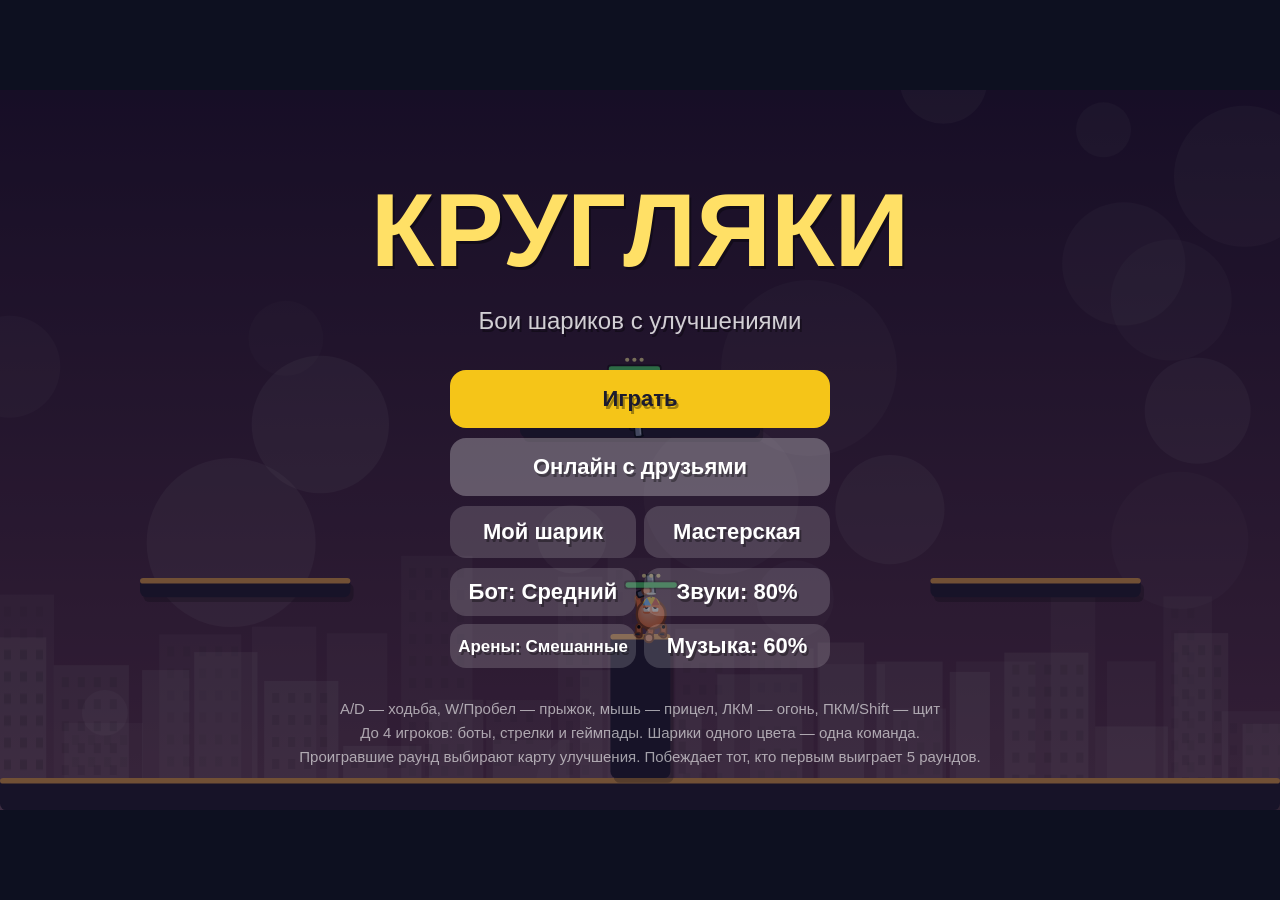
<file: index.html>
<!doctype html>
<html lang="ru">
<head>
<meta charset="utf-8">
<meta name="viewport" content="width=device-width,initial-scale=1,maximum-scale=1,user-scalable=no">
<title>Кругляки</title>
<style>
  html,body{margin:0;height:100%;background:#0d1020;overflow:hidden;touch-action:none;
    user-select:none;-webkit-user-select:none;-webkit-touch-callout:none;-webkit-tap-highlight-color:transparent}
  #code{position:fixed;left:50%;top:50%;transform:translate(-50%,-50%);display:none;font:bold 40px Verdana,sans-serif;text-align:center;
    letter-spacing:8px;text-transform:uppercase;width:260px;padding:10px;border-radius:14px;border:3px solid #f5c518;background:#1b1f3a;color:#fff;outline:none;z-index:2}
  #aname{position:fixed;left:50%;top:8px;transform:translateX(-50%);display:none;font:bold 18px Verdana,sans-serif;text-align:center;
    width:240px;padding:6px 10px;border-radius:10px;border:2px solid #f5c518;background:#1b1f3a;color:#fff;outline:none;z-index:2}
  #ws{position:fixed;left:50%;top:50%;transform:translate(-50%,-50%);display:none;width:min(920px,96vw);max-height:94vh;overflow:auto;box-sizing:border-box;
    padding:18px 22px;background:rgba(16,19,40,.97);border:2px solid rgba(255,255,255,.12);border-radius:18px;color:#fff;font:15px Verdana,sans-serif;z-index:3;user-select:text;-webkit-user-select:text}
  #ws h1{margin:0 0 4px;color:#ffe066;font-size:30px} #ws h2{font-size:19px;margin:18px 0 8px;display:flex;align-items:center;gap:12px}
  #ws .sub{color:rgba(255,255,255,.65);margin:4px 0} #ws .msg{background:rgba(245,197,24,.15);border-radius:10px;padding:8px 12px}
  #ws .empty{color:rgba(255,255,255,.45)} #ws button{font:bold 14px Verdana,sans-serif;padding:8px 12px;border-radius:10px;border:0;background:rgba(255,255,255,.14);color:#fff;cursor:pointer}
  #ws button:hover{background:rgba(255,255,255,.24)} #ws button.acc{background:#f5c518;color:#1b1b2f} #ws button.del{background:rgba(255,90,90,.25)}
  #ws .row{display:flex;align-items:center;gap:8px;padding:8px;border-radius:12px;background:rgba(255,255,255,.05);margin:6px 0;flex-wrap:wrap}
  #ws .dot{width:18px;height:18px;border-radius:50%;flex:none} #ws .info{flex:1;min-width:160px} #ws .info small{display:block;color:rgba(255,255,255,.6)}
  #ws .sw{white-space:nowrap} #ws textarea{width:100%;box-sizing:border-box;min-height:64px;border-radius:10px;background:#0b0d1e;color:#fff;border:1px solid rgba(255,255,255,.2);padding:8px;font:13px monospace}
  #ws .imp{display:flex;gap:8px;align-items:flex-start} #ws .bottom{display:flex;gap:10px;margin-top:18px}
  #ws .cardedit{display:flex;gap:20px;flex-wrap:wrap} #ws .preview{width:220px;height:300px;border-radius:16px;padding:16px;box-sizing:border-box;text-align:center;flex:none}
  #ws .preview .ic{width:80px;height:80px;border-radius:50%;background:rgba(255,255,255,.18);margin:10px auto;font:bold 44px Verdana;line-height:80px}
  #ws .preview b{font-size:20px} #ws .form{flex:1;min-width:260px} #ws .fx{display:flex;align-items:center;gap:10px;margin:6px 0}
  #ws .fx span{width:190px;flex:none} #ws .fx input[type=range]{flex:1} #ws .fx output{width:56px;text-align:right}
  #ws canvas{position:static;transform:none;flex:none} #ws .opts{display:flex;flex-wrap:wrap;gap:8px} #ws .opts button.on{outline:3px solid #f5c518} #ws .swatch{width:38px;height:38px;border-radius:50%;padding:0}
  #ws input[type=text]{flex:1;font:15px Verdana;padding:6px;border-radius:8px;border:1px solid rgba(255,255,255,.3);background:#0b0d1e;color:#fff}
  canvas{position:absolute;left:50%;top:50%;transform:translate(-50%,-50%);display:block;outline:none}
</style>
<!-- Yandex Games SDK: на хостинге Яндекс Игр файл /sdk.js доступен автоматически. Локально он не загрузится, игра работает без него. -->
<script src="vk-bridge.min.js"></script>
<script src="platform-vk.js"></script>
<!-- PeerJS (WebRTC) для онлайна по коду комнаты, лежит рядом в архиве -->
<script src="peerjs.min.js"></script>
<!-- звуки и музыка (эффекты Kenney, CC0; музыка своя) -->
<script src="sounds.js"></script>
</head>
<body>
<canvas id="c" tabindex="0"></canvas>
<div id="ws"></div>
<input id="aname" maxlength="18" placeholder="Название арены">
<input id="code" maxlength="5" autocomplete="off" spellcheck="false" placeholder="КОД">
<script>
(() => {
'use strict';

// ---------- базовое ----------
const W = 1280, H = 720, G = 1700, WIN_ROUNDS = 5, SUDDEN = 35;
// арены крупнее экрана: мир 1600×900, камера показывает его целиком (шарики относительно арены меньше)
const AW = 1600, AH = 900, DY = AH - H, FY = 680 + DY, AK = AW / W;
const cv = document.getElementById('c'), ctx = cv.getContext('2d');
let S = 1, DPR = 1;
function resize() {
  DPR = Math.min(window.devicePixelRatio || 1, 2);
  S = Math.min(innerWidth / W, innerHeight / H);
  cv.style.width = W * S + 'px'; cv.style.height = H * S + 'px';
  cv.width = Math.round(W * S * DPR); cv.height = Math.round(H * S * DPR);
}
addEventListener('resize', resize); resize();

const rnd = (a, b) => a + Math.random() * (b - a);
const clamp = (v, a, b) => v < a ? a : v > b ? b : v;
const wrapA = x => ((x + Math.PI) % (2 * Math.PI) + 2 * Math.PI) % (2 * Math.PI) - Math.PI;
const lerpA = (a, b, t) => a + wrapA(b - a) * t;
const pick = arr => arr[Math.floor(Math.random() * arr.length)];

// ---------- ввод ----------
const keys = new Set(), pressed = new Set();
addEventListener('keydown', e => {
  if (e.target && (e.target.tagName === 'INPUT' || e.target.tagName === 'TEXTAREA')) return;
  if (!keys.has(e.code)) pressed.add(e.code);
  keys.add(e.code);
  if (['Space','ArrowUp','ArrowDown','ArrowLeft','ArrowRight','Tab','Enter'].includes(e.code)) e.preventDefault();
  audio.unlock();
});
addEventListener('keyup', e => keys.delete(e.code));
addEventListener('blur', () => { keys.clear(); mouse.down = false; mouse.right = false; });

const mouse = { x: W / 2, y: H / 2, down: false, right: false, rightPressed: false, clicked: false, used: false };
function toGame(cx, cy) { const r = cv.getBoundingClientRect(); return { x: (cx - r.left) / S, y: (cy - r.top) / S }; }
cv.addEventListener('mousemove', e => { const p = toGame(e.clientX, e.clientY); mouse.x = p.x; mouse.y = p.y; mouse.used = true; });
cv.addEventListener('mousedown', e => {
  audio.unlock(); cv.focus();
  const p = toGame(e.clientX, e.clientY); mouse.x = p.x; mouse.y = p.y; mouse.used = true;
  if (e.button === 0) { mouse.down = true; mouse.clicked = true; }
  if (e.button === 2) { mouse.right = true; mouse.rightPressed = true; }
});
addEventListener('mouseup', e => { if (e.button === 0) mouse.down = false; if (e.button === 2) mouse.right = false; });
cv.addEventListener('contextmenu', e => e.preventDefault());

// сенсорное управление
let isTouch = ('ontouchstart' in window) || navigator.maxTouchPoints > 0;
const TB = {
  left:  { x: 95,   y: 630, r: 58, label: '◀' },
  right: { x: 235,  y: 630, r: 58, label: '▶' },
  jump:  { x: 1185, y: 625, r: 74, label: '▲' },
  block: { x: 1045, y: 668, r: 54, label: '◯' },
  pause: { x: 1236, y: 40,  r: 28, label: 'II' },
};
const touches = new Map(); // id -> {role, x, y}
const touchPressed = new Set();
function touchRole(x, y) {
  for (const k of ['jump','block','pause']) { const b = TB[k]; if (Math.hypot(x - b.x, y - b.y) < b.r + 14) return k; }
  if (x < W * 0.4 && y > H * 0.35) return 'stick';
  return 'aim';
}
function onTouch(e, type) {
  e.preventDefault(); audio.unlock(); isTouch = true;
  for (const t of e.changedTouches) {
    const p = toGame(t.clientX, t.clientY);
    if (game.scene === 'arenaEdit') { mouse.x = p.x; mouse.y = p.y; if (type === 'start') { mouse.down = true; mouse.clicked = true; } else if (type !== 'move') mouse.down = false; continue; }
    if (type === 'start') {
      const role = touchRole(p.x, p.y);
      touches.set(t.identifier, { role, x: p.x, y: p.y, ox: p.x, oy: p.y, jumped: false });
      touchPressed.add(role);
      mouse.x = p.x; mouse.y = p.y; mouse.clicked = true;
    } else if (type === 'move') {
      const o = touches.get(t.identifier); if (!o) continue;
      o.x = p.x; o.y = p.y;
      if (o.role === 'aim') { const dx = p.x - o.ox, dy = p.y - o.oy, d = Math.hypot(dx, dy); if (d > STICK_R) { o.ox = p.x - dx / d * STICK_R; o.oy = p.y - dy / d * STICK_R; } }
      if (o.role === 'stick') { // стик плавающий: основание там, где коснулись, и подтягивается за пальцем
        const dx = p.x - o.ox, dy = p.y - o.oy, d = Math.hypot(dx, dy), R = STICK_R;
        if (d > R) { o.ox = p.x - dx / d * R; o.oy = p.y - dy / d * R; }
        // резкий толчок стика вверх — прыжок (кнопка ▲ тоже работает)
        if (p.y - o.oy < -STICK_R * .7 && !o.jumped) { o.jumped = true; touchPressed.add('jump'); }
        else if (p.y - o.oy > -STICK_R * .35) o.jumped = false;
      }
    } else touches.delete(t.identifier);
  }
}
cv.addEventListener('touchstart', e => onTouch(e, 'start'), { passive: false });
cv.addEventListener('touchmove', e => onTouch(e, 'move'), { passive: false });
cv.addEventListener('touchend', e => onTouch(e, 'end'), { passive: false });
cv.addEventListener('touchcancel', e => onTouch(e, 'end'), { passive: false });
const STICK_R = 60, STICK_HOME = { x: 165, y: 600 };
// правый стик: направление — прицел, удержание — огонь; простое касание без сдвига — автоприцел в ближайшего врага
function touchAim(p, t) { const dx = t.x - t.ox, dy = t.y - t.oy; return Math.hypot(dx, dy) > 14 ? Math.atan2(dy, dx) : autoAim(p, 0); }
function touchState() {
  const s = { left: false, right: false, aim: null };
  for (const t of touches.values()) {
    if (t.role === 'stick') { const dx = t.x - t.ox; if (dx < -STICK_R * .25) s.left = true; if (dx > STICK_R * .25) s.right = true; s.stick = t; s.up = t.y - t.oy < -STICK_R * .35; }
    if (t.role === 'aim') s.aim = t;
  }
  return s;
}

// ---------- звук ----------
const VOLS = [0, .2, .4, .6, .8, 1];
const audio = {
  ctx: null, master: null, sfxBus: null, musBus: null, muted: false, adMute: false, last: {}, buf: {}, music: null,
  vol: (() => { try { const v = JSON.parse(localStorage.getItem('sharoboy_vol') || 'null'); if (v && VOLS.includes(v.s) && VOLS.includes(v.m)) return v; } catch (e) {} return { s: .8, m: .6 }; })(),
  unlock() {
    if (!this.ctx) {
      try {
        this.ctx = new (window.AudioContext || window.webkitAudioContext)();
        this.master = this.ctx.createGain(); this.master.connect(this.ctx.destination);
        this.sfxBus = this.ctx.createGain(); this.sfxBus.connect(this.master);
        this.musBus = this.ctx.createGain(); this.musBus.connect(this.master);
        this.setMute(); this.load();
      } catch (e) { this.ctx = null; }
    }
    if (this.ctx && this.ctx.state === 'suspended' && !document.hidden) this.ctx.resume();
  },
  load() { // звуки лежат в sounds.js (base64 mp3); если файла нет — остаются синтезированные
    const src = window.KR_SND; if (!src) return;
    for (const k of Object.keys(src)) {
      try {
        const bin = atob(src[k]), u8 = new Uint8Array(bin.length); for (let i = 0; i < bin.length; i++) u8[i] = bin.charCodeAt(i);
        const done = b => { this.buf[k] = b; if (k === 'music') this.startMusic(); };
        const pr = this.ctx.decodeAudioData(u8.buffer, done, () => {}); if (pr && pr.catch) pr.catch(() => {});
      } catch (e) {}
    }
  },
  startMusic() {
    if (!this.ctx || this.music || !this.buf.music) return;
    const s = this.ctx.createBufferSource(); s.buffer = this.buf.music; s.loop = true;
    s.connect(this.musBus); s.start(); this.music = s;
  },
  setVol(kind, v) { this.vol[kind] = v; try { localStorage.setItem('sharoboy_vol', JSON.stringify(this.vol)); } catch (e) {} this.setMute(); },
  nextVol(kind) { this.setVol(kind, VOLS[(VOLS.indexOf(this.vol[kind]) + 1) % VOLS.length]); if (kind === 's') sfx.shoot(); },
  setMute() {
    if (!this.master) return;
    this.master.gain.value = (this.muted || this.adMute || document.hidden) ? 0 : 1;
    this.sfxBus.gain.value = this.vol.s * .5; this.musBus.gain.value = this.vol.m * .3;
  },
  play(name, vol = 1, rate = 1) { // сэмпл; false — если его нет (тогда играет синтез)
    const b = this.buf[name]; if (!b) return false;
    if (!this.ctx || this.muted || this.adMute) return true;
    const s = this.ctx.createBufferSource(), g = this.ctx.createGain();
    s.buffer = b; s.playbackRate.value = rate; g.gain.value = vol;
    s.connect(g); g.connect(this.sfxBus); s.start(); return true;
  },
  ok(name, gap) { const t = performance.now(); if (this.last[name] && t - this.last[name] < gap) return false; this.last[name] = t; return true; },
  tone(f, dur, type = 'square', vol = .2, slide = 1) {
    if (!this.ctx || this.muted || this.adMute) return;
    const t = this.ctx.currentTime, o = this.ctx.createOscillator(), g = this.ctx.createGain();
    o.type = type; o.frequency.setValueAtTime(f, t);
    if (slide !== 1) o.frequency.exponentialRampToValueAtTime(Math.max(30, f * slide), t + dur);
    g.gain.setValueAtTime(vol, t); g.gain.exponentialRampToValueAtTime(0.001, t + dur);
    o.connect(g); g.connect(this.sfxBus); o.start(t); o.stop(t + dur + .02);
  },
  noise(dur, vol = .3, freq = 1000) {
    if (!this.ctx || this.muted || this.adMute) return;
    const n = Math.floor(this.ctx.sampleRate * dur), buf = this.ctx.createBuffer(1, n, this.ctx.sampleRate), d = buf.getChannelData(0);
    for (let i = 0; i < n; i++) d[i] = (Math.random() * 2 - 1) * (1 - i / n);
    const src = this.ctx.createBufferSource(), f = this.ctx.createBiquadFilter(), g = this.ctx.createGain();
    src.buffer = buf; f.type = 'bandpass'; f.frequency.value = freq; f.Q.value = .8; g.gain.value = vol;
    src.connect(f); f.connect(g); g.connect(this.sfxBus); src.start();
  },
};
const sfx = {
  shoot() { if (audio.ok('shoot', 40) && !audio.play('shot', .55, rnd(.94, 1.08))) audio.tone(rnd(480, 560), .08, 'square', .09, .45); },
  hit()   { if (!audio.play('hit', .9, rnd(.92, 1.08))) { audio.noise(.12, .35, 900); audio.tone(200, .12, 'sawtooth', .12, .5); } },
  jump()  { if (audio.ok('jump', 60) && !audio.play('jump', .35, rnd(.95, 1.1))) audio.tone(320, .1, 'sine', .14, 1.9); },
  block() { audio.tone(950, .16, 'triangle', .18, .55); },
  bounce(){ if (audio.ok('bnc', 50)) audio.tone(700, .05, 'sine', .08, 1.4); },
  boom()  { if (audio.ok('boom', 50) && !audio.play('boom', 1, rnd(.9, 1.05))) audio.noise(.4, .5, 260); },
  die()   { if (!audio.play('die', .8)) { audio.noise(.5, .45, 500); audio.tone(400, .45, 'sawtooth', .15, .2); } },
  tick()  { audio.tone(660, .09, 'sine', .14); },
  go()    { audio.tone(990, .2, 'square', .12); },
  card()  { audio.tone(520, .08, 'triangle', .15); setTimeout(() => audio.tone(780, .12, 'triangle', .15), 70); },
  win()   { [523, 659, 784, 1046].forEach((f, i) => setTimeout(() => audio.tone(f, .2, 'triangle', .16), i * 110)); },
};
for (const k of Object.keys(sfx)) { const f = sfx[k]; sfx[k] = (...a) => { if (net.role === 'host' && k !== 'tick') net.ev.push(['s', k]); f(...a); }; }
const net = { role: null, peer: null, conn: null, code: '', status: '', ev: [], lastSend: 0, acc: { j: false, b: false }, pickSent: false, lv: -1, guests: [], started: false, me: 0, fillBots: false, notice: null };
document.addEventListener('visibilitychange', () => {
  audio.setMute();
  if (audio.ctx) { document.hidden ? audio.ctx.suspend() : audio.ctx.resume(); }
  if (document.hidden && game.scene === 'game') game.paused = true;
});

// ---------- Yandex Games SDK ----------
const YA = {
  sdk: null, gp: false,
  async init() {
    try {
      if (window.YaGames) {
        this.sdk = await window.YaGames.init();
        this.sdk.on && this.sdk.on('game_api_pause', () => { game.sdkPause = true; audio.adMute = true; audio.setMute(); });
        this.sdk.on && this.sdk.on('game_api_resume', () => { game.sdkPause = false; audio.adMute = false; audio.setMute(); });
      }
    } catch (e) { console.warn('Yandex SDK недоступен', e); }
    try { this.sdk && this.sdk.features.LoadingAPI.ready(); } catch (e) {}
  },
  setGameplay(on) {
    if (on === this.gp) return; this.gp = on;
    try { if (this.sdk) on ? this.sdk.features.GameplayAPI.start() : this.sdk.features.GameplayAPI.stop(); } catch (e) {}
  },
  // реклама не чаще раза в 3 минуты и не раньше чем через 3 минуты после запуска
  adGap: 180000, lastAd: performance.now(),
  showAd(cb) {
    if (!this.sdk || performance.now() - this.lastAd < this.adGap) { cb(); return; }
    this.lastAd = performance.now();
    let done = false;
    const fin = () => { if (done) return; done = true; audio.adMute = false; audio.setMute(); game.sdkPause = false; cb(); };
    try {
      this.sdk.adv.showFullscreenAdv({ callbacks: {
        onOpen: () => { audio.adMute = true; audio.setMute(); game.sdkPause = true; },
        onClose: fin, onError: fin, onOffline: fin,
      } });
    } catch (e) { fin(); }
  },
  // реклама за награду (по желанию игрока): есть только там, где площадка её умеет
  canReward() { return !!(this.sdk && this.sdk.adv && this.sdk.adv.showRewardedVideo); },
  showReward(onReward) {
    if (!this.canReward()) return;
    let done = false, got = false;
    const fin = () => { if (done) return; done = true; audio.adMute = false; audio.setMute(); game.sdkPause = false; if (got) onReward(); };
    try {
      this.sdk.adv.showRewardedVideo({ callbacks: {
        onOpen: () => { audio.adMute = true; audio.setMute(); game.sdkPause = true; },
        onRewarded: () => { got = true; },
        onClose: fin, onError: fin,
      } });
    } catch (e) { fin(); }
  },
};

// ---------- карты улучшений ----------
function baseStats() {
  return { dmg: 22, fireDelay: .32, reload: 1.3, ammo: 3, bSpeed: 950, bR: 4.5, bGrav: 700, bounces: 0, count: 1,
    spread: .14, lifesteal: 0, explode: 0, homing: 0, knock: 1, speed: 380, jump: 640, airJumps: 1,
    blockCd: 3.2, thorns: 0, regen: 0, ghost: false, rocket: 0, size: 1, hpMul: 1,
    slow: 0, poison: 0, pierce: 0, split: 0, blink: 0, reflect: false, last: false, grow: 0, recoil: 0, blockHeal: 0, burst: 0,
    edgeImmune: false, armor: 0, blockDur: .22, wave: false, martyr: false, refund: false, dmgTaken: 1 };
}
const CARDS = [
  { id: 'heavy',  name: 'Тяжёлый калибр', col: '#e0574f', desc: '+70% урона. Пули крупнее и медленнее, перезарядка дольше.', apply: s => { s.dmg *= 1.7; s.bSpeed *= .8; s.reload += .3; s.bR *= 1.25; } },
  { id: 'mg',     name: 'Пулемётчик',     col: '#f0a53a', desc: 'Стреляешь вдвое чаще, +2 патрона, но −35% урона.', apply: s => { s.fireDelay *= .5; s.ammo += 2; s.dmg *= .65; } },
  { id: 'bounce', name: 'Попрыгунчик',    col: '#55c3f0', desc: 'Пули отскакивают от стен ещё 2 раза.', apply: s => { s.bounces += 2; } },
  { id: 'fan',    name: 'Веер',           col: '#f07ab8', desc: '+2 пули за выстрел веером, −40% урона каждой.', apply: s => { s.count += 2; s.dmg *= .6; s.spread += .05; } },
  { id: 'donut',  name: 'Пончик',         col: '#c98a5a', desc: '+60% здоровья, но шарик крупнее и чуть медленнее.', apply: s => { s.hpMul *= 1.6; s.size *= 1.2; s.speed *= .94; } },
  { id: 'leech',  name: 'Кровопийца',     col: '#b63a5a', desc: 'Возвращает тебе 35% нанесённого урона.', apply: s => { s.lifesteal += .35; } },
  { id: 'pop',    name: 'Хлопушка',       col: '#ff7b2e', desc: 'Пули взрываются при попадании (радиус 75).', apply: s => { s.explode += 75; s.dmg *= .85; } },
  { id: 'sniff',  name: 'Нюхач',          col: '#8fd14f', desc: 'Пули сами поворачивают к врагу, которого видят.', apply: s => { s.homing += 1.3; s.bSpeed *= .85; } },
  { id: 'spring', name: 'Пружинка',       col: '#7be0c3', desc: '+1 прыжок в воздухе и прыжки на 15% выше.', apply: s => { s.airJumps += 1; s.jump *= 1.15; } },
  { id: 'mag',    name: 'Запасливый',     col: '#d6c35a', desc: '+3 патрона и перезарядка на 25% быстрее.', apply: s => { s.ammo += 3; s.reload *= .75; } },
  { id: 'sniper', name: 'Снайпер',        col: '#9aa7ff', desc: 'Пули в 1,7 раза быстрее, почти не падают, +25% урона.', apply: s => { s.bSpeed *= 1.7; s.bGrav *= .3; s.dmg *= 1.25; s.fireDelay *= 1.15; } },
  { id: 'hedge',  name: 'Ёжик',           col: '#a0763f', desc: 'Щит выпускает 8 пуль во все стороны. Перезарядка щита +0,8 с.', apply: s => { s.thorns += 8; s.blockCd += .8; } },
  { id: 'jetsh',  name: 'Реактивный щит', col: '#4fd6ff', desc: 'Щит перезаряжается на 30% быстрее, но держится на 25% меньше.', apply: s => { s.blockCd *= .7; s.blockDur *= .75; } },
  { id: 'ram',    name: 'Таран',          col: '#d1d1d1', desc: 'Попадания отбрасывают врага в 2,5 раза сильнее.', apply: s => { s.knock *= 2.5; s.dmg *= 1.1; } },
  { id: 'melon',  name: 'Арбуз',          col: '#4caf50', desc: 'Пули в 2 раза больше и на 20% больнее, но медленнее.', apply: s => { s.bR *= 2; s.dmg *= 1.2; s.bSpeed *= .85; } },
  { id: 'quick',  name: 'Шустрик',        col: '#ffe066', desc: '+30% скорости, шарик меньше, −20% здоровья.', apply: s => { s.speed *= 1.3; s.size *= .8; s.hpMul *= .8; } },
  { id: 'regen',  name: 'Живучесть',      col: '#ff9eb0', desc: 'Восстанавливаешь 5 здоровья в секунду.', apply: s => { s.regen += 5; } },
  { id: 'frost',  name: 'Ледышка',        col: '#9fe3ff', desc: 'Попадание замедляет врага на 40% на 1,5 секунды.', apply: s => { s.slow = Math.min(.7, s.slow + .4); } },
  { id: 'venom',  name: 'Жгучка',         col: '#7ed957', desc: 'Попадание отравляет: 4 урона в секунду 3 секунды.', apply: s => { s.poison += 4; } },
  { id: 'needle', name: 'Игла',           col: '#c7d2fe', desc: 'Пуля пробивает одного врага и летит дальше.', apply: s => { s.pierce += 1; } },
  { id: 'shard',  name: 'Осколки',        col: '#b0bec5', desc: 'Ударившись о стену, пуля разлетается на 3 осколка.', apply: s => { s.split += 3; } },
  { id: 'blink',  name: 'Рывок',          col: '#80deea', desc: 'Щит переносит тебя на 200 вперёд по прицелу. Перезарядка щита +0,6 с.', apply: s => { s.blink += 200; s.blockCd += .6; } },
  { id: 'mirror', name: 'Зеркальце',      col: '#e1f5fe', desc: 'Щит отражает пули обратно в стрелка. Перезарядка щита +1,2 с.', apply: s => { s.reflect = true; s.blockCd += 1.2; }, unique: true },
  { id: 'last',   name: 'Последний шанс', col: '#ff6b6b', desc: 'Когда здоровья меньше 30%: +60% урона и +30% скорости.', apply: s => { s.last = true; }, unique: true },
  { id: 'grow',   name: 'Разгон',         col: '#ffab40', desc: 'Пуля набирает урон в полёте: +100% за каждую секунду.', apply: s => { s.grow += 1; } },
  { id: 'kick',   name: 'Отдача',         col: '#a1887f', desc: 'Выстрел сильно толкает тебя назад. Можно летать!', apply: s => { s.recoil += 420; s.airJumps += 1; } },
  { id: 'patch',  name: 'Пластырь',       col: '#f8bbd0', desc: 'Щит лечит 20 здоровья. Перезарядка щита +1 с.', apply: s => { s.blockHeal += 20; s.blockCd += 1; } },
  { id: 'burst',  name: 'Очередь',        col: '#ffcc80', desc: 'Каждый выстрел — очередь из 3 пуль, урон −40%.', apply: s => { s.burst += 2; s.dmg *= .6; } },
  { id: 'tramp',  name: 'Батут',          col: '#ce93d8', desc: 'Края карты не ранят, а только отбрасывают. +1 прыжок.', apply: s => { s.edgeImmune = true; s.airJumps += 1; } },
  { id: 'armor',  name: 'Панцирь',        col: '#90a4ae', desc: 'Получаешь на 30% меньше урона, но медленнее на 15%.', apply: s => { s.armor = Math.min(.6, s.armor + .3); s.speed *= .85; } },
  { id: 'rage',   name: 'Берсерк',        col: '#ef5350', desc: 'Стреляешь на 40% чаще, но получаешь на 20% больше урона.', apply: s => { s.fireDelay /= 1.4; s.dmgTaken *= 1.2; } },
  { id: 'meteor', name: 'Метеор',         col: '#ff8a65', desc: 'Пули тяжёлые: падают быстрее, но +60% урона и крупнее.', apply: s => { s.bGrav *= 2.5; s.dmg *= 1.6; s.bR *= 1.3; } },
  { id: 'wave',   name: 'Волна',          col: '#4dd0e1', desc: 'Щит отбрасывает всех врагов рядом. Перезарядка щита +0,8 с.', apply: s => { s.wave = true; s.blockCd += .8; }, unique: true },
  { id: 'longsh', name: 'Долгий щит',     col: '#b2ebf2', desc: 'Щит держится на 40% дольше, но перезаряжается на 1,5 с дольше.', apply: s => { s.blockDur *= 1.4; s.blockCd += 1.5; } },
  { id: 'martyr', name: 'Прощальный хлопок', col: '#ff7043', desc: 'Погибая, ты взрываешься (радиус 130).', apply: s => { s.martyr = true; }, unique: true },
  { id: 'refund', name: 'Самозарядка',    col: '#fff59d', desc: 'Каждое попадание возвращает патрон.', apply: s => { s.refund = true; }, unique: true },
  { id: 'giant',  name: 'Великан',        col: '#8d6e63', desc: '+80% здоровья, +20% урона, шарик огромный и медленный.', apply: s => { s.hpMul *= 1.8; s.dmg *= 1.2; s.size *= 1.4; s.speed *= .85; } },
  { id: 'ghost',  name: 'Призрак',        col: '#b9a6ff', desc: 'Пули летят сквозь стены, но каждая стена забирает 40% урона. −25% урона.', apply: s => { s.ghost = true; s.dmg *= .75; }, unique: true },
  { id: 'rocket', name: 'Пуля-ракета',    col: '#ff5a36', desc: 'Пуля застревает во враге на 0,6 с и толкает его. Пули медленнее.', apply: s => { s.rocket = 1; s.bSpeed *= .8; s.bR *= 1.15; s.dmg *= .9; }, unique: true },
];
// выдача карт: недавно показанные этому игроку и уже взятые попадаются реже — больше разнообразия
function offerCards(p) {
  const pool = cardPool().filter(c => !(c.unique && p.cards.includes(c)));
  const recent = p.seenOffers || [];
  const wt = c => (recent[0] && recent[0].includes(c.id) ? .08 : recent[1] && recent[1].includes(c.id) ? .3 : 1) * (p.cards.includes(c) ? .5 : 1);
  const out = [];
  while (out.length < 5 && pool.length) {
    let sum = 0; for (const c of pool) sum += wt(c);
    let x = Math.random() * sum, i = 0;
    for (; i < pool.length - 1; i++) { x -= wt(pool[i]); if (x <= 0) break; }
    out.push(pool.splice(i, 1)[0]);
  }
  p.seenOffers = [out.map(c => c.id)].concat(recent).slice(0, 2);
  return out;
}

// ---------- уровни ----------
const LEVELS = [
  { name: 'Поляна', sky: ['#14213d', '#2f5d7c'], plat: '#23324f', top: '#7fd1a8',
    rects: [[0,680,1280,40],[200,500,250,24],[830,500,250,24],[515,340,250,24]], spawns: [[160,620],[1120,620],[325,440],[955,440]] },
  { name: 'Столб', sky: ['#2a1438', '#6a3a5c'], plat: '#2b1f3d', top: '#f2a65a',
    rects: [[0,680,1280,40],[610,500,60,180],[140,430,210,24],[930,430,210,24],[520,230,240,24]], spawns: [[200,620],[1080,620],[245,370],[1035,370]] },
  { name: 'Лесенка', sky: ['#10302b', '#2e6b5a'], plat: '#173a33', top: '#c6f07a',
    rects: [[0,680,1280,40],[90,560,170,24],[300,450,170,24],[810,450,170,24],[1020,560,170,24],[555,300,170,24]], spawns: [[175,500],[1105,500],[385,390],[895,390]] },
  { name: 'Острова', sky: ['#0e1a3a', '#3b3f8f'], plat: '#262a5a', top: '#9ad7ff',
    rects: [[90,560,390,30],[800,560,390,30],[540,410,200,24],[270,300,150,24],[860,300,150,24]], spawns: [[285,500],[995,500],[345,240],[935,240]] },
  { name: 'Ящики', sky: ['#3a2410', '#8a5a2a'], plat: '#3a2a1a', top: '#ffd27a',
    rects: [[0,680,1280,40],[300,560,90,120],[890,560,90,120],[555,450,170,24],[0,360,190,24],[1090,360,190,24]], spawns: [[150,620],[1130,620],[95,300],[1185,300]] },
  { name: 'Башни', sky: ['#1a1a2e', '#4a4e69'], plat: '#22223b', top: '#ff8fab',
    rects: [[0,680,1280,40],[300,470,40,210],[940,470,40,210],[90,570,150,20],[1040,570,150,20],[540,520,200,24],[540,300,200,24]], spawns: [[160,620],[1120,620],[640,460],[640,240]] },
];
const BORDERS = [[-60,-600,60,AH + 700],[AW,-600,60,AH + 700]];
let level = null, rects = [], decor = [];
// генератор случайных арен: симметричные ярусы, каждый достижим одним прыжком с нижнего
function seededRng(a) { return () => { a |= 0; a = a + 0x6D2B79F5 | 0; let t = Math.imul(a ^ a >>> 15, 1 | a); t = t + Math.imul(t ^ t >>> 7, 61 | t) ^ t; return ((t ^ t >>> 14) >>> 0) / 4294967296; }; }
function genLevel(seed) {
  const R = seededRng(seed), rn = (a, b) => a + R() * (b - a), ri = (a, b) => Math.floor(rn(a, b + 1));
  const t = LEVELS[ri(0, LEVELS.length - 1)];
  const rects = [], mirror = (x, w) => AW - x - w;
  const addPair = (x, y, w, h) => { if (x + w >= AW / 2 - 4) { const cw = Math.max(w, 120); rects.push([AW / 2 - cw / 2, y, cw, h]); return [[AW / 2 - cw / 2, y, cw, h]]; } rects.push([x, y, w, h], [mirror(x, w), y, w, h]); return [[x, y, w, h]]; };
  const ft = R(); let base, baseY;
  if (ft < .3) { rects.push([0, FY, AW, 40]); base = [[0, FY, AW / 2, 40]]; baseY = FY; }
  else if (ft < .48) { const g = ri(150, 260); base = addPair(0, FY, AW / 2 - g / 2, 40); baseY = FY; }
  else if (ft < .65) { const a = ri(220, 380), g = ri(130, 190); base = addPair(0, FY, a, 40).concat(addPair(a + g, FY, AW / 2 - a - g, 40)); baseY = FY; }
  else { baseY = ri(590 + DY, 630 + DY); base = addPair(ri(50, 140), baseY, ri(230, 360), 30); if (R() < .6) rects.push([AW / 2 - 80, baseY - ri(0, 40), 160, 24]); }
  const tiers = [base]; let y = baseY;
  while (true) {
    y -= ri(108, 128); if (y < 175 || (tiers.length >= 3 && R() < .22)) break;
    const below = tiers[tiers.length - 1].concat(rects.filter(r => Math.abs(r[1] - (y + 118)) < 25 && r[0] < AW / 2 + 10 && r[0] + r[2] > AW / 2 - 10)), row = [];
    const n = R() < .45 ? 2 : 1;
    for (let k = 0; k < n * 6 && row.length < n; k++) {
      const b = below[ri(0, below.length - 1)], w = ri(130, 250);
      const x = Math.round(clamp(rn(b[0] - 130, b[0] + b[2] + 130 - w), 30, AW / 2 - 30));
      if (row.some(r => x < r[0] + r[2] + 70 && x + w > r[0] - 70)) continue;
      row.push(...addPair(x, y, w, 24));
    }
    if (!row.length) row.push(...addPair(AW / 2 - 100, y, 200, 24));
    tiers.push(row);
  }
  // столбы-укрытия на полу, только там, где над ними нет платформы
  if (baseY === FY && R() < .45) {
    const pw = ri(40, 70), ph = ri(80, 130), px = ri(320, 500);
    if (!rects.some(r => r[1] < FY && r[1] > FY - ph - 70 && px < r[0] + r[2] + 40 && px + pw > r[0] - 40) && rects.some(r => r[1] === FY && px >= r[0] && px + pw <= r[0] + r[2])) addPair(px, FY - ph, pw, ph);
  }
  const sp = (r, f) => [Math.round(r[0] + r[2] * f), r[1] - 40];
  const b0 = base[0], hi = tiers.length > 2 ? tiers[ri(1, tiers.length - 2)][0] : tiers[tiers.length - 1][0];
  const s1 = baseY === FY && b0[2] > 400 ? [ri(110, 240), 640 + DY] : sp(b0, .4), s2 = sp(hi, .5);
  const spawns = [s1, [AW - s1[0], s1[1]], s2, [AW - s2[0], s2[1]]];
  return { name: 'Случайная арена', sky: t.sky, plat: t.plat, top: t.top, rects: rects.map(r => r.map(Math.round)), spawns, gen: true };
}
const ARENA_MODES = { mix: 'Смешанные', random: 'Случайные', fixed: 'Готовые' };
function bigLevel(L) {
  const fx = x => Math.round(x * AK), fy = y => y + DY;
  return { ...L, rects: L.rects.map(([x, y, w, h]) => [fx(x), fy(y), Math.round(w * AK), h]), spawns: L.spawns.map(([x, y]) => [fx(x), fy(y)]),
    props: L.props ? L.props.map(([t, x, y]) => [t, fx(x), t === 'swing' ? y : fy(y)]) : L.props };
}
// ненавязчивый случайный фон арены: полупрозрачные силуэты (холмы, город, лес, облака, кристаллы, планеты)
let backdrop = null;
function makeBackdrop() {
  const kind = pick(['hills', 'city', 'forest', 'clouds', 'crystals', 'planets']), items = [];
  if (kind === 'hills') for (let l = 0; l < 2; l++) { const pts = []; for (let x = -40; x <= W + 40; x += 40) pts.push([x, H * (.62 + l * .12) - Math.sin(x / rnd(120, 200) + l * 2) * rnd(30, 50) - Math.random() * 18]); items.push({ pts, a: .07 + l * .03 }); }
  if (kind === 'city') for (let l = 0; l < 2; l++) { let x = -20; while (x < W + 20) { const w = rnd(40, 90), h = rnd(80, 260) * (1 - l * .3); items.push({ x, w, h, l, a: .06 + l * .04, win: Math.random() < .6 }); x += w + rnd(4, 18); } }
  if (kind === 'forest') for (let i = 0; i < 26; i++) items.push({ x: rnd(-20, W + 20), h: rnd(90, 230), w: rnd(40, 80), a: rnd(.05, .1) });
  if (kind === 'clouds') for (let i = 0; i < 9; i++) items.push({ x: rnd(0, W), y: rnd(60, H * .6), s: rnd(.6, 1.6), a: rnd(.05, .1), sp: rnd(4, 12) });
  if (kind === 'crystals') for (let i = 0; i < 18; i++) items.push({ x: rnd(0, W), w: rnd(18, 50), h: rnd(60, 220), t: rnd(-.25, .25), a: rnd(.05, .1) });
  if (kind === 'planets') for (let i = 0; i < 3; i++) items.push({ x: rnd(80, W - 80), y: rnd(70, H * .5), r: rnd(30, 110), ring: Math.random() < .5, a: rnd(.06, .11) });
  backdrop = { kind, items };
}
function drawBackdrop() {
  if (!backdrop) return;
  const { kind, items } = backdrop; ctx.save(); ctx.fillStyle = '#fff'; ctx.strokeStyle = '#fff';
  if (kind === 'hills') for (const it of items) { ctx.globalAlpha = it.a; ctx.beginPath(); ctx.moveTo(-40, H); for (const [x, y] of it.pts) ctx.lineTo(x, y); ctx.lineTo(W + 40, H); ctx.fill(); }
  if (kind === 'city') for (const it of items) { ctx.globalAlpha = it.a; ctx.fillRect(it.x, H - it.h, it.w, it.h);
    if (it.win) { ctx.globalAlpha = it.a * .9; ctx.fillStyle = '#000'; for (let y = H - it.h + 12; y < H - 12; y += 22) for (let x = it.x + 8; x < it.x + it.w - 10; x += 16) ctx.fillRect(x, y, 7, 10); ctx.fillStyle = '#fff'; } }
  if (kind === 'forest') for (const it of items) { ctx.globalAlpha = it.a; ctx.beginPath(); ctx.moveTo(it.x - it.w / 2, H); ctx.lineTo(it.x, H - it.h); ctx.lineTo(it.x + it.w / 2, H); ctx.fill(); }
  if (kind === 'clouds') for (const it of items) { it.x += it.sp / 60; if (it.x > W + 150) it.x = -150; ctx.globalAlpha = it.a; for (const [dx, dy, r] of [[0, 0, 34], [32, -12, 28], [62, 2, 30], [30, 10, 30]]) { ctx.beginPath(); ctx.arc(it.x + dx * it.s, it.y + dy * it.s, r * it.s, 0, 7); ctx.fill(); } }
  if (kind === 'crystals') for (const it of items) { ctx.globalAlpha = it.a; ctx.save(); ctx.translate(it.x, H); ctx.rotate(it.t); ctx.beginPath(); ctx.moveTo(-it.w / 2, 0); ctx.lineTo(-it.w / 2, -it.h * .8); ctx.lineTo(0, -it.h); ctx.lineTo(it.w / 2, -it.h * .8); ctx.lineTo(it.w / 2, 0); ctx.fill(); ctx.restore(); }
  if (kind === 'planets') for (const it of items) { ctx.globalAlpha = it.a; ctx.beginPath(); ctx.arc(it.x, it.y, it.r, 0, 7); ctx.fill(); if (it.ring) { ctx.lineWidth = it.r * .12; ctx.beginPath(); ctx.ellipse(it.x, it.y, it.r * 1.6, it.r * .4, -.3, 0, 7); ctx.stroke(); } }
  ctx.restore();
}
function setLevel(idx) {
  level = idx >= 1000 ? genLevel(idx - 1000) : bigLevel((game.levels || LEVELS)[idx] || LEVELS[0]);
  rects = [...level.rects, ...BORDERS].map(([x, y, w, h]) => ({ x, y, w, h }));
  staticRects = rects.slice(); props = []; makeBackdrop();
  decor = [];
  for (let i = 0; i < 18; i++) decor.push({ x: rnd(0, W), y: rnd(0, H), r: rnd(20, 90), a: rnd(.03, .09), sp: rnd(4, 14) });
}
function inRects(x, y) { for (const R of rects) if (x >= R.x && x <= R.x + R.w && y >= R.y && y <= R.y + R.h) return true; return false; }
function lineClear(x1, y1, x2, y2) {
  const d = Math.hypot(x2 - x1, y2 - y1), n = Math.ceil(d / 12);
  for (let i = 1; i < n; i++) if (inRects(x1 + (x2 - x1) * i / n, y1 + (y2 - y1) * i / n)) return false;
  return true;
}
function groundBelow(x, y) {
  for (const R of level.rects.map(([a, b, c, d]) => ({ x: a, y: b, w: c, h: d })))
    if (x >= R.x && x <= R.x + R.w && R.y >= y - 4 && R.y < y + 500) return true;
  return false;
}
function nearestSafeX(p) {
  let best = AW / 2, bd = 1e9;
  for (const [x, y, w] of level.rects) {
    if (y < p.y - 60 || w < 60) continue;
    const tx = clamp(p.x, x + 30, x + w - 30), d = Math.abs(tx - p.x) + (y - p.y) * .3;
    if (d < bd) { bd = d; best = tx; }
  }
  return best;
}
function collideCircleRect(p, R) {
  const cx = clamp(p.x, R.x, R.x + R.w), cy = clamp(p.y, R.y, R.y + R.h);
  const dx = p.x - cx, dy = p.y - cy, d2 = dx * dx + dy * dy;
  if (d2 >= p.r * p.r) return null;
  if (d2 < 1e-6) {
    const l = p.x - R.x, r = R.x + R.w - p.x, t = p.y - R.y, b = R.y + R.h - p.y, m = Math.min(l, r, t, b);
    if (m === t) { p.y = R.y - p.r; return { nx: 0, ny: -1 }; }
    if (m === b) { p.y = R.y + R.h + p.r; return { nx: 0, ny: 1 }; }
    if (m === l) { p.x = R.x - p.r; return { nx: -1, ny: 0 }; }
    p.x = R.x + R.w + p.r; return { nx: 1, ny: 0 };
  }
  const d = Math.sqrt(d2), nx = dx / d, ny = dy / d;
  p.x = cx + nx * p.r; p.y = cy + ny * p.r;
  return { nx, ny };
}

// ---------- эффекты ----------
let parts = [], pops = [], rings = [], shake = 0;
function addRing(o) { if (net.role === 'host') net.ev.push(['r', Math.round(o.x), Math.round(o.y), o.r, o.max, o.life, o.col]); rings.push(o); }
function addPop(o) { if (net.role === 'host') net.ev.push(['p', Math.round(o.x), Math.round(o.y), o.text]); pops.push(o); }
function burst(x, y, col, n, sp = 300, size = 4, grav = 600) {
  if (net.role === 'host') net.ev.push(['b', Math.round(x), Math.round(y), col, n, sp, size, grav]);
  for (let i = 0; i < n; i++) {
    const a = rnd(0, Math.PI * 2), v = rnd(sp * .3, sp);
    parts.push({ x, y, vx: Math.cos(a) * v, vy: Math.sin(a) * v, life: rnd(.3, .8), max: .8, col, size: rnd(size * .5, size), grav });
  }
}

// ---------- опасности и объекты на арене ----------
// barrel — взрывная бочка, crate — ящик (падает), swing — платформа на верёвке, saw — циркулярная пила
let props = [], staticRects = [], hz = { crateT: 0, sawT: 0, crateRain: false, sawRain: false };
function segDist(px, py, x1, y1, x2, y2) {
  const dx = x2 - x1, dy = y2 - y1, l2 = dx * dx + dy * dy || 1;
  const t = clamp(((px - x1) * dx + (py - y1) * dy) / l2, 0, 1);
  return Math.hypot(px - (x1 + dx * t), py - (y1 + dy * t));
}
function mkBox(t, x, y) {
  const w = t === 'barrel' ? 34 : 44, h = t === 'barrel' ? 44 : 44;
  return { t, x: x - w / 2, y: y - h / 2, w, h, vy: 0, hp: t === 'barrel' ? 25 : 45, max: t === 'barrel' ? 25 : 45, cx() { return this.x + this.w / 2; }, cy() { return this.y + this.h / 2; } };
}
function mkSwing(ax, len) {
  return { t: 'swing', ax, len, amp: rnd(.35, .6), ph: rnd(0, 6), om: rnd(.9, 1.3), w: 170, h: 18, x: 0, y: 0, cut: false, vy: 0, hp: 1e9,
    cx() { return this.x + this.w / 2; }, cy() { return this.y + this.h / 2; } };
}
function mkSaw(kind, x, y) {
  return { t: 'saw', kind, x, y, r: 26, vx: kind === 'roll' ? (Math.random() < .5 ? -1 : 1) * 210 : 0, vy: 0, spin: 0, hp: 1e9, ground: false, cx() { return this.x; }, cy() { return this.y; } };
}
function spawnHazards() {
  props = []; hz = { crateT: 3, sawT: 3, crateRain: false, sawRain: false };
  staticRects = rects.slice();
  const L = level;
  const nearSpawn = (x, y) => L.spawns.concat(players.map(p => [p.x, p.y])).some(([sx, sy]) => Math.hypot(sx - x, sy - y) < 130);
  const plats = L.rects.filter(([x, y, w]) => w >= 90 && y > 120);
  const onPlat = () => { for (let k = 0; k < 20; k++) { const [x, y, w] = pick(plats); const px = x + 25 + Math.random() * (w - 50); if (!nearSpawn(px, y - 22)) return [px, y]; } return null; };
  if (L.props && L.props.length) {
    for (const [t, x, y] of L.props) {
      if (t === 'barrel' || t === 'crate') props.push(mkBox(t, x, y));
      else if (t === 'swing') props.push(mkSwing(x, y));
      else if (t === 'saw' || t === 'roll') props.push(mkSaw(t === 'roll' ? 'roll' : 'static', x, y));
    }
  } else if (!plats.length || Math.random() < .5) {
    // примерно половина раундов — чистая арена
  } else {
    const kinds = ['swing', 'barrels', 'crates', 'saws'].sort(() => Math.random() - .5).slice(0, Math.random() < .6 ? 1 : 2);
    for (const k of kinds) {
      if (k === 'barrels') for (let i = 0; i < 2 + (Math.random() < .5 ? 1 : 0); i++) { const q = onPlat(); if (q) props.push(mkBox('barrel', q[0], q[1] - 22)); }
      if (k === 'crates') { for (let i = 0; i < 2; i++) { const q = onPlat(); if (q) props.push(mkBox('crate', q[0], q[1] - 22)); } hz.crateRain = true; }
      if (k === 'swing') for (let i = 0; i < (Math.random() < .5 ? 1 : 2); i++) props.push(mkSwing(rnd(330, 950) * AK, rnd(170, 260) + DY * .5));
      if (k === 'saws') {
        const v = Math.random();
        if (v < .34) { for (let i = 0; i < 2; i++) { const q = onPlat(); if (q) props.push(mkSaw('static', q[0], q[1])); } }
        else if (v < .67) { const q = onPlat(); if (q) props.push(mkSaw('roll', q[0], q[1] - 30)); }
        else hz.sawRain = true;
      }
    }
  }
  updateProps(0);
}
function propRectList() {
  const out = [];
  for (const o of props) if (o.t !== 'saw') out.push({ x: o.x, y: o.y, w: o.w, h: o.h, prop: o });
  return out;
}
function propHit(o, dmg, owner) {
  if (!props.includes(o) || o.t === 'saw' || o.t === 'swing') return;
  o.hp -= dmg; o.flash = .1;
  if (o.hp > 0) return;
  props.splice(props.indexOf(o), 1);
  if (o.t === 'barrel') blast(o.cx(), o.cy(), 115, 45, null, 1.6);
  else { burst(o.cx(), o.cy(), '#a8743c', 26, 300, 6, 900); sfx.bounce(); }
}
function cutRope(o) { o.cut = true; o.vy = 0; sfx.bounce(); burst(o.ax + (o.cx() - o.ax) * .5, o.y * .5, '#d9c9a3', 10, 160, 3, 400); }
function boxFall(o, dt) {
  o.vy = Math.min(o.vy + G * dt, 1400);
  let ny = o.y + o.vy * dt, landed = false;
  if (o.vy >= 0) {
    const solids = staticRects.concat(props.filter(q => q !== o && q.t !== 'saw' && (q.t !== 'swing' || q.cut)));
    for (const R of solids) if (o.x + o.w > R.x + 2 && o.x < R.x + R.w - 2 && o.y + o.h <= R.y + 1 && ny + o.h >= R.y) { ny = R.y - o.h; landed = true; }
  }
  if (o.vy > 380) for (const p of players) {
    if (p.dead || p.blockT > 0) continue;
    const cx = clamp(p.x, o.x, o.x + o.w), cy = clamp(p.y, ny, ny + o.h);
    if (Math.hypot(p.x - cx, p.y - cy) < p.r && p.y > ny + o.h * .4) { damage(p, o.t === 'swing' ? 30 : 25, null, (p.x - o.cx()) * 4, 350, 0); p.y = ny + o.h + p.r; }
  }
  if (landed) { if (o.vy > 500) { burst(o.cx(), ny + o.h, '#ffffff', 6, 120, 3, 0); } o.vy = 0; }
  o.y = ny;
  if (o.y > AH + 120) props.splice(props.indexOf(o), 1);
}
function updateProps(dt) {
  if (!level) return;
  // новые падающие ящики и пилы
  if (dt && game.phase === 'play') {
    if (hz.crateRain && (hz.crateT -= dt) <= 0) { hz.crateT = rnd(4, 7); if (props.filter(o => o.t === 'crate').length < 7) { const c = mkBox('crate', rnd(120, AW - 120), -40); props.push(c); } }
    if (hz.sawRain && (hz.sawT -= dt) <= 0) { hz.sawT = rnd(3.5, 6); if (props.filter(o => o.t === 'saw').length < 3) props.push(mkSaw('fall', rnd(150, AW - 150), -40)); }
  }
  const tt = now;
  for (const o of props.slice()) {
    o.flash = (o.flash || 0) - dt;
    if (o.t === 'swing') {
      if (!o.cut) {
        const a = Math.sin(tt * o.om + o.ph) * o.amp, nx = o.ax + Math.sin(a) * o.len - o.w / 2, ny = Math.cos(a) * o.len;
        const dx = nx - o.x, dy = ny - o.y; o.x = nx; o.y = ny;
        if (dt) for (const p of players) if (!p.dead && p.onGround && p.x > o.x - 4 && p.x < o.x + o.w + 4 && Math.abs(p.y + p.r - (o.y - dy)) < 6) { p.x += dx; p.y += dy; }
      } else if (dt) boxFall(o, dt);
    } else if (o.t === 'barrel' || o.t === 'crate') { if (dt) boxFall(o, dt); }
    else if (o.t === 'saw') {
      o.spin += dt * 14;
      if (!dt) continue;
      if (o.kind !== 'static') {
        o.vy = Math.min(o.vy + G * dt, 1300);
        o.x += o.vx * dt; o.y += o.vy * dt;
        for (const R of staticRects) { const n = collideCircleRect(o, R); if (!n) continue;
          if (n.ny < -.6) { o.vy = 0; if (o.kind === 'fall') { o.kind = 'roll'; o.vx = (Math.random() < .5 ? -1 : 1) * 220; burst(o.x, o.y + o.r, '#ffd27a', 10, 200, 3, 400); } }
          else if (Math.abs(n.nx) > .7) o.vx = -o.vx; }
        if (o.x < o.r) { o.x = o.r; o.vx = Math.abs(o.vx); } if (o.x > AW - o.r) { o.x = AW - o.r; o.vx = -Math.abs(o.vx); }
        if (o.y > AH + 80) { props.splice(props.indexOf(o), 1); continue; }
      }
      for (const p of players) {
        if (p.dead || p.sawCd > 0) continue;
        const d = Math.hypot(p.x - o.x, p.y - o.y);
        if (d > o.r + p.r - 2) continue;
        p.sawCd = .5;
        if (p.blockT > 0) { sfx.block(); p.vx += (p.x - o.x) / (d || 1) * 500; continue; }
        burst(p.x, p.y, '#ffd27a', 14, 300, 3, 400);
        damage(p, 28, null, (p.x - o.x) / (d || 1) * 600, -420, 0);
      }
    }
  }
}
function drawProps() {
  for (const o of props) {
    if (o.t === 'swing') {
      if (!o.cut) { ctx.strokeStyle = '#d9c9a3'; ctx.lineWidth = 3; ctx.beginPath(); ctx.moveTo(o.ax, 0); ctx.lineTo(o.cx(), o.y); ctx.stroke(); ctx.fillStyle = '#6d6d6d'; ctx.beginPath(); ctx.arc(o.ax, 4, 6, 0, 7); ctx.fill(); }
      ctx.fillStyle = '#5d4630'; rr(o.x, o.y, o.w, o.h, 6); ctx.fill();
      ctx.fillStyle = '#c9a26b'; rr(o.x, o.y, o.w, 5, 3); ctx.fill();
      ctx.strokeStyle = 'rgba(0,0,0,.25)'; ctx.lineWidth = 2; for (let k = 1; k < 4; k++) { ctx.beginPath(); ctx.moveTo(o.x + o.w * k / 4, o.y + 4); ctx.lineTo(o.x + o.w * k / 4, o.y + o.h); ctx.stroke(); }
    } else if (o.t === 'barrel') {
      ctx.fillStyle = o.flash > 0 ? '#fff' : '#d84b3c'; rr(o.x, o.y, o.w, o.h, 8); ctx.fill();
      ctx.fillStyle = '#8e2b22'; ctx.fillRect(o.x, o.y + 9, o.w, 4); ctx.fillRect(o.x, o.y + o.h - 13, o.w, 4);
      ctx.fillStyle = '#ffd23f'; ctx.beginPath(); ctx.moveTo(o.cx(), o.cy() - 9); ctx.lineTo(o.cx() + 8, o.cy() + 6); ctx.lineTo(o.cx() - 8, o.cy() + 6); ctx.closePath(); ctx.fill();
      text('!', o.cx(), o.cy() + 1, 12, '#1b1b2f');
    } else if (o.t === 'crate') {
      const k = o.hp / o.max;
      ctx.fillStyle = o.flash > 0 ? '#fff' : (k > .5 ? '#b07a42' : '#8d5f30'); ctx.fillRect(o.x, o.y, o.w, o.h);
      ctx.strokeStyle = '#6b4520'; ctx.lineWidth = 4; ctx.strokeRect(o.x + 2, o.y + 2, o.w - 4, o.h - 4);
      ctx.beginPath(); ctx.moveTo(o.x + 4, o.y + 4); ctx.lineTo(o.x + o.w - 4, o.y + o.h - 4); ctx.moveTo(o.x + o.w - 4, o.y + 4); ctx.lineTo(o.x + 4, o.y + o.h - 4); ctx.stroke();
    } else if (o.t === 'saw') drawSaw(o.x, o.y, o.r, o.spin, o.kind === 'static');
  }
}
function drawSaw(x, y, r, spin, mount) {
  if (mount) { ctx.fillStyle = '#3b3f52'; ctx.fillRect(x - 4, y, 8, r + 4); }
  ctx.save(); ctx.translate(x, y); ctx.rotate(spin);
  ctx.fillStyle = '#c9ced8'; ctx.beginPath();
  for (let k = 0; k < 14; k++) { const a = k / 14 * Math.PI * 2; ctx.lineTo(Math.cos(a) * r, Math.sin(a) * r); ctx.lineTo(Math.cos(a + .22) * r * .78, Math.sin(a + .22) * r * .78); }
  ctx.closePath(); ctx.fill(); ctx.strokeStyle = '#7d8494'; ctx.lineWidth = 2; ctx.stroke();
  ctx.fillStyle = '#4a4f63'; ctx.beginPath(); ctx.arc(0, 0, r * .3, 0, 7); ctx.fill();
  ctx.fillStyle = '#e04b4b'; ctx.beginPath(); ctx.arc(0, 0, r * .12, 0, 7); ctx.fill();
  ctx.restore();
}
function drawEdges() {
  const a = .25 + Math.sin(performance.now() / 300) * .08;
  ctx.fillStyle = `rgba(255,80,80,${a})`;
  ctx.fillRect(0, 0, AW, 4); ctx.fillRect(0, 0, 4, AH); ctx.fillRect(AW - 4, 0, 4, AH);
  const hasFloor = level.rects.some(([x, y, w]) => y >= AH - 60 && w >= AW - 20);
  if (!hasFloor) ctx.fillRect(0, AH - 4, AW, 4);
}
// для гостей онлайна
function packProps() { return props.map(o => o.t === 'saw' ? ['s', Math.round(o.x), Math.round(o.y), o.r, Math.round(o.spin * 10) / 10, o.kind === 'static' ? 1 : 0] : o.t === 'swing' ? ['w', Math.round(o.ax), Math.round(o.x), Math.round(o.y), o.cut ? 1 : 0] : [o.t === 'barrel' ? 'b' : 'c', Math.round(o.x), Math.round(o.y), Math.round(o.hp / o.max * 10) / 10]); }
function unpackProps(list) {
  props = (list || []).slice(0, 40).map(a => {
    if (a[0] === 's') { const o = mkSaw(a[5] ? 'static' : 'roll', a[1], a[2]); o.spin = a[4]; return o; }
    if (a[0] === 'w') { const o = mkSwing(a[1], 200); o.x = a[2]; o.y = a[3]; o.cut = !!a[4]; return o; }
    const o = mkBox(a[0] === 'b' ? 'barrel' : 'crate', 0, 0); o.x = a[1]; o.y = a[2]; o.hp = a[3] * o.max; return o;
  });
}

// ---------- игроки ----------
class Player {
  constructor(idx, look, ctl) {
    this.idx = idx; this.look = look; this.name = look.name; this.color = PALETTE[look.col]; this.team = look.col; this.ctl = ctl; this.ctrl = ctrlFor(ctl);
    this.bot = ctl === 'bot'; this.remote = ctl === 'remote';
    this.cards = []; this.wins = 0; this.ai = { t: 0, pref: 380, jit: 0, jcd: 0, err: 0, seen: 0, judged: new WeakSet() };
    this.recalc();
  }
  recalc() { const s = baseStats(); for (const c of this.cards) c.apply(s);
    // щит держится коротко (не дольше 0,45 с) и не перезаряжается мгновенно: не больше 1/6 времени под защитой
    s.blockDur = Math.min(s.blockDur, .45); s.blockCd = Math.max(s.blockCd, 1.6, s.blockDur * 6);
    this.st = s; this.r = 18 * s.size; this.maxHp = Math.round(100 * s.hpMul); }
  spawn(x, y) {
    Object.assign(this, { x, y, vx: 0, vy: 0, hp: this.maxHp, ammo: this.st.ammo, reloadT: 0, fireT: 0, blockCd: 0, blockT: 0,
      dead: false, air: this.st.airJumps, coyote: 0, onGround: false, wall: 0, lastShot: -9, flash: 0, aim: this.idx === 0 ? 0 : Math.PI, squash: 0,
      slowT: 0, slowAmt: 0, poisonT: 0, poisonDps: 0, poisonFrom: null, poisonAcc: 0, burstQ: 0, burstT: 0, edgeCd: 0, sawCd: 0 });
  }
}
let players = [], bullets = [], now = 0;
const foe = (p, o) => o !== p && !o.dead && o.team !== p.team;
function nearestEnemy(p, x = p.x, y = p.y) {
  let best = null, bd = 1e9;
  for (const o of players) { if (!foe(p, o)) continue; const d = Math.hypot(o.x - x, o.y - y); if (d < bd) { bd = d; best = o; } }
  return best;
}
function ctrlFor(ctl) {
  if (ctl === 'bot') return (p, dt) => botInput(p, dt);
  if (ctl === 'mouse') return p => humanInput(p, 'p1');
  if (ctl === 'arrows') return p => humanInput(p, 'p2');
  if (ctl === 'remote') return p => remoteInput(p);
  if (ctl && ctl.startsWith('pad')) return p => padInput(p, +ctl.slice(3));
  return p => ({ aim: p.aim });
}
// геймпады (для 3-го и 4-го игрока за одним ПК)
const pads = { cur: [], prev: [],
  poll() {
    const list = navigator.getGamepads ? navigator.getGamepads() : [];
    this.prev = this.cur; this.cur = [];
    for (let i = 0; i < 4; i++) {
      const gp = list && list[i];
      if (!gp) { this.cur[i] = null; continue; }
      const bt = k => !!(gp.buttons[k] && (gp.buttons[k].pressed || gp.buttons[k].value > .4)), ax = k => gp.axes[k] || 0;
      this.cur[i] = { l: bt(14) || ax(0) < -.45, r: bt(15) || ax(0) > .45, a: bt(0), b: bt(1) || bt(4) || bt(6), f: bt(7) || bt(5) || bt(2), st: bt(9), rx: ax(2), ry: ax(3) };
    }
  },
  get(i) { return this.cur[i]; },
  edge(i, k) { const c = this.cur[i], p = this.prev[i]; return !!(c && c[k] && !(p && p[k])); },
};
function padInput(p, i) {
  const c = pads.get(i) || {};
  const inp = { left: !!c.l, right: !!c.r, jump: pads.edge(i, 'a'), jumpHeld: !!c.a, fire: !!c.f, block: pads.edge(i, 'b'), aim: p.aim };
  inp.aim = Math.hypot(c.rx || 0, c.ry || 0) > .4 ? Math.atan2(c.ry, c.rx) : lerpA(p.aim, autoAim(p, 0), .35);
  return inp;
}

function humanInput(p, scheme) {
  const inp = { left: false, right: false, jump: false, jumpHeld: false, fire: false, block: false, aim: p.aim };
  if (scheme === 'p1') {
    inp.left = keys.has('KeyA') || (!game.arrowsTaken && keys.has('ArrowLeft'));
    inp.right = keys.has('KeyD') || (!game.arrowsTaken && keys.has('ArrowRight'));
    inp.jump = pressed.has('KeyW') || pressed.has('Space') || (!game.arrowsTaken && pressed.has('ArrowUp'));
    inp.jumpHeld = keys.has('KeyW') || keys.has('Space') || (!game.arrowsTaken && keys.has('ArrowUp'));
    inp.fire = mouse.down || keys.has('KeyF');
    inp.block = mouse.rightPressed || pressed.has('ShiftLeft') || pressed.has('KeyS') || pressed.has('KeyG');
    if (mouse.used) inp.aim = Math.atan2(mouse.y * AK - p.y, mouse.x * AK - p.x);
    else inp.aim = autoAim(p, 0);
    if (isTouch && touches.size + touchPressed.size > 0 || isTouch && !mouse.used) {
      const t = touchState();
      inp.left = inp.left || t.left; inp.right = inp.right || t.right;
      inp.jump = inp.jump || touchPressed.has('jump');
      inp.jumpHeld = inp.jumpHeld || t.up || [...touches.values()].some(o => o.role === 'jump');
      inp.block = inp.block || touchPressed.has('block');
      if (t.aim) { inp.aim = touchAim(p, t.aim); inp.fire = true; }
      else if (!mouse.down) inp.fire = inp.fire && !isTouch;
    }
  } else {
    inp.left = keys.has('ArrowLeft'); inp.right = keys.has('ArrowRight');
    inp.jump = pressed.has('ArrowUp'); inp.jumpHeld = keys.has('ArrowUp');
    inp.fire = keys.has('Enter') || keys.has('NumpadEnter') || keys.has('Numpad0') || keys.has('KeyL');
    inp.block = pressed.has('ShiftRight') || pressed.has('ArrowDown') || pressed.has('KeyK');
    inp.aim = lerpA(p.aim, autoAim(p, 0), .35);
  }
  return inp;
}
function autoAim(p, err) {
  const o = nearestEnemy(p); if (!o) return p.aim;
  const dist = Math.hypot(o.x - p.x, o.y - p.y), t = dist / p.st.bSpeed;
  const tx = o.x + o.vx * t * .6, ty = o.y + o.vy * t * .25 - .5 * p.st.bGrav * t * t;
  return Math.atan2(ty - p.y, tx - p.x) + err;
}
const BOT = {
  easy:   { name: 'Простой',  aimErr: .22, react: .5,  block: .12, jumpy: .3 },
  normal: { name: 'Средний', aimErr: .1,  react: .28, block: .4,  jumpy: .5 },
  hard:   { name: 'Сложный', aimErr: .04, react: .14, block: .75, jumpy: .8 },
};
function botInput(p, dt) {
  const D = BOT[game.demo ? 'normal' : game.diff], ai = p.ai, o = nearestEnemy(p);
  const inp = { left: false, right: false, jump: false, jumpHeld: true, fire: false, block: false, aim: p.aim };
  if (!o || o.dead) return inp;
  ai.t -= dt; ai.jcd -= dt;
  if (ai.t <= 0) { ai.t = rnd(.4, 1.1); ai.pref = rnd(240, 520); ai.jit = rnd(-1, 1); }
  const dx = o.x - p.x, dy = o.y - p.y, dist = Math.hypot(dx, dy);
  // если врага не видно — идём к нему
  const seeNow = p.st.ghost || lineClear(p.x, p.y, o.x, o.y);
  ai.hide = seeNow ? 0 : (ai.hide || 0) + dt;
  if (ai.hide > 1.2) ai.pref = Math.min(ai.pref, 90);
  let want = 0;
  if (Math.abs(dx) > ai.pref + 60) want = Math.sign(dx);
  else if (Math.abs(dx) < ai.pref - 140) want = -Math.sign(dx);
  else want = ai.jit > .35 ? 1 : ai.jit < -.35 ? -1 : 0;
  if (p.onGround && want && !groundBelow(p.x + want * (p.r + 34), p.y + p.r)) want = 0;
  if (p.x < 80) want = 1; else if (p.x > AW - 80) want = -1;
  for (const o of props) if (o.t === 'saw' && Math.abs(o.x - p.x) < 110 && Math.abs(o.y - p.y) < 90) { want = p.x < o.x ? -1 : 1; if (p.onGround && ai.jcd <= 0 && Math.abs(o.x - p.x) < 70) inp.jump = true; }
  const overVoid = !groundBelow(p.x, p.y + p.r);
  if (!p.onGround && overVoid) {
    want = Math.sign(nearestSafeX(p) - p.x);
    if (p.vy > 80 && ai.jcd <= 0 && (p.air > 0 || p.wall)) inp.jump = true;
  }
  if (p.onGround && ai.jcd <= 0) {
    if (dy < -90 && Math.random() < dt * 3 * (ai.hide > 1.2 ? 2 : D.jumpy)) inp.jump = true;
    if (want && Math.abs(p.vx) < 25) inp.jump = true;
    if (Math.random() < dt * .5 * D.jumpy) inp.jump = true;
  }
  if (p.wall && !p.onGround && dy < -40 && ai.jcd <= 0 && Math.random() < dt * 4) inp.jump = true;
  if (inp.jump) ai.jcd = .35;
  inp.left = want < 0; inp.right = want > 0;
  // прицел
  ai.err += (rnd(-1, 1) * D.aimErr - ai.err) * Math.min(1, dt * 2);
  inp.aim = lerpA(p.aim, autoAim(p, ai.err), Math.min(1, dt * 10));
  const los = p.st.ghost || lineClear(p.x, p.y, o.x, o.y);
  ai.seen = los ? ai.seen + dt : (p.st.bounces > 0 ? ai.seen + dt * .3 : 0);
  inp.fire = ai.seen > D.react && dist < 1150;
  // щит
  if (p.blockCd <= 0) {
    for (const b of bullets) {
      if ((b.owner === p && !b.bounced) || (b.owner !== p && b.owner.team === p.team && !game.ff)) continue;
      const rx = b.x - p.x, ry = b.y - p.y, v2 = b.vx * b.vx + b.vy * b.vy;
      const tt = -(rx * b.vx + ry * b.vy) / v2;
      if (tt <= 0 || tt > .14) continue;
      const cx = rx + b.vx * tt, cy = ry + b.vy * tt;
      if (Math.hypot(cx, cy) > p.r + b.r + 12 + (b.explode ? b.explode * .5 : 0)) continue;
      if (ai.judged.has(b)) continue;
      ai.judged.add(b);
      if (Math.random() < D.block) { inp.block = true; break; }
    }
  }
  return inp;
}

function updatePlayer(p, dt, inp) {
  const s = p.st;
  if (s.regen && p.hp < p.maxHp) p.hp = Math.min(p.maxHp, p.hp + s.regen * dt);
  p.flash -= dt; p.squash *= Math.pow(.001, dt);
  p.aim = inp.aim;
  const dir = (inp.right ? 1 : 0) - (inp.left ? 1 : 0);
  const acc = p.onGround ? 3400 : 1900, low = s.last && p.hp < p.maxHp * .3;
  p.slowT -= dt; p.edgeCd -= dt; p.sawCd -= dt;
  const spd = s.speed * (p.slowT > 0 ? 1 - p.slowAmt : 1) * (low ? 1.3 : 1);
  p.vx += clamp(dir * spd - p.vx, -acc * dt, acc * dt);
  if (p.poisonT > 0) { p.poisonT -= dt; p.poisonAcc += p.poisonDps * dt; if (p.poisonAcc >= 2) { const d = p.poisonAcc; p.poisonAcc = 0; damage(p, d, p.poisonFrom, 0, 0, 0, '#9cff6b'); if (p.dead) return; } }
  if (inp.jump) {
    if (p.onGround || p.coyote > 0) { p.vy = -s.jump; p.coyote = 0; p.squash = .35; sfx.jump(); }
    else if (p.wall) { p.vy = -s.jump * .92; p.vx = -p.wall * s.speed * 1.2; sfx.jump(); burst(p.x + p.wall * p.r, p.y, '#ffffff', 6, 120, 3, 0); }
    else if (p.air > 0) { p.air--; p.vy = -s.jump * .88; sfx.jump(); burst(p.x, p.y + p.r, '#ffffff', 8, 140, 3, 0); }
  }
  p.vy += G * dt;
  if (!inp.jumpHeld && p.vy < 0) p.vy += G * .9 * dt;
  if (p.wall && p.vy > 200 && dir === p.wall) p.vy = 200;
  p.vy = Math.min(p.vy, 1400);
  const steps = Math.max(1, Math.ceil(Math.max(Math.abs(p.vx), Math.abs(p.vy)) * dt / 5));
  let ground = false;
  for (let i = 0; i < steps; i++) {
    p.x += p.vx * dt / steps; p.y += p.vy * dt / steps;
    for (const R of rects) {
      const n = collideCircleRect(p, R); if (!n) continue;
      const vn = p.vx * n.nx + p.vy * n.ny;
      if (vn < 0) { if (n.ny < -.6 && p.vy > 500) p.squash = Math.min(.4, p.vy / 3000); p.vx -= vn * n.nx; p.vy -= vn * n.ny; }
      if (n.ny < -.6) ground = true;
    }
  }
  p.onGround = ground || (p.vy >= 0 && (inRects(p.x, p.y + p.r + 1.5) || inRects(p.x - p.r * .5, p.y + p.r * .87 + 1.5) || inRects(p.x + p.r * .5, p.y + p.r * .87 + 1.5)));
  p.wall = 0;
  if (!p.onGround) { if (inRects(p.x + p.r + 2, p.y)) p.wall = 1; else if (inRects(p.x - p.r - 2, p.y)) p.wall = -1; }
  if (p.onGround) { p.air = s.airJumps; p.coyote = .09; } else p.coyote -= dt;
  // края карты: урон и отскок
  const edge = (vx, vy, dmg) => {
    if (vx !== null) p.vx = vx; if (vy !== null) p.vy = vy;
    if (p.edgeCd > 0) return;
    p.edgeCd = .4; sfx.hit(); burst(p.x, p.y, '#ff6b6b', 14, 260, 4, 300);
    addRing({ x: p.x, y: p.y, r: p.r, max: p.r + 40, life: .3, col: '#ff6b6b' });
    if (!s.edgeImmune) damage(p, dmg, null, 0, 0, 0);
  };
  if (p.x < p.r) { p.x = p.r; edge(Math.max(650, Math.abs(p.vx) * .5), Math.min(p.vy, -250), 12); }
  else if (p.x > AW - p.r) { p.x = AW - p.r; edge(-Math.max(650, Math.abs(p.vx) * .5), Math.min(p.vy, -250), 12); }
  if (p.y < p.r) { p.y = p.r; edge(null, 520, 12); }
  if (p.y > AH + 25) { p.y = AH + 25; p.vx += (AW / 2 - p.x) * .6; edge(null, -1450, 22); }
  if (p.dead) return;
  // стрельба
  p.fireT -= dt;
  if (p.reloadT > 0) { p.reloadT -= dt; if (p.reloadT <= 0) p.ammo = s.ammo; }
  else if (p.ammo < s.ammo && now - p.lastShot > s.reload + .3) p.ammo = s.ammo;
  if (inp.fire && p.fireT <= 0 && p.ammo > 0 && p.reloadT <= 0) {
    shoot(p, p.aim, s.count, 1);
    p.ammo--; p.fireT = s.fireDelay; p.lastShot = now;
    if (p.ammo <= 0) p.reloadT = s.reload;
    if (s.burst) { p.burstQ = s.burst; p.burstT = .07; }
  }
  if (p.burstQ > 0) { p.burstT -= dt; if (p.burstT <= 0) { p.burstQ--; p.burstT = .07; shoot(p, p.aim, s.count, 1); } }
  // щит
  p.blockCd -= dt; p.blockT -= dt;
  if (inp.block && p.blockCd <= 0) {
    p.blockT = s.blockDur; p.blockCd = s.blockCd; sfx.block();
    addRing({ x: p.x, y: p.y, r: p.r, max: p.r + 50, life: .3, col: '#bff6ff' });
    if (s.blockHeal) { p.hp = Math.min(p.maxHp, p.hp + s.blockHeal); addPop({ x: p.x, y: p.y - p.r - 10, text: '+' + s.blockHeal, life: .8, col: '#7dff9a' }); }
    if (s.blink) {
      const ox = p.x, oy = p.y, c = Math.cos(p.aim), sn = Math.sin(p.aim);
      let d = s.blink; while (d > 0 && (inRects(ox + c * d, oy + sn * d) || ox + c * d < p.r || ox + c * d > AW - p.r || oy + sn * d < p.r)) d -= 10;
      burst(ox, oy, '#80deea', 12, 200, 4, 0); p.x = ox + c * Math.max(0, d); p.y = oy + sn * Math.max(0, d); burst(p.x, p.y, '#80deea', 12, 200, 4, 0);
    }
    if (s.wave) {
      addRing({ x: p.x, y: p.y, r: p.r, max: 230, life: .35, col: '#4dd0e1' });
      for (const o of players) if (foe(p, o) || (game.ff && o !== p && !o.dead)) { const dx = o.x - p.x, dy = o.y - p.y, d = Math.hypot(dx, dy) || 1; if (d < 230) { o.vx += dx / d * 800; o.vy += dy / d * 500 - 250; } }
    }
    if (s.thorns) for (let k = 0; k < s.thorns; k++) shoot(p, k / s.thorns * Math.PI * 2, 1, .6, true);
  }
}
function shoot(p, aim, count, dmgMul, silent) {
  const s = p.st;
  if (s.last && p.hp < p.maxHp * .3) dmgMul *= 1.6;
  for (let i = 0; i < count; i++) {
    const a = aim + (count > 1 ? (i - (count - 1) / 2) * s.spread : 0) + rnd(-.02, .02);
    const c = Math.cos(a), sn = Math.sin(a);
    if (!s.ghost && !lineClear(p.x, p.y, p.x + c * (p.r + 4 + s.bR), p.y + sn * (p.r + 4 + s.bR))) { burst(p.x + c * p.r, p.y + sn * p.r, p.color, 4, 120, 3, 0); continue; }
    bullets.push({ x: p.x + c * (p.r + 4), y: p.y + sn * (p.r + 4), vx: c * s.bSpeed, vy: sn * s.bSpeed, r: s.bR, owner: p,
      dmg: s.dmg * dmgMul, bounces: s.bounces, bounced: false, life: s.homing ? 1.8 : 3.5, t: 0, grav: s.bGrav, ghost: s.ghost,
      homing: s.homing, explode: s.explode, knock: s.knock, rocket: s.rocket, ls: s.lifesteal, col: p.color, trail: [],
      slow: s.slow, poison: s.poison, pierce: s.pierce, split: s.split, grow: s.grow, refund: s.refund, hitSet: null });
  }
  if (!silent) { sfx.shoot(); p.vx -= Math.cos(aim) * (40 + s.recoil); if (s.recoil) p.vy -= Math.sin(aim) * s.recoil * .8; burst(p.x + Math.cos(aim) * (p.r + 12), p.y + Math.sin(aim) * (p.r + 12), '#fff3c4', 3, 120, 3, 0); }
}
function damage(pl, dmg, from, kx, ky, ls, popCol) {
  if (pl.dead) return;
  dmg *= (1 - pl.st.armor) * pl.st.dmgTaken;
  pl.hp -= dmg; pl.flash = .12;
  pl.vx += kx; pl.vy += ky;
  if (from && ls && !from.dead) from.hp = Math.min(from.maxHp, from.hp + dmg * ls);
  addPop({ x: pl.x + rnd(-10, 10), y: pl.y - pl.r - 10, text: Math.round(dmg), life: .8, col: popCol || '#fff' });
  shake = Math.max(shake, 4 + dmg * .12);
  if (pl.hp <= 0) killPlayer(pl, false);
}
function explodeAt(b) { blast(b.x, b.y, b.explode, b.dmg * .7, b.owner, b.knock, b.ls); }
function blast(x, y, R, dmg, owner, knock = 1, ls = 0) {
  const b = { x, y, owner, knock, ls, dmg: dmg / .7 };
  addRing({ x: b.x, y: b.y, r: 6, max: R, life: .35, col: '#ffb35c' });
  burst(b.x, b.y, '#ffb35c', 22, 380, 5, 300); sfx.boom(); shake = Math.max(shake, 9);
  for (const o of props.slice()) if (o.hp > 0 && Math.hypot(o.cx() - x, o.cy() - y) < R + 25) propHit(o, dmg, owner);
  for (const pl of players) {
    if (pl.dead || (owner && (pl === owner || (pl.team === owner.team && !game.ff))) || pl.blockT > 0) continue;
    const dx = pl.x - b.x, dy = pl.y - b.y, d = Math.hypot(dx, dy);
    if (d > R + pl.r) continue;
    const f = 1 - d / (R + pl.r) * .5, n = d || 1;
    damage(pl, b.dmg * .7 * f, b.owner, dx / n * 380 * b.knock, dy / n * 380 * b.knock - 150, b.ls);
  }
}
function updateBullets(dt) {
  for (const b of bullets) {
    b.t += dt; b.life -= dt;
    if (b.stuck) { // ракета сидит во враге и толкает его
      const pl = b.stuck; b.stuckT -= dt;
      if (pl.dead || b.stuckT <= 0 || pl.blockT > 0) { b.dead = true; burst(b.x, b.y, '#ffb35c', 10, 220, 4, 200); sfx.bounce(); continue; }
      const c = Math.cos(b.sa), sn = Math.sin(b.sa), F = 3000;
      pl.vx += c * F * dt; pl.vy += sn * F * dt - 700 * dt;
      const v = Math.hypot(pl.vx, pl.vy); if (v > 750) { pl.vx *= 750 / v; pl.vy *= 750 / v; }
      b.x = pl.x - c * pl.r * .7; b.y = pl.y - sn * pl.r * .7; b.vx = c; b.vy = sn;
      if (Math.random() < .7) parts.push({ x: b.x - c * b.r * 3, y: b.y - sn * b.r * 3, vx: -c * rnd(150, 300) + rnd(-40, 40), vy: -sn * rnd(150, 300) + rnd(-40, 40), life: rnd(.15, .3), size: rnd(2, 4), col: Math.random() < .5 ? '#ffd27a' : '#ff7b2e', grav: 0 });
      b.trail.length = 0; continue;
    }
    if (b.homing && b.t > .1 && b.t < 1.3) { // наводится только первые 1,3 с, живёт не дольше 1,8 с
      // наводится только на видимого врага и только впереди себя; сквозь стены (Призрак) — вдвое слабее
      const tg = nearestEnemy(b.owner, b.x, b.y);
      if (tg && !tg.dead && lineClear(b.x, b.y, tg.x, tg.y)) {
        const sp = Math.hypot(b.vx, b.vy), cur = Math.atan2(b.vy, b.vx), da = wrapA(Math.atan2(tg.y - b.y, tg.x - b.x) - cur);
        if (Math.abs(da) < 1.75) {
          const turn = b.homing * 3 * dt * (b.ghost ? .5 : 1);
          const na = cur + clamp(da, -turn, turn);
          b.vx = Math.cos(na) * sp; b.vy = Math.sin(na) * sp;
        }
      }
    }
    b.vy += b.grav * (b.homing ? .4 : 1) * dt;
    b.trail.push(b.x, b.y); if (b.trail.length > 10) b.trail.splice(0, 2);
    const sp = Math.hypot(b.vx, b.vy), steps = Math.max(1, Math.ceil(sp * dt / Math.max(4, b.r)));
    for (let i = 0; i < steps && !b.dead && !b.stuck; i++) {
      b.x += b.vx * dt / steps; b.y += b.vy * dt / steps;
      if (b.ghost) { const iw = inRects(b.x, b.y); if (iw && !b.inW) { b.dmg *= .6; b.walls = (b.walls || 0) + 1; burst(b.x, b.y, '#b9a6ff', 3, 90, 2, 0); if (b.walls >= 3) { b.dead = true; break; } } b.inW = iw; }
      if (!b.ghost) for (const sw of props) if (sw.t === 'swing' && !sw.cut && segDist(b.x, b.y, sw.ax, 0, sw.cx(), sw.y) < b.r + 4) cutRope(sw);
      if (!b.ghost) for (const R of rects) {
        const n = collideCircleRect(b, R); if (!n) continue;
        if (R.prop) propHit(R.prop, b.dmg, b.owner);
        if (b.bounces > 0) {
          const vn = b.vx * n.nx + b.vy * n.ny;
          if (vn < 0) { b.vx -= 2 * vn * n.nx; b.vy -= 2 * vn * n.ny; }
          b.bounces--; b.bounced = true; sfx.bounce(); burst(b.x, b.y, b.col, 4, 120, 3, 0);
        } else {
          b.dead = true; burst(b.x, b.y, b.col, 6, 160, 3, 300); if (b.explode) explodeAt(b);
          if (b.split) { const base = Math.atan2(-(b.vy * n.ny * 2 - b.vy), -(b.vx * n.nx * 2 - b.vx)), sp2 = Math.hypot(b.vx, b.vy) * .7;
            for (let k = 0; k < b.split; k++) { const a = Math.atan2(n.ny, n.nx) + (k - (b.split - 1) / 2) * .5;
              bullets.push({ ...b, dead: false, x: b.x + n.nx * 4, y: b.y + n.ny * 4, vx: Math.cos(a) * sp2, vy: Math.sin(a) * sp2, r: b.r * .6, dmg: b.dmg * .4, split: 0, bounces: 0, explode: 0, life: 1.2, t: 0, trail: [], hitSet: null }); } }
        }
        break;
      }
      if (b.dead) break;
      for (const pl of players) {
        if (pl.dead || (pl === b.owner && !b.bounced) || (pl !== b.owner && pl.team === b.owner.team && !game.ff)) continue;
        if (b.hitSet && b.hitSet.includes(pl)) continue;
        if (Math.hypot(pl.x - b.x, pl.y - b.y) > pl.r + b.r) continue;
        if (pl.blockT > 0) {
          sfx.block(); burst(b.x, b.y, '#bff6ff', 10, 220, 3, 0);
          if (pl.st.reflect) { b.vx = -b.vx; b.vy = -b.vy; b.owner = pl; b.col = pl.color; b.bounced = true; b.hitSet = null; b.x += b.vx * .02; b.y += b.vy * .02; }
          else b.dead = true;
          break;
        }
        sfx.hit(); burst(b.x, b.y, pl.color, 12, 260, 4, 500);
        const n = sp || 1, dmg = b.dmg * (1 + b.grow * b.t);
        if (b.slow) { pl.slowT = 1.5; pl.slowAmt = Math.max(pl.slowAmt, b.slow); }
        if (b.poison) { pl.poisonT = 3; pl.poisonDps = Math.max(pl.poisonDps, b.poison); pl.poisonFrom = b.owner; }
        if (b.refund && b.owner !== pl) b.owner.ammo = Math.min(b.owner.st.ammo, b.owner.ammo + 1);
        damage(pl, dmg, b.owner === pl ? null : b.owner, b.vx / n * 260 * b.knock, b.vy / n * 200 * b.knock - 110 * b.knock, b.ls);
        if (b.explode) explodeAt(b);
        if (b.rocket && pl !== b.owner && !pl.dead) { b.stuck = pl; b.stuckT = .6; b.sa = Math.atan2(b.vy, b.vx); b.explode = 0; pl.vx += Math.cos(b.sa) * 250; pl.vy += Math.sin(b.sa) * 250 - 120; }
        else if (b.pierce > 0) { b.pierce--; (b.hitSet = b.hitSet || []).push(pl); } else b.dead = true;
        break;
      }
    }
    if (b.bounces > 0 && (b.x < 0 || b.x > AW)) { b.vx = -b.vx; b.x = clamp(b.x, 0, AW); b.bounces--; b.bounced = true; }
    if (b.x < -150 || b.x > AW + 150 || b.y > AH + 150 || b.y < -2000) b.dead = true;
    if (b.life <= 0 && !b.dead && !b.stuck) { burst(b.x, b.y, b.col, 5, 120, 2, 0); b.dead = true; if (b.explode) explodeAt(b); }
  }
  bullets = bullets.filter(b => !b.dead);
}
function killPlayer(p, fell) {
  if (p.dead) return;
  p.dead = true; p.hp = 0;
  burst(p.x, Math.min(p.y, AH - 10), p.color, 50, 520, 7, 700); sfx.die(); shake = 16;
  if (p.st.martyr) blast(p.x, p.y, 130, 40, p, 1.5);
  if (game.phase === 'play') {
    const teams = new Set(players.filter(o => !o.dead).map(o => o.team));
    if (teams.size <= 1) endRound(teams.size ? [...teams][0] : null);
  }
}

// ---------- игровой цикл и состояние ----------
const game = { arenaMode: (() => { try { const v = localStorage.getItem('sharoboy_arena'); return v === 'random' || v === 'fixed' ? v : 'mix'; } catch (e) { return 'mix'; } })(), ff: true, scene: 'menu', mode: 'solo', diff: 'normal', demo: true, phase: 'countdown', t: 0, paused: false, sdkPause: false,
  lastLevel: -1, winner: null, picker: null, offer: [], sel: 0, botChoice: -1, ui: [] };
const PALETTE = ['#3fd0c9', '#ff7a45', '#b48cff', '#ffd23f', '#5be37d', '#ff5fa2', '#5aa9ff', '#e8e8e8'];
const COLORS = PALETTE;
const TEAM_NAMES = ['Бирюзовые', 'Оранжевые', 'Фиолетовые', 'Жёлтые', 'Зелёные', 'Розовые', 'Синие', 'Белые'];
const EYES = ['Обычные', 'Сонные', 'Злые', 'Удивлённые', 'Хитрые', 'Звёздочки', 'Циклоп', 'Очки', 'Сердечки'],
  HATS = ['Нет', 'Корона', 'Кепка', 'Рожки', 'Бантик', 'Колпак', 'Цилиндр', 'Ковбойская', 'Пиратская', 'Нимб', 'Пропеллер', 'Ушанка'],
  BEARDS = ['Нет', 'Борода', 'Усы', 'Бородка', 'Рыжая борода', 'Щетина'];
function sanitizeLook(l, def = {}) {
  l = l && typeof l === 'object' ? l : {};
  const ci = (v, n, d) => { v = Math.floor(+v); return v >= 0 && v < n ? v : d; };
  return { name: cleanName(l.name, def.name || 'Игрок'), col: ci(l.col, PALETTE.length, def.col || 0), eyes: ci(l.eyes, EYES.length, 0), hat: ci(l.hat, HATS.length, 0), beard: ci(l.beard, BEARDS.length, 0) };
}
function loadProfile() { try { return sanitizeLook(JSON.parse(localStorage.getItem('sharoboy_me') || 'null'), { name: 'Ты', col: 0 }); } catch (e) { return sanitizeLook(null, { name: 'Ты', col: 0 }); } }
let profile = null;
function saveProfile() { try { localStorage.setItem('sharoboy_me', JSON.stringify(profile)); } catch (e) {} }
function botLook(i, used) {
  let col = [1, 2, 3, 4, 5, 6, 7, 0].find(c => !used.includes(c)); if (col === undefined) col = i % PALETTE.length;
  used.push(col);
  return { name: 'Бот ' + (i + 1), col, eyes: Math.floor(Math.random() * EYES.length), hat: Math.floor(Math.random() * HATS.length), beard: Math.random() < .35 ? 1 + Math.floor(Math.random() * (BEARDS.length - 1)) : 0 };
}
function teamLabel(team) {
  const m = players.filter(p => p.team === team);
  return m.length > 1 ? 'команда «' + TEAM_NAMES[team] + '»' : (m[0] ? m[0].name : '');
}

function newMatch(mode, opts = {}) {
  if (!opts.levels) game.testArena = false;
  game.levels = opts.levels || (mode === 'demo' ? LEVELS.slice() : activeLevels());
  game.netCards = null;
  game.mode = mode; game.demo = mode === 'demo'; game.target = WIN_ROUNDS; game.scene = mode === 'demo' ? 'menu' : 'game'; game.paused = false;
  let slots = opts.slots;
  if (!slots) {
    if (mode === 'demo') { const used = []; slots = [0, 1, 2, 3].slice(0, Math.random() < .5 ? 2 : 4).map(i => ({ ctl: 'bot', look: botLook(i, used) })); }
    else { const used = [profile.col]; slots = [{ ctl: 'mouse', look: profile }, { ctl: 'bot', look: botLook(0, used) }]; }
  }
  game.arrowsTaken = slots.some(s => s.ctl === 'arrows');
  if (mode !== 'demo') game.lastSlots = slots;
  players = slots.map((s, i) => new Player(i, sanitizeLook(s.look, { name: 'Игрок ' + (i + 1), col: i }), s.ctl));
  game.lobby = null; codeInput(false);
  if (mode === 'demo') for (const p of players) for (let i = 0; i < 2; i++) { p.cards.push(pick(CARDS)); p.recalc(); }
  startRound();
}
// случайные точки появления на любых платформах; шарики могут оказаться и рядом друг с другом
function randomSpawns(n) {
  const plats = level.rects.filter(([x, y, w]) => w >= 50 && y > 90), out = [];
  if (!plats.length) return null;
  for (let i = 0; i < n; i++) {
    let pt = null;
    for (let k = 0; k < 60 && !pt; k++) {
      const [x, y, w] = plats[Math.floor(Math.random() * plats.length)], px = Math.round(x + 22 + Math.random() * (w - 44)), py = y - 26;
      if (px < 30 || px > AW - 30 || inRects(px, py) || inRects(px, py - 24) || out.some(q => Math.hypot(q[0] - px, q[1] - py) < 40)) continue;
      pt = [px, py];
    }
    out.push(pt || level.spawns[i % level.spawns.length]);
  }
  return out;
}
function startRound() {
  const n = game.levels.length; let idx = 0;
  const am = game.arenaMode || 'mix';
  if (!game.testArena && (am === 'random' || (am === 'mix' && Math.random() < .5))) idx = 1000 + 1 + Math.floor(Math.random() * 999999);
  else if (n > 1) do idx = Math.floor(Math.random() * n); while (idx === game.lastLevel);
  game.lastLevel = idx; setLevel(idx);
  const flip = Math.random() < .5;
  const order = level.spawns.map((_, i) => i).sort(() => Math.random() - .5);
  if (players.length === 2 && level.spawns.length >= 2) { order.splice(0, order.length, ...(flip ? [1, 0] : [0, 1])); }
  const rs = game.testArena ? null : randomSpawns(players.length);
  players.forEach((p, i) => { const sp = rs ? rs[i] : level.spawns[order[i % order.length]]; p.spawn(sp[0] + (i >= order.length ? 30 : 0), sp[1]); p.aim = sp[0] < AW / 2 ? 0 : Math.PI; });
  bullets = []; parts = []; pops = []; rings = [];
  spawnHazards();
  game.phase = 'countdown'; game.t = 0; game.lastTick = 4;
}
function endRound(team) {
  game.phase = 'roundEnd'; game.t = 0; game.winTeam = team;
  game.winner = team === null ? null : players.find(p => p.team === team);
  if (team !== null) for (const p of players) if (p.team === team) p.wins++;
}
function nextPick() {
  const p = game.pickQueue.shift();
  if (!p) { startRound(); return; }
  game.picker = p; game.offer = offerCards(p); game.sel = Math.min(2, game.offer.length - 1); game.botChoice = -1;
  game.phase = 'pick'; game.t = 0; game.pickSeq = (game.pickSeq || 0) + 1;
}
function afterRoundEnd() {
  const w = game.winner;
  if (w && w.wins >= game.target) {
    if (game.demo) { newMatch('demo'); return; }
    game.phase = 'matchEnd'; game.t = 0; sfx.win(); return;
  }
  game.pickQueue = players.filter(p => !w || p.team !== w.team);
  if (game.demo || net.role) { nextPick(); return; }
  game.phase = 'adWait'; game.t = 0; YA.showAd(nextPick);
}
function continueMatch() {
  game.target += WIN_ROUNDS;
  game.pickQueue = players.filter(p => p.team !== game.winner.team);
  nextPick();
}
function choose(i) {
  const c = game.offer[i]; if (!c) return;
  game.picker.cards.push(c); game.picker.recalc(); sfx.card();
  nextPick();
}

let lastT = performance.now();
function frame(t) {
  let dt = Math.min(.033, (t - lastT) / 1000); lastT = t;
  pads.poll();
  if (game.scene === 'game' && pads.cur.some((c, i) => c && pads.edge(i, 'st')) && game.phase !== 'matchEnd') game.paused = !game.paused;
  update(dt); draw();
  if (net.role) netTick(t);
  pressed.clear(); touchPressed.clear(); mouse.clicked = false; mouse.rightPressed = false;
  YA.setGameplay(game.scene === 'game' && game.phase === 'play' && !game.paused && !game.sdkPause && !document.hidden);
  requestAnimationFrame(frame);
}

function update(dt) {
  // глобальные клавиши
  if (pressed.has('KeyM')) { audio.muted = !audio.muted; audio.setMute(); }
  if (game.scene === 'game' && (pressed.has('Escape') || pressed.has('KeyP') || touchPressed.has('pause')) && game.phase !== 'matchEnd') game.paused = !game.paused;
  if (game.sdkPause) return;
  handleUI();
  if (game.scene === 'arenaEdit') { aeUpdate(); return; }
  if (game.testArena && game.scene === 'game' && pressed.has('Escape')) { game.paused = false; game.testArena = false; arenaEditor(ae.idx); game.scene = 'arenaEdit'; level = arenaLevel(ae.d); return; }
  if (net.role === 'guest') { guestUpdate(dt); return; }
  if (game.paused && game.scene === 'game' && !net.role) return;

  const ts = game.phase === 'roundEnd' && game.t < .9 ? .3 : 1;
  const gdt = dt * ts;
  game.t += dt;
  fxUpdate(dt, gdt);
  if (game.phase === 'pick') { updatePick(dt); return; }
  if (game.phase === 'matchEnd') return;
  simUpdate(dt, gdt);
}
function fxUpdate(dt, gdt) {
  shake = Math.max(0, shake - dt * 40);
  for (const pa of parts) { pa.life -= gdt; pa.vy += pa.grav * gdt; pa.x += pa.vx * gdt; pa.y += pa.vy * gdt; pa.vx *= Math.pow(.2, gdt); }
  parts = parts.filter(pa => pa.life > 0);
  for (const po of pops) { po.life -= dt; po.y -= 50 * dt; }
  pops = pops.filter(po => po.life > 0);
  for (const r of rings) r.life -= gdt;
  rings = rings.filter(r => r.life > 0);
  for (const d of decor) { d.y -= d.sp * dt; if (d.y < -100) { d.y = H + 100; d.x = rnd(0, W); } }
}
function simUpdate(dt, gdt) {
  const active = game.phase === 'play' || game.phase === 'roundEnd';
  if (game.phase === 'countdown') {
    const n = Math.ceil(2.4 - game.t);
    if (n !== game.lastTick && n > 0 && n <= 3) { game.lastTick = n; if (!game.demo) sfx.tick(); }
    if (game.t >= 2.4) { game.phase = 'play'; game.t = 0; if (!game.demo) sfx.go(); }
  }
  now += gdt;
  updateProps(gdt);
  rects = staticRects.concat(propRectList());
  for (const p of players) {
    if (p.dead) continue;
    let inp = p.ctrl(p, gdt);
    if (!active) inp = { aim: inp.aim, jumpHeld: false };
    updatePlayer(p, gdt, inp);
  }
  if (game.phase === 'play' && game.t > SUDDEN) for (const p of players) if (!p.dead) { p.hp -= 6 * gdt; if (p.hp <= 0) killPlayer(p, false); }
  updateBullets(gdt);
  if (game.phase === 'roundEnd' && game.t > 1.9) afterRoundEnd();
}

function updatePick(dt) {
  const p = game.picker;
  if (!p) return;
  if (p.remote) { if (net.role === 'host' && p.rin && p.rin.sel != null) game.sel = p.rin.sel; return; }
  if (p.bot) {
    if (game.botChoice < 0 && game.t > .9) {
      game.botChoice = Math.floor(Math.random() * game.offer.length); game.sel = game.botChoice; sfx.tick();
    }
    if (game.botChoice >= 0 && game.t > (game.demo ? 1.4 : 1.8)) choose(game.botChoice);
    return;
  }
  if (game.t < .45) return;
  const nOff = game.offer.length, move = d => { game.sel = (game.sel + nOff + d) % nOff; sfx.tick(); };
  if (p.ctl && p.ctl.startsWith('pad')) {
    const i = +p.ctl.slice(3);
    if (pads.edge(i, 'l')) move(-1); if (pads.edge(i, 'r')) move(1);
    if (pads.edge(i, 'a')) doChoose(game.sel);
    return;
  }
  if (p.ctl === 'arrows') {
    if (pressed.has('ArrowLeft')) move(-1); if (pressed.has('ArrowRight')) move(1);
    if (['Enter', 'NumpadEnter', 'ArrowUp'].some(k => pressed.has(k))) doChoose(game.sel);
    return;
  }
  const L = game.arrowsTaken ? ['KeyA'] : ['KeyA', 'ArrowLeft'], R = game.arrowsTaken ? ['KeyD'] : ['KeyD', 'ArrowRight'];
  if (L.some(k => pressed.has(k))) move(-1);
  if (R.some(k => pressed.has(k))) move(1);
  for (let i = 0; i < nOff; i++) if (pressed.has('Digit' + (i + 1))) { doChoose(i); return; }
  if (['Space', 'KeyE'].concat(game.arrowsTaken ? [] : ['Enter']).some(k => pressed.has(k))) { doChoose(game.sel); return; }
  const rs = cardRects();
  rs.forEach((r, i) => { if (mouse.x > r.x && mouse.x < r.x + r.w && mouse.y > r.y && mouse.y < r.y + r.h) { if (mouse.used && !isTouch) game.sel = i; if (mouse.clicked) doChoose(i); } });
}
function doChoose(i) {
  if (net.role === 'guest') { if (!net.pickSent) { net.pickSent = true; net.send({ t: 'pick', i, q: game.pickSeq }); sfx.card(); } }
  else choose(i);
}
function cardRects() {
  const n = game.offer.length, w = n > 3 ? 222 : 290, h = n > 3 ? 360 : 380, gap = n > 3 ? 16 : 40, x0 = W / 2 - (n * w + (n - 1) * gap) / 2;
  return game.offer.map((c, i) => ({ x: x0 + i * (w + gap), y: 190, w, h }));
}

// ---------- интерфейс (кнопки) ----------
const volText = k => audio.muted ? 'выкл' : Math.round(audio.vol[k] * 100) + '%';
function button(x, y, w, h, label, fn, accent) { game.ui.push({ x, y, w, h, label, fn, accent }); }
function handleUI() {
  if (!mouse.clicked) return;
  for (const b of game.ui) if (mouse.x > b.x && mouse.x < b.x + b.w && mouse.y > b.y && mouse.y < b.y + b.h) { audio.unlock(); sfx.tick(); b.fn(); mouse.clicked = false; return; }
}
function buildUI() {
  game.ui = [];
  if (game.scene === 'arenaEdit') aeButtons();
  else if (game.scene === 'workshop') {}
  else if (game.scene === 'menu' && game.lobby === 'local') localButtons();
  else if (game.scene === 'menu' && game.lobby) {
    const x = W / 2 - 190, w = 380;
    if (game.lobby === 'choose') {
      button(x, 280, w, 64, 'Создать комнату', netHost, true);
      button(x, 358, w, 64, 'Войти по коду', () => { game.lobby = 'join'; net.status = ''; codeInput(true); });
      button(x, 436, w, 56, 'Мой шарик', () => openWorkshop('look', 'online'));
      button(x, 500, w, 56, 'Назад', netLeave);
    } else if (game.lobby === 'join') {
      button(x, 420, w, 64, 'Подключиться', () => netJoin(codeEl.value), true);
      button(x, 498, w, 56, 'Назад', () => { netClose(); game.lobby = 'choose'; codeInput(false); });
    } else if (game.lobby === 'host') {
      const ok = net.guests.some(g => g.ready);
      button(x, 410, w, 60, ok ? 'Начать бой' : 'Ждём хотя бы одного друга', hostStart, ok);
      button(x, 480, 186, 48, 'Боты: ' + (net.fillBots ? 'да' : 'нет'), () => { net.fillBots = !net.fillBots; });
      button(x + 194, 480, 186, 48, 'По своим: ' + (game.ff ? 'вкл' : 'выкл'), () => { game.ff = !game.ff; });
      button(x, 540, w, 52, 'Отмена', () => { netClose(); game.lobby = 'choose'; });
    } else button(x, 498, w, 56, game.lobby === 'waiting' ? 'Выйти' : 'Отмена', () => { netClose(); game.lobby = 'choose'; });
  } else if (game.scene === 'menu') {
    const x = W / 2 - 190, w = 380;
    button(x, 280, w, 58, 'Играть', openLocal, true);
    button(x, 348, w, 58, 'Онлайн с друзьями', () => { game.lobby = 'choose'; net.status = ''; });
    button(x, 416, 186, 52, 'Мой шарик', () => openWorkshop('look', 'menu'));
    button(x + 194, 416, 186, 52, 'Мастерская', () => openWorkshop());
    button(x, 478, 186, 48, 'Бот: ' + BOT[game.diff].name, () => { const k = Object.keys(BOT); game.diff = k[(k.indexOf(game.diff) + 1) % k.length]; });
    button(x + 194, 478, 186, 48, 'Звуки: ' + volText('s'), () => audio.nextVol('s'));
    button(x + 194, 534, 186, 44, 'Музыка: ' + volText('m'), () => audio.nextVol('m'));
    button(x, 534, 186, 44, 'Арены: ' + ARENA_MODES[game.arenaMode || 'mix'], () => { const k = Object.keys(ARENA_MODES); game.arenaMode = k[(k.indexOf(game.arenaMode || 'mix') + 1) % k.length]; try { localStorage.setItem('sharoboy_arena', game.arenaMode); } catch (e) {} });
  } else if (game.paused) {
    button(W / 2 - 170, 300, 340, 64, 'Продолжить', () => { game.paused = false; }, true);
    button(W / 2 - 170, 380, 166, 56, 'Звуки: ' + volText('s'), () => audio.nextVol('s'));
    button(W / 2 + 4, 380, 166, 56, 'Музыка: ' + volText('m'), () => audio.nextVol('m'));
    button(W / 2 - 170, 452, 340, 56, net.role ? 'Выйти из онлайна' : 'В главное меню', () => { if (net.role) netLeave(); else YA.showAd(() => newMatch('demo')); });
  } else if (game.scene === 'game' && game.phase === 'pick' && !net.role && game.picker && !game.picker.bot && !game.picker.remote && game.rerolled !== game.pickSeq && YA.canReward() && game.t > .45) {
    button(W / 2 - 200, 610, 400, 52, '▶ Другие карты за рекламу', () => {
      const seq = game.pickSeq;
      YA.showReward(() => { if (game.phase !== 'pick' || game.pickSeq !== seq) return; game.rerolled = seq; game.offer = offerCards(game.picker); game.sel = Math.min(2, game.offer.length - 1); sfx.card(); });
    });
  } else if (game.phase === 'matchEnd' && game.t > .8 && net.role === 'guest') {
    button(W / 2 - 190, 478, 380, 56, 'Выйти из онлайна', netLeave);
  } else if (game.phase === 'matchEnd' && game.t > .8 && net.role === 'host') {
    button(W / 2 - 190, 400, 380, 64, 'Играть дальше (до ' + (game.target + WIN_ROUNDS) + ')', continueMatch, true);
    button(W / 2 - 190, 478, 380, 56, 'Закончить: новый матч', hostStart);
    button(W / 2 - 190, 546, 380, 56, 'Выйти из онлайна', netLeave);
  } else if (game.phase === 'matchEnd' && game.t > .8) {
    button(W / 2 - 190, 400, 380, 64, 'Играть дальше (до ' + (game.target + WIN_ROUNDS) + ')', () => { YA.showAd(continueMatch); }, true);
    button(W / 2 - 190, 478, 380, 56, 'Закончить: новый матч', () => { const m = game.mode, sl = game.lastSlots, lv = game.testArena ? game.levels : null; YA.showAd(() => newMatch(m, lv ? { slots: sl, levels: lv } : { slots: sl })); });
    button(W / 2 - 190, 546, 380, 56, 'В главное меню', () => { YA.showAd(() => newMatch('demo')); });
  }
}
// Enter в меню = первая кнопка
addEventListener('keydown', e => {
  if (e.code !== 'Enter' || e.repeat) return;
  if (game.scene === 'menu' || game.paused || (game.phase === 'matchEnd' && game.t > .8)) { const b = game.ui[0]; if (b) { sfx.tick(); b.fn(); } }
});

// ---------- отрисовка ----------
function rr(x, y, w, h, r) { ctx.beginPath(); ctx.moveTo(x + r, y); ctx.arcTo(x + w, y, x + w, y + h, r); ctx.arcTo(x + w, y + h, x, y + h, r); ctx.arcTo(x, y + h, x, y, r); ctx.arcTo(x, y, x + w, y, r); ctx.closePath(); }
function text(s, x, y, size, col = '#fff', align = 'center', weight = 'bold') {
  ctx.font = `${weight} ${size}px "Trebuchet MS", Verdana, Arial, sans-serif`; ctx.textAlign = align; ctx.textBaseline = 'middle';
  ctx.fillStyle = 'rgba(0,0,0,.35)'; ctx.fillText(s, x + 2, y + 3); ctx.fillStyle = col; ctx.fillText(s, x, y);
}
function wrap(s, maxW, size) {
  ctx.font = `${size}px "Trebuchet MS", Verdana, Arial, sans-serif`;
  const words = s.split(' '), lines = []; let cur = '';
  for (const w of words) { const t = cur ? cur + ' ' + w : w; if (ctx.measureText(t).width > maxW && cur) { lines.push(cur); cur = w; } else cur = t; }
  if (cur) lines.push(cur); return lines;
}
function shade(hex, f) {
  const n = parseInt(hex.slice(1), 16); let r = n >> 16, g = (n >> 8) & 255, b = n & 255;
  const m = v => clamp(Math.round(f < 0 ? v * (1 + f) : v + (255 - v) * f), 0, 255);
  return `rgb(${m(r)},${m(g)},${m(b)})`;
}

function draw() {
  buildUI();
  ctx.setTransform(S * DPR, 0, 0, S * DPR, 0, 0);
  const sx = shake ? rnd(-shake, shake) : 0, sy = shake ? rnd(-shake, shake) : 0;
  // фон
  const g = ctx.createLinearGradient(0, 0, 0, H); g.addColorStop(0, level.sky[0]); g.addColorStop(1, level.sky[1]);
  ctx.fillStyle = g; ctx.fillRect(0, 0, W, H);
  for (const d of decor) { ctx.fillStyle = `rgba(255,255,255,${d.a})`; ctx.beginPath(); ctx.arc(d.x, d.y, d.r, 0, 7); ctx.fill(); }
  if (game.scene === 'arenaEdit') { aeDraw(); drawButtons(); return; }
  if (game.scene !== 'arenaEdit') drawBackdrop();
  ctx.save(); ctx.translate(sx, sy); ctx.scale(1 / AK, 1 / AK);
  // платформы
  for (const [x, y, w, h] of level.rects) {
    ctx.fillStyle = 'rgba(0,0,0,.25)'; rr(x + 4, y + 6, w, h, 8); ctx.fill();
    ctx.fillStyle = level.plat; rr(x, y, w, h, 8); ctx.fill();
    ctx.fillStyle = level.top; rr(x, y, w, Math.min(7, h), 4); ctx.fill();
  }
  drawProps();
  if (game.scene === 'game') drawEdges();
  // кольца
  for (const r of rings) { const k = 1 - r.life / .35; ctx.strokeStyle = r.col; ctx.globalAlpha = Math.max(0, r.life / .35); ctx.lineWidth = 5; ctx.beginPath(); ctx.arc(r.x, r.y, r.r + (r.max - r.r) * k, 0, 7); ctx.stroke(); }
  ctx.globalAlpha = 1;
  // пули
  for (const b of bullets) {
    ctx.strokeStyle = '#ffc940'; ctx.lineCap = 'round';
    for (let i = 2; i < b.trail.length; i += 2) { ctx.globalAlpha = i / b.trail.length * .4; ctx.lineWidth = b.r * .9 * i / b.trail.length; ctx.beginPath(); ctx.moveTo(b.trail[i - 2], b.trail[i - 1]); ctx.lineTo(b.trail[i], b.trail[i + 1]); ctx.stroke(); }
    ctx.globalAlpha = 1;
    drawBullet(b);
  }
  // игроки
  for (const p of players) if (!p.dead) drawPlayer(p);
  for (const b of bullets) if (b.stuck) drawBullet(b);
  // частицы
  for (const pa of parts) { ctx.globalAlpha = clamp(pa.life / .5, 0, 1); ctx.fillStyle = pa.col; ctx.beginPath(); ctx.arc(pa.x, pa.y, pa.size, 0, 7); ctx.fill(); }
  ctx.globalAlpha = 1;
  for (const po of pops) { ctx.globalAlpha = clamp(po.life / .4, 0, 1); text(po.text, po.x, po.y, 20, po.col); }
  ctx.globalAlpha = 1;
  ctx.restore();

  if (game.scene === 'arenaEdit') { aeDraw(); drawButtons(); return; }
  if (game.scene === 'workshop') { ctx.fillStyle = 'rgba(8,10,25,.6)'; ctx.fillRect(0, 0, W, H); return; }
  if (game.scene === 'menu') { game.lobby ? drawLobby() : drawMenu(); drawButtons(); return; }
  drawHUD();
  if (isTouch && game.phase !== 'pick' && game.phase !== 'matchEnd' && !game.paused) drawTouch();
  if (game.phase === 'countdown') { const n = Math.ceil(2.4 - game.t); text(n > 0 && n <= 3 ? String(n) : '', W / 2, H / 2 - 40, 110); text(level.name, W / 2, H / 2 + 40, 26, 'rgba(255,255,255,.8)'); }
  if (game.phase === 'play' && game.t < .6) { ctx.globalAlpha = 1 - game.t / .6; text('В бой!', W / 2, H / 2 - 40, 90, '#ffe066'); ctx.globalAlpha = 1; }
  if (game.phase === 'play' && game.t > SUDDEN - 3) text(game.t > SUDDEN ? 'Внезапная смерть!' : 'Внезапная смерть через ' + Math.ceil(SUDDEN - game.t), W / 2, 92, 26, '#ff6b6b');
  if (game.phase === 'roundEnd') {
    const w = game.winner;
    text(w ? `Раунд за: ${teamLabel(w.team)}` : 'Ничья!', W / 2, 150, 50, w ? w.color : '#fff');
  }
  if (net.notice && net.notice.t > 0) { net.notice.t -= 1 / 60; text(net.notice.text, W / 2, 96, 20, '#ffd27a', 'center', 'normal'); }
  if (game.phase === 'pick') drawPick();
  if (game.phase === 'matchEnd') drawMatchEnd();
  if (game.paused) { ctx.fillStyle = 'rgba(8,10,25,.7)'; ctx.fillRect(0, 0, W, H); text('Пауза', W / 2, 220, 64); }
  drawButtons();
}
// пуля похожа на настоящую: латунная гильза и медная остроконечная головка; ракета — с оперением и пламенем
function drawBullet(b) {
  const a = Math.atan2(b.vy, b.vx), r = Math.max(2.5, b.r);
  ctx.save(); ctx.translate(b.x, b.y); ctx.rotate(a);
  ctx.lineJoin = 'round'; ctx.lineWidth = 1.2;
  if (b.rocket) {
    const L = r * 2.4, w = r * .8;
    const fl = 1 + Math.random() * .6; // пламя
    ctx.fillStyle = 'rgba(255,140,40,.85)'; ctx.beginPath(); ctx.moveTo(-L * .55, -w * .55); ctx.lineTo(-L * .55 - r * 2.2 * fl, 0); ctx.lineTo(-L * .55, w * .55); ctx.fill();
    ctx.fillStyle = '#fff2a8'; ctx.beginPath(); ctx.moveTo(-L * .55, -w * .3); ctx.lineTo(-L * .55 - r * 1.1 * fl, 0); ctx.lineTo(-L * .55, w * .3); ctx.fill();
    ctx.strokeStyle = '#3a1a14';
    ctx.fillStyle = '#d43c2c'; // стабилизаторы
    ctx.beginPath(); ctx.moveTo(-L * .2, -w); ctx.lineTo(-L * .62, -w * 1.9); ctx.lineTo(-L * .58, -w * .9); ctx.closePath(); ctx.fill(); ctx.stroke();
    ctx.beginPath(); ctx.moveTo(-L * .2, w); ctx.lineTo(-L * .62, w * 1.9); ctx.lineTo(-L * .58, w * .9); ctx.closePath(); ctx.fill(); ctx.stroke();
    ctx.fillStyle = '#eef0f4'; rr(-L * .55, -w, L * .85, w * 2, w * .5); ctx.fill(); ctx.stroke(); // корпус
    ctx.fillStyle = '#d43c2c'; ctx.beginPath(); ctx.moveTo(L * .28, -w); ctx.quadraticCurveTo(L * .62, -w * .7, L * .75, 0); ctx.quadraticCurveTo(L * .62, w * .7, L * .28, w); ctx.closePath(); ctx.fill(); ctx.stroke(); // головка
    ctx.fillStyle = '#9aa3b5'; ctx.fillRect(-L * .1, -w, r * .35, w * 2);
    ctx.restore(); return;
  }
  const L = r * 3.2, w = r * .82, tail = -L * .55, neck = L * .05;
  if (b.ghost) ctx.globalAlpha = .62; // пули «Призрака» видно: бледно-фиолетовые
  ctx.strokeStyle = b.ghost ? '#5e3fa6' : '#5a3a10';
  // гильза
  const gc = ctx.createLinearGradient(0, -w, 0, w);
  gc.addColorStop(0, b.ghost ? '#efe8ff' : '#ffe9a0'); gc.addColorStop(.45, b.ghost ? '#c9b8ff' : '#e0b03a'); gc.addColorStop(1, b.ghost ? '#8f74d8' : '#9a6c14');
  ctx.fillStyle = gc; rr(tail, -w, neck - tail, w * 2, Math.min(2, w * .4)); ctx.fill(); ctx.stroke();
  ctx.fillStyle = b.ghost ? '#a892f0' : '#b98a24'; ctx.fillRect(tail + 1, -w, Math.max(1.2, r * .35), w * 2); // ободок донца
  // головка
  const hc = ctx.createLinearGradient(0, -w, 0, w);
  hc.addColorStop(0, b.ghost ? '#f6f0ff' : '#ffc9a0'); hc.addColorStop(.5, b.ghost ? '#b9a6ff' : '#c8693a'); hc.addColorStop(1, b.ghost ? '#7a5cc8' : '#7a3415');
  ctx.fillStyle = hc; ctx.beginPath(); ctx.moveTo(neck, -w * .92);
  ctx.bezierCurveTo(neck + L * .3, -w * .92, L * .45, -w * .35, L * .48, 0);
  ctx.bezierCurveTo(L * .45, w * .35, neck + L * .3, w * .92, neck, w * .92); ctx.closePath(); ctx.fill(); ctx.stroke();
  ctx.fillStyle = 'rgba(255,255,255,.55)'; ctx.fillRect(tail + r * .5, -w * .62, L * .45, Math.max(1, w * .3)); // блик
  ctx.restore(); ctx.globalAlpha = 1;
}
function rr2(c, x, y, w, h, r) { c.beginPath(); c.moveTo(x + r, y); c.arcTo(x + w, y, x + w, y + h, r); c.arcTo(x + w, y + h, x, y + h, r); c.arcTo(x, y + h, x, y, r); c.arcTo(x, y, x + w, y, r); c.closePath(); }
function drawBallBody(c, color, look, r, aim, flash) {
  const gr = c.createRadialGradient(-r * .35, -r * .4, r * .2, 0, 0, r);
  gr.addColorStop(0, shade(color, .45)); gr.addColorStop(1, color);
  c.fillStyle = flash ? '#ffffff' : gr; c.beginPath(); c.arc(0, 0, r, 0, 7); c.fill();
  c.strokeStyle = shade(color, -.45); c.lineWidth = Math.max(2, r * .16); c.stroke();
  const ex = Math.cos(aim) * r * .28, ey = Math.sin(aim) * r * .22, eyes = look ? look.eyes : 0;
  const lw0 = Math.max(1.5, r * .08), px = Math.cos(aim), py = Math.sin(aim);
  const star = (x, y, R, col) => { c.fillStyle = col; c.beginPath(); for (let k = 0; k < 10; k++) { const a = -Math.PI / 2 + k * Math.PI / 5, rr2 = k % 2 ? R * .45 : R; c.lineTo(x + Math.cos(a) * rr2, y + Math.sin(a) * rr2); } c.closePath(); c.fill(); };
  const heart = (x, y, R, col) => { c.fillStyle = col; c.beginPath(); c.moveTo(x, y + R * .9); c.bezierCurveTo(x - R * 1.4, y - R * .1, x - R * .6, y - R * 1.1, x, y - R * .35); c.bezierCurveTo(x + R * .6, y - R * 1.1, x + R * 1.4, y - R * .1, x, y + R * .9); c.fill(); };
  if (eyes === 6) { // циклоп: один большой глаз
    const x = ex, y = ey - r * .15;
    c.fillStyle = '#fff'; c.beginPath(); c.ellipse(x, y, r * .36, r * .38, 0, 0, 7); c.fill(); c.strokeStyle = shade(color, -.45); c.lineWidth = lw0; c.stroke();
    c.fillStyle = '#2f7d4f'; c.beginPath(); c.arc(x + px * r * .13, y + py * r * .13, r * .17, 0, 7); c.fill();
    c.fillStyle = '#141428'; c.beginPath(); c.arc(x + px * r * .15, y + py * r * .15, r * .09, 0, 7); c.fill();
  }
  for (const s of eyes === 6 ? [] : [-1, 1]) {
    const x = ex + s * r * .3, y = ey - r * .15, big = eyes === 3 ? 1.25 : 1;
    c.fillStyle = '#fff'; c.beginPath(); c.ellipse(x, y, r * .22 * big, r * .27 * big, 0, 0, 7); c.fill();
    if (eyes === 5) star(x + px * r * .07, y + py * r * .08, r * .17, '#ffc400');
    else if (eyes === 8) heart(x + px * r * .07, y + py * r * .08, r * .15, '#ff3d7f');
    else { c.fillStyle = '#141428'; c.beginPath(); c.arc(x + px * r * .09, y + py * r * .1, r * (eyes === 3 ? .08 : .12), 0, 7); c.fill(); }
    if (eyes === 4) { c.fillStyle = flash ? '#fff' : color; c.beginPath(); c.ellipse(x, y - r * .1, r * .26, r * .2, s * .25, Math.PI, 0); c.fill(); c.beginPath(); c.ellipse(x, y + r * .2, r * .26, r * .14, 0, 0, Math.PI); c.fill(); }
    if (eyes === 7) { c.strokeStyle = '#141428'; c.lineWidth = Math.max(2, r * .09); c.beginPath(); c.arc(x, y, r * .27, 0, 7); c.stroke(); if (s < 0) { c.beginPath(); c.moveTo(x + r * .27, y - r * .03); c.lineTo(x + r * .33, y - r * .03); c.stroke(); } c.fillStyle = 'rgba(160,220,255,.25)'; c.beginPath(); c.arc(x, y, r * .26, 0, 7); c.fill(); }
    if (eyes === 1) { c.fillStyle = flash ? '#fff' : color; c.beginPath(); c.ellipse(x, y - r * .02, r * .25, r * .3, 0, Math.PI, 0); c.fill(); c.strokeStyle = shade(color, -.45); c.lineWidth = Math.max(1.5, r * .08); c.beginPath(); c.moveTo(x - r * .24, y - r * .02); c.lineTo(x + r * .24, y - r * .02); c.stroke(); }
    if (eyes === 2) { c.strokeStyle = '#141428'; c.lineWidth = Math.max(2, r * .11); c.lineCap = 'round'; c.beginPath(); c.moveTo(x - s * r * .22, y - r * .38); c.lineTo(x + s * r * .2, y - r * .22); c.stroke(); }
  }
  const beard = look ? look.beard : 0, bc = beard === 4 ? '#d2691e' : '#5b3a1e', by0 = ey + r * .22;
  if (beard === 1 || beard === 4) { // борода
    c.fillStyle = bc; c.strokeStyle = shade(bc, -.35); c.lineWidth = lw0;
    c.beginPath(); c.moveTo(ex - r * .62, by0 - r * .1); c.quadraticCurveTo(ex - r * .62, by0 + r * .75, ex, by0 + r * .95); c.quadraticCurveTo(ex + r * .62, by0 + r * .75, ex + r * .62, by0 - r * .1);
    c.quadraticCurveTo(ex + r * .35, by0 + r * .12, ex, by0 + r * .1); c.quadraticCurveTo(ex - r * .35, by0 + r * .12, ex - r * .62, by0 - r * .1); c.fill(); c.stroke();
    c.fillStyle = '#3a1a14'; c.beginPath(); c.ellipse(ex, by0 + r * .28, r * .14, r * .07, 0, 0, 7); c.fill(); // рот
  } else if (beard === 2) { // усы
    c.fillStyle = bc;
    for (const s of [-1, 1]) { c.beginPath(); c.moveTo(ex, by0 + r * .05); c.quadraticCurveTo(ex + s * r * .2, by0 - r * .08, ex + s * r * .42, by0 + r * .04); c.quadraticCurveTo(ex + s * r * .5, by0 + r * .14, ex + s * r * .55, by0 - r * .02); c.quadraticCurveTo(ex + s * r * .45, by0 + r * .26, ex, by0 + r * .14); c.fill(); }
  } else if (beard === 3) { // бородка
    c.fillStyle = bc; c.beginPath(); c.moveTo(ex - r * .18, by0 + r * .3); c.lineTo(ex + r * .18, by0 + r * .3); c.lineTo(ex, by0 + r * .78); c.closePath(); c.fill();
    c.beginPath(); c.ellipse(ex, by0 + r * .06, r * .25, r * .06, 0, 0, 7); c.fill();
  } else if (beard === 5) { // щетина
    c.fillStyle = 'rgba(40,30,30,.45)';
    for (let k = 0; k < 22; k++) { const a = Math.PI * (.15 + .7 * ((k * 7) % 22) / 22), d = r * (.55 + ((k * 5) % 4) * .1); c.beginPath(); c.arc(ex * .6 + Math.cos(a) * d * .9, ey * .3 + Math.sin(a) * d, Math.max(.8, r * .035), 0, 7); c.fill(); }
  }
  const hat = look ? look.hat : 0;
  if (hat === 1) { // корона
    c.fillStyle = '#ffd23f'; c.strokeStyle = '#a77b00'; c.lineWidth = Math.max(1.5, r * .07);
    c.beginPath(); c.moveTo(-r * .5, -r * .8); c.lineTo(-r * .55, -r * 1.3); c.lineTo(-r * .25, -r * 1.05); c.lineTo(0, -r * 1.42); c.lineTo(r * .25, -r * 1.05); c.lineTo(r * .55, -r * 1.3); c.lineTo(r * .5, -r * .8); c.closePath(); c.fill(); c.stroke();
  } else if (hat === 2) { // кепка
    c.fillStyle = '#e0574f'; c.beginPath(); c.arc(0, -r * .62, r * .62, Math.PI, 0); c.fill();
    c.fillStyle = '#b8423b'; c.beginPath(); c.ellipse(Math.cos(aim) >= 0 ? r * .55 : -r * .55, -r * .64, r * .45, r * .12, 0, 0, 7); c.fill();
  } else if (hat === 3) { // рожки
    c.fillStyle = '#f2f2f2'; c.strokeStyle = '#9a9a9a'; c.lineWidth = Math.max(1.5, r * .07);
    for (const s of [-1, 1]) { c.beginPath(); c.moveTo(s * r * .3, -r * .85); c.quadraticCurveTo(s * r * .75, -r * 1.2, s * r * .7, -r * 1.55); c.quadraticCurveTo(s * r * .6, -r * 1.05, s * r * .62, -r * .7); c.closePath(); c.fill(); c.stroke(); }
  } else if (hat === 4) { // бантик
    c.fillStyle = '#ff5fa2'; const bx = r * .55, by = -r * .75;
    c.beginPath(); c.moveTo(bx, by); c.lineTo(bx - r * .45, by - r * .3); c.lineTo(bx - r * .45, by + r * .3); c.closePath(); c.fill();
    c.beginPath(); c.moveTo(bx, by); c.lineTo(bx + r * .45, by - r * .3); c.lineTo(bx + r * .45, by + r * .3); c.closePath(); c.fill();
    c.fillStyle = '#c93d7c'; c.beginPath(); c.arc(bx, by, r * .14, 0, 7); c.fill();
  } else if (hat === 5) { // колпак
    c.fillStyle = '#5aa9ff'; c.beginPath(); c.moveTo(-r * .45, -r * .78); c.lineTo(r * .1, -r * 1.75); c.lineTo(r * .5, -r * .74); c.closePath(); c.fill();
    c.fillStyle = '#ffd23f'; c.beginPath(); c.arc(r * .1, -r * 1.75, r * .16, 0, 7); c.fill();
    c.strokeStyle = 'rgba(255,255,255,.7)'; c.lineWidth = Math.max(1.5, r * .08); c.beginPath(); c.moveTo(-r * .28, -r * 1.05); c.lineTo(r * .4, -r * 1.0); c.stroke();
  } else if (hat === 6) { // цилиндр
    c.fillStyle = '#1d1d28'; c.beginPath(); c.ellipse(0, -r * .8, r * .75, r * .16, 0, 0, 7); c.fill();
    rr2(c, -r * .45, -r * 1.65, r * .9, r * .88, r * .08); c.fill();
    c.fillStyle = '#c62828'; c.fillRect(-r * .45, -r * 1.0, r * .9, r * .15);
  } else if (hat === 7) { // ковбойская
    c.fillStyle = '#a0682f'; c.strokeStyle = '#6b4219'; c.lineWidth = lw0;
    c.beginPath(); c.moveTo(-r * 1.05, -r * .8); c.quadraticCurveTo(0, -r * .55, r * 1.05, -r * .8); c.quadraticCurveTo(r * .6, -r * .95, 0, -r * .9); c.quadraticCurveTo(-r * .6, -r * .95, -r * 1.05, -r * .8); c.fill(); c.stroke();
    c.beginPath(); c.moveTo(-r * .5, -r * .85); c.quadraticCurveTo(-r * .55, -r * 1.5, -r * .2, -r * 1.42); c.lineTo(0, -r * 1.3); c.lineTo(r * .2, -r * 1.42); c.quadraticCurveTo(r * .55, -r * 1.5, r * .5, -r * .85); c.closePath(); c.fill(); c.stroke();
    c.fillStyle = '#5a3a1a'; c.fillRect(-r * .5, -r * 1.0, r * 1.0, r * .1);
  } else if (hat === 8) { // пиратская треуголка
    c.fillStyle = '#20202c'; c.beginPath(); c.moveTo(-r * 1.0, -r * .72); c.quadraticCurveTo(0, -r * 1.75, r * 1.0, -r * .72); c.quadraticCurveTo(0, -r * 1.05, -r * 1.0, -r * .72); c.fill();
    c.fillStyle = '#f2f2f2'; c.beginPath(); c.arc(0, -r * 1.12, r * .14, 0, 7); c.fill();
    c.strokeStyle = '#f2f2f2'; c.lineWidth = Math.max(1.2, r * .05); c.beginPath(); c.moveTo(-r * .14, -r * .9); c.lineTo(r * .14, -r * 1.0); c.moveTo(r * .14, -r * .9); c.lineTo(-r * .14, -r * 1.0); c.stroke();
    c.strokeStyle = '#d4a017'; c.lineWidth = Math.max(1.2, r * .05); c.beginPath(); c.moveTo(-r * .95, -r * .74); c.quadraticCurveTo(0, -r * 1.07, r * .95, -r * .74); c.stroke();
  } else if (hat === 9) { // нимб
    c.strokeStyle = '#ffe066'; c.lineWidth = Math.max(2, r * .14); c.shadowColor = '#fff3a0'; c.shadowBlur = r * .5;
    c.beginPath(); c.ellipse(0, -r * 1.35 + Math.sin(performance.now() / 300) * r * .06, r * .55, r * .16, 0, 0, 7); c.stroke(); c.shadowBlur = 0;
  } else if (hat === 10) { // кепка с пропеллером
    const t = performance.now() / 60;
    c.fillStyle = '#ffd23f'; c.beginPath(); c.arc(0, -r * .62, r * .6, Math.PI, 0); c.fill();
    c.fillStyle = '#5aa9ff'; c.beginPath(); c.moveTo(0, -r * .6); c.lineTo(-r * .6, -r * .62); c.lineTo(-r * .3, -r * 1.15); c.closePath(); c.fill();
    c.fillStyle = '#e0574f'; c.beginPath(); c.moveTo(0, -r * .6); c.lineTo(r * .6, -r * .62); c.lineTo(r * .3, -r * 1.15); c.closePath(); c.fill();
    c.fillStyle = '#555'; c.fillRect(-r * .04, -r * 1.42, r * .08, r * .3);
    c.fillStyle = '#e8e8e8'; c.beginPath(); c.ellipse(0, -r * 1.42, Math.abs(Math.cos(t)) * r * .75 + r * .05, r * .08, 0, 0, 7); c.fill();
  } else if (hat === 11) { // ушанка
    c.fillStyle = '#6d4c41'; c.beginPath(); c.arc(0, -r * .5, r * .78, Math.PI * 1.05, Math.PI * 1.95); c.closePath(); c.fill();
    c.fillStyle = '#d7ccc8'; rr2(c, -r * .85, -r * .82, r * 1.7, r * .3, r * .14); c.fill();
    for (const s of [-1, 1]) { c.fillStyle = '#d7ccc8'; rr2(c, s * r * .62 - r * .2, -r * .62, r * .4, r * .75, r * .18); c.fill(); }
    c.fillStyle = '#ffd23f'; c.beginPath(); c.arc(0, -r * .98, r * .1, 0, 7); c.fill();
  }
}
function drawPlayer(p) {
  const r = p.r, LIFT = r * .38; // тело стоит на ногах чуть выше центра столкновений
  ctx.save(); ctx.translate(p.x, p.y);
  // щит
  if (p.blockT > 0) { ctx.fillStyle = 'rgba(160,240,255,.25)'; ctx.strokeStyle = '#bff6ff'; ctx.lineWidth = 4; ctx.beginPath(); ctx.arc(0, -LIFT * .5, r + 12 + LIFT * .5, 0, 7); ctx.fill(); ctx.stroke(); }
  // руки: одна держит пистолет, вторая свободная и болтается по физике
  const now = performance.now(), dt = Math.min(.05, Math.max(.001, ((now - (p._armT || now)) / 1000) || .016)); p._armT = now;
  const armC = p.color, edge = shade(p.color, -.5), hr = Math.max(5, r * .3), aw = r * .3;
  // сустав (локоть/колено) по двум звеньям: ik() находит точку сгиба, limb() рисует два звена с шарниром
  const ik = (sx, sy, tx, ty, l1, l2, pref) => {
    let dx = tx - sx, dy = ty - sy, d = Math.hypot(dx, dy) || .01;
    const dd = clamp(d, Math.abs(l1 - l2) + .5, l1 + l2 - .3), a = Math.atan2(dy, dx);
    const k = Math.acos(clamp((l1 * l1 + dd * dd - l2 * l2) / (2 * l1 * dd), -1, 1));
    const c1 = [sx + Math.cos(a + k) * l1, sy + Math.sin(a + k) * l1], c2 = [sx + Math.cos(a - k) * l1, sy + Math.sin(a - k) * l1];
    return (c1[0] - c2[0]) * pref[0] + (c1[1] - c2[1]) * pref[1] >= 0 ? c1 : c2;
  };
  const limb = (sx, sy, ex, ey, hx, hy, col = armC, w = aw) => {
    ctx.lineCap = 'round'; ctx.lineJoin = 'round';
    ctx.strokeStyle = edge; ctx.lineWidth = w + 4;
    ctx.beginPath(); ctx.moveTo(sx, sy); ctx.lineTo(ex, ey); ctx.lineTo(hx, hy); ctx.stroke();
    ctx.strokeStyle = col; ctx.lineWidth = w;
    ctx.beginPath(); ctx.moveTo(sx, sy); ctx.lineTo(ex, ey); ctx.lineTo(hx, hy); ctx.stroke();
    ctx.fillStyle = shade(col, -.18); ctx.beginPath(); ctx.arc(ex, ey, w * .42, 0, 7); ctx.fill(); // шарнир
  };
  const hnd = (hx, hy) => { ctx.fillStyle = shade(p.color, .3); ctx.strokeStyle = edge; ctx.lineWidth = 2.5; ctx.beginPath(); ctx.arc(hx, hy, hr, 0, 7); ctx.fill(); ctx.stroke(); };
  // плавный поворот руки с пистолетом (лёгкое запаздывание)
  if (p._ga === undefined) p._ga = p.aim;
  let da = p.aim - p._ga; da = Math.atan2(Math.sin(da), Math.cos(da)); p._ga += da * Math.min(1, dt * 28);
  const ga = p._ga, face = Math.cos(ga) < 0 ? -1 : 1;
  // ноги с коленями: шаги при беге, поджимаются в прыжке
  {
    if (p._lx === undefined) { p._lx = p.x; p._vxs = 0; p._wph = 0; p._ft = null; }
    const dxp = Math.abs(p.x - p._lx) > 80 ? 0 : p.x - p._lx; p._vxs += (dxp / dt - p._vxs) * Math.min(1, dt * 10); p._lx = p.x;
    const grounded = p.onGround || inRects(p.x, p.y + r + 4) || inRects(p.x - r * .5, p.y + r * .87 + 4) || inRects(p.x + r * .5, p.y + r * .87 + 4);
    const mv = clamp(Math.abs(p._vxs) / 260, 0, 1), dirx = p._vxs >= 0 ? 1 : -1, l1 = r * .55, l2 = r * .55;
    if (grounded) p._wph += Math.abs(p._vxs) * dt / (r * .5);
    if (!p._ft || Math.abs(p._ft[0][1]) > r * 3) p._ft = [[-r * .8, r], [r * .8, r]];
    const legCol = shade(p.color, -.12), lw = Math.max(4.5, r * .3);
    for (let k = 0; k < 2; k++) {
      const side = k ? 1 : -1, hx = side * r * .42, hy = r * .55 - LIFT, ph = p._wph + k * Math.PI;
      let tx, ty;
      if (grounded) { tx = side * r * (.85 - .25 * mv) + Math.sin(ph) * r * .6 * mv * dirx; ty = r + 1 - Math.max(0, -Math.cos(ph)) * r * .4 * mv; }
      else { tx = side * r * .55 - clamp(p._vxs * .03, -r * .5, r * .5); ty = hy + (p.vy < 0 ? (l1 + l2) * .55 : (l1 + l2) * .93); }
      const f = p._ft[k], q = Math.min(1, dt * 28); f[0] += (tx - f[0]) * q; f[1] += (ty - f[1]) * q;
      const kn = ik(hx, hy, f[0], f[1], l1, l2, [side * .8 + face * .5, -.4]);
      limb(hx, hy, kn[0], kn[1], f[0], f[1], legCol, lw);
      ctx.fillStyle = '#23263a'; ctx.strokeStyle = edge; ctx.lineWidth = 2;
      ctx.beginPath(); ctx.ellipse(f[0] + face * r * .1, f[1] - r * .04, r * .22, r * .12, 0, 0, 7); ctx.fill(); ctx.stroke();
    }
  }
  ctx.translate(0, -LIFT);
  // свободная рука: точка-кисть на пружине, отстаёт при движении, падает под весом
  const L = r * .95, shA = ga + Math.PI - face * .5;
  const shX = p.x + Math.cos(shA) * r * .8, shY = p.y + Math.sin(shA) * r * .8;
  const restX = shX - face * r * .3, restY = shY + L * .85;
  if (!p._fh || Math.abs(p._fh.x - shX) > 200 || Math.abs(p._fh.y - shY) > 200) p._fh = { x: restX, y: restY, vx: 0, vy: 0 };
  const fh = p._fh;
  fh.vx += ((restX - fh.x) * 70 - fh.vx * 9) * dt;
  fh.vy += ((restY - fh.y) * 70 - fh.vy * 9 + 900) * dt;
  fh.x += fh.vx * dt; fh.y += fh.vy * dt;
  let ddx = fh.x - shX, ddy = fh.y - shY, dl = Math.hypot(ddx, ddy) || 1;
  if (dl > L) { fh.x = shX + ddx / dl * L; fh.y = shY + ddy / dl * L; const vn = (fh.vx * ddx + fh.vy * ddy) / dl; if (vn > 0) { fh.vx -= vn * ddx / dl; fh.vy -= vn * ddy / dl; } }
  if (p.blockT > 0) { fh.x += (shX + Math.cos(ga) * L - fh.x) * .5; fh.y += (shY + Math.sin(ga) * L * .5 - fh.y) * .5; } // прикрывается
  const el = ik(shX, shY, fh.x, fh.y, L * .56, L * .56, [-face, .4]);
  ctx.save(); ctx.translate(-p.x, -p.y);
  limb(shX, shY, el[0], el[1], fh.x, fh.y); hnd(fh.x, fh.y);
  ctx.restore();
  // рука с пистолетом
  ctx.save(); ctx.rotate(ga); ctx.scale(1, face);
  const rf = clamp(p.fireT / p.st.fireDelay, 0, 1), kick = rf * rf;
  const gl = 15 * p.st.size + Math.min(12, p.st.bR * .8), gh = 8 + Math.min(4, p.st.bR * .3);
  const hx = r + 12 - kick * 7, hy = 4;
  const sx = Math.cos(1.1) * r * .85, sy = Math.sin(1.1) * r * .85;
  const ge = ik(sx, sy, hx, hy, r * .8, r * .8, [0, 1]);
  limb(sx, sy, ge[0], ge[1], hx, hy);
  ctx.save(); ctx.translate(hx, hy); ctx.rotate(-kick * .55);
  ctx.lineJoin = 'round'; ctx.strokeStyle = '#0d0f1c'; ctx.lineWidth = 2;
  ctx.fillStyle = '#5b6282';
  ctx.save(); ctx.translate(-2, 0); ctx.rotate(.28); rr(-3.5, -1, 8, 13, 2.5); ctx.fill(); ctx.stroke(); ctx.restore(); // рукоять
  ctx.beginPath(); ctx.arc(6, 1, 4, 0, Math.PI); ctx.stroke(); // скоба
  ctx.fillStyle = '#8a92b4'; rr(-5, -gh - 1, gl + 5, gh, 2.5); ctx.fill(); ctx.stroke(); // затвор
  ctx.fillStyle = '#c4cae2'; ctx.fillRect(-3, -gh + .5, gl, 1.6); ctx.fillStyle = '#0d0f1c'; ctx.fillRect(gl - 2, -gh - 3, 2, 2.5); // блик и мушка
  if (rf > .75) { ctx.fillStyle = 'rgba(255,220,120,' + ((rf - .75) * 4) + ')'; ctx.beginPath(); ctx.arc(gl + 4, -gh / 2 - 1, 5 + rf * 3, 0, 7); ctx.fill(); }
  ctx.restore();
  hnd(hx, hy);
  ctx.restore();
  // тело
  const sq = p.squash, scx = 1 + sq * .5, scy = 1 - sq * .5;
  ctx.save(); ctx.scale(scx, scy);
  drawBallBody(ctx, p.color, p.look, r, p.aim, p.flash > 0);
  if (p.slowT > 0) { ctx.fillStyle = 'rgba(160,220,255,.35)'; ctx.beginPath(); ctx.arc(0, 0, r, 0, 7); ctx.fill(); }
  if (p.poisonT > 0) { ctx.fillStyle = 'rgba(120,255,90,.28)'; ctx.beginPath(); ctx.arc(0, 0, r, 0, 7); ctx.fill(); }
  ctx.restore();
  // перезарядка щита
  if (p.blockCd > 0) { ctx.strokeStyle = 'rgba(191,246,255,.5)'; ctx.lineWidth = 3; ctx.beginPath(); ctx.arc(0, 0, r + 6, -Math.PI / 2, -Math.PI / 2 + (1 - p.blockCd / p.st.blockCd) * Math.PI * 2); ctx.stroke(); }
  ctx.restore();
  // здоровье
  const bw = 64, bx = p.x - bw / 2, by = p.y - r - 22 - r * .38;
  ctx.fillStyle = 'rgba(0,0,0,.45)'; rr(bx - 2, by - 2, bw + 4, 11, 4); ctx.fill();
  ctx.fillStyle = p.hp / p.maxHp > .35 ? '#5be37d' : '#ff5a5a'; rr(bx, by, bw * clamp(p.hp / p.maxHp, 0, 1), 7, 3); ctx.fill();
  // патроны
  const n = p.st.ammo, gap = Math.min(9, 64 / n);
  for (let i = 0; i < n; i++) { ctx.fillStyle = p.reloadT > 0 ? 'rgba(255,255,255,.2)' : i < p.ammo ? '#ffe9a8' : 'rgba(255,255,255,.2)'; ctx.beginPath(); ctx.arc(p.x - (n - 1) * gap / 2 + i * gap, by - 8, 2.6, 0, 7); ctx.fill(); }
  if (p.reloadT > 0) { ctx.fillStyle = '#ffe9a8'; ctx.fillRect(bx, by - 10, bw * (1 - p.reloadT / p.st.reload), 3); }
  if (players.length > 2 || game.scene === 'game') { ctx.font = 'bold 13px Verdana, sans-serif'; ctx.textAlign = 'center'; ctx.textBaseline = 'middle'; ctx.fillStyle = 'rgba(0,0,0,.4)'; ctx.fillText(p.name, p.x + 1, by - 21); ctx.fillStyle = p.color; ctx.fillText(p.name, p.x, by - 22); }
}
function cardSummary(p) {
  const m = new Map(); for (const c of p.cards) m.set(c.name, (m.get(c.name) || 0) + 1);
  return [...m].map(([n, k]) => k > 1 ? `${n} ×${k}` : n);
}
function drawHUD() {
  const n = players.length, bw = n === 2 ? 230 : 190, total = n * bw;
  ctx.fillStyle = 'rgba(0,0,0,.3)'; rr(W / 2 - total / 2 - 10, 10, total + 20, 56, 26); ctx.fill();
  players.forEach((p, i) => {
    const cx = W / 2 - total / 2 + bw * i + bw / 2;
    text(p.name, cx, 26, 16, p.color);
    if (game.target <= WIN_ROUNDS) for (let k = 0; k < game.target; k++) {
      ctx.beginPath(); ctx.arc(cx - (game.target - 1) * 8 + k * 16, 48, 5.5, 0, 7);
      ctx.fillStyle = k < p.wins ? p.color : 'rgba(255,255,255,.15)'; ctx.fill();
    } else text(`${p.wins} из ${game.target}`, cx, 48, 17, p.color);
    const list = cardSummary(p).slice(-7), left = i % 2 === 0, top = i < 2;
    ctx.font = '14px "Trebuchet MS", Verdana, sans-serif'; ctx.textAlign = left ? 'left' : 'right'; ctx.textBaseline = 'middle';
    list.forEach((s, j) => { ctx.fillStyle = p.color; ctx.globalAlpha = .7; ctx.fillText(s, left ? 16 : W - 16, top ? 90 + j * 18 : H - 150 + j * 18); });
    ctx.globalAlpha = 1;
  });
  if (game.ff && players.some((p, i) => players.some((q, j) => j !== i && q.team === p.team)) && game.phase === 'countdown') text('Урон по своим включён', W / 2, 92, 16, 'rgba(255,255,255,.6)', 'center', 'normal');
  if (!isTouch && game.phase !== 'pick') { ctx.font = '13px Verdana, sans-serif'; ctx.textAlign = 'left'; ctx.fillStyle = 'rgba(255,255,255,.35)'; ctx.fillText('Esc — пауза, M — звук', 14, H - 12); }
}
function drawTouch() {
  // стик ходьбы
  const st = touchState().stick, bx = st ? st.ox : STICK_HOME.x, by = st ? st.oy : STICK_HOME.y;
  let kx = 0, ky = 0; if (st) { kx = st.x - st.ox; ky = st.y - st.oy; const d = Math.hypot(kx, ky); if (d > STICK_R) { kx *= STICK_R / d; ky *= STICK_R / d; } }
  ctx.fillStyle = 'rgba(255,255,255,.1)'; ctx.beginPath(); ctx.arc(bx, by, STICK_R + 14, 0, 7); ctx.fill();
  ctx.strokeStyle = 'rgba(255,255,255,.3)'; ctx.lineWidth = 2; ctx.stroke();
  text('◀', bx - STICK_R + 2, by + 2, 18, 'rgba(255,255,255,.35)'); text('▶', bx + STICK_R - 2, by + 2, 18, 'rgba(255,255,255,.35)');
  ctx.fillStyle = st ? 'rgba(255,255,255,.55)' : 'rgba(255,255,255,.3)'; ctx.beginPath(); ctx.arc(bx + kx, by + ky, 30, 0, 7); ctx.fill();
  ctx.strokeStyle = 'rgba(255,255,255,.6)'; ctx.stroke();
  for (const k of ['jump', 'block', 'pause']) {
    const b = TB[k], on = [...touches.values()].some(t => t.role === k);
    ctx.fillStyle = on ? 'rgba(255,255,255,.35)' : 'rgba(255,255,255,.14)';
    ctx.beginPath(); ctx.arc(b.x, b.y, b.r, 0, 7); ctx.fill();
    ctx.strokeStyle = 'rgba(255,255,255,.35)'; ctx.lineWidth = 2; ctx.stroke();
    text(b.label, b.x, b.y + 2, k === 'pause' ? 18 : 34, 'rgba(255,255,255,.85)');
  }
  const t = touchState().aim;
  if (t) {
    let ax = t.x - t.ox, ay = t.y - t.oy; const d = Math.hypot(ax, ay); if (d > STICK_R) { ax *= STICK_R / d; ay *= STICK_R / d; }
    ctx.fillStyle = 'rgba(255,120,90,.12)'; ctx.beginPath(); ctx.arc(t.ox, t.oy, STICK_R + 14, 0, 7); ctx.fill();
    ctx.strokeStyle = 'rgba(255,170,140,.45)'; ctx.lineWidth = 2; ctx.stroke();
    ctx.fillStyle = 'rgba(255,150,120,.55)'; ctx.beginPath(); ctx.arc(t.ox + ax, t.oy + ay, 28, 0, 7); ctx.fill();
  } else if (game.phase === 'countdown') text('Стик справа — прицел и огонь (касание — автоприцел)', W * .62, 470, 20, 'rgba(255,255,255,.6)');
}
// анимированные картинки на картах: маленькая сценка того, что делает карта
function drawCardIcon(card, cx, cy, R, t) {
  const fn = CARD_ICONS[card.id]; if (!fn) return false;
  ctx.save(); ctx.beginPath(); ctx.arc(cx, cy, R - 2, 0, 7); ctx.clip(); ctx.translate(cx, cy); ctx.scale(R / 50, R / 50);
  const ph = (t % 1.6) / 1.6;
  try { fn(ph, t); } catch (e) {}
  ctx.restore(); return true;
}
const icBall = (x, y, r, col = '#3fd0c9', eyes = true) => {
  ctx.fillStyle = col; ctx.beginPath(); ctx.arc(x, y, r, 0, 7); ctx.fill(); ctx.strokeStyle = shade(col, -.45); ctx.lineWidth = Math.max(1.5, r * .14); ctx.stroke();
  if (eyes) for (const s of [-1, 1]) { ctx.fillStyle = '#fff'; ctx.beginPath(); ctx.ellipse(x + s * r * .3 + r * .15, y - r * .15, r * .2, r * .25, 0, 0, 7); ctx.fill(); ctx.fillStyle = '#141428'; ctx.beginPath(); ctx.arc(x + s * r * .3 + r * .22, y - r * .15, r * .1, 0, 7); ctx.fill(); }
};
const icBul = (x, y, a, r = 4, o = {}) => drawBullet({ x, y, vx: Math.cos(a), vy: Math.sin(a), r, ...o });
const icRing = (x, y, r, col, w = 3, a = 1) => { ctx.globalAlpha = a; ctx.strokeStyle = col; ctx.lineWidth = w; ctx.beginPath(); ctx.arc(x, y, r, 0, 7); ctx.stroke(); ctx.globalAlpha = 1; };
const icTxt = (s, x, y, size, col = '#fff') => { ctx.font = `bold ${size}px Verdana, sans-serif`; ctx.textAlign = 'center'; ctx.textBaseline = 'middle'; ctx.fillStyle = 'rgba(0,0,0,.35)'; ctx.fillText(s, x + 1, y + 2); ctx.fillStyle = col; ctx.fillText(s, x, y); };
const icHeart = (x, y, R, col = '#ff4d6d') => { ctx.fillStyle = col; ctx.beginPath(); ctx.moveTo(x, y + R * .9); ctx.bezierCurveTo(x - R * 1.4, y - R * .1, x - R * .6, y - R * 1.1, x, y - R * .35); ctx.bezierCurveTo(x + R * .6, y - R * 1.1, x + R * 1.4, y - R * .1, x, y + R * .9); ctx.fill(); };
const icShield = (x, y, r, col = '#bff6ff', a = .35) => { ctx.fillStyle = `rgba(160,240,255,${a})`; ctx.beginPath(); ctx.arc(x, y, r, 0, 7); ctx.fill(); icRing(x, y, r, col, 3); };
const icFoe = (x, y, r = 11) => icBall(x, y, r, '#ff7a45');
const icWall = (x, y, w, h) => { ctx.fillStyle = '#2b3150'; ctx.fillRect(x, y, w, h); ctx.fillStyle = '#7fd1a8'; ctx.fillRect(x, y, w, 3); };
const lerp = (a, b, k) => a + (b - a) * k;
const CARD_ICONS = {
  heavy: ph => { icBall(-28, 8, 12); icBul(lerp(-12, 40, ph), 4, 0, 8); },
  mg: ph => { icBall(-30, 8, 11); for (let k = 0; k < 4; k++) icBul(-14 + ((ph + k / 4) % 1) * 60, 6, 0, 3.5); },
  bounce: ph => { icWall(28, -40, 10, 80); const k = ph < .5 ? ph * 2 : 2 - ph * 2; icBul(lerp(-36, 22, k), lerp(-18, 18, ph), ph < .5 ? .6 : Math.PI - .6, 4); },
  fan: ph => { icBall(-30, 8, 11); for (const a of [-.4, 0, .4]) icBul(-16 + Math.cos(a) * ph * 55, 6 + Math.sin(a) * ph * 55, a, 3.5); },
  donut: ph => { const s = 1 + .15 * Math.sin(ph * 6.28); icBall(0, 2, 18 * s, '#c98a5a'); icTxt('+60%', 0, 34, 12, '#7dff9a'); },
  leech: ph => { icFoe(24, 6); icBall(-24, 6, 11); for (let k = 0; k < 3; k++) { const q = (ph + k / 3) % 1; icHeart(lerp(18, -18, q), 6 - Math.sin(q * 3.14) * 16, 4); } },
  pop: ph => { icFoe(22, 6); if (ph < .5) icBul(lerp(-36, 12, ph * 2), 6, 0, 4); else { const k = (ph - .5) * 2; ctx.fillStyle = `rgba(255,179,92,${1 - k})`; ctx.beginPath(); ctx.arc(18, 6, 8 + k * 26, 0, 7); ctx.fill(); } },
  sniff: ph => { icWall(-4, -40, 8, 30); icFoe(26, 18); const x = lerp(-38, 22, ph), y = -20 + Math.pow(ph, 2) * 36; icBul(x, y, Math.atan2(36 * 2 * ph, 60), 4); },
  spring: ph => { const h = Math.abs(Math.sin(ph * 6.28)) * 26; icBall(0, 22 - h, 12); ctx.strokeStyle = '#7be0c3'; ctx.lineWidth = 3; ctx.beginPath(); for (let k = 0; k <= 6; k++) ctx.lineTo(k % 2 ? 7 : -7, 40 - k * (6 - h / 8)); ctx.stroke(); },
  mag: ph => { for (let k = 0; k < 6; k++) icBul(-22 + k * 9, 0, -Math.PI / 2, 4); icTxt('+3', 0, 28, 14, '#ffe066'); },
  sniper: ph => { icRing(10, 0, 18, '#ff6b6b', 2); ctx.fillStyle = '#ff6b6b'; ctx.fillRect(9, -26, 2, 52); ctx.fillRect(-16, -1, 52, 2); icBul(lerp(-60, 60, ph), 0, 0, 4); },
  hedge: ph => { icBall(0, 0, 12); icShield(0, 0, 18, '#bff6ff', .2); for (let k = 0; k < 8; k++) { const a = k / 8 * 6.28; icBul(Math.cos(a) * (20 + ph * 30), Math.sin(a) * (20 + ph * 30), a, 3); } },
  jetsh: ph => { icBall(0, 0, 12); if (ph % .5 < .25) icShield(0, 0, 20); icTxt('⚡', 26, -24, 16, '#4fd6ff'); },
  ram: ph => { icFoe(lerp(8, 34, ph), 6); icBul(lerp(-40, 0, Math.min(1, ph * 2)), 6, 0, 4); },
  melon: ph => { icBall(-30, 8, 11); icBul(lerp(-10, 44, ph), 4, 0, 9); },
  quick: ph => { const x = lerp(-40, 40, ph); for (let k = 1; k < 4; k++) { ctx.globalAlpha = .2 * (4 - k) / 3; icBall(x - k * 9, 6, 9, '#ffe066', false); } ctx.globalAlpha = 1; icBall(x, 6, 9, '#ffe066'); },
  regen: ph => { icBall(0, 4, 14); const k = (ph * 2) % 1; ctx.globalAlpha = 1 - k; icTxt('+', 18, -10 - k * 20, 18, '#7dff9a'); icTxt('+', -16, -4 - ((k + .5) % 1) * 20, 14, '#7dff9a'); ctx.globalAlpha = 1; },
  frost: ph => { icFoe(0, 4, 14); ctx.fillStyle = 'rgba(160,220,255,.45)'; ctx.beginPath(); ctx.arc(0, 4, 14, 0, 7); ctx.fill(); ctx.strokeStyle = '#e1f5fe'; ctx.lineWidth = 2; for (let k = 0; k < 3; k++) { const a = k * 1.047 + ph; ctx.beginPath(); ctx.moveTo(-Math.cos(a) * 26, -Math.sin(a) * 26 - 16); ctx.lineTo(Math.cos(a) * 26, Math.sin(a) * 26 - 16); ctx.stroke(); } },
  venom: ph => { icFoe(0, 6, 14); ctx.fillStyle = 'rgba(120,255,90,.35)'; ctx.beginPath(); ctx.arc(0, 6, 14, 0, 7); ctx.fill(); for (let k = 0; k < 3; k++) { const q = (ph + k / 3) % 1; ctx.fillStyle = `rgba(126,217,87,${1 - q})`; ctx.beginPath(); ctx.arc(-10 + k * 10, -12 - q * 22, 4, 0, 7); ctx.fill(); } },
  needle: ph => { icFoe(0, 6, 12); icBul(lerp(-50, 50, ph), 6, 0, 4); },
  shard: ph => { icWall(26, -40, 10, 80); if (ph < .5) icBul(lerp(-36, 20, ph * 2), 0, 0, 4); else { const k = (ph - .5) * 2; for (const a of [2.6, 3.14, 3.7]) icBul(22 + Math.cos(a) * k * 40, Math.sin(a) * k * 40, a, 2.6); } },
  blink: ph => { const k = ph < .5 ? 0 : 1; ctx.globalAlpha = .35; icBall(-22, 6, 11, '#3fd0c9', false); ctx.globalAlpha = 1; icBall(k ? 22 : -22, 6, 11); ctx.strokeStyle = '#80deea'; ctx.setLineDash([4, 4]); ctx.lineWidth = 2; ctx.beginPath(); ctx.moveTo(-10, 6); ctx.lineTo(10, 6); ctx.stroke(); ctx.setLineDash([]); },
  mirror: ph => { icBall(18, 6, 11); icShield(18, 6, 18); const k = ph < .5 ? ph * 2 : 2 - ph * 2; icBul(lerp(-40, 2, k), 6, ph < .5 ? 0 : Math.PI, 4); },
  last: ph => { icBall(0, 6, 14); ctx.fillStyle = 'rgba(255,60,60,' + (.25 + .25 * Math.sin(ph * 12.56)) + ')'; ctx.beginPath(); ctx.arc(0, 6, 22, 0, 7); ctx.fill(); ctx.fillStyle = '#ff5a5a'; ctx.fillRect(-16, -22, 9, 5); ctx.strokeStyle = '#fff'; ctx.lineWidth = 1; ctx.strokeRect(-16, -22, 32, 5); },
  grow: ph => { icBul(lerp(-40, 40, ph), 4, 0, 2 + ph * 7); },
  kick: ph => { const k = Math.sin(ph * 3.14); icBall(lerp(10, -20, k), 10 - k * 20, 11); icBul(lerp(20, 50, ph), 10, 0, 3.5); },
  patch: ph => { icBall(0, 4, 14); icShield(0, 4, 21, '#bff6ff', .15 + .15 * Math.sin(ph * 6.28)); ctx.fillStyle = '#f8bbd0'; ctx.save(); ctx.rotate(-.6); ctx.fillRect(-12, -24, 24, 9); ctx.restore(); icTxt('+20', 0, 34, 12, '#7dff9a'); },
  burst: ph => { icBall(-30, 8, 11); for (let k = 0; k < 3; k++) { const q = ph * 1.6 - k * .12; if (q > 0 && q < 1) icBul(-14 + q * 60, 6, 0, 3.5); } },
  tramp: ph => { const h = Math.abs(Math.sin(ph * 6.28)) * 26; ctx.strokeStyle = '#ce93d8'; ctx.lineWidth = 4; ctx.beginPath(); ctx.moveTo(-30, 32); ctx.quadraticCurveTo(0, 32 + (h < 3 ? 8 : 0), 30, 32); ctx.stroke(); icBall(0, 18 - h, 11); },
  armor: ph => { icBall(0, 4, 14); ctx.strokeStyle = '#90a4ae'; ctx.lineWidth = 5; ctx.beginPath(); ctx.arc(0, 4, 17, 0, 7); ctx.stroke(); if (ph > .5) icBul(lerp(-40, -20, (ph - .5) * 2), 4, 0, 3.5); },
  rage: ph => { icBall(0, 4, 14, '#ef5350'); ctx.strokeStyle = '#141428'; ctx.lineWidth = 2.5; ctx.beginPath(); ctx.moveTo(-6, -10); ctx.lineTo(2, -6); ctx.moveTo(14, -10); ctx.lineTo(6, -6); ctx.stroke(); for (let k = 0; k < 3; k++) icBul(16 + ((ph * 2 + k / 3) % 1) * 40, 4, 0, 3); },
  meteor: ph => { const x = lerp(-30, 24, ph), y = -30 + ph * ph * 60; ctx.fillStyle = 'rgba(255,138,101,.5)'; ctx.beginPath(); ctx.arc(x - 8, y - 10, 8, 0, 7); ctx.fill(); icBul(x, y, Math.atan2(120 * ph, 54), 7); },
  wave: ph => { icBall(0, 4, 12); icRing(0, 4, 14 + ph * 34, '#4dd0e1', 4, 1 - ph); icFoe(28 + ph * 10, 4, 8); icFoe(-28 - ph * 10, 4, 8); },
  longsh: ph => { icBall(0, 4, 12); icShield(0, 4, 20); ctx.strokeStyle = '#fff'; ctx.lineWidth = 2; ctx.beginPath(); ctx.arc(0, 4, 25, -1.57, -1.57 + ph * 6.28); ctx.stroke(); },
  martyr: ph => { if (ph < .45) icBall(0, 4, 13); else { const k = (ph - .45) / .55; ctx.fillStyle = `rgba(255,112,67,${1 - k})`; ctx.beginPath(); ctx.arc(0, 4, 10 + k * 34, 0, 7); ctx.fill(); icRing(0, 4, 10 + k * 40, '#ffd27a', 3, 1 - k); } },
  refund: ph => { icFoe(24, 6); icBul(lerp(-30, 16, Math.min(1, ph * 2)), 6, 0, 3.5); if (ph > .5) icBul(lerp(16, -28, (ph - .5) * 2), -14 - Math.sin((ph - .5) * 6.28) * 10, -Math.PI / 2, 3.5); icBall(-30, 8, 10); },
  giant: ph => { const s = .8 + .25 * (1 - Math.cos(ph * 6.28)) / 2; icBall(0, 10 - (s - .8) * 30, 24 * s, '#8d6e63'); },
  ghost: ph => { icWall(-3, -40, 9, 80); icBul(lerp(-44, 44, ph), 0, 0, 4.5, { ghost: true }); },
  rocket: ph => { const k = Math.min(1, ph * 2.2), fx = ph < .45 ? 6 : 6 + (ph - .45) * 50; icFoe(fx, 6, 12); icBul(ph < .45 ? lerp(-44, fx - 10, k) : fx - 10, 6, 0, 4.5, { rocket: 1 }); },
};
function drawPick() {
  ctx.fillStyle = 'rgba(8,10,25,.72)'; ctx.fillRect(0, 0, W, H);
  const p = game.picker;
  text(p.bot || p.remote ? `${p.name} выбирает улучшение…` : `${p.name}, выбери улучшение`, W / 2, 110, 40, p.color);
  const hint = p.ctl === 'mouse' ? (isTouch ? 'Нажми на карту' : 'Клик мышью или клавиши 1–' + game.offer.length) : p.ctl === 'arrows' ? '← → и Enter' : p.ctl && p.ctl.startsWith('pad') ? 'Геймпад: влево/вправо и A' : '';
  text(p.bot || p.remote ? '' : hint, W / 2, 152, 18, 'rgba(255,255,255,.6)', 'center', 'normal');
  cardRects().forEach((r, i) => {
    const c = game.offer[i], hi = i === game.sel && (!p.bot || game.botChoice >= 0);
    if (!c) return;
    const lift = hi ? -14 : 0, y = r.y + lift;
    ctx.fillStyle = 'rgba(0,0,0,.35)'; rr(r.x + 6, y + 10, r.w, r.h, 18); ctx.fill();
    const g = ctx.createLinearGradient(0, y, 0, y + r.h); g.addColorStop(0, shade(c.col, -.15)); g.addColorStop(1, shade(c.col, -.6));
    ctx.fillStyle = g; rr(r.x, y, r.w, r.h, 18); ctx.fill();
    ctx.strokeStyle = hi ? '#fff' : 'rgba(255,255,255,.25)'; ctx.lineWidth = hi ? 4 : 2; ctx.stroke();
    const sm = r.w < 250, cx = r.x + r.w / 2;
    ctx.fillStyle = 'rgba(255,255,255,.15)'; ctx.beginPath(); ctx.arc(cx, y + 92, sm ? 46 : 56, 0, 7); ctx.fill();
    if (!drawCardIcon(c, cx, y + 92, sm ? 46 : 56, performance.now() / 1000 + i * .37)) text(c.name[0], cx, y + 94, sm ? 50 : 60);
    text(c.name, cx, y + 180, sm ? 22 : 26);
    wrap(c.desc, r.w - (sm ? 26 : 40), sm ? 17 : 19).forEach((l, j) => text(l, cx, y + 220 + j * (sm ? 23 : 26), sm ? 17 : 19, 'rgba(255,255,255,.9)', 'center', 'normal'));
    if (p.ctl === 'mouse' && !isTouch) text(String(i + 1), r.x + r.w / 2, y + r.h - 28, 18, 'rgba(255,255,255,.5)');
  });
}
function drawMatchEnd() {
  ctx.fillStyle = 'rgba(8,10,25,.72)'; ctx.fillRect(0, 0, W, H);
  const w = game.winner;
  const lbl = w ? teamLabel(w.team) : '';
  text(w ? (lbl.startsWith('команда') ? 'Победила ' + lbl : 'Победил: ' + lbl) : 'Конец', W / 2, 230, lbl.length > 16 ? 54 : 72, w ? w.color : '#fff');
  text(players.map(p => p.wins).join(' : '), W / 2, 315, 44);
  if (net.role === 'guest' && game.t > .8) text('Хост решает: играть дальше или новый матч', W / 2, 410, 22, 'rgba(255,255,255,.75)', 'center', 'normal');
}
function drawMenu() {
  ctx.fillStyle = 'rgba(8,10,25,.55)'; ctx.fillRect(0, 0, W, H);
  const bob = Math.sin(performance.now() / 400) * 6;
  text('КРУГЛЯКИ', W / 2, 150 + bob, 104, '#ffe066');
  text('Бои шариков с улучшениями', W / 2, 232, 24, 'rgba(255,255,255,.8)', 'center', 'normal');
  ctx.font = '15px Verdana, sans-serif'; ctx.textAlign = 'center'; ctx.fillStyle = 'rgba(255,255,255,.6)';
  const help = isTouch
    ? ['Стик слева — ходьба (толчок вверх — прыжок), ▲ — прыжок, ◯ — щит, стик справа — прицел и огонь']
    : ['A/D — ходьба, W/Пробел — прыжок, мышь — прицел, ЛКМ — огонь, ПКМ/Shift — щит',
       'До 4 игроков: боты, стрелки и геймпады. Шарики одного цвета — одна команда.',
       'Проигравшие раунд выбирают карту улучшения. Побеждает тот, кто первым выиграет 5 раундов.'];
  help.forEach((s, i) => ctx.fillText(s, W / 2, 620 + i * 24));
}
function drawButtons() {
  for (const b of game.ui) {
    const hov = !isTouch && mouse.x > b.x && mouse.x < b.x + b.w && mouse.y > b.y && mouse.y < b.y + b.h;
    ctx.fillStyle = b.accent ? (hov ? '#ffd23f' : '#f5c518') : (hov ? 'rgba(255,255,255,.28)' : 'rgba(255,255,255,.16)');
    rr(b.x, b.y, b.w, b.h, 16); ctx.fill();
    let fs = b.h > 60 ? 26 : 22; ctx.font = `bold ${fs}px "Trebuchet MS", Verdana, Arial, sans-serif`;
    const tw = ctx.measureText(b.label).width; if (tw > b.w - 16) fs = Math.max(12, Math.floor(fs * (b.w - 16) / tw));
    text(b.label, b.x + b.w / 2, b.y + b.h / 2 + 1, fs, b.accent ? '#1b1b2f' : '#fff');
  }
}

// ---------- мастерская: свои карты и арены, обмен по коду ----------
const FX = [
  { k: 'dmg',      label: 'Урон',                  u: '%',   min: -50, max: 150, step: 10, ap: (s, v) => { s.dmg *= 1 + v / 100; } },
  { k: 'rate',     label: 'Скорострельность',      u: '%',   min: -50, max: 100, step: 10, ap: (s, v) => { s.fireDelay /= 1 + v / 100; } },
  { k: 'ammo',     label: 'Патроны',               u: '',    min: -2,  max: 6,   step: 1,  ap: (s, v) => { s.ammo = Math.max(1, s.ammo + v); } },
  { k: 'reload',   label: 'Быстрая перезарядка',   u: '%',   min: -50, max: 100, step: 10, ap: (s, v) => { s.reload /= 1 + v / 100; } },
  { k: 'count',    label: 'Пуль за выстрел',       u: '',    min: 0,   max: 4,   step: 1,  ap: (s, v) => { s.count += v; if (v) s.spread += .03; } },
  { k: 'bounces',  label: 'Отскоки от стен',       u: '',    min: 0,   max: 5,   step: 1,  ap: (s, v) => { s.bounces += v; } },
  { k: 'bSpeed',   label: 'Скорость пули',         u: '%',   min: -50, max: 100, step: 10, ap: (s, v) => { s.bSpeed *= 1 + v / 100; } },
  { k: 'bR',       label: 'Размер пули',           u: '%',   min: -50, max: 150, step: 10, ap: (s, v) => { s.bR *= 1 + v / 100; } },
  { k: 'grav',     label: 'Падение пули',          u: '%',   min: -100, max: 100, step: 10, ap: (s, v) => { s.bGrav *= 1 + v / 100; } },
  { k: 'explode',  label: 'Взрыв, радиус',         u: '',    min: 0,   max: 150, step: 15, ap: (s, v) => { s.explode += v; } },
  { k: 'homing',   label: 'Самонаведение',         u: '',    min: 0,   max: 3,   step: .5, ap: (s, v) => { s.homing += v; } },
  { k: 'knock',    label: 'Отбрасывание',          u: '%',   min: 0,   max: 300, step: 25, ap: (s, v) => { s.knock *= 1 + v / 100; } },
  { k: 'leech',    label: 'Вампиризм',             u: '%',   min: 0,   max: 60,  step: 5,  ap: (s, v) => { s.lifesteal += v / 100; } },
  { k: 'hp',       label: 'Здоровье',              u: '%',   min: -50, max: 150, step: 10, ap: (s, v) => { s.hpMul *= 1 + v / 100; } },
  { k: 'regen',    label: 'Регенерация в секунду', u: '',    min: 0,   max: 10,  step: 1,  ap: (s, v) => { s.regen += v; } },
  { k: 'speed',    label: 'Скорость бега',         u: '%',   min: -30, max: 60,  step: 5,  ap: (s, v) => { s.speed *= 1 + v / 100; } },
  { k: 'jump',     label: 'Высота прыжка',         u: '%',   min: -20, max: 40,  step: 5,  ap: (s, v) => { s.jump *= 1 + v / 100; } },
  { k: 'air',      label: 'Прыжки в воздухе',      u: '',    min: 0,   max: 3,   step: 1,  ap: (s, v) => { s.airJumps += v; } },
  { k: 'size',     label: 'Размер шарика',         u: '%',   min: -40, max: 60,  step: 10, ap: (s, v) => { s.size *= 1 + v / 100; } },
  { k: 'shield',   label: 'Быстрый щит',           u: '%',   min: 0,   max: 70,  step: 5,  ap: (s, v) => { s.blockCd *= 1 - v / 100; } },
  { k: 'thorns',   label: 'Пули из щита',          u: '',    min: 0,   max: 16,  step: 2,  ap: (s, v) => { s.thorns += v; } },
  { k: 'slow',     label: 'Замедление врага',      u: '%',   min: 0,   max: 70,  step: 10, ap: (s, v) => { s.slow = Math.min(.7, s.slow + v / 100); } },
  { k: 'poison',   label: 'Яд, урон в секунду',    u: '',    min: 0,   max: 10,  step: 1,  ap: (s, v) => { s.poison += v; } },
  { k: 'pierce',   label: 'Пробитие врагов',       u: '',    min: 0,   max: 3,   step: 1,  ap: (s, v) => { s.pierce += v; } },
  { k: 'armor',    label: 'Броня',                 u: '%',   min: 0,   max: 50,  step: 5,  ap: (s, v) => { s.armor = Math.min(.6, s.armor + v / 100); } },
  { k: 'ghost',    label: 'Пули сквозь стены',     u: 'bool', min: 0,  max: 1,   step: 1,  ap: (s, v) => { if (v) s.ghost = true; } },
  { k: 'rocket',   label: 'Пуля-ракета',           u: 'bool', min: 0,  max: 1,   step: 1,  ap: (s, v) => { if (v) s.rocket = 1; } },
];
const FXK = Object.fromEntries(FX.map(f => [f.k, f]));
const escHtml = s => String(s).replace(/[&<>"']/g, c => ({ '&': '&amp;', '<': '&lt;', '>': '&gt;', '"': '&quot;', "'": '&#39;' }[c]));
const fmtNum = v => (Math.round(v * 10) / 10).toString().replace('.', ',');
function fxText(f, v) {
  if (f.u === 'bool') return f.label;
  return `${f.label} ${v > 0 ? '+' : ''}${fmtNum(v)}${f.u === '%' ? '%' : ''}`;
}
function describeFx(fx) { const out = []; for (const f of FX) { const v = fx[f.k]; if (v) out.push(fxText(f, v)); } return out.length ? out.join(', ') + '.' : 'Пока без эффектов.'; }
function cleanName(s, def) { s = String(s || '').replace(/[\u0000-\u001f<>]/g, '').trim().slice(0, 18); return s || def; }
function sanitizeCard(d) {
  if (!d || typeof d !== 'object') return null;
  const fx = {};
  for (const f of FX) {
    let v = Number(d.fx && d.fx[f.k]);
    if (!isFinite(v) || !v) continue;
    v = clamp(Math.round(v / f.step) * f.step, f.min, f.max);
    if (v) fx[f.k] = f.u === 'bool' ? 1 : v;
  }
  const id = /^u[a-z0-9]{4,12}$/.test(d.id) ? d.id : 'u' + Math.random().toString(36).slice(2, 10);
  return { id, name: cleanName(d.name, 'Моя карта'), col: /^#[0-9a-f]{6}$/i.test(d.col) ? d.col : '#7aa2ff', fx, on: d.on !== false };
}
function sanitizeArena(d) {
  if (!d || typeof d !== 'object' || !Array.isArray(d.rects)) return null;
  const rects = [];
  for (const r of d.rects.slice(0, 40)) {
    if (!Array.isArray(r) || r.length < 4) continue;
    const [x, y, w, h] = r.map(Number);
    if (![x, y, w, h].every(isFinite)) continue;
    rects.push([clamp(Math.round(x), -20, 1290), clamp(Math.round(y), 40, 715), clamp(Math.round(w), 10, 1320), clamp(Math.round(h), 10, 700)]);
  }
  if (!rects.length) return null;
  const sp = Array.isArray(d.spawns) ? d.spawns : [];
  const spawns = [0, 1, 2, 3].map(i => { const s = sp[i] || sp[i % 2] || [200 + i * 300, 300]; return [clamp(Math.round(+s[0] || 0), 30, 1250), clamp(Math.round(+s[1] || 0), 40, 690)]; });
  const PT = ['barrel', 'crate', 'saw', 'roll', 'swing'];
  const props = (Array.isArray(d.props) ? d.props : []).slice(0, 20).filter(q => Array.isArray(q) && PT.includes(q[0]) && isFinite(+q[1]) && isFinite(+q[2]))
    .map(([t, x, y]) => [t, clamp(Math.round(+x), 20, 1260), clamp(Math.round(+y), t === 'swing' ? 120 : 20, t === 'swing' ? 420 : 700)]);
  const id = /^a[a-z0-9]{4,12}$/.test(d.id) ? d.id : 'a' + Math.random().toString(36).slice(2, 10);
  return { id, name: cleanName(d.name, 'Моя арена'), theme: clamp(Math.floor(+d.theme || 0), 0, LEVELS.length - 1), rects, spawns, props, on: d.on !== false };
}
function makeCard(d) {
  return { id: d.id, name: d.name, col: d.col, desc: describeFx(d.fx), custom: true, unique: false,
    apply: s => { for (const k in d.fx) if (FXK[k]) FXK[k].ap(s, d.fx[k]); } };
}
function arenaLevel(d) {
  const t = LEVELS[d.theme] || LEVELS[0];
  return { name: d.name, sky: t.sky, plat: t.plat, top: t.top, rects: d.rects, spawns: d.spawns, props: d.props || [], custom: true };
}
const store = {
  cards: [], arenas: [],
  load() {
    try {
      const j = JSON.parse(localStorage.getItem('sharoboy_ws') || '{}');
      this.cards = (j.cards || []).map(sanitizeCard).filter(Boolean);
      this.arenas = (j.arenas || []).map(sanitizeArena).filter(Boolean);
    } catch (e) {}
  },
  save() { try { localStorage.setItem('sharoboy_ws', JSON.stringify({ cards: this.cards, arenas: this.arenas })); } catch (e) {} },
};
store.load();
const extraCards = new Map(); // карты, пришедшие от хоста в онлайне
function cardById(id) {
  const b = CARDS.find(c => c.id === id); if (b) return b;
  if (extraCards.has(id)) return extraCards.get(id);
  const d = store.cards.find(c => c.id === id); return d ? makeCard(d) : null;
}
function cardPool() {
  if (net.role === 'guest' || game.netCards) return CARDS.concat(game.netCards || []);
  return CARDS.concat(store.cards.filter(c => c.on).map(makeCard));
}
function activeLevels() { return LEVELS.concat(store.arenas.filter(a => a.on).map(arenaLevel)); }
// коды обмена: SB1C. / SB1A. + base64 от JSON
function b64e(s) { return btoa(unescape(encodeURIComponent(s))).replace(/\+/g, '-').replace(/\//g, '_').replace(/=+$/, ''); }
function b64d(s) { s = s.replace(/-/g, '+').replace(/_/g, '/'); while (s.length % 4) s += '='; return decodeURIComponent(escape(atob(s))); }
function exportCode(kind, d) {
  const o = kind === 'C' ? { name: d.name, col: d.col, fx: d.fx } : { name: d.name, theme: d.theme, rects: d.rects, spawns: d.spawns, props: d.props || [] };
  return 'SB1' + kind + '.' + b64e(JSON.stringify(o));
}
function importCode(code) {
  code = String(code || '').trim().replace(/\s+/g, '');
  const m = /^SB1([CA])\.([A-Za-z0-9_-]+)$/.exec(code);
  if (!m || code.length > 6000) return { err: 'Это не код карты или арены' };
  let o; try { o = JSON.parse(b64d(m[2])); } catch (e) { return { err: 'Код повреждён' }; }
  delete o.id;
  if (m[1] === 'C') { const c = sanitizeCard(o); if (!c) return { err: 'Код повреждён' }; store.cards.push(c); store.save(); return { ok: 'Карта «' + c.name + '» добавлена' }; }
  const a = sanitizeArena(o); if (!a) return { err: 'Код повреждён' }; store.arenas.push(a); store.save(); return { ok: 'Арена «' + a.name + '» добавлена' };
}

// --- окно мастерской (HTML поверх игры) ---
const wsEl = document.getElementById('ws');
let wsMsg = '';
function openWorkshop(view = 'list', arg) {
  game.scene = 'workshop'; game.lobby = null; wsEl.style.display = 'block'; wsEl.scrollTop = 0;
  if (view === 'list') wsList();
  else if (view === 'card') wsCard(arg);
  else if (view === 'look') { lookReturn = arg || 'menu'; wsLook(); }
}
function closeWorkshop() { wsEl.style.display = 'none'; wsEl.innerHTML = ''; newMatch('demo'); }
function wsList() {
  const cardRows = store.cards.map((c, i) => `
    <div class="row"><span class="dot" style="background:${c.col}"></span>
      <div class="info"><b>${escHtml(c.name)}</b><small>${escHtml(describeFx(c.fx))}</small></div>
      <label class="sw"><input type="checkbox" data-a="ctog" data-i="${i}" ${c.on ? 'checked' : ''}> в игре</label>
      <button data-a="cedit" data-i="${i}">Изменить</button><button data-a="ccode" data-i="${i}">Код</button><button class="del" data-a="cdel" data-i="${i}">✕</button>
    </div>`).join('') || '<p class="empty">Своих карт пока нет.</p>';
  const arenaRows = store.arenas.map((a, i) => `
    <div class="row"><span class="dot" style="background:${LEVELS[a.theme].top}"></span>
      <div class="info"><b>${escHtml(a.name)}</b><small>Платформ: ${a.rects.length}${a.props && a.props.length ? ', объектов: ' + a.props.length : ''}</small></div>
      <label class="sw"><input type="checkbox" data-a="atog" data-i="${i}" ${a.on ? 'checked' : ''}> в игре</label>
      <button data-a="aedit" data-i="${i}">Изменить</button><button data-a="acode" data-i="${i}">Код</button><button class="del" data-a="adel" data-i="${i}">✕</button>
    </div>`).join('') || '<p class="empty">Своих арен пока нет.</p>';
  wsEl.innerHTML = `
    <h1>Мастерская</h1>
    <p class="sub">Создавай карты и арены, включай их в игру и делись кодом с друзьями. В онлайне используются наборы хоста.</p>
    ${wsMsg ? `<p class="msg">${escHtml(wsMsg)}</p>` : ''}
    <h2>Мои карты <button class="acc" data-a="cnew">+ Новая карта</button></h2>${cardRows}
    <h2>Мои арены <button class="acc" data-a="anew">+ Новая арена</button></h2>${arenaRows}
    <h2>Добавить по коду</h2>
    <div class="imp"><textarea id="impcode" placeholder="Вставь код карты или арены (начинается с SB1)"></textarea><button class="acc" data-a="import">Добавить</button></div>
    <div id="codebox"></div>
    <div class="bottom"><button data-a="close">← Назад в меню</button></div>`;
  wsMsg = '';
}
function showCode(code) {
  const box = document.getElementById('codebox');
  box.innerHTML = `<h2>Код для друга</h2><textarea readonly id="outcode">${escHtml(code)}</textarea><p class="sub">Код уже скопирован, если браузер разрешил. Иначе выдели и скопируй вручную.</p>`;
  const ta = document.getElementById('outcode'); ta.focus(); ta.select();
  try { navigator.clipboard && navigator.clipboard.writeText(code).catch(() => {}); } catch (e) {}
  box.scrollIntoView({ behavior: 'smooth' });
}
let wsDraft = null, wsDraftIdx = -1;
function wsCard(idx) {
  wsDraftIdx = idx == null ? -1 : idx;
  wsDraft = idx == null ? { id: undefined, name: 'Моя карта', col: '#7aa2ff', fx: { dmg: 30 }, on: true } : JSON.parse(JSON.stringify(store.cards[idx]));
  const rows = FX.map(f => {
    const v = wsDraft.fx[f.k] || 0;
    if (f.u === 'bool') return `<div class="fx"><span>${f.label}</span><label class="sw"><input type="checkbox" data-fx="${f.k}" ${v ? 'checked' : ''}> да</label></div>`;
    return `<div class="fx"><span>${f.label}</span><input type="range" data-fx="${f.k}" min="${f.min}" max="${f.max}" step="${f.step}" value="${v}"><output id="o_${f.k}">${v > 0 ? '+' : ''}${fmtNum(v)}${f.u === '%' ? '%' : ''}</output></div>`;
  }).join('');
  wsEl.innerHTML = `
    <h1>${wsDraftIdx < 0 ? 'Новая карта' : 'Изменить карту'}</h1>
    <div class="cardedit">
      <div class="preview" id="cprev"></div>
      <div class="form">
        <div class="fx"><span>Название</span><input type="text" id="cname" maxlength="18" value="${escHtml(wsDraft.name)}"></div>
        <div class="fx"><span>Цвет</span><input type="color" id="ccol" value="${wsDraft.col}"></div>
        ${rows}
      </div>
    </div>
    <div class="bottom"><button class="acc" data-a="csave">Сохранить</button><button data-a="back">Отмена</button></div>`;
  wsPreview();
}
function wsPreview() {
  const el = document.getElementById('cprev'); if (!el) return;
  el.style.background = `linear-gradient(${wsDraft.col}, ${shade(wsDraft.col, -.6)})`;
  el.innerHTML = `<div class="ic">${escHtml((wsDraft.name || '?')[0])}</div><b>${escHtml(wsDraft.name || '')}</b><p>${escHtml(describeFx(wsDraft.fx))}</p>`;
}
wsEl.addEventListener('input', e => {
  const t = e.target;
  if (!wsDraft) return;
  if (t.id === 'cname') wsDraft.name = t.value;
  else if (t.id === 'ccol') wsDraft.col = t.value;
  else if (t.dataset.fx) {
    const f = FXK[t.dataset.fx], v = f.u === 'bool' ? (t.checked ? 1 : 0) : Number(t.value);
    if (v) wsDraft.fx[f.k] = v; else delete wsDraft.fx[f.k];
    const o = document.getElementById('o_' + f.k); if (o) o.textContent = `${v > 0 ? '+' : ''}${fmtNum(v)}${f.u === '%' ? '%' : ''}`;
  }
  wsPreview();
});
wsEl.addEventListener('change', e => {
  const t = e.target, i = +t.dataset.i;
  if (t.dataset.a === 'ctog') { store.cards[i].on = t.checked; store.save(); }
  if (t.dataset.a === 'atog') { store.arenas[i].on = t.checked; store.save(); }
});
wsEl.addEventListener('click', e => {
  const b = e.target.closest('button'); if (!b) return;
  const a = b.dataset.a, i = +b.dataset.i;
  audio.unlock(); sfx.tick();
  if (a === 'close') closeWorkshop();
  else if (a === 'back') wsList();
  else if (a === 'cnew') wsCard();
  else if (a === 'cedit') wsCard(i);
  else if (a === 'ccode') showCode(exportCode('C', store.cards[i]));
  else if (a === 'acode') showCode(exportCode('A', store.arenas[i]));
  else if (a === 'cdel') { if (confirmDel(b)) { store.cards.splice(i, 1); store.save(); wsList(); } }
  else if (a === 'adel') { if (confirmDel(b)) { store.arenas.splice(i, 1); store.save(); wsList(); } }
  else if (a === 'csave') {
    wsDraft.name = cleanName(wsDraft.name, 'Моя карта');
    const c = sanitizeCard(wsDraft);
    if (wsDraftIdx < 0) store.cards.push(c); else store.cards[wsDraftIdx] = c;
    store.save(); wsDraft = null; wsMsg = 'Карта «' + c.name + '» сохранена'; wsList();
  }
  else if (a === 'import') { const r = importCode(document.getElementById('impcode').value); wsMsg = r.ok || r.err; wsList(); }
  else if (a === 'anew') arenaEditor(-1);
  else if (a === 'aedit') arenaEditor(i);
});
function confirmDel(b) { if (b.dataset.sure) return true; b.dataset.sure = '1'; b.textContent = 'Точно?'; setTimeout(() => { b.dataset.sure = ''; b.textContent = '✕'; }, 2500); return false; }

// --- редактор арен (рисуем прямо в игре) ---
const anameEl = document.getElementById('aname');
const ae = { d: null, idx: -1, mode: 'draw', drag: null, sp: -1, wasDown: false, msg: '' };
const SPAWN_COLS = ['#3fd0c9', '#ff7a45', '#b48cff', '#ffd23f'];
function arenaEditor(idx) {
  ae.idx = idx;
  ae.d = idx < 0 ? { name: 'Моя арена', theme: 0, rects: [[0, 680, 1280, 40]], spawns: [[160, 620], [1120, 620], [480, 620], [800, 620]], props: [], on: true } : JSON.parse(JSON.stringify(store.arenas[idx]));
  ae.mode = 'draw'; ae.drag = null; ae.sp = -1; ae.msg = ''; ae.d.props = ae.d.props || [];
  wsEl.style.display = 'none'; game.scene = 'arenaEdit';
  anameEl.style.display = 'block'; anameEl.value = ae.d.name;
  level = arenaLevel(ae.d);
}
anameEl.addEventListener('input', () => { if (ae.d) ae.d.name = anameEl.value; });
function aeLeave() { anameEl.style.display = 'none'; anameEl.blur(); openWorkshop('list'); }
function aeHasGround(x, y) { return ae.d.rects.some(([rx, ry, rw]) => x >= rx && x <= rx + rw && ry > y && ry < y + 600); }
function aeSave() {
  const bad = ae.d.spawns.findIndex(([x, y]) => !aeHasGround(x, y));
  if (bad >= 0) { ae.msg = `Под точкой появления ${bad + 1} нет платформы`; return; }
  ae.d.name = cleanName(ae.d.name, 'Моя арена');
  const a = sanitizeArena(ae.d);
  if (!a) { ae.msg = 'Нарисуй хотя бы одну платформу'; return; }
  if (ae.idx < 0) { store.arenas.push(a); ae.idx = store.arenas.length - 1; } else store.arenas[ae.idx] = a;
  store.save(); wsMsg = 'Арена «' + a.name + '» сохранена'; aeLeave();
}
function aeTest() {
  const bad = ae.d.spawns.findIndex(([x, y]) => !aeHasGround(x, y));
  if (bad >= 0) { ae.msg = `Под точкой появления ${bad + 1} нет платформы`; return; }
  const a = sanitizeArena(ae.d); if (!a) { ae.msg = 'Нарисуй хотя бы одну платформу'; return; }
  anameEl.style.display = 'none';
  game.testArena = true; newMatch('solo', { levels: [arenaLevel(a)] });
}
const snap = v => Math.round(v / 10) * 10;
function aeRectAt(x, y) { for (let i = ae.d.rects.length - 1; i >= 0; i--) { const [rx, ry, rw, rh] = ae.d.rects[i]; if (x >= rx && x <= rx + rw && y >= ry && y <= ry + rh) return i; } return -1; }
function aePropAt(x, y) { for (let i = ae.d.props.length - 1; i >= 0; i--) { const [t, px, py] = ae.d.props[i]; const cy = t === 'swing' ? py : py; if (Math.hypot(px - x, cy - y) < 30) return i; } return -1; }
const AE_TOOLS = ['draw', 'barrel', 'crate', 'saw', 'roll', 'swing', 'erase'], AE_NAMES = { draw: 'Платформа', barrel: 'Бочка', crate: 'Ящик', saw: 'Пила', roll: 'Пила-каталка', swing: 'Качели', erase: 'Ластик' };
function aeUpdate() {
  const down = mouse.down, x = clamp(mouse.x, 0, W), y = clamp(mouse.y, 0, H);
  if (mouse.rightPressed) { const pi = aePropAt(x, y); if (pi >= 0) ae.d.props.splice(pi, 1); else { const i = aeRectAt(x, y); if (i >= 0) ae.d.rects.splice(i, 1); } }
  if (mouse.clicked && y > 70) {
    const si = ae.d.spawns.findIndex(([sx, sy]) => Math.hypot(sx - x, sy - y) < 28);
    if (si >= 0) ae.sp = si;
    else if (ae.mode === 'erase') { const pi = aePropAt(x, y); if (pi >= 0) ae.d.props.splice(pi, 1); else { const i = aeRectAt(x, y); if (i >= 0) ae.d.rects.splice(i, 1); } }
    else if (ae.mode !== 'draw') { if (ae.d.props.length >= 20) ae.msg = 'Не больше 20 объектов'; else ae.d.props.push([ae.mode, snap(x), snap(clamp(y, ae.mode === 'swing' ? 120 : 20, ae.mode === 'swing' ? 420 : 700))]); }
    else if (ae.d.rects.length < 40) ae.drag = { x0: snap(x), y0: snap(y) };
    else ae.msg = 'Не больше 40 платформ';
  }
  if (ae.sp >= 0) { ae.d.spawns[ae.sp] = [snap(clamp(x, 30, W - 30)), snap(clamp(y, 80, H - 30))]; if (!down) ae.sp = -1; }
  if (ae.drag && !down) {
    const x1 = snap(x), y1 = snap(y), rx = Math.min(ae.drag.x0, x1), ry = Math.min(ae.drag.y0, y1), rw = Math.abs(x1 - ae.drag.x0), rh = Math.abs(y1 - ae.drag.y0);
    if (rw >= 20 && rh >= 10) { ae.d.rects.push([rx, ry, rw, rh]); ae.msg = ''; }
    ae.drag = null;
  }
  if (pressed.has('Escape')) aeLeave();
}
function aeDraw() {
  ctx.strokeStyle = 'rgba(255,255,255,.06)'; ctx.lineWidth = 1;
  for (let gx = 0; gx <= W; gx += 40) { ctx.beginPath(); ctx.moveTo(gx, 0); ctx.lineTo(gx, H); ctx.stroke(); }
  for (let gy = 0; gy <= H; gy += 40) { ctx.beginPath(); ctx.moveTo(0, gy); ctx.lineTo(W, gy); ctx.stroke(); }
  const L = LEVELS[ae.d.theme];
  for (const [x, y, w, h] of ae.d.rects) { ctx.fillStyle = L.plat; rr(x, y, w, h, 6); ctx.fill(); ctx.fillStyle = L.top; rr(x, y, w, Math.min(7, h), 3); ctx.fill(); }
  if (ae.drag) {
    const x1 = snap(mouse.x), y1 = snap(mouse.y);
    ctx.strokeStyle = '#ffe066'; ctx.setLineDash([8, 6]); ctx.lineWidth = 2;
    ctx.strokeRect(Math.min(ae.drag.x0, x1), Math.min(ae.drag.y0, y1), Math.abs(x1 - ae.drag.x0), Math.abs(y1 - ae.drag.y0)); ctx.setLineDash([]);
  }
  for (const [t, x, y] of ae.d.props) {
    if (t === 'barrel' || t === 'crate') { const o = mkBox(t, x, y); props = [o]; drawProps(); }
    else if (t === 'swing') { const o = mkSwing(x, y); o.x = x - o.w / 2; o.y = y; props = [o]; drawProps(); }
    else drawSaw(x, y, 26, performance.now() / 300, t === 'saw');
    if (t === 'roll') text('↔', x, y - 40, 18, '#ffd27a');
  }
  props = [];
  ae.d.spawns.forEach(([x, y], i) => {
    ctx.fillStyle = SPAWN_COLS[i]; ctx.globalAlpha = aeHasGround(x, y) ? 1 : .45;
    ctx.beginPath(); ctx.arc(x, y, 18, 0, 7); ctx.fill(); ctx.globalAlpha = 1;
    text(String(i + 1), x, y + 1, 18, '#1b1b2f');
  });
  ctx.fillStyle = 'rgba(0,0,0,.45)'; ctx.fillRect(0, 0, W, 66);
  text(ae.msg || (isTouch ? 'Проведи пальцем — платформа. Ластик — удалить. Двигай кружки — точки появления.' : 'Кнопка слева — инструмент: платформа, бочка, ящик, пилы, качели. ПКМ или Ластик — удалить. Кружки 1–4 — точки появления.'),
    W / 2, H - 22, 16, ae.msg ? '#ff9b7a' : 'rgba(255,255,255,.75)', 'center', 'normal');
}
function aeButtons() {
  const y = 9, h = 48;
  button(10, y, 150, h, AE_NAMES[ae.mode], () => { ae.mode = AE_TOOLS[(AE_TOOLS.indexOf(ae.mode) + 1) % AE_TOOLS.length]; });
  button(168, y, 170, h, 'Тема: ' + (ae.d.theme + 1), () => { ae.d.theme = (ae.d.theme + 1) % LEVELS.length; level = arenaLevel(ae.d); });
  button(346, y, 150, h, 'Очистить', () => { ae.d.rects = []; });
  button(800, y, 150, h, 'Проверить', aeTest);
  button(958, y, 150, h, 'Сохранить', aeSave, true);
  button(1116, y, 154, h, 'Отмена', aeLeave);
}

// --- настройка боя на одном устройстве (до 4 игроков) ---
const setup = { slots: null };
const CTL_ORDER = ['bot', 'arrows', 'pad0', 'pad1', 'pad2', 'pad3', 'off'];
function ctlLabel(c) {
  if (c === 'mouse') return isTouch ? 'Касания' : 'Мышь + клавиатура';
  if (c === 'bot') return 'Бот';
  if (c === 'arrows') return 'Стрелки + Enter';
  if (c === 'off') return 'Пусто';
  const i = +c.slice(3), ok = !!pads.get(i);
  return 'Геймпад ' + (i + 1) + (ok ? '' : ' (не найден)');
}
function openLocal() {
  if (!setup.slots) setup.slots = [
    { ctl: 'mouse', col: profile.col }, { ctl: 'bot', col: (profile.col + 1) % PALETTE.length },
    { ctl: 'off', col: (profile.col + 2) % PALETTE.length }, { ctl: 'off', col: (profile.col + 3) % PALETTE.length }];
  setup.slots[0].col = profile.col;
  setup.msg = ''; game.lobby = 'local';
}
function cycleCtl(i) {
  const s = setup.slots[i], taken = setup.slots.filter((o, j) => j !== i).map(o => o.ctl);
  let k = CTL_ORDER.indexOf(s.ctl);
  for (let n = 0; n < CTL_ORDER.length; n++) { k = (k + 1) % CTL_ORDER.length; const c = CTL_ORDER[k]; if (c === 'bot' || c === 'off' || !taken.includes(c)) { s.ctl = c; break; } }
}
function localStart() {
  const act = setup.slots.map((s, i) => ({ ...s, i })).filter(s => s.ctl !== 'off');
  if (act.length < 2) { setup.msg = 'Нужно хотя бы два участника'; return; }
  if (new Set(act.map(s => s.col)).size < 2) { setup.msg = 'Все одного цвета — это одна команда. Нужны хотя бы два разных цвета'; return; }
  let humans = 0, bots = 0;
  const slots = act.map(s => {
    if (s.ctl === 'mouse') { profile.col = s.col; saveProfile(); return { ctl: 'mouse', look: { ...profile } }; }
    if (s.ctl === 'bot') { bots++; return { ctl: 'bot', look: { name: 'Бот ' + bots, col: s.col, eyes: Math.floor(Math.random() * EYES.length), hat: Math.floor(Math.random() * HATS.length), beard: Math.random() < .35 ? 1 + Math.floor(Math.random() * (BEARDS.length - 1)) : 0 } }; }
    humans++; return { ctl: s.ctl, look: { name: 'Игрок ' + (humans + 1), col: s.col, eyes: s.i % EYES.length, hat: 0 } };
  });
  game.lobby = null;
  newMatch('local', { slots });
}
const slotX = i => 70 + i * 290;
function localButtons() {
  setup.slots.forEach((s, i) => {
    const x = slotX(i) + 15;
    if (i > 0) button(x, 372, 250, 46, ctlLabel(s.ctl), () => cycleCtl(i));
    if (s.ctl !== 'off') button(x, 426, 250, 46, 'Цвет: ' + TEAM_NAMES[s.col], () => { s.col = (s.col + 1) % PALETTE.length; });
    if (i === 0) button(x, 372, 250, 46, 'Мой шарик', () => openWorkshop('look', 'local'));
  });
  button(W / 2 - 190, 540, 380, 60, 'В бой!', localStart, true);
  button(W / 2 - 190, 610, 186, 48, 'По своим: ' + (game.ff ? 'вкл' : 'выкл'), () => { game.ff = !game.ff; });
  button(W / 2 + 4, 610, 186, 48, 'Боты: ' + BOT[game.diff].name, () => { const k = Object.keys(BOT); game.diff = k[(k.indexOf(game.diff) + 1) % k.length]; });
  button(W / 2 + 198, 610, 150, 48, 'Назад', () => { game.lobby = null; });
}
function drawLocalSetup() {
  text('Настройка боя', W / 2, 70, 48, '#ffe066');
  text('Кликни по типу, чтобы сменить игрока. Одинаковый цвет — одна команда.', W / 2, 118, 18, 'rgba(255,255,255,.75)', 'center', 'normal');
  setup.slots.forEach((s, i) => {
    const x = slotX(i);
    ctx.fillStyle = s.ctl === 'off' ? 'rgba(255,255,255,.04)' : 'rgba(255,255,255,.1)'; rr(x, 150, 280, 340, 20); ctx.fill();
    if (s.ctl === 'off') { text('Пусто', x + 140, 260, 22, 'rgba(255,255,255,.35)', 'center', 'normal'); return; }
    const look = i === 0 ? { ...profile, col: s.col } : { name: '', col: s.col, eyes: i % EYES.length, hat: s.ctl === 'bot' ? 0 : 0 };
    ctx.save(); ctx.translate(x + 140, 265); drawBallBody(ctx, PALETTE[s.col], look, 46, Math.sin(performance.now() / 700 + i) * .6, false); ctx.restore();
    text(i === 0 ? profile.name : s.ctl === 'bot' ? 'Бот' : 'Игрок ' + (i + 1), x + 140, 190, 20, PALETTE[s.col]);
    text(i === 0 ? ctlLabel('mouse') : '', x + 140, 345, 15, 'rgba(255,255,255,.6)', 'center', 'normal');
  });
  if (setup.msg) text(setup.msg, W / 2, 516, 18, '#ff9b7a', 'center', 'normal');
  else if (setup.slots.some(s => s.ctl.startsWith('pad'))) text('Геймпад: стик — ходьба, A — прыжок, RT/RB — огонь, LB/B — щит, правый стик — прицел', W / 2, 516, 15, 'rgba(255,255,255,.6)', 'center', 'normal');
  else if (setup.slots.some(s => s.ctl === 'arrows')) text('Стрелки: ← → ходьба, ↑ прыжок, Enter огонь, ↓ щит, прицел автоматический', W / 2, 516, 15, 'rgba(255,255,255,.6)', 'center', 'normal');
}

// --- редактор своего шарика ---
let lookDraft = null, lookReturn = 'menu';
function wsLook() {
  lookDraft = { ...profile };
  const sw = PALETTE.map((c, i) => `<button class="swatch" data-a="lcol" data-i="${i}" title="${TEAM_NAMES[i]}" style="background:${c}"></button>`).join('');
  const opts = (arr, a) => arr.map((n, i) => `<button data-a="${a}" data-i="${i}">${n}</button>`).join('');
  wsEl.innerHTML = `
    <h1>Мой шарик</h1>
    <div class="cardedit">
      <canvas id="lookcv" width="440" height="440" style="width:220px;height:220px;border-radius:16px;background:rgba(255,255,255,.06)"></canvas>
      <div class="form">
        <div class="fx"><span>Имя</span><input type="text" id="lname" maxlength="18" value="${escHtml(lookDraft.name)}"></div>
        <h2>Цвет (одинаковый цвет — одна команда)</h2><div class="opts">${sw}</div>
        <h2>Глаза</h2><div class="opts">${opts(EYES, 'leyes')}</div>
        <h2>Шапка</h2><div class="opts">${opts(HATS, 'lhat')}</div>
        <h2>Борода и усы</h2><div class="opts">${opts(BEARDS, 'lbeard')}</div>
      </div>
    </div>
    <div class="bottom"><button class="acc" data-a="lsave">Сохранить</button><button data-a="lback">Отмена</button></div>`;
  lookPreview();
}
function lookPreview() {
  const cv2 = document.getElementById('lookcv'); if (!cv2 || !lookDraft) return;
  const c = cv2.getContext('2d'); c.setTransform(1, 0, 0, 1, 0, 0); c.clearRect(0, 0, 440, 440);
  c.setTransform(2, 0, 0, 2, 220, 270); drawBallBody(c, PALETTE[lookDraft.col], lookDraft, 60, Math.sin(performance.now() / 600) * .5, false);
  wsEl.querySelectorAll('[data-a=lcol]').forEach(b => b.classList.toggle('on', +b.dataset.i === lookDraft.col));
  wsEl.querySelectorAll('[data-a=leyes]').forEach(b => b.classList.toggle('on', +b.dataset.i === lookDraft.eyes));
  wsEl.querySelectorAll('[data-a=lhat]').forEach(b => b.classList.toggle('on', +b.dataset.i === lookDraft.hat));
  wsEl.querySelectorAll('[data-a=lbeard]').forEach(b => b.classList.toggle('on', +b.dataset.i === (lookDraft.beard || 0)));
  requestAnimationFrame(() => { if (document.getElementById('lookcv') === cv2) lookPreview(); });
}
wsEl.addEventListener('click', e => {
  const b = e.target.closest('button'); if (!b || !lookDraft) return;
  const a = b.dataset.a, i = +b.dataset.i;
  if (a === 'lcol') lookDraft.col = i; else if (a === 'leyes') lookDraft.eyes = i; else if (a === 'lhat') lookDraft.hat = i; else if (a === 'lbeard') lookDraft.beard = i;
  else if (a === 'lsave' || a === 'lback') {
    if (a === 'lsave') { lookDraft.name = cleanName(document.getElementById('lname').value, 'Ты'); profile = sanitizeLook(lookDraft, { name: 'Ты', col: 0 }); saveProfile(); }
    lookDraft = null; wsEl.style.display = 'none'; wsEl.innerHTML = '';
    game.scene = 'menu';
    if (lookReturn === 'local') openLocal(); else if (lookReturn === 'online') game.lobby = 'choose'; else game.lobby = null;
  }
});

// ---------- онлайн по коду комнаты: хост и до 3 гостей (WebRTC через PeerJS) ----------
const codeEl = document.getElementById('code');
const PEER_PREFIX = 'sharoboy-v2-';
function peerOpts() {
  // ?peer=host:port — свой сервер знакомства (для тестов), иначе бесплатный облачный PeerJS
  const q = new URLSearchParams(location.search).get('peer');
  if (!q) return { debug: 0 };
  const [host, port] = q.split(':');
  return { debug: 0, host, port: +port || 9000, path: '/', secure: false };
}
function codeInput(show) {
  codeEl.style.display = show ? 'block' : 'none';
  if (show) { codeEl.value = ''; setTimeout(() => codeEl.focus(), 50); } else codeEl.blur();
}
codeEl.addEventListener('keydown', e => { if (e.key === 'Enter') { e.preventDefault(); netJoin(codeEl.value); } });
function genCode() { const A = 'ABCDEFGHJKMNPQRSTUVWXYZ23456789'; let s = ''; for (let i = 0; i < 5; i++) s += A[Math.floor(Math.random() * A.length)]; return s; }
function netAvailable() { if (window.Peer) return true; net.status = 'Онлайн недоступен: не загрузился модуль связи'; return false; }
function netClose() {
  const conns = [net.conn, ...(net.guests || []).map(g => g.conn)], pr = net.peer;
  Object.assign(net, { conn: null, peer: null, role: null, guests: [], ev: [], started: false, me: 0, lobbyNames: [] });
  for (const c of conns) try { c && c.close(); } catch (e) {}
  try { pr && pr.destroy(); } catch (e) {}
}
function netLeave() { netClose(); codeInput(false); newMatch('demo'); game.lobby = null; }
function netLost(msg) {
  if (!net.role) return;
  netClose(); newMatch('demo'); game.lobby = 'choose'; net.status = msg || 'Соединение с хостом потеряно';
}
const safeSend = (c, m) => { try { c && c.open && c.send(m); } catch (e) {} };
function broadcast(m) { for (const g of net.guests) if (g.ready) safeSend(g.conn, m); }

// --- хост ---
function netHost() {
  if (!netAvailable()) return;
  netClose();
  Object.assign(net, { role: 'host', code: genCode(), guests: [], started: false, status: 'Подключаемся к серверу…' });
  game.lobby = 'host';
  const peer = net.peer = new Peer(PEER_PREFIX + net.code, peerOpts());
  peer.on('open', () => { net.status = 'Ждём друзей (до 3). Отправь им этот код'; });
  peer.on('connection', c => {
    if (net.started || net.guests.length >= 3) { c.on('open', () => { safeSend(c, { t: 'full' }); setTimeout(() => c.close(), 400); }); return; }
    const g = { conn: c, look: null, ready: false, lastRecv: performance.now(), player: null };
    net.guests.push(g);
    c.on('open', () => { g.ready = true; g.lastRecv = performance.now(); });
    c.on('data', m => onHostData(g, m));
    c.on('close', () => dropGuest(g)); c.on('error', () => dropGuest(g));
  });
  peer.on('disconnected', () => { if (!net.started && net.peer) try { net.peer.reconnect(); } catch (e) {} });
  peer.on('error', e => {
    if (e.type === 'unavailable-id') { netHost(); return; }
    if (!net.started) net.status = 'Ошибка связи: ' + e.type;
  });
}
function onHostData(g, m) {
  g.lastRecv = performance.now();
  if (!m || typeof m !== 'object') return;
  if (m.t === 'hello') g.look = sanitizeLook(m.look, { name: 'Игрок', col: 1 });
  else if (m.t === 'in' && g.player) {
    const prev = g.player.rin; g.player.rin = m;
    if (prev) { m.j = m.j || prev.j; m.b = m.b || prev.b; } // нажатия не теряем до обработки
  } else if (m.t === 'pick') {
    if (game.phase === 'pick' && g.player && game.picker === g.player && m.i >= 0 && m.i < game.offer.length && m.q === game.pickSeq) choose(m.i);
  }
}
function dropGuest(g) {
  const i = net.guests.indexOf(g); if (i < 0) return;
  net.guests.splice(i, 1);
  try { g.conn.close(); } catch (e) {}
  if (g.player && net.started) {
    const p = g.player; p.ctl = 'bot'; p.bot = true; p.remote = false; p.ctrl = ctrlFor('bot');
    net.notice = { text: `${p.name} вышел, вместо него играет бот`, t: 4 };
  }
}
function hostStart() {
  if (!net.guests.some(g => g.ready)) return;
  const slots = [{ ctl: 'mouse', look: profile }];
  const ready = net.guests.filter(g => g.ready);
  ready.forEach((g, i) => slots.push({ ctl: 'remote', look: g.look || { name: 'Игрок ' + (i + 2), col: i + 1 } }));
  if (net.fillBots) { const used = slots.map(s => s.look.col); while (slots.length < 4) slots.push({ ctl: 'bot', look: botLook(slots.length - 1, used) }); }
  newMatch('online', { slots });
  ready.forEach((g, i) => { g.player = players[i + 1]; g.player.rin = null; });
  net.started = true;
  const cards = store.cards.filter(c => c.on), arenas = store.arenas.filter(a => a.on);
  ready.forEach((g, i) => safeSend(g.conn, { t: 'start', you: i + 1, ff: game.ff, cards, arenas,
    roster: players.map(p => ({ look: p.look, kind: p.ctl === 'mouse' ? 'host' : p.ctl === 'remote' ? 'guest' : 'bot' })) }));
}
function remoteInput(p) {
  const r = p.rin;
  if (!r) return { left: false, right: false, jump: false, jumpHeld: false, fire: false, block: false, aim: p.aim };
  const inp = { left: !!r.l, right: !!r.r, jump: !!r.j, jumpHeld: !!r.jh, fire: !!r.f, block: !!r.b, aim: typeof r.a === 'number' ? r.a : p.aim };
  r.j = false; r.b = false;
  return inp;
}

// --- гость ---
function netJoin(code) {
  if (!netAvailable()) return;
  code = String(code || '').trim().toUpperCase();
  if (code.length !== 5) { net.status = 'Код — 5 символов'; return; }
  netClose(); codeInput(false);
  game.lobby = 'joining'; net.code = code; net.status = 'Подключаемся к комнате ' + code + '…';
  const peer = net.peer = new Peer(peerOpts());
  peer.on('open', () => {
    const c = net.conn = peer.connect(PEER_PREFIX + code, { serialization: 'json' });
    c.on('open', () => {
      net.role = 'guest'; net.lastRecv = performance.now(); game.lobby = 'waiting';
      net.send = m => safeSend(c, m);
      net.send({ t: 'hello', look: profile });
    });
    c.on('data', onGuestData);
    c.on('close', () => netLost()); c.on('error', () => netLost());
    setTimeout(() => { if (game.lobby === 'joining' && !net.role) net.status = 'Не получается связаться. Проверь код или попробуй другую сеть'; }, 12000);
  });
  peer.on('error', e => {
    if (net.role) return;
    net.status = e.type === 'peer-unavailable' ? 'Комната ' + code + ' не найдена' : 'Ошибка связи: ' + e.type;
  });
}
function onGuestData(m) {
  net.lastRecv = performance.now();
  if (!m || typeof m !== 'object') return;
  if (m.t === 'full') { netLost('Комната заполнена или бой уже идёт'); }
  else if (m.t === 'lobby') { net.lobbyNames = Array.isArray(m.names) ? m.names.slice(0, 4).map(n => cleanName(n, 'Игрок')) : []; }
  else if (m.t === 'start') guestStart(m);
  else if (m.t === 's' && net.started) applySnap(m);
}
function guestStart(m) {
  const roster = Array.isArray(m.roster) ? m.roster.slice(0, 4) : [];
  if (roster.length < 2) return;
  extraCards.clear();
  game.netCards = (Array.isArray(m.cards) ? m.cards.slice(0, 60) : []).map(sanitizeCard).filter(Boolean).map(makeCard);
  for (const c of game.netCards) extraCards.set(c.id, c);
  game.levels = LEVELS.concat((Array.isArray(m.arenas) ? m.arenas.slice(0, 30) : []).map(sanitizeArena).filter(Boolean).map(arenaLevel));
  game.ff = !!m.ff;
  net.me = clamp(+m.you || 1, 1, roster.length - 1);
  game.arrowsTaken = false;
  players = roster.map((r, i) => {
    const p = new Player(i, sanitizeLook(r.look, { name: 'Игрок ' + (i + 1), col: i }), i === net.me ? 'mouse' : 'remote');
    if (r.kind === 'bot') p.isBotView = true;
    p.spawn(W / 2, H / 2); return p;
  });
  game.mode = 'online'; game.demo = false; game.scene = 'game'; game.paused = false; game.lobby = null; game.target = WIN_ROUNDS;
  bullets = []; parts = []; pops = []; rings = [];
  game.phase = 'countdown'; game.t = 0; net.lv = -1; net.pickSent = false; net.started = true; net.pq = -1;
}
const r1 = v => Math.round(v * 10) / 10;
function netTick(t) {
  if (net.role === 'host') {
    for (const g of [...net.guests]) if (performance.now() - g.lastRecv > 6000) dropGuest(g);
    if (!net.started) {
      net.ev = [];
      if (t - net.lastSend > 1000) { net.lastSend = t; broadcast({ t: 'lobby', names: [profile.name].concat(net.guests.filter(g => g.ready).map(g => g.look ? g.look.name : 'Игрок')) }); }
      return;
    }
    if (t - net.lastSend < 33) return;
    net.lastSend = t;
    broadcast({
      t: 's', ph: game.phase, gt: r1(game.t), lv: game.lastLevel, tg: game.target, sh: r1(shake), pq: game.pickSeq || 0,
      w: game.winner ? game.winner.idx : -1, pk: game.picker ? game.picker.idx : -1,
      of: game.phase === 'pick' ? game.offer.map(c => c.id) : [], sel: game.sel,
      P: players.map(p => [r1(p.x), r1(p.y), r1(p.vx), r1(p.vy), r1(p.aim * 100) / 100, r1(p.hp), p.maxHp, p.ammo, r1(p.reloadT), r1(p.blockT), r1(p.blockCd),
        p.dead ? 1 : 0, p.wins, p.cards.map(c => c.id).join(','), p.flash > 0 ? 1 : 0, r1(p.fireT), r1(p.squash), p.bot ? 1 : 0, (p.slowT > 0 ? 1 : 0) | (p.poisonT > 0 ? 2 : 0)]),
      B: bullets.map(b => [r1(b.x), r1(b.y), b.stuck ? r1(b.vx * 100) / 100 : Math.round(b.vx), b.stuck ? r1(b.vy * 100) / 100 : Math.round(b.vy), r1(b.r), b.owner.idx, (b.ghost ? 1 : 0) | (b.rocket ? 2 : 0) | (b.stuck ? 4 : 0)]),
      O: packProps(),
      ev: net.ev,
    });
    net.ev = [];
  } else if (net.role === 'guest') {
    if (performance.now() - net.lastRecv > 6000) { netLost(); return; }
    if (pressed.has('KeyW') || pressed.has('Space') || pressed.has('ArrowUp') || touchPressed.has('jump')) net.acc.j = true;
    if (mouse.rightPressed || pressed.has('ShiftLeft') || pressed.has('KeyS') || pressed.has('KeyG') || pressed.has('ArrowDown') || touchPressed.has('block')) net.acc.b = true;
    if (!net.started) { if (t - net.lastSend > 1000) { net.lastSend = t; net.send({ t: 'ping' }); } return; }
    if (t - net.lastSend < 33) return;
    net.lastSend = t;
    const inp = humanInput(players[net.me], 'p1');
    net.send({ t: 'in', l: inp.left, r: inp.right, j: inp.jump || net.acc.j, jh: inp.jumpHeld, f: inp.fire, b: inp.block || net.acc.b, a: r1(inp.aim * 100) / 100, sel: game.sel });
    net.acc.j = false; net.acc.b = false;
  }
}
function applySnap(m) {
  if (m.lv !== net.lv && m.lv >= 0) { net.lv = m.lv; setLevel(m.lv); }
  if (m.pq !== net.pq) { net.pq = m.pq; net.pickSent = false; game.offerIds = ''; }
  if (m.ph === 'countdown' && game.phase !== 'countdown') { parts = []; pops = []; rings = []; }
  game.phase = m.ph; game.t = m.gt; game.target = m.tg; game.pickSeq = m.pq; shake = Math.max(shake, m.sh);
  game.winner = players[m.w] || null;
  game.picker = players[m.pk] || null;
  if (m.ph === 'pick') {
    const ids = (m.of || []).join(',');
    if (ids !== game.offerIds) { game.offerIds = ids; game.offer = m.of.map(cardById).filter(Boolean); game.sel = Math.min(2, game.offer.length - 1); }
    if (game.picker && game.picker.remote) game.sel = m.sel;
  }
  (m.P || []).forEach((a, i) => {
    const p = players[i]; if (!p) return;
    const cards = a[13];
    if (cards !== p.cardIds) { p.cardIds = cards; p.cards = cards ? cards.split(',').map(cardById).filter(Boolean) : []; p.recalc(); }
    if (p.tx === undefined || Math.hypot(a[0] - p.x, a[1] - p.y) > 160) { p.x = a[0]; p.y = a[1]; }
    p.tx = a[0]; p.ty = a[1]; p.vx = a[2]; p.vy = a[3];
    if (i !== net.me) p.aim = a[4];
    p.hp = a[5]; p.maxHp = a[6]; p.ammo = a[7]; p.reloadT = a[8]; p.blockT = a[9]; p.blockCd = a[10];
    p.dead = !!a[11]; p.wins = a[12]; if (a[14]) p.flash = .1; p.fireT = a[15]; p.squash = a[16];
    if (a[17] && i !== net.me) { p.bot = false; p.remote = true; }
    p.slowT = a[18] & 1 ? 1 : 0; p.poisonT = a[18] & 2 ? 1 : 0;
  });
  unpackProps(m.O);
  bullets = (m.B || []).map(([x, y, vx, vy, r, o, gh]) => {
    const tr = []; for (let k = 4; k >= 1; k--) tr.push(x - vx * k * .006, y - vy * k * .006);
    if (gh & 4) tr.length = 0;
    return { x, y, vx, vy, r, ghost: !!(gh & 1), rocket: gh & 2 ? 1 : 0, stuck: gh & 4 ? true : null, col: (players[o] || players[0]).color, trail: tr };
  });
  for (const e of m.ev || []) {
    if (e[0] === 'b') burst(e[1], e[2], e[3], Math.min(60, e[4]), e[5], e[6], e[7]);
    else if (e[0] === 'r') rings.push({ x: e[1], y: e[2], r: e[3], max: e[4], life: e[5], col: e[6] });
    else if (e[0] === 'p') pops.push({ x: e[1], y: e[2], text: e[3], life: .8, col: '#fff' });
    else if (e[0] === 's' && Object.prototype.hasOwnProperty.call(sfx, e[1])) sfx[e[1]]();
  }
}
function guestUpdate(dt) {
  game.t += dt;
  fxUpdate(dt, dt);
  for (const p of players) {
    if (p.tx === undefined) continue;
    const k = Math.min(1, dt * 18);
    p.x += (p.tx + p.vx * .03 - p.x) * k; p.y += (p.ty + p.vy * .03 - p.y) * k;
    p.flash -= dt;
  }
  for (const b of bullets) { if (b.dead) continue; const st = Math.max(1, Math.ceil(Math.hypot(b.vx, b.vy) * dt / 4)); for (let k = 0; k < st; k++) { b.x += b.vx * dt / st; b.y += b.vy * dt / st; if (!b.ghost && inRects(b.x, b.y)) { b.dead = true; break; } } }
  bullets = bullets.filter(b => !b.dead);
  const me = players[net.me];
  if (me && !me.dead) {
    if (mouse.used) me.aim = Math.atan2(mouse.y * AK - me.y, mouse.x * AK - me.x);
    const t = touchState().aim; if (t) me.aim = touchAim(me, t);
  }
  if (game.phase === 'pick') updatePick(dt);
}
function drawLobby() {
  ctx.fillStyle = 'rgba(8,10,25,.7)'; ctx.fillRect(0, 0, W, H);
  if (game.lobby === 'local') { drawLocalSetup(); return; }
  text('Онлайн с друзьями', W / 2, 100, 56, '#ffe066');
  const status = (y, col = 'rgba(255,255,255,.8)') => net.status && text(net.status, W / 2, y, 21, col, 'center', 'normal');
  if (game.lobby === 'choose') {
    text('Создай комнату и отправь код друзьям (до 3), или введи код друга', W / 2, 190, 21, 'rgba(255,255,255,.8)', 'center', 'normal');
    status(560, '#ff9b7a');
  } else if (game.lobby === 'host') {
    text('Код комнаты', W / 2, 168, 22, 'rgba(255,255,255,.7)', 'center', 'normal');
    ctx.fillStyle = 'rgba(255,255,255,.1)'; rr(W / 2 - 190, 192, 380, 96, 22); ctx.fill();
    text(net.peer && net.peer.open ? net.code.split('').join(' ') : '· · ·', W / 2, 242, 64, '#fff');
    status(316);
    const names = [profile.name + ' (хост)'].concat(net.guests.filter(g => g.ready).map(g => g.look ? g.look.name : 'Игрок'));
    for (let i = 0; i < 4; i++) {
      const x = W / 2 - 330 + i * 165;
      ctx.fillStyle = 'rgba(255,255,255,.07)'; rr(x, 340, 155, 44, 12); ctx.fill();
      text(names[i] || (net.fillBots ? 'бот' : 'пусто'), x + 77, 362, 16, names[i] ? '#fff' : 'rgba(255,255,255,.4)', 'center', names[i] ? 'bold' : 'normal');
    }
  } else if (game.lobby === 'join') {
    text('Введи код комнаты от друга', W / 2, 220, 24, 'rgba(255,255,255,.8)', 'center', 'normal');
    status(380, '#ff9b7a');
  } else if (game.lobby === 'joining') {
    status(330);
  } else if (game.lobby === 'waiting') {
    text('Подключено к комнате ' + net.code, W / 2, 230, 30, '#9cf0b8');
    text('Ждём, пока хост начнёт бой…', W / 2, 280, 22, 'rgba(255,255,255,.8)', 'center', 'normal');
    (net.lobbyNames || []).forEach((n, i) => text(n + (i === 0 ? ' (хост)' : ''), W / 2, 340 + i * 30, 19, '#fff', 'center', 'normal'));
  }
  ctx.font = '15px Verdana, sans-serif'; ctx.textAlign = 'center'; ctx.fillStyle = 'rgba(255,255,255,.5)';
  ctx.fillText('Тот, кто создал комнату, — хост: бой считается у него. Шарики одного цвета — одна команда.', W / 2, 668);
}

// ---------- старт ----------
profile = loadProfile();
newMatch('demo');
YA.init();
requestAnimationFrame(t => { lastT = t; frame(t); });
window.__game = { game, net, CARDS, LEVELS, audio, YA, get players() { return players; }, get bullets() { return bullets; }, get props() { return props; }, newMatch, choose, arenaLevel, sanitizeArena, genLevel };
})();
</script>
</body>
</html>
</file>
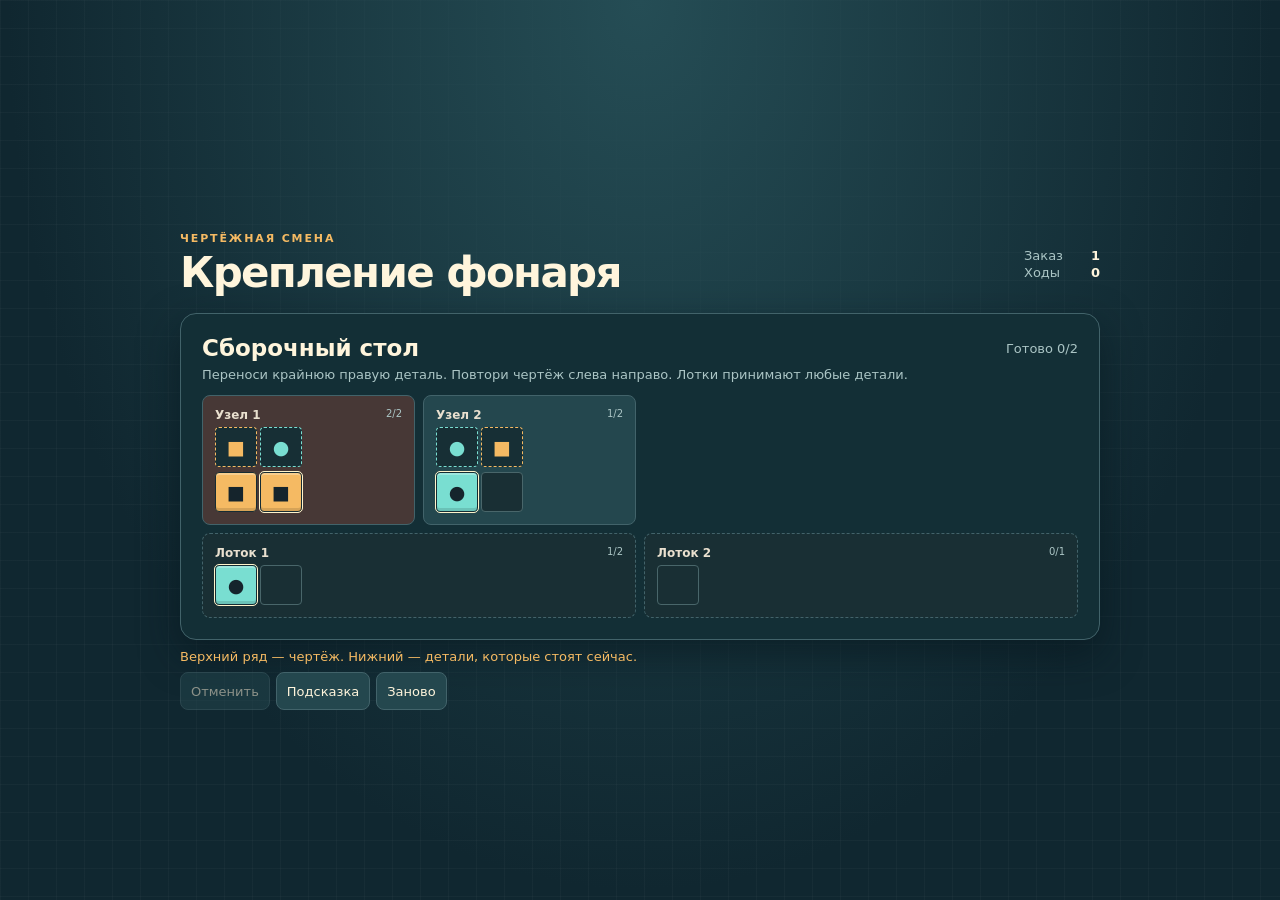
<file: blueprint-shift/index.html>
<!doctype html>
<html lang="ru">
<head>
    <meta charset="utf-8">
    <meta name="viewport" content="width=device-width, initial-scale=1">
    <meta name="theme-color" content="#102730">
    <title>Чертёжная смена</title>
    <link rel="stylesheet" href="workbench.css">
    <script defer src="vk-bridge.min.js"></script>
    <script defer src="levels.js"></script>
    <script defer src="platform.js"></script>
    <script defer src="workbench.js"></script>
</head>
<body>
<main>
    <header>
        <div><p class="category">ЧЕРТЁЖНАЯ СМЕНА</p><h1 id="job"></h1></div>
        <div class="meters"><span>Заказ <b id="level"></b></span><span>Ходы <b id="moves"></b></span></div>
    </header>
    <section class="panel" aria-labelledby="assembly-title">
        <div class="section-head"><h2 id="assembly-title">Сборочный стол</h2><span id="progress"></span></div>
        <p class="instructions">Переноси крайнюю правую деталь. Повтори чертёж слева направо. Лотки принимают любые детали.</p>
        <div id="stations" class="stations"></div>
        <div id="trays" class="trays" aria-label="Лотки"></div>
    </section>
    <p id="status" class="status" aria-live="polite"></p>
    <div class="actions">
        <button id="undo" type="button">Отменить</button>
        <button id="hint" type="button">Подсказка</button>
        <button id="restart" type="button">Заново</button>
        <button id="reward" type="button" hidden>Реклама · выполнить 1 ход</button>
        <button id="next" type="button" hidden>Следующий заказ →</button>
    </div>
</main>
</body>
</html>
</file>
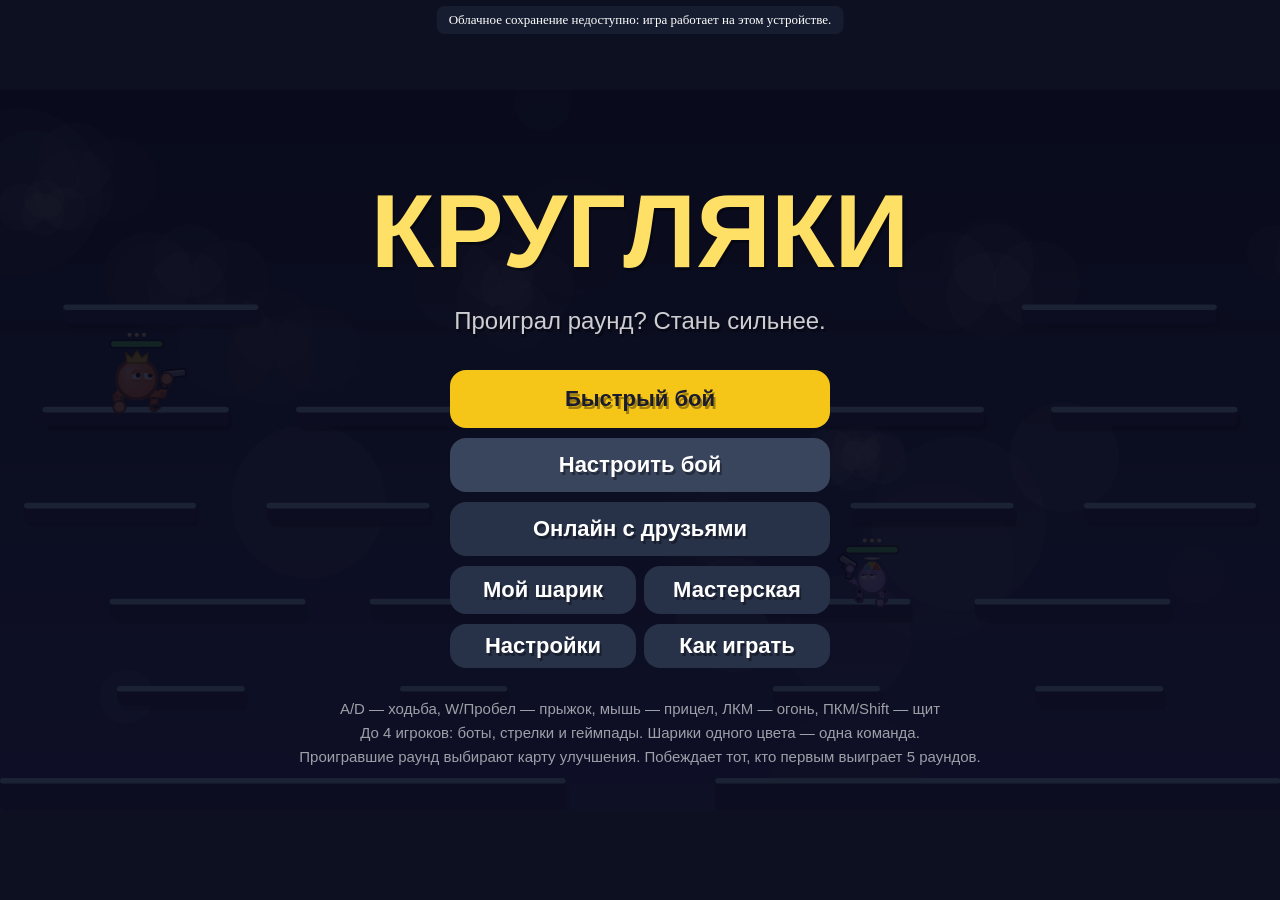
<file: pikabu/index.html>
<!doctype html>
<html lang="ru">
<head>
<meta charset="utf-8">
<meta name="viewport" content="width=device-width,initial-scale=1,maximum-scale=1,user-scalable=no">
<title>Кругляки</title>
<style>
  html,body{margin:0;height:100%;background:#0d1020;overflow:hidden;touch-action:none;
    user-select:none;-webkit-user-select:none;-webkit-touch-callout:none;-webkit-tap-highlight-color:transparent}
  #code{position:fixed;left:50%;top:50%;transform:translate(-50%,-50%);display:none;font:bold 40px Verdana,sans-serif;text-align:center;
    letter-spacing:8px;text-transform:uppercase;width:260px;padding:10px;border-radius:14px;border:3px solid #f5c518;background:#1b1f3a;color:#fff;outline:none;z-index:2}
  #aname{position:fixed;left:50%;top:8px;transform:translateX(-50%);display:none;font:bold 18px Verdana,sans-serif;text-align:center;
    width:240px;padding:6px 10px;border-radius:10px;border:2px solid #f5c518;background:#1b1f3a;color:#fff;outline:none;z-index:2}
  #ws{position:fixed;left:50%;top:50%;transform:translate(-50%,-50%);display:none;width:min(920px,96vw);max-height:94vh;overflow:auto;box-sizing:border-box;
    padding:18px 22px;background:rgba(16,19,40,.97);border:2px solid rgba(255,255,255,.12);border-radius:18px;color:#fff;font:15px Verdana,sans-serif;z-index:3;user-select:text;-webkit-user-select:text}
  #ws h1{margin:0 0 4px;color:#ffe066;font-size:30px} #ws h2{font-size:19px;margin:18px 0 8px;display:flex;align-items:center;gap:12px}
  #ws .sub{color:rgba(255,255,255,.65);margin:4px 0} #ws .msg{background:rgba(245,197,24,.15);border-radius:10px;padding:8px 12px}
  #ws .empty{color:rgba(255,255,255,.45)} #ws button{font:bold 14px Verdana,sans-serif;padding:8px 12px;border-radius:10px;border:0;background:rgba(255,255,255,.14);color:#fff;cursor:pointer}
  #ws button:hover{background:rgba(255,255,255,.24)} #ws button.acc{background:#f5c518;color:#1b1b2f} #ws button.del{background:rgba(255,90,90,.25)}
  #ws .row{display:flex;align-items:center;gap:8px;padding:8px;border-radius:12px;background:rgba(255,255,255,.05);margin:6px 0;flex-wrap:wrap}
  #ws .dot{width:18px;height:18px;border-radius:50%;flex:none} #ws .info{flex:1;min-width:160px} #ws .info small{display:block;color:rgba(255,255,255,.6)}
  #ws .sw{white-space:nowrap} #ws textarea{width:100%;box-sizing:border-box;min-height:64px;border-radius:10px;background:#0b0d1e;color:#fff;border:1px solid rgba(255,255,255,.2);padding:8px;font:13px monospace}
  #ws .imp{display:flex;gap:8px;align-items:flex-start} #ws .bottom{display:flex;gap:10px;margin-top:18px}
  #ws .cardedit{display:flex;gap:20px;flex-wrap:wrap} #ws .preview{width:220px;height:300px;border-radius:16px;padding:16px;box-sizing:border-box;text-align:center;flex:none}
  #ws .preview .ic{width:80px;height:80px;border-radius:50%;background:rgba(255,255,255,.18);margin:10px auto;font:bold 44px Verdana;line-height:80px}
  #ws .preview b{font-size:20px} #ws .form{flex:1;min-width:260px} #ws .fx{display:flex;align-items:center;gap:10px;margin:6px 0}
  #ws .fx span{width:190px;flex:none} #ws .fx input[type=range]{flex:1} #ws .fx output{width:56px;text-align:right}
  #ws canvas{position:static;transform:none;flex:none} #ws .opts{display:flex;flex-wrap:wrap;gap:8px} #ws .opts button.on{outline:3px solid #f5c518} #ws .swatch{width:38px;height:38px;border-radius:50%;padding:0}
  #ws input[type=text]{flex:1;font:15px Verdana;padding:6px;border-radius:8px;border:1px solid rgba(255,255,255,.3);background:#0b0d1e;color:#fff}
  canvas{position:absolute;left:50%;top:50%;transform:translate(-50%,-50%);display:block;outline:none}

  #kr-overlay{display:none;position:fixed;inset:0;z-index:10;background:rgba(5,8,20,.96);overflow:auto;color:#f5f7ff;font:18px "Trebuchet MS",Verdana,sans-serif;box-sizing:border-box;padding:24px;align-items:center;justify-content:center}
  #kr-overlay .kr-panel{width:min(680px,100%);margin:auto}
  #kr-overlay h1{font-size:clamp(24px,4vw,38px);margin:0 0 12px;color:#ffe066}
  #kr-overlay p{line-height:1.5;color:#cbd0e3;margin:10px 0}
  #kr-overlay .kr-rule{padding:12px 0;border-bottom:1px solid #30374e}
  #kr-overlay button{display:block;width:100%;min-height:48px;padding:12px 16px;margin-top:12px;border:1px solid #47516e;border-radius:12px;background:#293248;color:white;font:700 18px "Trebuchet MS",Verdana,sans-serif;cursor:pointer}
  #kr-overlay button.primary{background:#f5c518;border-color:#f5c518;color:#171b2a}
  #kr-overlay button:focus-visible{outline:3px solid white;outline-offset:3px}
  @media(max-height:500px){#kr-overlay{padding:14px}#kr-overlay .kr-rule{padding:6px 0}#kr-overlay button{margin-top:8px}}
</style>
<!-- Pikabu Games SDK: initialized by platform-pikabu.js before loading saved player data. -->
<script src="platform-pikabu.js"></script>
<!-- PeerJS (WebRTC) для онлайна по коду комнаты, лежит рядом в архиве -->
<script src="peerjs.min.js"></script>
<!-- звуки и музыка (эффекты Kenney, CC0; музыка своя) -->
<script src="sounds.js"></script>
</head>
<body>
<div id="pkb-status" role="status" style="position:fixed;top:6px;left:50%;transform:translateX(-50%);max-width:90%;z-index:20;padding:6px 12px;border-radius:8px;background:#171d30;color:#fff;font:13px Verdana;text-align:center">Подключаем сохранения…</div>
<div id="kr-overlay" role="dialog" aria-modal="true" aria-labelledby="kr-title"></div>
<canvas id="c" tabindex="0"></canvas>
<div id="ws"></div>
<input id="aname" maxlength="18" placeholder="Название арены">
<input id="code" maxlength="5" autocomplete="off" spellcheck="false" placeholder="КОД">
<script>
(async () => {
'use strict';
await window.KRPikabu.initialize();

// ---------- базовое ----------
const W = 1280, H = 720, G = 1700, WIN_ROUNDS = 5, SUDDEN = 35;
// арены крупнее экрана: мир 1600×900, камера показывает его целиком (шарики относительно арены меньше)
const AW = 1600, AH = 900, DY = AH - H, FY = 680 + DY, AK = AW / W;
const cv = document.getElementById('c'), ctx = cv.getContext('2d');
let S = 1, DPR = 1;
function resize() {
  DPR = Math.min(window.devicePixelRatio || 1, 2);
  S = Math.min(innerWidth / W, innerHeight / H);
  cv.style.width = W * S + 'px'; cv.style.height = H * S + 'px';
  cv.width = Math.round(W * S * DPR); cv.height = Math.round(H * S * DPR);
}
addEventListener('resize', resize); resize();

const rnd = (a, b) => a + Math.random() * (b - a);
const clamp = (v, a, b) => v < a ? a : v > b ? b : v;
const wrapA = x => ((x + Math.PI) % (2 * Math.PI) + 2 * Math.PI) % (2 * Math.PI) - Math.PI;
const lerpA = (a, b, t) => a + wrapA(b - a) * t;
const pick = arr => arr[Math.floor(Math.random() * arr.length)];

// ---------- ввод ----------
const keys = new Set(), pressed = new Set();
addEventListener('keydown', e => {
  if (e.target && (e.target.tagName === 'INPUT' || e.target.tagName === 'TEXTAREA')) return;
  if (!keys.has(e.code)) pressed.add(e.code);
  keys.add(e.code);
  if (['Space','ArrowUp','ArrowDown','ArrowLeft','ArrowRight','Tab','Enter'].includes(e.code)) e.preventDefault();
  audio.unlock();
});
addEventListener('keyup', e => keys.delete(e.code));
addEventListener('blur', () => { keys.clear(); mouse.down = false; mouse.right = false; });

const mouse = { x: W / 2, y: H / 2, down: false, right: false, rightPressed: false, clicked: false, used: false };
function toGame(cx, cy) { const r = cv.getBoundingClientRect(); return { x: (cx - r.left) / S, y: (cy - r.top) / S }; }
cv.addEventListener('mousemove', e => { const p = toGame(e.clientX, e.clientY); mouse.x = p.x; mouse.y = p.y; mouse.used = true; });
cv.addEventListener('mousedown', e => {
  audio.unlock(); cv.focus();
  const p = toGame(e.clientX, e.clientY); mouse.x = p.x; mouse.y = p.y; mouse.used = true;
  if (e.button === 0) { mouse.down = true; mouse.clicked = true; }
  if (e.button === 2) { mouse.right = true; mouse.rightPressed = true; }
});
addEventListener('mouseup', e => { if (e.button === 0) mouse.down = false; if (e.button === 2) mouse.right = false; });
cv.addEventListener('contextmenu', e => e.preventDefault());

// сенсорное управление
let isTouch = ('ontouchstart' in window) || navigator.maxTouchPoints > 0;
const TB = {
  left:  { x: 95,   y: 630, r: 58, label: '◀' },
  right: { x: 235,  y: 630, r: 58, label: '▶' },
  jump:  { x: 1185, y: 625, r: 74, label: '▲' },
  block: { x: 1045, y: 668, r: 54, label: '◯' },
  pause: { x: 1236, y: 40,  r: 28, label: 'II' },
};
const touches = new Map(); // id -> {role, x, y}
const touchPressed = new Set();
function touchRole(x, y) {
  for (const k of ['jump','block','pause']) { const b = TB[k]; if (Math.hypot(x - b.x, y - b.y) < b.r + 14) return k; }
  if (x < W * 0.4 && y > H * 0.35) return 'stick';
  return 'aim';
}
function onTouch(e, type) {
  e.preventDefault(); audio.unlock(); isTouch = true;
  for (const t of e.changedTouches) {
    const p = toGame(t.clientX, t.clientY);
    if (game.scene === 'arenaEdit') { mouse.x = p.x; mouse.y = p.y; if (type === 'start') { mouse.down = true; mouse.clicked = true; } else if (type !== 'move') mouse.down = false; continue; }
    if (type === 'start') {
      const role = touchRole(p.x, p.y);
      touches.set(t.identifier, { role, x: p.x, y: p.y, ox: p.x, oy: p.y, jumped: false });
      touchPressed.add(role);
      mouse.x = p.x; mouse.y = p.y; mouse.clicked = true;
    } else if (type === 'move') {
      const o = touches.get(t.identifier); if (!o) continue;
      o.x = p.x; o.y = p.y;
      if (o.role === 'aim') { const dx = p.x - o.ox, dy = p.y - o.oy, d = Math.hypot(dx, dy); if (d > STICK_R) { o.ox = p.x - dx / d * STICK_R; o.oy = p.y - dy / d * STICK_R; } }
      if (o.role === 'stick') { // стик плавающий: основание там, где коснулись, и подтягивается за пальцем
        const dx = p.x - o.ox, dy = p.y - o.oy, d = Math.hypot(dx, dy), R = STICK_R;
        if (d > R) { o.ox = p.x - dx / d * R; o.oy = p.y - dy / d * R; }
        // резкий толчок стика вверх — прыжок (кнопка ▲ тоже работает)
        if (p.y - o.oy < -STICK_R * .7 && !o.jumped) { o.jumped = true; touchPressed.add('jump'); }
        else if (p.y - o.oy > -STICK_R * .35) o.jumped = false;
      }
    } else touches.delete(t.identifier);
  }
}
cv.addEventListener('touchstart', e => onTouch(e, 'start'), { passive: false });
cv.addEventListener('touchmove', e => onTouch(e, 'move'), { passive: false });
cv.addEventListener('touchend', e => onTouch(e, 'end'), { passive: false });
cv.addEventListener('touchcancel', e => onTouch(e, 'end'), { passive: false });
const STICK_R = 60, STICK_HOME = { x: 165, y: 600 };
// правый стик: направление — прицел, удержание — огонь; простое касание без сдвига — автоприцел в ближайшего врага
function touchAim(p, t) { const dx = t.x - t.ox, dy = t.y - t.oy; return Math.hypot(dx, dy) > 14 ? Math.atan2(dy, dx) : autoAim(p, 0); }
function touchState() {
  const s = { left: false, right: false, aim: null };
  for (const t of touches.values()) {
    if (t.role === 'stick') { const dx = t.x - t.ox; if (dx < -STICK_R * .25) s.left = true; if (dx > STICK_R * .25) s.right = true; s.stick = t; s.up = t.y - t.oy < -STICK_R * .35; }
    if (t.role === 'aim') s.aim = t;
  }
  return s;
}

// ---------- звук ----------
const VOLS = [0, .2, .4, .6, .8, 1];
const audio = {
  ctx: null, master: null, sfxBus: null, musBus: null, muted: false, adMute: false, last: {}, buf: {}, music: null,
  vol: (() => { try { const v = JSON.parse(window.KRStorage.getItem('sharoboy_vol') || 'null'); if (v && VOLS.includes(v.s) && VOLS.includes(v.m)) return v; } catch (e) {} return { s: .8, m: .6 }; })(),
  unlock() {
    if (!this.ctx) {
      try {
        this.ctx = new (window.AudioContext || window.webkitAudioContext)();
        this.master = this.ctx.createGain(); this.master.connect(this.ctx.destination);
        this.sfxBus = this.ctx.createGain(); this.sfxBus.connect(this.master);
        this.musBus = this.ctx.createGain(); this.musBus.connect(this.master);
        this.setMute(); this.load();
      } catch (e) { this.ctx = null; }
    }
    if (this.ctx && this.ctx.state === 'suspended' && !document.hidden) this.ctx.resume();
  },
  load() { // звуки лежат в sounds.js (base64 mp3); если файла нет — остаются синтезированные
    const src = window.KR_SND; if (!src) return;
    for (const k of Object.keys(src)) {
      try {
        const bin = atob(src[k]), u8 = new Uint8Array(bin.length); for (let i = 0; i < bin.length; i++) u8[i] = bin.charCodeAt(i);
        const done = b => { this.buf[k] = b; if (k === 'music') this.startMusic(); };
        const pr = this.ctx.decodeAudioData(u8.buffer, done, () => {}); if (pr && pr.catch) pr.catch(() => {});
      } catch (e) {}
    }
  },
  startMusic() {
    if (!this.ctx || this.music || !this.buf.music) return;
    const s = this.ctx.createBufferSource(); s.buffer = this.buf.music; s.loop = true;
    s.connect(this.musBus); s.start(); this.music = s;
  },
  setVol(kind, v) { this.vol[kind] = v; try { window.KRStorage.setItem('sharoboy_vol', JSON.stringify(this.vol)); } catch (e) {} this.setMute(); },
  nextVol(kind) { this.setVol(kind, VOLS[(VOLS.indexOf(this.vol[kind]) + 1) % VOLS.length]); if (kind === 's') sfx.shoot(); },
  setMute() {
    if (!this.master) return;
    this.master.gain.value = (this.muted || this.adMute || document.hidden) ? 0 : 1;
    this.sfxBus.gain.value = this.vol.s * .5; this.musBus.gain.value = this.vol.m * .3;
  },
  play(name, vol = 1, rate = 1) { // сэмпл; false — если его нет (тогда играет синтез)
    const b = this.buf[name]; if (!b) return false;
    if (!this.ctx || this.muted || this.adMute) return true;
    const s = this.ctx.createBufferSource(), g = this.ctx.createGain();
    s.buffer = b; s.playbackRate.value = rate; g.gain.value = vol;
    s.connect(g); g.connect(this.sfxBus); s.start(); return true;
  },
  ok(name, gap) { const t = performance.now(); if (this.last[name] && t - this.last[name] < gap) return false; this.last[name] = t; return true; },
  tone(f, dur, type = 'square', vol = .2, slide = 1) {
    if (!this.ctx || this.muted || this.adMute) return;
    const t = this.ctx.currentTime, o = this.ctx.createOscillator(), g = this.ctx.createGain();
    o.type = type; o.frequency.setValueAtTime(f, t);
    if (slide !== 1) o.frequency.exponentialRampToValueAtTime(Math.max(30, f * slide), t + dur);
    g.gain.setValueAtTime(vol, t); g.gain.exponentialRampToValueAtTime(0.001, t + dur);
    o.connect(g); g.connect(this.sfxBus); o.start(t); o.stop(t + dur + .02);
  },
  noise(dur, vol = .3, freq = 1000) {
    if (!this.ctx || this.muted || this.adMute) return;
    const n = Math.floor(this.ctx.sampleRate * dur), buf = this.ctx.createBuffer(1, n, this.ctx.sampleRate), d = buf.getChannelData(0);
    for (let i = 0; i < n; i++) d[i] = (Math.random() * 2 - 1) * (1 - i / n);
    const src = this.ctx.createBufferSource(), f = this.ctx.createBiquadFilter(), g = this.ctx.createGain();
    src.buffer = buf; f.type = 'bandpass'; f.frequency.value = freq; f.Q.value = .8; g.gain.value = vol;
    src.connect(f); f.connect(g); g.connect(this.sfxBus); src.start();
  },
};
const sfx = {
  shoot() { if (audio.ok('shoot', 40) && !audio.play('shot', .55, rnd(.94, 1.08))) audio.tone(rnd(480, 560), .08, 'square', .09, .45); },
  hit()   { if (!audio.play('hit', .9, rnd(.92, 1.08))) { audio.noise(.12, .35, 900); audio.tone(200, .12, 'sawtooth', .12, .5); } },
  jump()  { if (audio.ok('jump', 60) && !audio.play('jump', .35, rnd(.95, 1.1))) audio.tone(320, .1, 'sine', .14, 1.9); },
  block() { audio.tone(950, .16, 'triangle', .18, .55); },
  bounce(){ if (audio.ok('bnc', 50)) audio.tone(700, .05, 'sine', .08, 1.4); },
  boom()  { if (audio.ok('boom', 50) && !audio.play('boom', 1, rnd(.9, 1.05))) audio.noise(.4, .5, 260); },
  die()   { if (!audio.play('die', .8)) { audio.noise(.5, .45, 500); audio.tone(400, .45, 'sawtooth', .15, .2); } },
  tick()  { audio.tone(660, .09, 'sine', .14); },
  go()    { audio.tone(990, .2, 'square', .12); },
  card()  { audio.tone(520, .08, 'triangle', .15); setTimeout(() => audio.tone(780, .12, 'triangle', .15), 70); },
  win()   { [523, 659, 784, 1046].forEach((f, i) => setTimeout(() => audio.tone(f, .2, 'triangle', .16), i * 110)); },
};
for (const k of Object.keys(sfx)) { const f = sfx[k]; sfx[k] = (...a) => { if (net.role === 'host' && k !== 'tick') net.ev.push(['s', k]); f(...a); }; }
const net = { role: null, peer: null, conn: null, code: '', status: '', ev: [], lastSend: 0, acc: { j: false, b: false }, pickSent: false, lv: -1, guests: [], started: false, me: 0, fillBots: false, notice: null };
document.addEventListener('visibilitychange', () => {
  audio.setMute();
  if (audio.ctx) { document.hidden ? audio.ctx.suspend() : audio.ctx.resume(); }
  if (document.hidden && game.scene === 'game') game.paused = true;
});

// ---------- Yandex Games SDK ----------
const YA = {
  sdk: null, gp: false,
  async init() {
    try {
      if (window.KRPikabu) {
        this.sdk = window.KRPikabu.shim();
        this.sdk.on && this.sdk.on('game_api_pause', () => { game.sdkPause = true; audio.adMute = true; audio.setMute(); });
        this.sdk.on && this.sdk.on('game_api_resume', () => { game.sdkPause = false; audio.adMute = false; audio.setMute(); });
      }
    } catch (e) { console.warn('Pikabu SDK недоступен', e); }
    try { this.sdk && this.sdk.features.LoadingAPI.ready(); } catch (e) {}
  },
  setGameplay(on) {
    if (on === this.gp) return; this.gp = on;
    try { if (this.sdk) on ? this.sdk.features.GameplayAPI.start() : this.sdk.features.GameplayAPI.stop(); } catch (e) {}
  },
  // реклама не чаще раза в 3 минуты и не раньше чем через 3 минуты после запуска
  adGap: 180000, lastAd: performance.now(),
  showAd(cb) {
    if (!this.sdk || performance.now() - this.lastAd < this.adGap) { cb(); return; }
    this.lastAd = performance.now();
    let done = false;
    const fin = () => { if (done) return; done = true; audio.adMute = false; audio.setMute(); game.sdkPause = false; cb(); };
    try {
      this.sdk.adv.showFullscreenAdv({ callbacks: {
        onOpen: () => { audio.adMute = true; audio.setMute(); game.sdkPause = true; },
        onClose: fin, onError: fin, onOffline: fin,
      } });
    } catch (e) { fin(); }
  },
  // реклама за награду (по желанию игрока): есть только там, где площадка её умеет
  canReward() { return !!(this.sdk && this.sdk.adv && this.sdk.adv.showRewardedVideo); },
  showReward(onReward) {
    if (!this.canReward()) return;
    let done = false, got = false;
    const fin = () => { if (done) return; done = true; audio.adMute = false; audio.setMute(); game.sdkPause = false; if (got) onReward(); };
    try {
      this.sdk.adv.showRewardedVideo({ callbacks: {
        onOpen: () => { audio.adMute = true; audio.setMute(); game.sdkPause = true; },
        onRewarded: () => { got = true; },
        onClose: fin, onError: fin,
      } });
    } catch (e) { fin(); }
  },
};

// ---------- карты улучшений ----------
function baseStats() {
  return { dmg: 22, fireDelay: .32, reload: 1.3, ammo: 3, bSpeed: 950, bR: 4.5, bGrav: 700, bounces: 0, count: 1,
    spread: .14, lifesteal: 0, explode: 0, homing: 0, knock: 1, speed: 380, jump: 640, airJumps: 1,
    blockCd: 3.2, thorns: 0, regen: 0, ghost: false, rocket: 0, size: 1, hpMul: 1,
    slow: 0, poison: 0, pierce: 0, split: 0, blink: 0, reflect: false, last: false, grow: 0, recoil: 0, blockHeal: 0, burst: 0,
    edgeImmune: false, armor: 0, blockDur: .22, wave: false, martyr: false, refund: false, dmgTaken: 1 };
}
const CARDS = [
  { id: 'heavy',  name: 'Тяжёлый калибр', col: '#e0574f', desc: '+70% урона. Пули крупнее и медленнее, перезарядка дольше.', apply: s => { s.dmg *= 1.7; s.bSpeed *= .8; s.reload += .3; s.bR *= 1.25; } },
  { id: 'mg',     name: 'Пулемётчик',     col: '#f0a53a', desc: 'Стреляешь вдвое чаще, +2 патрона, но −35% урона.', apply: s => { s.fireDelay *= .5; s.ammo += 2; s.dmg *= .65; } },
  { id: 'bounce', name: 'Попрыгунчик',    col: '#55c3f0', desc: 'Пули отскакивают от стен ещё 2 раза.', apply: s => { s.bounces += 2; } },
  { id: 'fan',    name: 'Веер',           col: '#f07ab8', desc: '+2 пули за выстрел веером, −40% урона каждой.', apply: s => { s.count += 2; s.dmg *= .6; s.spread += .05; } },
  { id: 'donut',  name: 'Пончик',         col: '#c98a5a', desc: '+60% здоровья, но шарик крупнее и чуть медленнее.', apply: s => { s.hpMul *= 1.6; s.size *= 1.2; s.speed *= .94; } },
  { id: 'leech',  name: 'Кровопийца',     col: '#b63a5a', desc: 'Возвращает тебе 35% нанесённого урона.', apply: s => { s.lifesteal += .35; } },
  { id: 'pop',    name: 'Хлопушка',       col: '#ff7b2e', desc: 'Пули взрываются при попадании (радиус 75).', apply: s => { s.explode += 75; s.dmg *= .85; } },
  { id: 'sniff',  name: 'Нюхач',          col: '#8fd14f', desc: 'Пули сами поворачивают к врагу, которого видят.', apply: s => { s.homing += 1.3; s.bSpeed *= .85; } },
  { id: 'spring', name: 'Пружинка',       col: '#7be0c3', desc: '+1 прыжок в воздухе и прыжки на 15% выше.', apply: s => { s.airJumps += 1; s.jump *= 1.15; } },
  { id: 'mag',    name: 'Запасливый',     col: '#d6c35a', desc: '+3 патрона и перезарядка на 25% быстрее.', apply: s => { s.ammo += 3; s.reload *= .75; } },
  { id: 'sniper', name: 'Снайпер',        col: '#9aa7ff', desc: 'Пули в 1,7 раза быстрее, почти не падают, +25% урона.', apply: s => { s.bSpeed *= 1.7; s.bGrav *= .3; s.dmg *= 1.25; s.fireDelay *= 1.15; } },
  { id: 'hedge',  name: 'Ёжик',           col: '#a0763f', desc: 'Щит выпускает 8 пуль во все стороны. Перезарядка щита +0,8 с.', apply: s => { s.thorns += 8; s.blockCd += .8; } },
  { id: 'jetsh',  name: 'Реактивный щит', col: '#4fd6ff', desc: 'Щит перезаряжается на 30% быстрее, но держится на 25% меньше.', apply: s => { s.blockCd *= .7; s.blockDur *= .75; } },
  { id: 'ram',    name: 'Таран',          col: '#d1d1d1', desc: 'Попадания отбрасывают врага в 2,5 раза сильнее.', apply: s => { s.knock *= 2.5; s.dmg *= 1.1; } },
  { id: 'melon',  name: 'Арбуз',          col: '#4caf50', desc: 'Пули в 2 раза больше и на 20% больнее, но медленнее.', apply: s => { s.bR *= 2; s.dmg *= 1.2; s.bSpeed *= .85; } },
  { id: 'quick',  name: 'Шустрик',        col: '#ffe066', desc: '+30% скорости, шарик меньше, −20% здоровья.', apply: s => { s.speed *= 1.3; s.size *= .8; s.hpMul *= .8; } },
  { id: 'regen',  name: 'Живучесть',      col: '#ff9eb0', desc: 'Восстанавливаешь 5 здоровья в секунду.', apply: s => { s.regen += 5; } },
  { id: 'frost',  name: 'Ледышка',        col: '#9fe3ff', desc: 'Попадание замедляет врага на 40% на 1,5 секунды.', apply: s => { s.slow = Math.min(.7, s.slow + .4); } },
  { id: 'venom',  name: 'Жгучка',         col: '#7ed957', desc: 'Попадание отравляет: 4 урона в секунду 3 секунды.', apply: s => { s.poison += 4; } },
  { id: 'needle', name: 'Игла',           col: '#c7d2fe', desc: 'Пуля пробивает одного врага и летит дальше.', apply: s => { s.pierce += 1; } },
  { id: 'shard',  name: 'Осколки',        col: '#b0bec5', desc: 'Ударившись о стену, пуля разлетается на 3 осколка.', apply: s => { s.split += 3; } },
  { id: 'blink',  name: 'Рывок',          col: '#80deea', desc: 'Щит переносит тебя на 200 вперёд по прицелу. Перезарядка щита +0,6 с.', apply: s => { s.blink += 200; s.blockCd += .6; } },
  { id: 'mirror', name: 'Зеркальце',      col: '#e1f5fe', desc: 'Щит отражает пули обратно в стрелка. Перезарядка щита +1,2 с.', apply: s => { s.reflect = true; s.blockCd += 1.2; }, unique: true },
  { id: 'last',   name: 'Последний шанс', col: '#ff6b6b', desc: 'Когда здоровья меньше 30%: +60% урона и +30% скорости.', apply: s => { s.last = true; }, unique: true },
  { id: 'grow',   name: 'Разгон',         col: '#ffab40', desc: 'Пуля набирает урон в полёте: +100% за каждую секунду.', apply: s => { s.grow += 1; } },
  { id: 'kick',   name: 'Отдача',         col: '#a1887f', desc: 'Выстрел сильно толкает тебя назад. Можно летать!', apply: s => { s.recoil += 420; s.airJumps += 1; } },
  { id: 'patch',  name: 'Пластырь',       col: '#f8bbd0', desc: 'Щит лечит 20 здоровья. Перезарядка щита +1 с.', apply: s => { s.blockHeal += 20; s.blockCd += 1; } },
  { id: 'burst',  name: 'Очередь',        col: '#ffcc80', desc: 'Каждый выстрел — очередь из 3 пуль, урон −40%.', apply: s => { s.burst += 2; s.dmg *= .6; } },
  { id: 'tramp',  name: 'Батут',          col: '#ce93d8', desc: 'Края карты не ранят, а только отбрасывают. +1 прыжок.', apply: s => { s.edgeImmune = true; s.airJumps += 1; } },
  { id: 'armor',  name: 'Панцирь',        col: '#90a4ae', desc: 'Получаешь на 30% меньше урона, но медленнее на 15%.', apply: s => { s.armor = Math.min(.6, s.armor + .3); s.speed *= .85; } },
  { id: 'rage',   name: 'Берсерк',        col: '#ef5350', desc: 'Стреляешь на 40% чаще, но получаешь на 20% больше урона.', apply: s => { s.fireDelay /= 1.4; s.dmgTaken *= 1.2; } },
  { id: 'meteor', name: 'Метеор',         col: '#ff8a65', desc: 'Пули тяжёлые: падают быстрее, но +60% урона и крупнее.', apply: s => { s.bGrav *= 2.5; s.dmg *= 1.6; s.bR *= 1.3; } },
  { id: 'wave',   name: 'Волна',          col: '#4dd0e1', desc: 'Щит отбрасывает всех врагов рядом. Перезарядка щита +0,8 с.', apply: s => { s.wave = true; s.blockCd += .8; }, unique: true },
  { id: 'longsh', name: 'Долгий щит',     col: '#b2ebf2', desc: 'Щит держится на 40% дольше, но перезаряжается на 1,5 с дольше.', apply: s => { s.blockDur *= 1.4; s.blockCd += 1.5; } },
  { id: 'martyr', name: 'Прощальный хлопок', col: '#ff7043', desc: 'Погибая, ты взрываешься (радиус 130).', apply: s => { s.martyr = true; }, unique: true },
  { id: 'refund', name: 'Самозарядка',    col: '#fff59d', desc: 'Каждое попадание возвращает патрон.', apply: s => { s.refund = true; }, unique: true },
  { id: 'giant',  name: 'Великан',        col: '#8d6e63', desc: '+80% здоровья, +20% урона, шарик огромный и медленный.', apply: s => { s.hpMul *= 1.8; s.dmg *= 1.2; s.size *= 1.4; s.speed *= .85; } },
  { id: 'ghost',  name: 'Призрак',        col: '#b9a6ff', desc: 'Пули летят сквозь стены, но каждая стена забирает 40% урона. −25% урона.', apply: s => { s.ghost = true; s.dmg *= .75; }, unique: true },
  { id: 'rocket', name: 'Пуля-ракета',    col: '#ff5a36', desc: 'Пуля застревает во враге на 0,6 с и толкает его. Пули медленнее.', apply: s => { s.rocket = 1; s.bSpeed *= .8; s.bR *= 1.15; s.dmg *= .9; }, unique: true },
];
// выдача карт: недавно показанные этому игроку и уже взятые попадаются реже — больше разнообразия
function offerCards(p) {
  const pool = cardPool().filter(c => !(c.unique && p.cards.includes(c)));
  const recent = p.seenOffers || [];
  const wt = c => (recent[0] && recent[0].includes(c.id) ? .08 : recent[1] && recent[1].includes(c.id) ? .3 : 1) * (p.cards.includes(c) ? .5 : 1);
  const out = [];
  while (out.length < 5 && pool.length) {
    let sum = 0; for (const c of pool) sum += wt(c);
    let x = Math.random() * sum, i = 0;
    for (; i < pool.length - 1; i++) { x -= wt(pool[i]); if (x <= 0) break; }
    out.push(pool.splice(i, 1)[0]);
  }
  p.seenOffers = [out.map(c => c.id)].concat(recent).slice(0, 2);
  return out;
}

// ---------- уровни ----------
const LEVELS = [
  { name: 'Поляна', sky: ['#14213d', '#2f5d7c'], plat: '#23324f', top: '#7fd1a8',
    rects: [[0,680,1280,40],[200,500,250,24],[830,500,250,24],[515,340,250,24]], spawns: [[160,620],[1120,620],[325,440],[955,440]] },
  { name: 'Столб', sky: ['#2a1438', '#6a3a5c'], plat: '#2b1f3d', top: '#f2a65a',
    rects: [[0,680,1280,40],[610,500,60,180],[140,430,210,24],[930,430,210,24],[520,230,240,24]], spawns: [[200,620],[1080,620],[245,370],[1035,370]] },
  { name: 'Лесенка', sky: ['#10302b', '#2e6b5a'], plat: '#173a33', top: '#c6f07a',
    rects: [[0,680,1280,40],[90,560,170,24],[300,450,170,24],[810,450,170,24],[1020,560,170,24],[555,300,170,24]], spawns: [[175,500],[1105,500],[385,390],[895,390]] },
  { name: 'Острова', sky: ['#0e1a3a', '#3b3f8f'], plat: '#262a5a', top: '#9ad7ff',
    rects: [[90,560,390,30],[800,560,390,30],[540,410,200,24],[270,300,150,24],[860,300,150,24]], spawns: [[285,500],[995,500],[345,240],[935,240]] },
  { name: 'Ящики', sky: ['#3a2410', '#8a5a2a'], plat: '#3a2a1a', top: '#ffd27a',
    rects: [[0,680,1280,40],[300,560,90,120],[890,560,90,120],[555,450,170,24],[0,360,190,24],[1090,360,190,24]], spawns: [[150,620],[1130,620],[95,300],[1185,300]] },
  { name: 'Башни', sky: ['#1a1a2e', '#4a4e69'], plat: '#22223b', top: '#ff8fab',
    rects: [[0,680,1280,40],[300,470,40,210],[940,470,40,210],[90,570,150,20],[1040,570,150,20],[540,520,200,24],[540,300,200,24]], spawns: [[160,620],[1120,620],[640,460],[640,240]] },
];
const BORDERS = [[-60,-600,60,AH + 700],[AW,-600,60,AH + 700]];
let level = null, rects = [], decor = [];
// генератор случайных арен: симметричные ярусы, каждый достижим одним прыжком с нижнего
function seededRng(a) { return () => { a |= 0; a = a + 0x6D2B79F5 | 0; let t = Math.imul(a ^ a >>> 15, 1 | a); t = t + Math.imul(t ^ t >>> 7, 61 | t) ^ t; return ((t ^ t >>> 14) >>> 0) / 4294967296; }; }
function genLevel(seed) {
  const R = seededRng(seed), rn = (a, b) => a + R() * (b - a), ri = (a, b) => Math.floor(rn(a, b + 1));
  const t = LEVELS[ri(0, LEVELS.length - 1)];
  const rects = [], mirror = (x, w) => AW - x - w;
  const addPair = (x, y, w, h) => { if (x + w >= AW / 2 - 4) { const cw = Math.max(w, 120); rects.push([AW / 2 - cw / 2, y, cw, h]); return [[AW / 2 - cw / 2, y, cw, h]]; } rects.push([x, y, w, h], [mirror(x, w), y, w, h]); return [[x, y, w, h]]; };
  const ft = R(); let base, baseY;
  if (ft < .3) { rects.push([0, FY, AW, 40]); base = [[0, FY, AW / 2, 40]]; baseY = FY; }
  else if (ft < .48) { const g = ri(150, 260); base = addPair(0, FY, AW / 2 - g / 2, 40); baseY = FY; }
  else if (ft < .65) { const a = ri(220, 380), g = ri(130, 190); base = addPair(0, FY, a, 40).concat(addPair(a + g, FY, AW / 2 - a - g, 40)); baseY = FY; }
  else { baseY = ri(590 + DY, 630 + DY); base = addPair(ri(50, 140), baseY, ri(230, 360), 30); if (R() < .6) rects.push([AW / 2 - 80, baseY - ri(0, 40), 160, 24]); }
  const tiers = [base]; let y = baseY;
  while (true) {
    y -= ri(108, 128); if (y < 175 || (tiers.length >= 3 && R() < .22)) break;
    const below = tiers[tiers.length - 1].concat(rects.filter(r => Math.abs(r[1] - (y + 118)) < 25 && r[0] < AW / 2 + 10 && r[0] + r[2] > AW / 2 - 10)), row = [];
    const n = R() < .45 ? 2 : 1;
    for (let k = 0; k < n * 6 && row.length < n; k++) {
      const b = below[ri(0, below.length - 1)], w = ri(130, 250);
      const x = Math.round(clamp(rn(b[0] - 130, b[0] + b[2] + 130 - w), 30, AW / 2 - 30));
      if (row.some(r => x < r[0] + r[2] + 70 && x + w > r[0] - 70)) continue;
      row.push(...addPair(x, y, w, 24));
    }
    if (!row.length) row.push(...addPair(AW / 2 - 100, y, 200, 24));
    tiers.push(row);
  }
  // столбы-укрытия на полу, только там, где над ними нет платформы
  if (baseY === FY && R() < .45) {
    const pw = ri(40, 70), ph = ri(80, 130), px = ri(320, 500);
    if (!rects.some(r => r[1] < FY && r[1] > FY - ph - 70 && px < r[0] + r[2] + 40 && px + pw > r[0] - 40) && rects.some(r => r[1] === FY && px >= r[0] && px + pw <= r[0] + r[2])) addPair(px, FY - ph, pw, ph);
  }
  const sp = (r, f) => [Math.round(r[0] + r[2] * f), r[1] - 40];
  const b0 = base[0], hi = tiers.length > 2 ? tiers[ri(1, tiers.length - 2)][0] : tiers[tiers.length - 1][0];
  const s1 = baseY === FY && b0[2] > 400 ? [ri(110, 240), 640 + DY] : sp(b0, .4), s2 = sp(hi, .5);
  const spawns = [s1, [AW - s1[0], s1[1]], s2, [AW - s2[0], s2[1]]];
  return { name: 'Случайная арена', sky: t.sky, plat: t.plat, top: t.top, rects: rects.map(r => r.map(Math.round)), spawns, gen: true };
}
const ARENA_MODES = { mix: 'Смешанные', random: 'Случайные', fixed: 'Готовые' };
function bigLevel(L) {
  const fx = x => Math.round(x * AK), fy = y => y + DY;
  return { ...L, rects: L.rects.map(([x, y, w, h]) => [fx(x), fy(y), Math.round(w * AK), h]), spawns: L.spawns.map(([x, y]) => [fx(x), fy(y)]),
    props: L.props ? L.props.map(([t, x, y]) => [t, fx(x), t === 'swing' ? y : fy(y)]) : L.props };
}
// ненавязчивый случайный фон арены: полупрозрачные силуэты (холмы, город, лес, облака, кристаллы, планеты)
let backdrop = null;
function makeBackdrop() {
  const kind = pick(['hills', 'city', 'forest', 'clouds', 'crystals', 'planets']), items = [];
  if (kind === 'hills') for (let l = 0; l < 2; l++) { const pts = []; for (let x = -40; x <= W + 40; x += 40) pts.push([x, H * (.62 + l * .12) - Math.sin(x / rnd(120, 200) + l * 2) * rnd(30, 50) - Math.random() * 18]); items.push({ pts, a: .07 + l * .03 }); }
  if (kind === 'city') for (let l = 0; l < 2; l++) { let x = -20; while (x < W + 20) { const w = rnd(40, 90), h = rnd(80, 260) * (1 - l * .3); items.push({ x, w, h, l, a: .06 + l * .04, win: Math.random() < .6 }); x += w + rnd(4, 18); } }
  if (kind === 'forest') for (let i = 0; i < 26; i++) items.push({ x: rnd(-20, W + 20), h: rnd(90, 230), w: rnd(40, 80), a: rnd(.05, .1) });
  if (kind === 'clouds') for (let i = 0; i < 9; i++) items.push({ x: rnd(0, W), y: rnd(60, H * .6), s: rnd(.6, 1.6), a: rnd(.05, .1), sp: rnd(4, 12) });
  if (kind === 'crystals') for (let i = 0; i < 18; i++) items.push({ x: rnd(0, W), w: rnd(18, 50), h: rnd(60, 220), t: rnd(-.25, .25), a: rnd(.05, .1) });
  if (kind === 'planets') for (let i = 0; i < 3; i++) items.push({ x: rnd(80, W - 80), y: rnd(70, H * .5), r: rnd(30, 110), ring: Math.random() < .5, a: rnd(.06, .11) });
  backdrop = { kind, items };
}
function drawBackdrop() {
  if (!backdrop) return;
  const { kind, items } = backdrop; ctx.save(); ctx.fillStyle = '#fff'; ctx.strokeStyle = '#fff';
  if (kind === 'hills') for (const it of items) { ctx.globalAlpha = it.a; ctx.beginPath(); ctx.moveTo(-40, H); for (const [x, y] of it.pts) ctx.lineTo(x, y); ctx.lineTo(W + 40, H); ctx.fill(); }
  if (kind === 'city') for (const it of items) { ctx.globalAlpha = it.a; ctx.fillRect(it.x, H - it.h, it.w, it.h);
    if (it.win) { ctx.globalAlpha = it.a * .9; ctx.fillStyle = '#000'; for (let y = H - it.h + 12; y < H - 12; y += 22) for (let x = it.x + 8; x < it.x + it.w - 10; x += 16) ctx.fillRect(x, y, 7, 10); ctx.fillStyle = '#fff'; } }
  if (kind === 'forest') for (const it of items) { ctx.globalAlpha = it.a; ctx.beginPath(); ctx.moveTo(it.x - it.w / 2, H); ctx.lineTo(it.x, H - it.h); ctx.lineTo(it.x + it.w / 2, H); ctx.fill(); }
  if (kind === 'clouds') for (const it of items) { it.x += it.sp / 60; if (it.x > W + 150) it.x = -150; ctx.globalAlpha = it.a; for (const [dx, dy, r] of [[0, 0, 34], [32, -12, 28], [62, 2, 30], [30, 10, 30]]) { ctx.beginPath(); ctx.arc(it.x + dx * it.s, it.y + dy * it.s, r * it.s, 0, 7); ctx.fill(); } }
  if (kind === 'crystals') for (const it of items) { ctx.globalAlpha = it.a; ctx.save(); ctx.translate(it.x, H); ctx.rotate(it.t); ctx.beginPath(); ctx.moveTo(-it.w / 2, 0); ctx.lineTo(-it.w / 2, -it.h * .8); ctx.lineTo(0, -it.h); ctx.lineTo(it.w / 2, -it.h * .8); ctx.lineTo(it.w / 2, 0); ctx.fill(); ctx.restore(); }
  if (kind === 'planets') for (const it of items) { ctx.globalAlpha = it.a; ctx.beginPath(); ctx.arc(it.x, it.y, it.r, 0, 7); ctx.fill(); if (it.ring) { ctx.lineWidth = it.r * .12; ctx.beginPath(); ctx.ellipse(it.x, it.y, it.r * 1.6, it.r * .4, -.3, 0, 7); ctx.stroke(); } }
  ctx.restore();
}
function setLevel(idx) {
  level = idx >= 1000 ? genLevel(idx - 1000) : bigLevel((game.levels || LEVELS)[idx] || LEVELS[0]);
  rects = [...level.rects, ...BORDERS].map(([x, y, w, h]) => ({ x, y, w, h }));
  staticRects = rects.slice(); props = []; makeBackdrop();
  decor = [];
  for (let i = 0; i < 18; i++) decor.push({ x: rnd(0, W), y: rnd(0, H), r: rnd(20, 90), a: rnd(.03, .09), sp: rnd(4, 14) });
}
function inRects(x, y) { for (const R of rects) if (x >= R.x && x <= R.x + R.w && y >= R.y && y <= R.y + R.h) return true; return false; }
function lineClear(x1, y1, x2, y2) {
  const d = Math.hypot(x2 - x1, y2 - y1), n = Math.ceil(d / 12);
  for (let i = 1; i < n; i++) if (inRects(x1 + (x2 - x1) * i / n, y1 + (y2 - y1) * i / n)) return false;
  return true;
}
function groundBelow(x, y) {
  for (const R of level.rects.map(([a, b, c, d]) => ({ x: a, y: b, w: c, h: d })))
    if (x >= R.x && x <= R.x + R.w && R.y >= y - 4 && R.y < y + 500) return true;
  return false;
}
function nearestSafeX(p) {
  let best = AW / 2, bd = 1e9;
  for (const [x, y, w] of level.rects) {
    if (y < p.y - 60 || w < 60) continue;
    const tx = clamp(p.x, x + 30, x + w - 30), d = Math.abs(tx - p.x) + (y - p.y) * .3;
    if (d < bd) { bd = d; best = tx; }
  }
  return best;
}
function collideCircleRect(p, R) {
  const cx = clamp(p.x, R.x, R.x + R.w), cy = clamp(p.y, R.y, R.y + R.h);
  const dx = p.x - cx, dy = p.y - cy, d2 = dx * dx + dy * dy;
  if (d2 >= p.r * p.r) return null;
  if (d2 < 1e-6) {
    const l = p.x - R.x, r = R.x + R.w - p.x, t = p.y - R.y, b = R.y + R.h - p.y, m = Math.min(l, r, t, b);
    if (m === t) { p.y = R.y - p.r; return { nx: 0, ny: -1 }; }
    if (m === b) { p.y = R.y + R.h + p.r; return { nx: 0, ny: 1 }; }
    if (m === l) { p.x = R.x - p.r; return { nx: -1, ny: 0 }; }
    p.x = R.x + R.w + p.r; return { nx: 1, ny: 0 };
  }
  const d = Math.sqrt(d2), nx = dx / d, ny = dy / d;
  p.x = cx + nx * p.r; p.y = cy + ny * p.r;
  return { nx, ny };
}

// ---------- эффекты ----------
let parts = [], pops = [], rings = [], shake = 0;
function addRing(o) { if (net.role === 'host') net.ev.push(['r', Math.round(o.x), Math.round(o.y), o.r, o.max, o.life, o.col]); rings.push(o); }
function addPop(o) { if (net.role === 'host') net.ev.push(['p', Math.round(o.x), Math.round(o.y), o.text]); pops.push(o); }
function burst(x, y, col, n, sp = 300, size = 4, grav = 600) {
  if (net.role === 'host') net.ev.push(['b', Math.round(x), Math.round(y), col, n, sp, size, grav]);
  for (let i = 0; i < n; i++) {
    const a = rnd(0, Math.PI * 2), v = rnd(sp * .3, sp);
    parts.push({ x, y, vx: Math.cos(a) * v, vy: Math.sin(a) * v, life: rnd(.3, .8), max: .8, col, size: rnd(size * .5, size), grav });
  }
}

// ---------- опасности и объекты на арене ----------
// barrel — взрывная бочка, crate — ящик (падает), swing — платформа на верёвке, saw — циркулярная пила
let props = [], staticRects = [], hz = { crateT: 0, sawT: 0, crateRain: false, sawRain: false };
function segDist(px, py, x1, y1, x2, y2) {
  const dx = x2 - x1, dy = y2 - y1, l2 = dx * dx + dy * dy || 1;
  const t = clamp(((px - x1) * dx + (py - y1) * dy) / l2, 0, 1);
  return Math.hypot(px - (x1 + dx * t), py - (y1 + dy * t));
}
function mkBox(t, x, y) {
  const w = t === 'barrel' ? 34 : 44, h = t === 'barrel' ? 44 : 44;
  return { t, x: x - w / 2, y: y - h / 2, w, h, vy: 0, hp: t === 'barrel' ? 25 : 45, max: t === 'barrel' ? 25 : 45, cx() { return this.x + this.w / 2; }, cy() { return this.y + this.h / 2; } };
}
function mkSwing(ax, len) {
  return { t: 'swing', ax, len, amp: rnd(.35, .6), ph: rnd(0, 6), om: rnd(.9, 1.3), w: 170, h: 18, x: 0, y: 0, cut: false, vy: 0, hp: 1e9,
    cx() { return this.x + this.w / 2; }, cy() { return this.y + this.h / 2; } };
}
function mkSaw(kind, x, y) {
  return { t: 'saw', kind, x, y, r: 26, vx: kind === 'roll' ? (Math.random() < .5 ? -1 : 1) * 210 : 0, vy: 0, spin: 0, hp: 1e9, ground: false, cx() { return this.x; }, cy() { return this.y; } };
}
function spawnHazards() {
  props = []; hz = { crateT: 3, sawT: 3, crateRain: false, sawRain: false };
  staticRects = rects.slice();
  const L = level;
  const nearSpawn = (x, y) => L.spawns.concat(players.map(p => [p.x, p.y])).some(([sx, sy]) => Math.hypot(sx - x, sy - y) < 130);
  const plats = L.rects.filter(([x, y, w]) => w >= 90 && y > 120);
  const onPlat = () => { for (let k = 0; k < 20; k++) { const [x, y, w] = pick(plats); const px = x + 25 + Math.random() * (w - 50); if (!nearSpawn(px, y - 22)) return [px, y]; } return null; };
  if (L.props && L.props.length) {
    for (const [t, x, y] of L.props) {
      if (t === 'barrel' || t === 'crate') props.push(mkBox(t, x, y));
      else if (t === 'swing') props.push(mkSwing(x, y));
      else if (t === 'saw' || t === 'roll') props.push(mkSaw(t === 'roll' ? 'roll' : 'static', x, y));
    }
  } else if (!plats.length || Math.random() < .5) {
    // примерно половина раундов — чистая арена
  } else {
    const kinds = ['swing', 'barrels', 'crates', 'saws'].sort(() => Math.random() - .5).slice(0, Math.random() < .6 ? 1 : 2);
    for (const k of kinds) {
      if (k === 'barrels') for (let i = 0; i < 2 + (Math.random() < .5 ? 1 : 0); i++) { const q = onPlat(); if (q) props.push(mkBox('barrel', q[0], q[1] - 22)); }
      if (k === 'crates') { for (let i = 0; i < 2; i++) { const q = onPlat(); if (q) props.push(mkBox('crate', q[0], q[1] - 22)); } hz.crateRain = true; }
      if (k === 'swing') for (let i = 0; i < (Math.random() < .5 ? 1 : 2); i++) props.push(mkSwing(rnd(330, 950) * AK, rnd(170, 260) + DY * .5));
      if (k === 'saws') {
        const v = Math.random();
        if (v < .34) { for (let i = 0; i < 2; i++) { const q = onPlat(); if (q) props.push(mkSaw('static', q[0], q[1])); } }
        else if (v < .67) { const q = onPlat(); if (q) props.push(mkSaw('roll', q[0], q[1] - 30)); }
        else hz.sawRain = true;
      }
    }
  }
  updateProps(0);
}
function propRectList() {
  const out = [];
  for (const o of props) if (o.t !== 'saw') out.push({ x: o.x, y: o.y, w: o.w, h: o.h, prop: o });
  return out;
}
function propHit(o, dmg, owner) {
  if (!props.includes(o) || o.t === 'saw' || o.t === 'swing') return;
  o.hp -= dmg; o.flash = .1;
  if (o.hp > 0) return;
  props.splice(props.indexOf(o), 1);
  if (o.t === 'barrel') blast(o.cx(), o.cy(), 115, 45, null, 1.6);
  else { burst(o.cx(), o.cy(), '#a8743c', 26, 300, 6, 900); sfx.bounce(); }
}
function cutRope(o) { o.cut = true; o.vy = 0; sfx.bounce(); burst(o.ax + (o.cx() - o.ax) * .5, o.y * .5, '#d9c9a3', 10, 160, 3, 400); }
function boxFall(o, dt) {
  o.vy = Math.min(o.vy + G * dt, 1400);
  let ny = o.y + o.vy * dt, landed = false;
  if (o.vy >= 0) {
    const solids = staticRects.concat(props.filter(q => q !== o && q.t !== 'saw' && (q.t !== 'swing' || q.cut)));
    for (const R of solids) if (o.x + o.w > R.x + 2 && o.x < R.x + R.w - 2 && o.y + o.h <= R.y + 1 && ny + o.h >= R.y) { ny = R.y - o.h; landed = true; }
  }
  if (o.vy > 380) for (const p of players) {
    if (p.dead || p.blockT > 0) continue;
    const cx = clamp(p.x, o.x, o.x + o.w), cy = clamp(p.y, ny, ny + o.h);
    if (Math.hypot(p.x - cx, p.y - cy) < p.r && p.y > ny + o.h * .4) { damage(p, o.t === 'swing' ? 30 : 25, null, (p.x - o.cx()) * 4, 350, 0); p.y = ny + o.h + p.r; }
  }
  if (landed) { if (o.vy > 500) { burst(o.cx(), ny + o.h, '#ffffff', 6, 120, 3, 0); } o.vy = 0; }
  o.y = ny;
  if (o.y > AH + 120) props.splice(props.indexOf(o), 1);
}
function updateProps(dt) {
  if (!level) return;
  // новые падающие ящики и пилы
  if (dt && game.phase === 'play') {
    if (hz.crateRain && (hz.crateT -= dt) <= 0) { hz.crateT = rnd(4, 7); if (props.filter(o => o.t === 'crate').length < 7) { const c = mkBox('crate', rnd(120, AW - 120), -40); props.push(c); } }
    if (hz.sawRain && (hz.sawT -= dt) <= 0) { hz.sawT = rnd(3.5, 6); if (props.filter(o => o.t === 'saw').length < 3) props.push(mkSaw('fall', rnd(150, AW - 150), -40)); }
  }
  const tt = now;
  for (const o of props.slice()) {
    o.flash = (o.flash || 0) - dt;
    if (o.t === 'swing') {
      if (!o.cut) {
        const a = Math.sin(tt * o.om + o.ph) * o.amp, nx = o.ax + Math.sin(a) * o.len - o.w / 2, ny = Math.cos(a) * o.len;
        const dx = nx - o.x, dy = ny - o.y; o.x = nx; o.y = ny;
        if (dt) for (const p of players) if (!p.dead && p.onGround && p.x > o.x - 4 && p.x < o.x + o.w + 4 && Math.abs(p.y + p.r - (o.y - dy)) < 6) { p.x += dx; p.y += dy; }
      } else if (dt) boxFall(o, dt);
    } else if (o.t === 'barrel' || o.t === 'crate') { if (dt) boxFall(o, dt); }
    else if (o.t === 'saw') {
      o.spin += dt * 14;
      if (!dt) continue;
      if (o.kind !== 'static') {
        o.vy = Math.min(o.vy + G * dt, 1300);
        o.x += o.vx * dt; o.y += o.vy * dt;
        for (const R of staticRects) { const n = collideCircleRect(o, R); if (!n) continue;
          if (n.ny < -.6) { o.vy = 0; if (o.kind === 'fall') { o.kind = 'roll'; o.vx = (Math.random() < .5 ? -1 : 1) * 220; burst(o.x, o.y + o.r, '#ffd27a', 10, 200, 3, 400); } }
          else if (Math.abs(n.nx) > .7) o.vx = -o.vx; }
        if (o.x < o.r) { o.x = o.r; o.vx = Math.abs(o.vx); } if (o.x > AW - o.r) { o.x = AW - o.r; o.vx = -Math.abs(o.vx); }
        if (o.y > AH + 80) { props.splice(props.indexOf(o), 1); continue; }
      }
      for (const p of players) {
        if (p.dead || p.sawCd > 0) continue;
        const d = Math.hypot(p.x - o.x, p.y - o.y);
        if (d > o.r + p.r - 2) continue;
        p.sawCd = .5;
        if (p.blockT > 0) { sfx.block(); p.vx += (p.x - o.x) / (d || 1) * 500; continue; }
        burst(p.x, p.y, '#ffd27a', 14, 300, 3, 400);
        damage(p, 28, null, (p.x - o.x) / (d || 1) * 600, -420, 0);
      }
    }
  }
}
function drawProps() {
  for (const o of props) {
    if (o.t === 'swing') {
      if (!o.cut) { ctx.strokeStyle = '#d9c9a3'; ctx.lineWidth = 3; ctx.beginPath(); ctx.moveTo(o.ax, 0); ctx.lineTo(o.cx(), o.y); ctx.stroke(); ctx.fillStyle = '#6d6d6d'; ctx.beginPath(); ctx.arc(o.ax, 4, 6, 0, 7); ctx.fill(); }
      ctx.fillStyle = '#5d4630'; rr(o.x, o.y, o.w, o.h, 6); ctx.fill();
      ctx.fillStyle = '#c9a26b'; rr(o.x, o.y, o.w, 5, 3); ctx.fill();
      ctx.strokeStyle = 'rgba(0,0,0,.25)'; ctx.lineWidth = 2; for (let k = 1; k < 4; k++) { ctx.beginPath(); ctx.moveTo(o.x + o.w * k / 4, o.y + 4); ctx.lineTo(o.x + o.w * k / 4, o.y + o.h); ctx.stroke(); }
    } else if (o.t === 'barrel') {
      ctx.fillStyle = o.flash > 0 ? '#fff' : '#d84b3c'; rr(o.x, o.y, o.w, o.h, 8); ctx.fill();
      ctx.fillStyle = '#8e2b22'; ctx.fillRect(o.x, o.y + 9, o.w, 4); ctx.fillRect(o.x, o.y + o.h - 13, o.w, 4);
      ctx.fillStyle = '#ffd23f'; ctx.beginPath(); ctx.moveTo(o.cx(), o.cy() - 9); ctx.lineTo(o.cx() + 8, o.cy() + 6); ctx.lineTo(o.cx() - 8, o.cy() + 6); ctx.closePath(); ctx.fill();
      text('!', o.cx(), o.cy() + 1, 12, '#1b1b2f');
    } else if (o.t === 'crate') {
      const k = o.hp / o.max;
      ctx.fillStyle = o.flash > 0 ? '#fff' : (k > .5 ? '#b07a42' : '#8d5f30'); ctx.fillRect(o.x, o.y, o.w, o.h);
      ctx.strokeStyle = '#6b4520'; ctx.lineWidth = 4; ctx.strokeRect(o.x + 2, o.y + 2, o.w - 4, o.h - 4);
      ctx.beginPath(); ctx.moveTo(o.x + 4, o.y + 4); ctx.lineTo(o.x + o.w - 4, o.y + o.h - 4); ctx.moveTo(o.x + o.w - 4, o.y + 4); ctx.lineTo(o.x + 4, o.y + o.h - 4); ctx.stroke();
    } else if (o.t === 'saw') drawSaw(o.x, o.y, o.r, o.spin, o.kind === 'static');
  }
}
function drawSaw(x, y, r, spin, mount) {
  if (mount) { ctx.fillStyle = '#3b3f52'; ctx.fillRect(x - 4, y, 8, r + 4); }
  ctx.save(); ctx.translate(x, y); ctx.rotate(spin);
  ctx.fillStyle = '#c9ced8'; ctx.beginPath();
  for (let k = 0; k < 14; k++) { const a = k / 14 * Math.PI * 2; ctx.lineTo(Math.cos(a) * r, Math.sin(a) * r); ctx.lineTo(Math.cos(a + .22) * r * .78, Math.sin(a + .22) * r * .78); }
  ctx.closePath(); ctx.fill(); ctx.strokeStyle = '#7d8494'; ctx.lineWidth = 2; ctx.stroke();
  ctx.fillStyle = '#4a4f63'; ctx.beginPath(); ctx.arc(0, 0, r * .3, 0, 7); ctx.fill();
  ctx.fillStyle = '#e04b4b'; ctx.beginPath(); ctx.arc(0, 0, r * .12, 0, 7); ctx.fill();
  ctx.restore();
}
function drawEdges() {
  const a = .25 + Math.sin(performance.now() / 300) * .08;
  ctx.fillStyle = `rgba(255,80,80,${a})`;
  ctx.fillRect(0, 0, AW, 4); ctx.fillRect(0, 0, 4, AH); ctx.fillRect(AW - 4, 0, 4, AH);
  const hasFloor = level.rects.some(([x, y, w]) => y >= AH - 60 && w >= AW - 20);
  if (!hasFloor) ctx.fillRect(0, AH - 4, AW, 4);
}
// для гостей онлайна
function packProps() { return props.map(o => o.t === 'saw' ? ['s', Math.round(o.x), Math.round(o.y), o.r, Math.round(o.spin * 10) / 10, o.kind === 'static' ? 1 : 0] : o.t === 'swing' ? ['w', Math.round(o.ax), Math.round(o.x), Math.round(o.y), o.cut ? 1 : 0] : [o.t === 'barrel' ? 'b' : 'c', Math.round(o.x), Math.round(o.y), Math.round(o.hp / o.max * 10) / 10]); }
function unpackProps(list) {
  props = (list || []).slice(0, 40).map(a => {
    if (a[0] === 's') { const o = mkSaw(a[5] ? 'static' : 'roll', a[1], a[2]); o.spin = a[4]; return o; }
    if (a[0] === 'w') { const o = mkSwing(a[1], 200); o.x = a[2]; o.y = a[3]; o.cut = !!a[4]; return o; }
    const o = mkBox(a[0] === 'b' ? 'barrel' : 'crate', 0, 0); o.x = a[1]; o.y = a[2]; o.hp = a[3] * o.max; return o;
  });
}

// ---------- игроки ----------
class Player {
  constructor(idx, look, ctl) {
    this.idx = idx; this.look = look; this.name = look.name; this.color = PALETTE[look.col]; this.team = look.col; this.ctl = ctl; this.ctrl = ctrlFor(ctl);
    this.bot = ctl === 'bot'; this.remote = ctl === 'remote';
    this.cards = []; this.wins = 0; this.ai = { t: 0, pref: 380, jit: 0, jcd: 0, err: 0, seen: 0, judged: new WeakSet() };
    this.recalc();
  }
  recalc() { const s = baseStats(); for (const c of this.cards) c.apply(s);
    // щит держится коротко (не дольше 0,45 с) и не перезаряжается мгновенно: не больше 1/6 времени под защитой
    s.blockDur = Math.min(s.blockDur, .45); s.blockCd = Math.max(s.blockCd, 1.6, s.blockDur * 6);
    this.st = s; this.r = 18 * s.size; this.maxHp = Math.round(100 * s.hpMul); }
  spawn(x, y) {
    Object.assign(this, { x, y, vx: 0, vy: 0, hp: this.maxHp, ammo: this.st.ammo, reloadT: 0, fireT: 0, blockCd: 0, blockT: 0,
      dead: false, air: this.st.airJumps, coyote: 0, onGround: false, wall: 0, lastShot: -9, flash: 0, aim: this.idx === 0 ? 0 : Math.PI, squash: 0,
      slowT: 0, slowAmt: 0, poisonT: 0, poisonDps: 0, poisonFrom: null, poisonAcc: 0, burstQ: 0, burstT: 0, edgeCd: 0, sawCd: 0 });
  }
}
let players = [], bullets = [], now = 0;
const foe = (p, o) => o !== p && !o.dead && o.team !== p.team;
function nearestEnemy(p, x = p.x, y = p.y) {
  let best = null, bd = 1e9;
  for (const o of players) { if (!foe(p, o)) continue; const d = Math.hypot(o.x - x, o.y - y); if (d < bd) { bd = d; best = o; } }
  return best;
}
function ctrlFor(ctl) {
  if (ctl === 'bot') return (p, dt) => botInput(p, dt);
  if (ctl === 'mouse') return p => humanInput(p, 'p1');
  if (ctl === 'arrows') return p => humanInput(p, 'p2');
  if (ctl === 'remote') return p => remoteInput(p);
  if (ctl && ctl.startsWith('pad')) return p => padInput(p, +ctl.slice(3));
  return p => ({ aim: p.aim });
}
// геймпады (для 3-го и 4-го игрока за одним ПК)
const pads = { cur: [], prev: [],
  poll() {
    const list = navigator.getGamepads ? navigator.getGamepads() : [];
    this.prev = this.cur; this.cur = [];
    for (let i = 0; i < 4; i++) {
      const gp = list && list[i];
      if (!gp) { this.cur[i] = null; continue; }
      const bt = k => !!(gp.buttons[k] && (gp.buttons[k].pressed || gp.buttons[k].value > .4)), ax = k => gp.axes[k] || 0;
      this.cur[i] = { l: bt(14) || ax(0) < -.45, r: bt(15) || ax(0) > .45, a: bt(0), b: bt(1) || bt(4) || bt(6), f: bt(7) || bt(5) || bt(2), st: bt(9), rx: ax(2), ry: ax(3) };
    }
  },
  get(i) { return this.cur[i]; },
  edge(i, k) { const c = this.cur[i], p = this.prev[i]; return !!(c && c[k] && !(p && p[k])); },
};
function padInput(p, i) {
  const c = pads.get(i) || {};
  const inp = { left: !!c.l, right: !!c.r, jump: pads.edge(i, 'a'), jumpHeld: !!c.a, fire: !!c.f, block: pads.edge(i, 'b'), aim: p.aim };
  inp.aim = Math.hypot(c.rx || 0, c.ry || 0) > .4 ? Math.atan2(c.ry, c.rx) : lerpA(p.aim, autoAim(p, 0), .35);
  return inp;
}

function humanInput(p, scheme) {
  const inp = { left: false, right: false, jump: false, jumpHeld: false, fire: false, block: false, aim: p.aim };
  if (scheme === 'p1') {
    inp.left = keys.has('KeyA') || (!game.arrowsTaken && keys.has('ArrowLeft'));
    inp.right = keys.has('KeyD') || (!game.arrowsTaken && keys.has('ArrowRight'));
    inp.jump = pressed.has('KeyW') || pressed.has('Space') || (!game.arrowsTaken && pressed.has('ArrowUp'));
    inp.jumpHeld = keys.has('KeyW') || keys.has('Space') || (!game.arrowsTaken && keys.has('ArrowUp'));
    inp.fire = mouse.down || keys.has('KeyF');
    inp.block = mouse.rightPressed || pressed.has('ShiftLeft') || pressed.has('KeyS') || pressed.has('KeyG');
    if (mouse.used) inp.aim = Math.atan2(mouse.y * AK - p.y, mouse.x * AK - p.x);
    else inp.aim = autoAim(p, 0);
    if (isTouch && touches.size + touchPressed.size > 0 || isTouch && !mouse.used) {
      const t = touchState();
      inp.left = inp.left || t.left; inp.right = inp.right || t.right;
      inp.jump = inp.jump || touchPressed.has('jump');
      inp.jumpHeld = inp.jumpHeld || t.up || [...touches.values()].some(o => o.role === 'jump');
      inp.block = inp.block || touchPressed.has('block');
      if (t.aim) { inp.aim = touchAim(p, t.aim); inp.fire = true; }
      else if (!mouse.down) inp.fire = inp.fire && !isTouch;
    }
  } else {
    inp.left = keys.has('ArrowLeft'); inp.right = keys.has('ArrowRight');
    inp.jump = pressed.has('ArrowUp'); inp.jumpHeld = keys.has('ArrowUp');
    inp.fire = keys.has('Enter') || keys.has('NumpadEnter') || keys.has('Numpad0') || keys.has('KeyL');
    inp.block = pressed.has('ShiftRight') || pressed.has('ArrowDown') || pressed.has('KeyK');
    inp.aim = lerpA(p.aim, autoAim(p, 0), .35);
  }
  return inp;
}
function autoAim(p, err) {
  const o = nearestEnemy(p); if (!o) return p.aim;
  const dist = Math.hypot(o.x - p.x, o.y - p.y), t = dist / p.st.bSpeed;
  const tx = o.x + o.vx * t * .6, ty = o.y + o.vy * t * .25 - .5 * p.st.bGrav * t * t;
  return Math.atan2(ty - p.y, tx - p.x) + err;
}
const BOT = {
  easy:   { name: 'Простой',  aimErr: .22, react: .5,  block: .12, jumpy: .3 },
  normal: { name: 'Средний', aimErr: .1,  react: .28, block: .4,  jumpy: .5 },
  hard:   { name: 'Сложный', aimErr: .04, react: .14, block: .75, jumpy: .8 },
};
function botInput(p, dt) {
  const D = BOT[game.demo ? 'normal' : game.diff], ai = p.ai, o = nearestEnemy(p);
  const inp = { left: false, right: false, jump: false, jumpHeld: true, fire: false, block: false, aim: p.aim };
  if (!o || o.dead) return inp;
  ai.t -= dt; ai.jcd -= dt;
  if (ai.t <= 0) { ai.t = rnd(.4, 1.1); ai.pref = rnd(240, 520); ai.jit = rnd(-1, 1); }
  const dx = o.x - p.x, dy = o.y - p.y, dist = Math.hypot(dx, dy);
  // если врага не видно — идём к нему
  const seeNow = p.st.ghost || lineClear(p.x, p.y, o.x, o.y);
  ai.hide = seeNow ? 0 : (ai.hide || 0) + dt;
  if (ai.hide > 1.2) ai.pref = Math.min(ai.pref, 90);
  let want = 0;
  if (Math.abs(dx) > ai.pref + 60) want = Math.sign(dx);
  else if (Math.abs(dx) < ai.pref - 140) want = -Math.sign(dx);
  else want = ai.jit > .35 ? 1 : ai.jit < -.35 ? -1 : 0;
  if (p.onGround && want && !groundBelow(p.x + want * (p.r + 34), p.y + p.r)) want = 0;
  if (p.x < 80) want = 1; else if (p.x > AW - 80) want = -1;
  for (const o of props) if (o.t === 'saw' && Math.abs(o.x - p.x) < 110 && Math.abs(o.y - p.y) < 90) { want = p.x < o.x ? -1 : 1; if (p.onGround && ai.jcd <= 0 && Math.abs(o.x - p.x) < 70) inp.jump = true; }
  const overVoid = !groundBelow(p.x, p.y + p.r);
  if (!p.onGround && overVoid) {
    want = Math.sign(nearestSafeX(p) - p.x);
    if (p.vy > 80 && ai.jcd <= 0 && (p.air > 0 || p.wall)) inp.jump = true;
  }
  if (p.onGround && ai.jcd <= 0) {
    if (dy < -90 && Math.random() < dt * 3 * (ai.hide > 1.2 ? 2 : D.jumpy)) inp.jump = true;
    if (want && Math.abs(p.vx) < 25) inp.jump = true;
    if (Math.random() < dt * .5 * D.jumpy) inp.jump = true;
  }
  if (p.wall && !p.onGround && dy < -40 && ai.jcd <= 0 && Math.random() < dt * 4) inp.jump = true;
  if (inp.jump) ai.jcd = .35;
  inp.left = want < 0; inp.right = want > 0;
  // прицел
  ai.err += (rnd(-1, 1) * D.aimErr - ai.err) * Math.min(1, dt * 2);
  inp.aim = lerpA(p.aim, autoAim(p, ai.err), Math.min(1, dt * 10));
  const los = p.st.ghost || lineClear(p.x, p.y, o.x, o.y);
  ai.seen = los ? ai.seen + dt : (p.st.bounces > 0 ? ai.seen + dt * .3 : 0);
  inp.fire = ai.seen > D.react && dist < 1150;
  // щит
  if (p.blockCd <= 0) {
    for (const b of bullets) {
      if ((b.owner === p && !b.bounced) || (b.owner !== p && b.owner.team === p.team && !game.ff)) continue;
      const rx = b.x - p.x, ry = b.y - p.y, v2 = b.vx * b.vx + b.vy * b.vy;
      const tt = -(rx * b.vx + ry * b.vy) / v2;
      if (tt <= 0 || tt > .14) continue;
      const cx = rx + b.vx * tt, cy = ry + b.vy * tt;
      if (Math.hypot(cx, cy) > p.r + b.r + 12 + (b.explode ? b.explode * .5 : 0)) continue;
      if (ai.judged.has(b)) continue;
      ai.judged.add(b);
      if (Math.random() < D.block) { inp.block = true; break; }
    }
  }
  return inp;
}

function updatePlayer(p, dt, inp) {
  const s = p.st;
  if (s.regen && p.hp < p.maxHp) p.hp = Math.min(p.maxHp, p.hp + s.regen * dt);
  p.flash -= dt; p.squash *= Math.pow(.001, dt);
  p.aim = inp.aim;
  const dir = (inp.right ? 1 : 0) - (inp.left ? 1 : 0);
  const acc = p.onGround ? 3400 : 1900, low = s.last && p.hp < p.maxHp * .3;
  p.slowT -= dt; p.edgeCd -= dt; p.sawCd -= dt;
  const spd = s.speed * (p.slowT > 0 ? 1 - p.slowAmt : 1) * (low ? 1.3 : 1);
  p.vx += clamp(dir * spd - p.vx, -acc * dt, acc * dt);
  if (p.poisonT > 0) { p.poisonT -= dt; p.poisonAcc += p.poisonDps * dt; if (p.poisonAcc >= 2) { const d = p.poisonAcc; p.poisonAcc = 0; damage(p, d, p.poisonFrom, 0, 0, 0, '#9cff6b'); if (p.dead) return; } }
  if (inp.jump) {
    if (p.onGround || p.coyote > 0) { p.vy = -s.jump; p.coyote = 0; p.squash = .35; sfx.jump(); }
    else if (p.wall) { p.vy = -s.jump * .92; p.vx = -p.wall * s.speed * 1.2; sfx.jump(); burst(p.x + p.wall * p.r, p.y, '#ffffff', 6, 120, 3, 0); }
    else if (p.air > 0) { p.air--; p.vy = -s.jump * .88; sfx.jump(); burst(p.x, p.y + p.r, '#ffffff', 8, 140, 3, 0); }
  }
  p.vy += G * dt;
  if (!inp.jumpHeld && p.vy < 0) p.vy += G * .9 * dt;
  if (p.wall && p.vy > 200 && dir === p.wall) p.vy = 200;
  p.vy = Math.min(p.vy, 1400);
  const steps = Math.max(1, Math.ceil(Math.max(Math.abs(p.vx), Math.abs(p.vy)) * dt / 5));
  let ground = false;
  for (let i = 0; i < steps; i++) {
    p.x += p.vx * dt / steps; p.y += p.vy * dt / steps;
    for (const R of rects) {
      const n = collideCircleRect(p, R); if (!n) continue;
      const vn = p.vx * n.nx + p.vy * n.ny;
      if (vn < 0) { if (n.ny < -.6 && p.vy > 500) p.squash = Math.min(.4, p.vy / 3000); p.vx -= vn * n.nx; p.vy -= vn * n.ny; }
      if (n.ny < -.6) ground = true;
    }
  }
  p.onGround = ground || (p.vy >= 0 && (inRects(p.x, p.y + p.r + 1.5) || inRects(p.x - p.r * .5, p.y + p.r * .87 + 1.5) || inRects(p.x + p.r * .5, p.y + p.r * .87 + 1.5)));
  p.wall = 0;
  if (!p.onGround) { if (inRects(p.x + p.r + 2, p.y)) p.wall = 1; else if (inRects(p.x - p.r - 2, p.y)) p.wall = -1; }
  if (p.onGround) { p.air = s.airJumps; p.coyote = .09; } else p.coyote -= dt;
  // края карты: урон и отскок
  const edge = (vx, vy, dmg) => {
    if (vx !== null) p.vx = vx; if (vy !== null) p.vy = vy;
    if (p.edgeCd > 0) return;
    p.edgeCd = .4; sfx.hit(); burst(p.x, p.y, '#ff6b6b', 14, 260, 4, 300);
    addRing({ x: p.x, y: p.y, r: p.r, max: p.r + 40, life: .3, col: '#ff6b6b' });
    if (!s.edgeImmune) damage(p, dmg, null, 0, 0, 0);
  };
  if (p.x < p.r) { p.x = p.r; edge(Math.max(650, Math.abs(p.vx) * .5), Math.min(p.vy, -250), 12); }
  else if (p.x > AW - p.r) { p.x = AW - p.r; edge(-Math.max(650, Math.abs(p.vx) * .5), Math.min(p.vy, -250), 12); }
  if (p.y < p.r) { p.y = p.r; edge(null, 520, 12); }
  if (p.y > AH + 25) { p.y = AH + 25; p.vx += (AW / 2 - p.x) * .6; edge(null, -1450, 22); }
  if (p.dead) return;
  // стрельба
  p.fireT -= dt;
  if (p.reloadT > 0) { p.reloadT -= dt; if (p.reloadT <= 0) p.ammo = s.ammo; }
  else if (p.ammo < s.ammo && now - p.lastShot > s.reload + .3) p.ammo = s.ammo;
  if (inp.fire && p.fireT <= 0 && p.ammo > 0 && p.reloadT <= 0) {
    shoot(p, p.aim, s.count, 1);
    p.ammo--; p.fireT = s.fireDelay; p.lastShot = now;
    if (p.ammo <= 0) p.reloadT = s.reload;
    if (s.burst) { p.burstQ = s.burst; p.burstT = .07; }
  }
  if (p.burstQ > 0) { p.burstT -= dt; if (p.burstT <= 0) { p.burstQ--; p.burstT = .07; shoot(p, p.aim, s.count, 1); } }
  // щит
  p.blockCd -= dt; p.blockT -= dt;
  if (inp.block && p.blockCd <= 0) {
    p.blockT = s.blockDur; p.blockCd = s.blockCd; sfx.block();
    addRing({ x: p.x, y: p.y, r: p.r, max: p.r + 50, life: .3, col: '#bff6ff' });
    if (s.blockHeal) { p.hp = Math.min(p.maxHp, p.hp + s.blockHeal); addPop({ x: p.x, y: p.y - p.r - 10, text: '+' + s.blockHeal, life: .8, col: '#7dff9a' }); }
    if (s.blink) {
      const ox = p.x, oy = p.y, c = Math.cos(p.aim), sn = Math.sin(p.aim);
      let d = s.blink; while (d > 0 && (inRects(ox + c * d, oy + sn * d) || ox + c * d < p.r || ox + c * d > AW - p.r || oy + sn * d < p.r)) d -= 10;
      burst(ox, oy, '#80deea', 12, 200, 4, 0); p.x = ox + c * Math.max(0, d); p.y = oy + sn * Math.max(0, d); burst(p.x, p.y, '#80deea', 12, 200, 4, 0);
    }
    if (s.wave) {
      addRing({ x: p.x, y: p.y, r: p.r, max: 230, life: .35, col: '#4dd0e1' });
      for (const o of players) if (foe(p, o) || (game.ff && o !== p && !o.dead)) { const dx = o.x - p.x, dy = o.y - p.y, d = Math.hypot(dx, dy) || 1; if (d < 230) { o.vx += dx / d * 800; o.vy += dy / d * 500 - 250; } }
    }
    if (s.thorns) for (let k = 0; k < s.thorns; k++) shoot(p, k / s.thorns * Math.PI * 2, 1, .6, true);
  }
}
function shoot(p, aim, count, dmgMul, silent) {
  const s = p.st;
  if (s.last && p.hp < p.maxHp * .3) dmgMul *= 1.6;
  for (let i = 0; i < count; i++) {
    const a = aim + (count > 1 ? (i - (count - 1) / 2) * s.spread : 0) + rnd(-.02, .02);
    const c = Math.cos(a), sn = Math.sin(a);
    if (!s.ghost && !lineClear(p.x, p.y, p.x + c * (p.r + 4 + s.bR), p.y + sn * (p.r + 4 + s.bR))) { burst(p.x + c * p.r, p.y + sn * p.r, p.color, 4, 120, 3, 0); continue; }
    bullets.push({ x: p.x + c * (p.r + 4), y: p.y + sn * (p.r + 4), vx: c * s.bSpeed, vy: sn * s.bSpeed, r: s.bR, owner: p,
      dmg: s.dmg * dmgMul, bounces: s.bounces, bounced: false, life: s.homing ? 1.8 : 3.5, t: 0, grav: s.bGrav, ghost: s.ghost,
      homing: s.homing, explode: s.explode, knock: s.knock, rocket: s.rocket, ls: s.lifesteal, col: p.color, trail: [],
      slow: s.slow, poison: s.poison, pierce: s.pierce, split: s.split, grow: s.grow, refund: s.refund, hitSet: null });
  }
  if (!silent) { sfx.shoot(); p.vx -= Math.cos(aim) * (40 + s.recoil); if (s.recoil) p.vy -= Math.sin(aim) * s.recoil * .8; burst(p.x + Math.cos(aim) * (p.r + 12), p.y + Math.sin(aim) * (p.r + 12), '#fff3c4', 3, 120, 3, 0); }
}
function damage(pl, dmg, from, kx, ky, ls, popCol) {
  if (pl.dead) return;
  dmg *= (1 - pl.st.armor) * pl.st.dmgTaken;
  pl.hp -= dmg; pl.flash = .12;
  pl.vx += kx; pl.vy += ky;
  if (from && ls && !from.dead) from.hp = Math.min(from.maxHp, from.hp + dmg * ls);
  addPop({ x: pl.x + rnd(-10, 10), y: pl.y - pl.r - 10, text: Math.round(dmg), life: .8, col: popCol || '#fff' });
  shake = Math.max(shake, 4 + dmg * .12);
  if (pl.hp <= 0) killPlayer(pl, false);
}
function explodeAt(b) { blast(b.x, b.y, b.explode, b.dmg * .7, b.owner, b.knock, b.ls); }
function blast(x, y, R, dmg, owner, knock = 1, ls = 0) {
  const b = { x, y, owner, knock, ls, dmg: dmg / .7 };
  addRing({ x: b.x, y: b.y, r: 6, max: R, life: .35, col: '#ffb35c' });
  burst(b.x, b.y, '#ffb35c', 22, 380, 5, 300); sfx.boom(); shake = Math.max(shake, 9);
  for (const o of props.slice()) if (o.hp > 0 && Math.hypot(o.cx() - x, o.cy() - y) < R + 25) propHit(o, dmg, owner);
  for (const pl of players) {
    if (pl.dead || (owner && (pl === owner || (pl.team === owner.team && !game.ff))) || pl.blockT > 0) continue;
    const dx = pl.x - b.x, dy = pl.y - b.y, d = Math.hypot(dx, dy);
    if (d > R + pl.r) continue;
    const f = 1 - d / (R + pl.r) * .5, n = d || 1;
    damage(pl, b.dmg * .7 * f, b.owner, dx / n * 380 * b.knock, dy / n * 380 * b.knock - 150, b.ls);
  }
}
function updateBullets(dt) {
  for (const b of bullets) {
    b.t += dt; b.life -= dt;
    if (b.stuck) { // ракета сидит во враге и толкает его
      const pl = b.stuck; b.stuckT -= dt;
      if (pl.dead || b.stuckT <= 0 || pl.blockT > 0) { b.dead = true; burst(b.x, b.y, '#ffb35c', 10, 220, 4, 200); sfx.bounce(); continue; }
      const c = Math.cos(b.sa), sn = Math.sin(b.sa), F = 3000;
      pl.vx += c * F * dt; pl.vy += sn * F * dt - 700 * dt;
      const v = Math.hypot(pl.vx, pl.vy); if (v > 750) { pl.vx *= 750 / v; pl.vy *= 750 / v; }
      b.x = pl.x - c * pl.r * .7; b.y = pl.y - sn * pl.r * .7; b.vx = c; b.vy = sn;
      if (Math.random() < .7) parts.push({ x: b.x - c * b.r * 3, y: b.y - sn * b.r * 3, vx: -c * rnd(150, 300) + rnd(-40, 40), vy: -sn * rnd(150, 300) + rnd(-40, 40), life: rnd(.15, .3), size: rnd(2, 4), col: Math.random() < .5 ? '#ffd27a' : '#ff7b2e', grav: 0 });
      b.trail.length = 0; continue;
    }
    if (b.homing && b.t > .1 && b.t < 1.3) { // наводится только первые 1,3 с, живёт не дольше 1,8 с
      // наводится только на видимого врага и только впереди себя; сквозь стены (Призрак) — вдвое слабее
      const tg = nearestEnemy(b.owner, b.x, b.y);
      if (tg && !tg.dead && lineClear(b.x, b.y, tg.x, tg.y)) {
        const sp = Math.hypot(b.vx, b.vy), cur = Math.atan2(b.vy, b.vx), da = wrapA(Math.atan2(tg.y - b.y, tg.x - b.x) - cur);
        if (Math.abs(da) < 1.75) {
          const turn = b.homing * 3 * dt * (b.ghost ? .5 : 1);
          const na = cur + clamp(da, -turn, turn);
          b.vx = Math.cos(na) * sp; b.vy = Math.sin(na) * sp;
        }
      }
    }
    b.vy += b.grav * (b.homing ? .4 : 1) * dt;
    b.trail.push(b.x, b.y); if (b.trail.length > 10) b.trail.splice(0, 2);
    const sp = Math.hypot(b.vx, b.vy), steps = Math.max(1, Math.ceil(sp * dt / Math.max(4, b.r)));
    for (let i = 0; i < steps && !b.dead && !b.stuck; i++) {
      b.x += b.vx * dt / steps; b.y += b.vy * dt / steps;
      if (b.ghost) { const iw = inRects(b.x, b.y); if (iw && !b.inW) { b.dmg *= .6; b.walls = (b.walls || 0) + 1; burst(b.x, b.y, '#b9a6ff', 3, 90, 2, 0); if (b.walls >= 3) { b.dead = true; break; } } b.inW = iw; }
      if (!b.ghost) for (const sw of props) if (sw.t === 'swing' && !sw.cut && segDist(b.x, b.y, sw.ax, 0, sw.cx(), sw.y) < b.r + 4) cutRope(sw);
      if (!b.ghost) for (const R of rects) {
        const n = collideCircleRect(b, R); if (!n) continue;
        if (R.prop) propHit(R.prop, b.dmg, b.owner);
        if (b.bounces > 0) {
          const vn = b.vx * n.nx + b.vy * n.ny;
          if (vn < 0) { b.vx -= 2 * vn * n.nx; b.vy -= 2 * vn * n.ny; }
          b.bounces--; b.bounced = true; sfx.bounce(); burst(b.x, b.y, b.col, 4, 120, 3, 0);
        } else {
          b.dead = true; burst(b.x, b.y, b.col, 6, 160, 3, 300); if (b.explode) explodeAt(b);
          if (b.split) { const base = Math.atan2(-(b.vy * n.ny * 2 - b.vy), -(b.vx * n.nx * 2 - b.vx)), sp2 = Math.hypot(b.vx, b.vy) * .7;
            for (let k = 0; k < b.split; k++) { const a = Math.atan2(n.ny, n.nx) + (k - (b.split - 1) / 2) * .5;
              bullets.push({ ...b, dead: false, x: b.x + n.nx * 4, y: b.y + n.ny * 4, vx: Math.cos(a) * sp2, vy: Math.sin(a) * sp2, r: b.r * .6, dmg: b.dmg * .4, split: 0, bounces: 0, explode: 0, life: 1.2, t: 0, trail: [], hitSet: null }); } }
        }
        break;
      }
      if (b.dead) break;
      for (const pl of players) {
        if (pl.dead || (pl === b.owner && !b.bounced) || (pl !== b.owner && pl.team === b.owner.team && !game.ff)) continue;
        if (b.hitSet && b.hitSet.includes(pl)) continue;
        if (Math.hypot(pl.x - b.x, pl.y - b.y) > pl.r + b.r) continue;
        if (pl.blockT > 0) {
          sfx.block(); burst(b.x, b.y, '#bff6ff', 10, 220, 3, 0);
          if (pl.st.reflect) { b.vx = -b.vx; b.vy = -b.vy; b.owner = pl; b.col = pl.color; b.bounced = true; b.hitSet = null; b.x += b.vx * .02; b.y += b.vy * .02; }
          else b.dead = true;
          break;
        }
        sfx.hit(); burst(b.x, b.y, pl.color, 12, 260, 4, 500);
        const n = sp || 1, dmg = b.dmg * (1 + b.grow * b.t);
        if (b.slow) { pl.slowT = 1.5; pl.slowAmt = Math.max(pl.slowAmt, b.slow); }
        if (b.poison) { pl.poisonT = 3; pl.poisonDps = Math.max(pl.poisonDps, b.poison); pl.poisonFrom = b.owner; }
        if (b.refund && b.owner !== pl) b.owner.ammo = Math.min(b.owner.st.ammo, b.owner.ammo + 1);
        damage(pl, dmg, b.owner === pl ? null : b.owner, b.vx / n * 260 * b.knock, b.vy / n * 200 * b.knock - 110 * b.knock, b.ls);
        if (b.explode) explodeAt(b);
        if (b.rocket && pl !== b.owner && !pl.dead) { b.stuck = pl; b.stuckT = .6; b.sa = Math.atan2(b.vy, b.vx); b.explode = 0; pl.vx += Math.cos(b.sa) * 250; pl.vy += Math.sin(b.sa) * 250 - 120; }
        else if (b.pierce > 0) { b.pierce--; (b.hitSet = b.hitSet || []).push(pl); } else b.dead = true;
        break;
      }
    }
    if (b.bounces > 0 && (b.x < 0 || b.x > AW)) { b.vx = -b.vx; b.x = clamp(b.x, 0, AW); b.bounces--; b.bounced = true; }
    if (b.x < -150 || b.x > AW + 150 || b.y > AH + 150 || b.y < -2000) b.dead = true;
    if (b.life <= 0 && !b.dead && !b.stuck) { burst(b.x, b.y, b.col, 5, 120, 2, 0); b.dead = true; if (b.explode) explodeAt(b); }
  }
  bullets = bullets.filter(b => !b.dead);
}
function killPlayer(p, fell) {
  if (p.dead) return;
  p.dead = true; p.hp = 0;
  burst(p.x, Math.min(p.y, AH - 10), p.color, 50, 520, 7, 700); sfx.die(); shake = 16;
  if (p.st.martyr) blast(p.x, p.y, 130, 40, p, 1.5);
  if (game.phase === 'play') {
    const teams = new Set(players.filter(o => !o.dead).map(o => o.team));
    if (teams.size <= 1) endRound(teams.size ? [...teams][0] : null);
  }
}

// ---------- игровой цикл и состояние ----------
const game = { arenaMode: (() => { try { const v = window.KRStorage.getItem('sharoboy_arena'); return v === 'random' || v === 'fixed' ? v : 'mix'; } catch (e) { return 'mix'; } })(), ff: true, scene: 'menu', mode: 'solo', diff: 'normal', demo: true, phase: 'countdown', t: 0, paused: false, sdkPause: false,
  lastLevel: -1, winner: null, picker: null, offer: [], sel: 0, botChoice: -1, ui: [] };
const PALETTE = ['#3fd0c9', '#ff7a45', '#b48cff', '#ffd23f', '#5be37d', '#ff5fa2', '#5aa9ff', '#e8e8e8'];
const COLORS = PALETTE;
const TEAM_NAMES = ['Бирюзовые', 'Оранжевые', 'Фиолетовые', 'Жёлтые', 'Зелёные', 'Розовые', 'Синие', 'Белые'];
const EYES = ['Обычные', 'Сонные', 'Злые', 'Удивлённые', 'Хитрые', 'Звёздочки', 'Циклоп', 'Очки', 'Сердечки'],
  HATS = ['Нет', 'Корона', 'Кепка', 'Рожки', 'Бантик', 'Колпак', 'Цилиндр', 'Ковбойская', 'Пиратская', 'Нимб', 'Пропеллер', 'Ушанка'],
  BEARDS = ['Нет', 'Борода', 'Усы', 'Бородка', 'Рыжая борода', 'Щетина'];
function sanitizeLook(l, def = {}) {
  l = l && typeof l === 'object' ? l : {};
  const ci = (v, n, d) => { v = Math.floor(+v); return v >= 0 && v < n ? v : d; };
  return { name: cleanName(l.name, def.name || 'Игрок'), col: ci(l.col, PALETTE.length, def.col || 0), eyes: ci(l.eyes, EYES.length, 0), hat: ci(l.hat, HATS.length, 0), beard: ci(l.beard, BEARDS.length, 0) };
}
function loadProfile() { try { return sanitizeLook(JSON.parse(window.KRStorage.getItem('sharoboy_me') || 'null'), { name: 'Ты', col: 0 }); } catch (e) { return sanitizeLook(null, { name: 'Ты', col: 0 }); } }
let profile = null;
function saveProfile() { try { window.KRStorage.setItem('sharoboy_me', JSON.stringify(profile)); } catch (e) {} }
function botLook(i, used) {
  let col = [1, 2, 3, 4, 5, 6, 7, 0].find(c => !used.includes(c)); if (col === undefined) col = i % PALETTE.length;
  used.push(col);
  return { name: 'Бот ' + (i + 1), col, eyes: Math.floor(Math.random() * EYES.length), hat: Math.floor(Math.random() * HATS.length), beard: Math.random() < .35 ? 1 + Math.floor(Math.random() * (BEARDS.length - 1)) : 0 };
}
function teamLabel(team) {
  const m = players.filter(p => p.team === team);
  return m.length > 1 ? 'команда «' + TEAM_NAMES[team] + '»' : (m[0] ? m[0].name : '');
}

function newMatch(mode, opts = {}) {
  if (!opts.levels) game.testArena = false;
  game.levels = opts.levels || (mode === 'demo' ? LEVELS.slice() : activeLevels());
  game.netCards = null;
  game.mode = mode; game.demo = mode === 'demo'; game.target = WIN_ROUNDS; game.scene = mode === 'demo' ? 'menu' : 'game'; game.paused = false;
  let slots = opts.slots;
  if (!slots) {
    if (mode === 'demo') { const used = []; slots = [0, 1, 2, 3].slice(0, Math.random() < .5 ? 2 : 4).map(i => ({ ctl: 'bot', look: botLook(i, used) })); }
    else { const used = [profile.col]; slots = [{ ctl: 'mouse', look: profile }, { ctl: 'bot', look: botLook(0, used) }]; }
  }
  game.arrowsTaken = slots.some(s => s.ctl === 'arrows');
  if (mode !== 'demo') game.lastSlots = slots;
  players = slots.map((s, i) => new Player(i, sanitizeLook(s.look, { name: 'Игрок ' + (i + 1), col: i }), s.ctl));
  game.lobby = null; codeInput(false);
  if (mode === 'demo') for (const p of players) for (let i = 0; i < 2; i++) { p.cards.push(pick(CARDS)); p.recalc(); }
  startRound();
}
// случайные точки появления на любых платформах; шарики могут оказаться и рядом друг с другом
function randomSpawns(n) {
  const plats = level.rects.filter(([x, y, w]) => w >= 50 && y > 90), out = [];
  if (!plats.length) return null;
  for (let i = 0; i < n; i++) {
    let pt = null;
    for (let k = 0; k < 60 && !pt; k++) {
      const [x, y, w] = plats[Math.floor(Math.random() * plats.length)], px = Math.round(x + 22 + Math.random() * (w - 44)), py = y - 26;
      if (px < 30 || px > AW - 30 || inRects(px, py) || inRects(px, py - 24) || out.some(q => Math.hypot(q[0] - px, q[1] - py) < (k < 45 ? 260 : 140))) continue;
      pt = [px, py];
    }
    out.push(pt || level.spawns[i % level.spawns.length]);
  }
  return out;
}
function startRound() {
  const n = game.levels.length; let idx = 0;
  const am = game.arenaMode || 'mix';
  if (!game.testArena && (am === 'random' || (am === 'mix' && Math.random() < .5))) idx = 1000 + 1 + Math.floor(Math.random() * 999999);
  else if (n > 1) do idx = Math.floor(Math.random() * n); while (idx === game.lastLevel);
  game.lastLevel = idx; setLevel(idx);
  const flip = Math.random() < .5;
  const order = level.spawns.map((_, i) => i).sort(() => Math.random() - .5);
  if (players.length === 2 && level.spawns.length >= 2) { order.splice(0, order.length, ...(flip ? [1, 0] : [0, 1])); }
  const rs = game.testArena ? null : randomSpawns(players.length);
  players.forEach((p, i) => { const sp = rs ? rs[i] : level.spawns[order[i % order.length]]; p.spawn(sp[0] + (i >= order.length ? 30 : 0), sp[1]); p.aim = sp[0] < AW / 2 ? 0 : Math.PI; });
  bullets = []; parts = []; pops = []; rings = [];
  spawnHazards();
  game.phase = 'countdown'; game.t = 0; game.lastTick = 4;
}
function endRound(team) {
  game.phase = 'roundEnd'; game.t = 0; game.winTeam = team;
  game.winner = team === null ? null : players.find(p => p.team === team);
  if (team !== null) for (const p of players) if (p.team === team) p.wins++;
}
function nextPick() {
  const p = game.pickQueue.shift();
  if (!p) { startRound(); return; }
  game.picker = p; game.offer = offerCards(p); game.sel = Math.min(2, game.offer.length - 1); game.botChoice = -1;
  game.phase = 'pick'; game.t = 0; game.pickSeq = (game.pickSeq || 0) + 1;
}
function afterRoundEnd() {
  const w = game.winner;
  if (w && w.wins >= game.target) {
    if (game.demo) { newMatch('demo'); return; }
    game.phase = 'matchEnd'; game.t = 0; sfx.win(); return;
  }
  game.pickQueue = players.filter(p => !w || p.team !== w.team);
  if (game.demo || net.role) { nextPick(); return; }
  game.phase = 'adWait'; game.t = 0; YA.showAd(nextPick);
}
function continueMatch() {
  game.target += WIN_ROUNDS;
  game.pickQueue = players.filter(p => p.team !== game.winner.team);
  nextPick();
}
function choose(i) {
  const c = game.offer[i]; if (!c) return;
  game.picker.cards.push(c); game.picker.recalc(); sfx.card();
  nextPick();
}

let lastT = performance.now();
function frame(t) {
  let dt = Math.min(.033, (t - lastT) / 1000); lastT = t;
  pads.poll();
  if (game.scene === 'game' && pads.cur.some((c, i) => c && pads.edge(i, 'st')) && game.phase !== 'matchEnd') game.paused = !game.paused;
  update(dt); draw(); window.KRPikabu.ready();
  if (net.role) netTick(t);
  pressed.clear(); touchPressed.clear(); mouse.clicked = false; mouse.rightPressed = false;
  YA.setGameplay(game.scene === 'game' && game.phase === 'play' && !game.paused && !game.sdkPause && !document.hidden);
  requestAnimationFrame(frame);
}

function update(dt) {
  // глобальные клавиши
  if (pressed.has('KeyM')) { audio.muted = !audio.muted; audio.setMute(); }
  if (game.scene === 'game' && (pressed.has('Escape') || pressed.has('KeyP') || touchPressed.has('pause')) && game.phase !== 'matchEnd') game.paused = !game.paused;
  if (game.sdkPause || document.hidden) return;
  handleUI();
  if (game.scene === 'arenaEdit') { aeUpdate(); return; }
  if (game.testArena && game.scene === 'game' && pressed.has('Escape')) { game.paused = false; game.testArena = false; arenaEditor(ae.idx); game.scene = 'arenaEdit'; level = arenaLevel(ae.d); return; }
  if (net.role === 'guest') { guestUpdate(dt); return; }
  if (game.paused && game.scene === 'game' && !net.role) return;

  const ts = game.phase === 'roundEnd' && game.t < .9 ? .3 : 1;
  const gdt = dt * ts;
  game.t += dt;
  fxUpdate(dt, gdt);
  if (game.phase === 'pick') { updatePick(dt); return; }
  if (game.phase === 'matchEnd') return;
  simUpdate(dt, gdt);
}
function fxUpdate(dt, gdt) {
  shake = Math.max(0, shake - dt * 40);
  for (const pa of parts) { pa.life -= gdt; pa.vy += pa.grav * gdt; pa.x += pa.vx * gdt; pa.y += pa.vy * gdt; pa.vx *= Math.pow(.2, gdt); }
  parts = parts.filter(pa => pa.life > 0);
  for (const po of pops) { po.life -= dt; po.y -= 50 * dt; }
  pops = pops.filter(po => po.life > 0);
  for (const r of rings) r.life -= gdt;
  rings = rings.filter(r => r.life > 0);
  for (const d of decor) { d.y -= d.sp * dt; if (d.y < -100) { d.y = H + 100; d.x = rnd(0, W); } }
}
function simUpdate(dt, gdt) {
  const active = game.phase === 'play' || game.phase === 'roundEnd';
  if (game.phase === 'countdown') {
    const n = Math.ceil(2.4 - game.t);
    if (n !== game.lastTick && n > 0 && n <= 3) { game.lastTick = n; if (!game.demo) sfx.tick(); }
    if (game.t >= 2.4) { game.phase = 'play'; game.t = 0; if (!game.demo) sfx.go(); }
  }
  now += gdt;
  updateProps(gdt);
  rects = staticRects.concat(propRectList());
  for (const p of players) {
    if (p.dead) continue;
    let inp = p.ctrl(p, gdt);
    if (!active) inp = { aim: inp.aim, jumpHeld: false };
    updatePlayer(p, gdt, inp);
  }
  if (game.phase === 'play' && game.t > SUDDEN) for (const p of players) if (!p.dead) { p.hp -= 6 * gdt; if (p.hp <= 0) killPlayer(p, false); }
  updateBullets(gdt);
  if (game.phase === 'roundEnd' && game.t > 1.9) afterRoundEnd();
}

function updatePick(dt) {
  const p = game.picker;
  if (!p) return;
  if (p.remote) { if (net.role === 'host' && p.rin && p.rin.sel != null) game.sel = p.rin.sel; return; }
  if (p.bot) {
    if (game.botChoice < 0 && game.t > .9) {
      game.botChoice = Math.floor(Math.random() * game.offer.length); game.sel = game.botChoice; sfx.tick();
    }
    if (game.botChoice >= 0 && game.t > (game.demo ? 1.4 : 1.8)) choose(game.botChoice);
    return;
  }
  if (game.t < .45) return;
  const nOff = game.offer.length, move = d => { game.sel = (game.sel + nOff + d) % nOff; sfx.tick(); };
  if (p.ctl && p.ctl.startsWith('pad')) {
    const i = +p.ctl.slice(3);
    if (pads.edge(i, 'l')) move(-1); if (pads.edge(i, 'r')) move(1);
    if (pads.edge(i, 'a')) doChoose(game.sel);
    return;
  }
  if (p.ctl === 'arrows') {
    if (pressed.has('ArrowLeft')) move(-1); if (pressed.has('ArrowRight')) move(1);
    if (['Enter', 'NumpadEnter', 'ArrowUp'].some(k => pressed.has(k))) doChoose(game.sel);
    return;
  }
  const L = game.arrowsTaken ? ['KeyA'] : ['KeyA', 'ArrowLeft'], R = game.arrowsTaken ? ['KeyD'] : ['KeyD', 'ArrowRight'];
  if (L.some(k => pressed.has(k))) move(-1);
  if (R.some(k => pressed.has(k))) move(1);
  for (let i = 0; i < nOff; i++) if (pressed.has('Digit' + (i + 1))) { doChoose(i); return; }
  if (['Space', 'KeyE'].concat(game.arrowsTaken ? [] : ['Enter']).some(k => pressed.has(k))) { doChoose(game.sel); return; }
  const rs = cardRects();
  rs.forEach((r, i) => { if (mouse.x > r.x && mouse.x < r.x + r.w && mouse.y > r.y && mouse.y < r.y + r.h) { if (mouse.used && !isTouch) game.sel = i; if (mouse.clicked) doChoose(i); } });
}
function doChoose(i) {
  if (net.role === 'guest') { if (!net.pickSent) { net.pickSent = true; net.send({ t: 'pick', i, q: game.pickSeq }); sfx.card(); } }
  else choose(i);
}
function cardRects() {
  const n = game.offer.length, w = n > 3 ? 222 : 290, h = n > 3 ? 360 : 380, gap = n > 3 ? 16 : 40, x0 = W / 2 - (n * w + (n - 1) * gap) / 2;
  return game.offer.map((c, i) => ({ x: x0 + i * (w + gap), y: 190, w, h }));
}

// ---------- интерфейс (кнопки) ----------
const volText = k => audio.muted ? 'выкл' : Math.round(audio.vol[k] * 100) + '%';
function button(x, y, w, h, label, fn, accent) { game.ui.push({ x, y, w, h, label, fn, accent }); }
function handleUI() {
  if (!mouse.clicked) return;
  for (const b of game.ui) if (mouse.x > b.x && mouse.x < b.x + b.w && mouse.y > b.y && mouse.y < b.y + b.h) { audio.unlock(); sfx.tick(); b.fn(); mouse.clicked = false; return; }
}
function buildUI() {
  game.ui = [];
  if (game.scene === 'arenaEdit') aeButtons();
  else if (game.scene === 'workshop') {}
  else if (game.scene === 'menu' && game.lobby === 'local') localButtons();
  else if (game.scene === 'menu' && game.lobby) {
    const x = W / 2 - 190, w = 380;
    if (game.lobby === 'choose') {
      button(x, 280, w, 64, 'Создать комнату', netHost, true);
      button(x, 358, w, 64, 'Войти по коду', () => { game.lobby = 'join'; net.status = ''; codeInput(true); });
      button(x, 436, w, 56, 'Мой шарик', () => openWorkshop('look', 'online'));
      button(x, 500, w, 56, 'Назад', netLeave);
    } else if (game.lobby === 'join') {
      button(x, 420, w, 64, 'Подключиться', () => netJoin(codeEl.value), true);
      button(x, 498, w, 56, 'Назад', () => { netClose(); game.lobby = 'choose'; codeInput(false); });
    } else if (game.lobby === 'host') {
      const ok = net.guests.some(g => g.ready);
      button(x, 410, w, 60, ok ? 'Начать бой' : 'Ждём хотя бы одного друга', hostStart, ok);
      button(x, 480, 186, 48, 'Боты: ' + (net.fillBots ? 'да' : 'нет'), () => { net.fillBots = !net.fillBots; });
      button(x + 194, 480, 186, 48, 'По своим: ' + (game.ff ? 'вкл' : 'выкл'), () => { game.ff = !game.ff; });
      button(x, 540, w, 52, 'Отмена', () => { netClose(); game.lobby = 'choose'; });
    } else button(x, 498, w, 56, game.lobby === 'waiting' ? 'Выйти' : 'Отмена', () => { netClose(); game.lobby = 'choose'; });
  } else if (game.scene === 'menu') {
    const x = W / 2 - 190, w = 380;
    button(x, 280, w, 58, 'Быстрый бой', quickStart, true);
    button(x, 348, w, 54, 'Настроить бой', openLocal);
    button(x, 412, w, 54, 'Онлайн с друзьями', () => { game.lobby = 'choose'; net.status = ''; });
    button(x, 476, 186, 48, 'Мой шарик', () => openWorkshop('look', 'menu'));
    button(x + 194, 476, 186, 48, 'Мастерская', () => openWorkshop());
    button(x, 534, 186, 44, 'Настройки', showLaunchSettings);
    button(x + 194, 534, 186, 44, 'Как играть', () => showLaunchGuide(false));
  } else if (game.paused) {
    button(W / 2 - 170, 300, 340, 64, 'Продолжить', () => { game.paused = false; }, true);
    button(W / 2 - 170, 380, 166, 56, 'Звуки: ' + volText('s'), () => audio.nextVol('s'));
    button(W / 2 + 4, 380, 166, 56, 'Музыка: ' + volText('m'), () => audio.nextVol('m'));
    button(W / 2 - 170, 452, 340, 56, net.role ? 'Выйти из онлайна' : 'В главное меню', () => { if (net.role) netLeave(); else YA.showAd(() => newMatch('demo')); });
  } else if (game.scene === 'game' && game.phase === 'pick' && !net.role && game.picker && !game.picker.bot && !game.picker.remote && game.rerolled !== game.pickSeq && YA.canReward() && game.t > .45) {
    button(W / 2 - 200, 610, 400, 52, '▶ Другие карты за рекламу', () => {
      const seq = game.pickSeq;
      YA.showReward(() => { if (game.phase !== 'pick' || game.pickSeq !== seq) return; game.rerolled = seq; game.offer = offerCards(game.picker); game.sel = Math.min(2, game.offer.length - 1); sfx.card(); });
    });
  } else if (game.phase === 'matchEnd' && game.t > .8 && net.role === 'guest') {
    button(W / 2 - 190, 478, 380, 56, 'Выйти из онлайна', netLeave);
  } else if (game.phase === 'matchEnd' && game.t > .8 && net.role === 'host') {
    button(W / 2 - 190, 400, 380, 64, 'Играть дальше (до ' + (game.target + WIN_ROUNDS) + ')', continueMatch, true);
    button(W / 2 - 190, 478, 380, 56, 'Закончить: новый матч', hostStart);
    button(W / 2 - 190, 546, 380, 56, 'Выйти из онлайна', netLeave);
  } else if (game.phase === 'matchEnd' && game.t > .8) {
    button(W / 2 - 190, 400, 380, 64, 'Играть дальше (до ' + (game.target + WIN_ROUNDS) + ')', () => { YA.showAd(continueMatch); }, true);
    button(W / 2 - 190, 478, 380, 56, 'Закончить: новый матч', () => { const m = game.mode, sl = game.lastSlots, lv = game.testArena ? game.levels : null; YA.showAd(() => newMatch(m, lv ? { slots: sl, levels: lv } : { slots: sl })); });
    button(W / 2 - 190, 546, 380, 56, 'В главное меню', () => { YA.showAd(() => newMatch('demo')); });
  }
}
// Enter в меню = первая кнопка
addEventListener('keydown', e => {
  if (e.code !== 'Enter' || e.repeat) return;
  if (game.scene === 'menu' || game.paused || (game.phase === 'matchEnd' && game.t > .8)) { const b = game.ui[0]; if (b) { sfx.tick(); b.fn(); } }
});

// ---------- отрисовка ----------
function rr(x, y, w, h, r) { ctx.beginPath(); ctx.moveTo(x + r, y); ctx.arcTo(x + w, y, x + w, y + h, r); ctx.arcTo(x + w, y + h, x, y + h, r); ctx.arcTo(x, y + h, x, y, r); ctx.arcTo(x, y, x + w, y, r); ctx.closePath(); }
function text(s, x, y, size, col = '#fff', align = 'center', weight = 'bold') {
  ctx.font = `${weight} ${size}px "Trebuchet MS", Verdana, Arial, sans-serif`; ctx.textAlign = align; ctx.textBaseline = 'middle';
  ctx.fillStyle = 'rgba(0,0,0,.35)'; ctx.fillText(s, x + 2, y + 3); ctx.fillStyle = col; ctx.fillText(s, x, y);
}
function wrap(s, maxW, size) {
  ctx.font = `${size}px "Trebuchet MS", Verdana, Arial, sans-serif`;
  const words = s.split(' '), lines = []; let cur = '';
  for (const w of words) { const t = cur ? cur + ' ' + w : w; if (ctx.measureText(t).width > maxW && cur) { lines.push(cur); cur = w; } else cur = t; }
  if (cur) lines.push(cur); return lines;
}
function shade(hex, f) {
  const n = parseInt(hex.slice(1), 16); let r = n >> 16, g = (n >> 8) & 255, b = n & 255;
  const m = v => clamp(Math.round(f < 0 ? v * (1 + f) : v + (255 - v) * f), 0, 255);
  return `rgb(${m(r)},${m(g)},${m(b)})`;
}

function draw() {
  buildUI();
  ctx.setTransform(S * DPR, 0, 0, S * DPR, 0, 0);
  const sx = shake ? rnd(-shake, shake) : 0, sy = shake ? rnd(-shake, shake) : 0;
  // фон
  const g = ctx.createLinearGradient(0, 0, 0, H); g.addColorStop(0, level.sky[0]); g.addColorStop(1, level.sky[1]);
  ctx.fillStyle = g; ctx.fillRect(0, 0, W, H);
  for (const d of decor) { ctx.fillStyle = `rgba(255,255,255,${d.a})`; ctx.beginPath(); ctx.arc(d.x, d.y, d.r, 0, 7); ctx.fill(); }
  if (game.scene === 'arenaEdit') { aeDraw(); drawButtons(); return; }
  if (game.scene !== 'arenaEdit') drawBackdrop();
  ctx.save(); ctx.translate(sx, sy); ctx.scale(1 / AK, 1 / AK);
  // платформы
  for (const [x, y, w, h] of level.rects) {
    ctx.fillStyle = 'rgba(0,0,0,.25)'; rr(x + 4, y + 6, w, h, 8); ctx.fill();
    ctx.fillStyle = level.plat; rr(x, y, w, h, 8); ctx.fill();
    ctx.fillStyle = level.top; rr(x, y, w, Math.min(7, h), 4); ctx.fill();
  }
  drawProps();
  if (game.scene === 'game') drawEdges();
  // кольца
  for (const r of rings) { const k = 1 - r.life / .35; ctx.strokeStyle = r.col; ctx.globalAlpha = Math.max(0, r.life / .35); ctx.lineWidth = 5; ctx.beginPath(); ctx.arc(r.x, r.y, r.r + (r.max - r.r) * k, 0, 7); ctx.stroke(); }
  ctx.globalAlpha = 1;
  // пули
  for (const b of bullets) {
    ctx.strokeStyle = '#ffc940'; ctx.lineCap = 'round';
    for (let i = 2; i < b.trail.length; i += 2) { ctx.globalAlpha = i / b.trail.length * .4; ctx.lineWidth = b.r * .9 * i / b.trail.length; ctx.beginPath(); ctx.moveTo(b.trail[i - 2], b.trail[i - 1]); ctx.lineTo(b.trail[i], b.trail[i + 1]); ctx.stroke(); }
    ctx.globalAlpha = 1;
    drawBullet(b);
  }
  // игроки
  for (const p of players) if (!p.dead) drawPlayer(p);
  for (const b of bullets) if (b.stuck) drawBullet(b);
  // частицы
  for (const pa of parts) { ctx.globalAlpha = clamp(pa.life / .5, 0, 1); ctx.fillStyle = pa.col; ctx.beginPath(); ctx.arc(pa.x, pa.y, pa.size, 0, 7); ctx.fill(); }
  ctx.globalAlpha = 1;
  for (const po of pops) { ctx.globalAlpha = clamp(po.life / .4, 0, 1); text(po.text, po.x, po.y, 20, po.col); }
  ctx.globalAlpha = 1;
  ctx.restore();

  if (game.scene === 'arenaEdit') { aeDraw(); drawButtons(); return; }
  if (game.scene === 'workshop') { ctx.fillStyle = 'rgba(8,10,25,.6)'; ctx.fillRect(0, 0, W, H); return; }
  if (game.scene === 'menu') { game.lobby ? drawLobby() : drawMenu(); drawButtons(); return; }
  drawHUD();
  if (isTouch && game.phase !== 'pick' && game.phase !== 'matchEnd' && !game.paused) drawTouch();
  if (game.phase === 'countdown') { const n = Math.ceil(2.4 - game.t); text(n > 0 && n <= 3 ? String(n) : '', W / 2, H / 2 - 40, 110); text(level.name, W / 2, H / 2 + 40, 26, 'rgba(255,255,255,.8)'); }
  if (game.phase === 'play' && game.t < .6) { ctx.globalAlpha = 1 - game.t / .6; text('В бой!', W / 2, H / 2 - 40, 90, '#ffe066'); ctx.globalAlpha = 1; }
  if (game.phase === 'play' && game.t > SUDDEN - 3) text(game.t > SUDDEN ? 'Внезапная смерть!' : 'Внезапная смерть через ' + Math.ceil(SUDDEN - game.t), W / 2, 92, 26, '#ff6b6b');
  if (game.phase === 'roundEnd') {
    const w = game.winner;
    text(w ? `Раунд за: ${teamLabel(w.team)}` : 'Ничья!', W / 2, 150, 50, w ? w.color : '#fff');
  }
  if (net.notice && net.notice.t > 0) { net.notice.t -= 1 / 60; text(net.notice.text, W / 2, 96, 20, '#ffd27a', 'center', 'normal'); }
  if (game.phase === 'pick') drawPick();
  if (game.phase === 'matchEnd') drawMatchEnd();
  if (game.paused) { ctx.fillStyle = 'rgba(8,10,25,.7)'; ctx.fillRect(0, 0, W, H); text('Пауза', W / 2, 220, 64); }
  drawButtons();
}
// пуля похожа на настоящую: латунная гильза и медная остроконечная головка; ракета — с оперением и пламенем
function drawBullet(b) {
  const a = Math.atan2(b.vy, b.vx), r = Math.max(2.5, b.r);
  ctx.save(); ctx.translate(b.x, b.y); ctx.rotate(a);
  ctx.lineJoin = 'round'; ctx.lineWidth = 1.2;
  if (b.rocket) {
    const L = r * 2.4, w = r * .8;
    const fl = 1 + Math.random() * .6; // пламя
    ctx.fillStyle = 'rgba(255,140,40,.85)'; ctx.beginPath(); ctx.moveTo(-L * .55, -w * .55); ctx.lineTo(-L * .55 - r * 2.2 * fl, 0); ctx.lineTo(-L * .55, w * .55); ctx.fill();
    ctx.fillStyle = '#fff2a8'; ctx.beginPath(); ctx.moveTo(-L * .55, -w * .3); ctx.lineTo(-L * .55 - r * 1.1 * fl, 0); ctx.lineTo(-L * .55, w * .3); ctx.fill();
    ctx.strokeStyle = '#3a1a14';
    ctx.fillStyle = '#d43c2c'; // стабилизаторы
    ctx.beginPath(); ctx.moveTo(-L * .2, -w); ctx.lineTo(-L * .62, -w * 1.9); ctx.lineTo(-L * .58, -w * .9); ctx.closePath(); ctx.fill(); ctx.stroke();
    ctx.beginPath(); ctx.moveTo(-L * .2, w); ctx.lineTo(-L * .62, w * 1.9); ctx.lineTo(-L * .58, w * .9); ctx.closePath(); ctx.fill(); ctx.stroke();
    ctx.fillStyle = '#eef0f4'; rr(-L * .55, -w, L * .85, w * 2, w * .5); ctx.fill(); ctx.stroke(); // корпус
    ctx.fillStyle = '#d43c2c'; ctx.beginPath(); ctx.moveTo(L * .28, -w); ctx.quadraticCurveTo(L * .62, -w * .7, L * .75, 0); ctx.quadraticCurveTo(L * .62, w * .7, L * .28, w); ctx.closePath(); ctx.fill(); ctx.stroke(); // головка
    ctx.fillStyle = '#9aa3b5'; ctx.fillRect(-L * .1, -w, r * .35, w * 2);
    ctx.restore(); return;
  }
  const L = r * 3.2, w = r * .82, tail = -L * .55, neck = L * .05;
  if (b.ghost) ctx.globalAlpha = .62; // пули «Призрака» видно: бледно-фиолетовые
  ctx.strokeStyle = b.ghost ? '#5e3fa6' : '#5a3a10';
  // гильза
  const gc = ctx.createLinearGradient(0, -w, 0, w);
  gc.addColorStop(0, b.ghost ? '#efe8ff' : '#ffe9a0'); gc.addColorStop(.45, b.ghost ? '#c9b8ff' : '#e0b03a'); gc.addColorStop(1, b.ghost ? '#8f74d8' : '#9a6c14');
  ctx.fillStyle = gc; rr(tail, -w, neck - tail, w * 2, Math.min(2, w * .4)); ctx.fill(); ctx.stroke();
  ctx.fillStyle = b.ghost ? '#a892f0' : '#b98a24'; ctx.fillRect(tail + 1, -w, Math.max(1.2, r * .35), w * 2); // ободок донца
  // головка
  const hc = ctx.createLinearGradient(0, -w, 0, w);
  hc.addColorStop(0, b.ghost ? '#f6f0ff' : '#ffc9a0'); hc.addColorStop(.5, b.ghost ? '#b9a6ff' : '#c8693a'); hc.addColorStop(1, b.ghost ? '#7a5cc8' : '#7a3415');
  ctx.fillStyle = hc; ctx.beginPath(); ctx.moveTo(neck, -w * .92);
  ctx.bezierCurveTo(neck + L * .3, -w * .92, L * .45, -w * .35, L * .48, 0);
  ctx.bezierCurveTo(L * .45, w * .35, neck + L * .3, w * .92, neck, w * .92); ctx.closePath(); ctx.fill(); ctx.stroke();
  ctx.fillStyle = 'rgba(255,255,255,.55)'; ctx.fillRect(tail + r * .5, -w * .62, L * .45, Math.max(1, w * .3)); // блик
  ctx.restore(); ctx.globalAlpha = 1;
}
function rr2(c, x, y, w, h, r) { c.beginPath(); c.moveTo(x + r, y); c.arcTo(x + w, y, x + w, y + h, r); c.arcTo(x + w, y + h, x, y + h, r); c.arcTo(x, y + h, x, y, r); c.arcTo(x, y, x + w, y, r); c.closePath(); }
function drawBallBody(c, color, look, r, aim, flash) {
  const gr = c.createRadialGradient(-r * .35, -r * .4, r * .2, 0, 0, r);
  gr.addColorStop(0, shade(color, .45)); gr.addColorStop(1, color);
  c.fillStyle = flash ? '#ffffff' : gr; c.beginPath(); c.arc(0, 0, r, 0, 7); c.fill();
  c.strokeStyle = shade(color, -.45); c.lineWidth = Math.max(2, r * .16); c.stroke();
  const ex = Math.cos(aim) * r * .28, ey = Math.sin(aim) * r * .22, eyes = look ? look.eyes : 0;
  const lw0 = Math.max(1.5, r * .08), px = Math.cos(aim), py = Math.sin(aim);
  const star = (x, y, R, col) => { c.fillStyle = col; c.beginPath(); for (let k = 0; k < 10; k++) { const a = -Math.PI / 2 + k * Math.PI / 5, rr2 = k % 2 ? R * .45 : R; c.lineTo(x + Math.cos(a) * rr2, y + Math.sin(a) * rr2); } c.closePath(); c.fill(); };
  const heart = (x, y, R, col) => { c.fillStyle = col; c.beginPath(); c.moveTo(x, y + R * .9); c.bezierCurveTo(x - R * 1.4, y - R * .1, x - R * .6, y - R * 1.1, x, y - R * .35); c.bezierCurveTo(x + R * .6, y - R * 1.1, x + R * 1.4, y - R * .1, x, y + R * .9); c.fill(); };
  if (eyes === 6) { // циклоп: один большой глаз
    const x = ex, y = ey - r * .15;
    c.fillStyle = '#fff'; c.beginPath(); c.ellipse(x, y, r * .36, r * .38, 0, 0, 7); c.fill(); c.strokeStyle = shade(color, -.45); c.lineWidth = lw0; c.stroke();
    c.fillStyle = '#2f7d4f'; c.beginPath(); c.arc(x + px * r * .13, y + py * r * .13, r * .17, 0, 7); c.fill();
    c.fillStyle = '#141428'; c.beginPath(); c.arc(x + px * r * .15, y + py * r * .15, r * .09, 0, 7); c.fill();
  }
  for (const s of eyes === 6 ? [] : [-1, 1]) {
    const x = ex + s * r * .3, y = ey - r * .15, big = eyes === 3 ? 1.25 : 1;
    c.fillStyle = '#fff'; c.beginPath(); c.ellipse(x, y, r * .22 * big, r * .27 * big, 0, 0, 7); c.fill();
    if (eyes === 5) star(x + px * r * .07, y + py * r * .08, r * .17, '#ffc400');
    else if (eyes === 8) heart(x + px * r * .07, y + py * r * .08, r * .15, '#ff3d7f');
    else { c.fillStyle = '#141428'; c.beginPath(); c.arc(x + px * r * .09, y + py * r * .1, r * (eyes === 3 ? .08 : .12), 0, 7); c.fill(); }
    if (eyes === 4) { c.fillStyle = flash ? '#fff' : color; c.beginPath(); c.ellipse(x, y - r * .1, r * .26, r * .2, s * .25, Math.PI, 0); c.fill(); c.beginPath(); c.ellipse(x, y + r * .2, r * .26, r * .14, 0, 0, Math.PI); c.fill(); }
    if (eyes === 7) { c.strokeStyle = '#141428'; c.lineWidth = Math.max(2, r * .09); c.beginPath(); c.arc(x, y, r * .27, 0, 7); c.stroke(); if (s < 0) { c.beginPath(); c.moveTo(x + r * .27, y - r * .03); c.lineTo(x + r * .33, y - r * .03); c.stroke(); } c.fillStyle = 'rgba(160,220,255,.25)'; c.beginPath(); c.arc(x, y, r * .26, 0, 7); c.fill(); }
    if (eyes === 1) { c.fillStyle = flash ? '#fff' : color; c.beginPath(); c.ellipse(x, y - r * .02, r * .25, r * .3, 0, Math.PI, 0); c.fill(); c.strokeStyle = shade(color, -.45); c.lineWidth = Math.max(1.5, r * .08); c.beginPath(); c.moveTo(x - r * .24, y - r * .02); c.lineTo(x + r * .24, y - r * .02); c.stroke(); }
    if (eyes === 2) { c.strokeStyle = '#141428'; c.lineWidth = Math.max(2, r * .11); c.lineCap = 'round'; c.beginPath(); c.moveTo(x - s * r * .22, y - r * .38); c.lineTo(x + s * r * .2, y - r * .22); c.stroke(); }
  }
  const beard = look ? look.beard : 0, bc = beard === 4 ? '#d2691e' : '#5b3a1e', by0 = ey + r * .22;
  if (beard === 1 || beard === 4) { // борода
    c.fillStyle = bc; c.strokeStyle = shade(bc, -.35); c.lineWidth = lw0;
    c.beginPath(); c.moveTo(ex - r * .62, by0 - r * .1); c.quadraticCurveTo(ex - r * .62, by0 + r * .75, ex, by0 + r * .95); c.quadraticCurveTo(ex + r * .62, by0 + r * .75, ex + r * .62, by0 - r * .1);
    c.quadraticCurveTo(ex + r * .35, by0 + r * .12, ex, by0 + r * .1); c.quadraticCurveTo(ex - r * .35, by0 + r * .12, ex - r * .62, by0 - r * .1); c.fill(); c.stroke();
    c.fillStyle = '#3a1a14'; c.beginPath(); c.ellipse(ex, by0 + r * .28, r * .14, r * .07, 0, 0, 7); c.fill(); // рот
  } else if (beard === 2) { // усы
    c.fillStyle = bc;
    for (const s of [-1, 1]) { c.beginPath(); c.moveTo(ex, by0 + r * .05); c.quadraticCurveTo(ex + s * r * .2, by0 - r * .08, ex + s * r * .42, by0 + r * .04); c.quadraticCurveTo(ex + s * r * .5, by0 + r * .14, ex + s * r * .55, by0 - r * .02); c.quadraticCurveTo(ex + s * r * .45, by0 + r * .26, ex, by0 + r * .14); c.fill(); }
  } else if (beard === 3) { // бородка
    c.fillStyle = bc; c.beginPath(); c.moveTo(ex - r * .18, by0 + r * .3); c.lineTo(ex + r * .18, by0 + r * .3); c.lineTo(ex, by0 + r * .78); c.closePath(); c.fill();
    c.beginPath(); c.ellipse(ex, by0 + r * .06, r * .25, r * .06, 0, 0, 7); c.fill();
  } else if (beard === 5) { // щетина
    c.fillStyle = 'rgba(40,30,30,.45)';
    for (let k = 0; k < 22; k++) { const a = Math.PI * (.15 + .7 * ((k * 7) % 22) / 22), d = r * (.55 + ((k * 5) % 4) * .1); c.beginPath(); c.arc(ex * .6 + Math.cos(a) * d * .9, ey * .3 + Math.sin(a) * d, Math.max(.8, r * .035), 0, 7); c.fill(); }
  }
  const hat = look ? look.hat : 0;
  if (hat === 1) { // корона
    c.fillStyle = '#ffd23f'; c.strokeStyle = '#a77b00'; c.lineWidth = Math.max(1.5, r * .07);
    c.beginPath(); c.moveTo(-r * .5, -r * .8); c.lineTo(-r * .55, -r * 1.3); c.lineTo(-r * .25, -r * 1.05); c.lineTo(0, -r * 1.42); c.lineTo(r * .25, -r * 1.05); c.lineTo(r * .55, -r * 1.3); c.lineTo(r * .5, -r * .8); c.closePath(); c.fill(); c.stroke();
  } else if (hat === 2) { // кепка
    c.fillStyle = '#e0574f'; c.beginPath(); c.arc(0, -r * .62, r * .62, Math.PI, 0); c.fill();
    c.fillStyle = '#b8423b'; c.beginPath(); c.ellipse(Math.cos(aim) >= 0 ? r * .55 : -r * .55, -r * .64, r * .45, r * .12, 0, 0, 7); c.fill();
  } else if (hat === 3) { // рожки
    c.fillStyle = '#f2f2f2'; c.strokeStyle = '#9a9a9a'; c.lineWidth = Math.max(1.5, r * .07);
    for (const s of [-1, 1]) { c.beginPath(); c.moveTo(s * r * .3, -r * .85); c.quadraticCurveTo(s * r * .75, -r * 1.2, s * r * .7, -r * 1.55); c.quadraticCurveTo(s * r * .6, -r * 1.05, s * r * .62, -r * .7); c.closePath(); c.fill(); c.stroke(); }
  } else if (hat === 4) { // бантик
    c.fillStyle = '#ff5fa2'; const bx = r * .55, by = -r * .75;
    c.beginPath(); c.moveTo(bx, by); c.lineTo(bx - r * .45, by - r * .3); c.lineTo(bx - r * .45, by + r * .3); c.closePath(); c.fill();
    c.beginPath(); c.moveTo(bx, by); c.lineTo(bx + r * .45, by - r * .3); c.lineTo(bx + r * .45, by + r * .3); c.closePath(); c.fill();
    c.fillStyle = '#c93d7c'; c.beginPath(); c.arc(bx, by, r * .14, 0, 7); c.fill();
  } else if (hat === 5) { // колпак
    c.fillStyle = '#5aa9ff'; c.beginPath(); c.moveTo(-r * .45, -r * .78); c.lineTo(r * .1, -r * 1.75); c.lineTo(r * .5, -r * .74); c.closePath(); c.fill();
    c.fillStyle = '#ffd23f'; c.beginPath(); c.arc(r * .1, -r * 1.75, r * .16, 0, 7); c.fill();
    c.strokeStyle = 'rgba(255,255,255,.7)'; c.lineWidth = Math.max(1.5, r * .08); c.beginPath(); c.moveTo(-r * .28, -r * 1.05); c.lineTo(r * .4, -r * 1.0); c.stroke();
  } else if (hat === 6) { // цилиндр
    c.fillStyle = '#1d1d28'; c.beginPath(); c.ellipse(0, -r * .8, r * .75, r * .16, 0, 0, 7); c.fill();
    rr2(c, -r * .45, -r * 1.65, r * .9, r * .88, r * .08); c.fill();
    c.fillStyle = '#c62828'; c.fillRect(-r * .45, -r * 1.0, r * .9, r * .15);
  } else if (hat === 7) { // ковбойская
    c.fillStyle = '#a0682f'; c.strokeStyle = '#6b4219'; c.lineWidth = lw0;
    c.beginPath(); c.moveTo(-r * 1.05, -r * .8); c.quadraticCurveTo(0, -r * .55, r * 1.05, -r * .8); c.quadraticCurveTo(r * .6, -r * .95, 0, -r * .9); c.quadraticCurveTo(-r * .6, -r * .95, -r * 1.05, -r * .8); c.fill(); c.stroke();
    c.beginPath(); c.moveTo(-r * .5, -r * .85); c.quadraticCurveTo(-r * .55, -r * 1.5, -r * .2, -r * 1.42); c.lineTo(0, -r * 1.3); c.lineTo(r * .2, -r * 1.42); c.quadraticCurveTo(r * .55, -r * 1.5, r * .5, -r * .85); c.closePath(); c.fill(); c.stroke();
    c.fillStyle = '#5a3a1a'; c.fillRect(-r * .5, -r * 1.0, r * 1.0, r * .1);
  } else if (hat === 8) { // пиратская треуголка
    c.fillStyle = '#20202c'; c.beginPath(); c.moveTo(-r * 1.0, -r * .72); c.quadraticCurveTo(0, -r * 1.75, r * 1.0, -r * .72); c.quadraticCurveTo(0, -r * 1.05, -r * 1.0, -r * .72); c.fill();
    c.fillStyle = '#f2f2f2'; c.beginPath(); c.arc(0, -r * 1.12, r * .14, 0, 7); c.fill();
    c.strokeStyle = '#f2f2f2'; c.lineWidth = Math.max(1.2, r * .05); c.beginPath(); c.moveTo(-r * .14, -r * .9); c.lineTo(r * .14, -r * 1.0); c.moveTo(r * .14, -r * .9); c.lineTo(-r * .14, -r * 1.0); c.stroke();
    c.strokeStyle = '#d4a017'; c.lineWidth = Math.max(1.2, r * .05); c.beginPath(); c.moveTo(-r * .95, -r * .74); c.quadraticCurveTo(0, -r * 1.07, r * .95, -r * .74); c.stroke();
  } else if (hat === 9) { // нимб
    c.strokeStyle = '#ffe066'; c.lineWidth = Math.max(2, r * .14); c.shadowColor = '#fff3a0'; c.shadowBlur = r * .5;
    c.beginPath(); c.ellipse(0, -r * 1.35 + Math.sin(performance.now() / 300) * r * .06, r * .55, r * .16, 0, 0, 7); c.stroke(); c.shadowBlur = 0;
  } else if (hat === 10) { // кепка с пропеллером
    const t = performance.now() / 60;
    c.fillStyle = '#ffd23f'; c.beginPath(); c.arc(0, -r * .62, r * .6, Math.PI, 0); c.fill();
    c.fillStyle = '#5aa9ff'; c.beginPath(); c.moveTo(0, -r * .6); c.lineTo(-r * .6, -r * .62); c.lineTo(-r * .3, -r * 1.15); c.closePath(); c.fill();
    c.fillStyle = '#e0574f'; c.beginPath(); c.moveTo(0, -r * .6); c.lineTo(r * .6, -r * .62); c.lineTo(r * .3, -r * 1.15); c.closePath(); c.fill();
    c.fillStyle = '#555'; c.fillRect(-r * .04, -r * 1.42, r * .08, r * .3);
    c.fillStyle = '#e8e8e8'; c.beginPath(); c.ellipse(0, -r * 1.42, Math.abs(Math.cos(t)) * r * .75 + r * .05, r * .08, 0, 0, 7); c.fill();
  } else if (hat === 11) { // ушанка
    c.fillStyle = '#6d4c41'; c.beginPath(); c.arc(0, -r * .5, r * .78, Math.PI * 1.05, Math.PI * 1.95); c.closePath(); c.fill();
    c.fillStyle = '#d7ccc8'; rr2(c, -r * .85, -r * .82, r * 1.7, r * .3, r * .14); c.fill();
    for (const s of [-1, 1]) { c.fillStyle = '#d7ccc8'; rr2(c, s * r * .62 - r * .2, -r * .62, r * .4, r * .75, r * .18); c.fill(); }
    c.fillStyle = '#ffd23f'; c.beginPath(); c.arc(0, -r * .98, r * .1, 0, 7); c.fill();
  }
}
function drawPlayer(p) {
  const r = p.r, LIFT = r * .38; // тело стоит на ногах чуть выше центра столкновений
  ctx.save(); ctx.translate(p.x, p.y);
  if (isTouch) {
    ctx.beginPath(); ctx.arc(0, -LIFT, r + 4, 0, Math.PI * 2);
    ctx.strokeStyle = '#080c1c'; ctx.lineWidth = 7; ctx.stroke();
    ctx.strokeStyle = p.idx === 0 ? '#ffffff' : p.color; ctx.lineWidth = 2; ctx.stroke();
  }
  // щит
  if (p.blockT > 0) { ctx.fillStyle = 'rgba(160,240,255,.25)'; ctx.strokeStyle = '#bff6ff'; ctx.lineWidth = 4; ctx.beginPath(); ctx.arc(0, -LIFT * .5, r + 12 + LIFT * .5, 0, 7); ctx.fill(); ctx.stroke(); }
  // руки: одна держит пистолет, вторая свободная и болтается по физике
  const now = performance.now(), dt = Math.min(.05, Math.max(.001, ((now - (p._armT || now)) / 1000) || .016)); p._armT = now;
  const armC = p.color, edge = shade(p.color, -.5), hr = Math.max(5, r * .3), aw = r * .3;
  // сустав (локоть/колено) по двум звеньям: ik() находит точку сгиба, limb() рисует два звена с шарниром
  const ik = (sx, sy, tx, ty, l1, l2, pref) => {
    let dx = tx - sx, dy = ty - sy, d = Math.hypot(dx, dy) || .01;
    const dd = clamp(d, Math.abs(l1 - l2) + .5, l1 + l2 - .3), a = Math.atan2(dy, dx);
    const k = Math.acos(clamp((l1 * l1 + dd * dd - l2 * l2) / (2 * l1 * dd), -1, 1));
    const c1 = [sx + Math.cos(a + k) * l1, sy + Math.sin(a + k) * l1], c2 = [sx + Math.cos(a - k) * l1, sy + Math.sin(a - k) * l1];
    return (c1[0] - c2[0]) * pref[0] + (c1[1] - c2[1]) * pref[1] >= 0 ? c1 : c2;
  };
  const limb = (sx, sy, ex, ey, hx, hy, col = armC, w = aw) => {
    ctx.lineCap = 'round'; ctx.lineJoin = 'round';
    ctx.strokeStyle = edge; ctx.lineWidth = w + 4;
    ctx.beginPath(); ctx.moveTo(sx, sy); ctx.lineTo(ex, ey); ctx.lineTo(hx, hy); ctx.stroke();
    ctx.strokeStyle = col; ctx.lineWidth = w;
    ctx.beginPath(); ctx.moveTo(sx, sy); ctx.lineTo(ex, ey); ctx.lineTo(hx, hy); ctx.stroke();
    ctx.fillStyle = shade(col, -.18); ctx.beginPath(); ctx.arc(ex, ey, w * .42, 0, 7); ctx.fill(); // шарнир
  };
  const hnd = (hx, hy) => { ctx.fillStyle = shade(p.color, .3); ctx.strokeStyle = edge; ctx.lineWidth = 2.5; ctx.beginPath(); ctx.arc(hx, hy, hr, 0, 7); ctx.fill(); ctx.stroke(); };
  // плавный поворот руки с пистолетом (лёгкое запаздывание)
  if (p._ga === undefined) p._ga = p.aim;
  let da = p.aim - p._ga; da = Math.atan2(Math.sin(da), Math.cos(da)); p._ga += da * Math.min(1, dt * 28);
  const ga = p._ga, face = Math.cos(ga) < 0 ? -1 : 1;
  // ноги с коленями: шаги при беге, поджимаются в прыжке
  {
    if (p._lx === undefined) { p._lx = p.x; p._vxs = 0; p._wph = 0; p._ft = null; }
    const dxp = Math.abs(p.x - p._lx) > 80 ? 0 : p.x - p._lx; p._vxs += (dxp / dt - p._vxs) * Math.min(1, dt * 10); p._lx = p.x;
    const grounded = p.onGround || inRects(p.x, p.y + r + 4) || inRects(p.x - r * .5, p.y + r * .87 + 4) || inRects(p.x + r * .5, p.y + r * .87 + 4);
    const mv = clamp(Math.abs(p._vxs) / 260, 0, 1), dirx = p._vxs >= 0 ? 1 : -1, l1 = r * .55, l2 = r * .55;
    if (grounded) p._wph += Math.abs(p._vxs) * dt / (r * .5);
    if (!p._ft || Math.abs(p._ft[0][1]) > r * 3) p._ft = [[-r * .8, r], [r * .8, r]];
    const legCol = shade(p.color, -.12), lw = Math.max(4.5, r * .3);
    for (let k = 0; k < 2; k++) {
      const side = k ? 1 : -1, hx = side * r * .42, hy = r * .55 - LIFT, ph = p._wph + k * Math.PI;
      let tx, ty;
      if (grounded) { tx = side * r * (.85 - .25 * mv) + Math.sin(ph) * r * .6 * mv * dirx; ty = r + 1 - Math.max(0, -Math.cos(ph)) * r * .4 * mv; }
      else { tx = side * r * .55 - clamp(p._vxs * .03, -r * .5, r * .5); ty = hy + (p.vy < 0 ? (l1 + l2) * .55 : (l1 + l2) * .93); }
      const f = p._ft[k], q = Math.min(1, dt * 28); f[0] += (tx - f[0]) * q; f[1] += (ty - f[1]) * q;
      const kn = ik(hx, hy, f[0], f[1], l1, l2, [side * .8 + face * .5, -.4]);
      limb(hx, hy, kn[0], kn[1], f[0], f[1], legCol, lw);
      ctx.fillStyle = '#23263a'; ctx.strokeStyle = edge; ctx.lineWidth = 2;
      ctx.beginPath(); ctx.ellipse(f[0] + face * r * .1, f[1] - r * .04, r * .22, r * .12, 0, 0, 7); ctx.fill(); ctx.stroke();
    }
  }
  ctx.translate(0, -LIFT);
  // свободная рука: точка-кисть на пружине, отстаёт при движении, падает под весом
  const L = r * .95, shA = ga + Math.PI - face * .5;
  const shX = p.x + Math.cos(shA) * r * .8, shY = p.y + Math.sin(shA) * r * .8;
  const restX = shX - face * r * .3, restY = shY + L * .85;
  if (!p._fh || Math.abs(p._fh.x - shX) > 200 || Math.abs(p._fh.y - shY) > 200) p._fh = { x: restX, y: restY, vx: 0, vy: 0 };
  const fh = p._fh;
  fh.vx += ((restX - fh.x) * 70 - fh.vx * 9) * dt;
  fh.vy += ((restY - fh.y) * 70 - fh.vy * 9 + 900) * dt;
  fh.x += fh.vx * dt; fh.y += fh.vy * dt;
  let ddx = fh.x - shX, ddy = fh.y - shY, dl = Math.hypot(ddx, ddy) || 1;
  if (dl > L) { fh.x = shX + ddx / dl * L; fh.y = shY + ddy / dl * L; const vn = (fh.vx * ddx + fh.vy * ddy) / dl; if (vn > 0) { fh.vx -= vn * ddx / dl; fh.vy -= vn * ddy / dl; } }
  if (p.blockT > 0) { fh.x += (shX + Math.cos(ga) * L - fh.x) * .5; fh.y += (shY + Math.sin(ga) * L * .5 - fh.y) * .5; } // прикрывается
  const el = ik(shX, shY, fh.x, fh.y, L * .56, L * .56, [-face, .4]);
  ctx.save(); ctx.translate(-p.x, -p.y);
  limb(shX, shY, el[0], el[1], fh.x, fh.y); hnd(fh.x, fh.y);
  ctx.restore();
  // рука с пистолетом
  ctx.save(); ctx.rotate(ga); ctx.scale(1, face);
  const rf = clamp(p.fireT / p.st.fireDelay, 0, 1), kick = rf * rf;
  const gl = 15 * p.st.size + Math.min(12, p.st.bR * .8), gh = 8 + Math.min(4, p.st.bR * .3);
  const hx = r + 12 - kick * 7, hy = 4;
  const sx = Math.cos(1.1) * r * .85, sy = Math.sin(1.1) * r * .85;
  const ge = ik(sx, sy, hx, hy, r * .8, r * .8, [0, 1]);
  limb(sx, sy, ge[0], ge[1], hx, hy);
  ctx.save(); ctx.translate(hx, hy); ctx.rotate(-kick * .55);
  ctx.lineJoin = 'round'; ctx.strokeStyle = '#0d0f1c'; ctx.lineWidth = 2;
  ctx.fillStyle = '#5b6282';
  ctx.save(); ctx.translate(-2, 0); ctx.rotate(.28); rr(-3.5, -1, 8, 13, 2.5); ctx.fill(); ctx.stroke(); ctx.restore(); // рукоять
  ctx.beginPath(); ctx.arc(6, 1, 4, 0, Math.PI); ctx.stroke(); // скоба
  ctx.fillStyle = '#8a92b4'; rr(-5, -gh - 1, gl + 5, gh, 2.5); ctx.fill(); ctx.stroke(); // затвор
  ctx.fillStyle = '#c4cae2'; ctx.fillRect(-3, -gh + .5, gl, 1.6); ctx.fillStyle = '#0d0f1c'; ctx.fillRect(gl - 2, -gh - 3, 2, 2.5); // блик и мушка
  if (rf > .75) { ctx.fillStyle = 'rgba(255,220,120,' + ((rf - .75) * 4) + ')'; ctx.beginPath(); ctx.arc(gl + 4, -gh / 2 - 1, 5 + rf * 3, 0, 7); ctx.fill(); }
  ctx.restore();
  hnd(hx, hy);
  ctx.restore();
  // тело
  const sq = p.squash, scx = 1 + sq * .5, scy = 1 - sq * .5;
  ctx.save(); ctx.scale(scx, scy);
  drawBallBody(ctx, p.color, p.look, r, p.aim, p.flash > 0);
  if (p.slowT > 0) { ctx.fillStyle = 'rgba(160,220,255,.35)'; ctx.beginPath(); ctx.arc(0, 0, r, 0, 7); ctx.fill(); }
  if (p.poisonT > 0) { ctx.fillStyle = 'rgba(120,255,90,.28)'; ctx.beginPath(); ctx.arc(0, 0, r, 0, 7); ctx.fill(); }
  ctx.restore();
  // перезарядка щита
  if (p.blockCd > 0) { ctx.strokeStyle = 'rgba(191,246,255,.5)'; ctx.lineWidth = 3; ctx.beginPath(); ctx.arc(0, 0, r + 6, -Math.PI / 2, -Math.PI / 2 + (1 - p.blockCd / p.st.blockCd) * Math.PI * 2); ctx.stroke(); }
  ctx.restore();
  // здоровье
  const bw = 64, bx = p.x - bw / 2, by = p.y - r - 22 - r * .38;
  ctx.fillStyle = 'rgba(0,0,0,.45)'; rr(bx - 2, by - 2, bw + 4, 11, 4); ctx.fill();
  ctx.fillStyle = p.hp / p.maxHp > .35 ? '#5be37d' : '#ff5a5a'; rr(bx, by, bw * clamp(p.hp / p.maxHp, 0, 1), 7, 3); ctx.fill();
  // патроны
  const n = p.st.ammo, gap = Math.min(9, 64 / n);
  for (let i = 0; i < n; i++) { ctx.fillStyle = p.reloadT > 0 ? 'rgba(255,255,255,.2)' : i < p.ammo ? '#ffe9a8' : 'rgba(255,255,255,.2)'; ctx.beginPath(); ctx.arc(p.x - (n - 1) * gap / 2 + i * gap, by - 8, 2.6, 0, 7); ctx.fill(); }
  if (p.reloadT > 0) { ctx.fillStyle = '#ffe9a8'; ctx.fillRect(bx, by - 10, bw * (1 - p.reloadT / p.st.reload), 3); }
  if (players.length > 2 || game.scene === 'game') { ctx.font = 'bold 13px Verdana, sans-serif'; ctx.textAlign = 'center'; ctx.textBaseline = 'middle'; ctx.fillStyle = 'rgba(0,0,0,.4)'; ctx.fillText(p.name, p.x + 1, by - 21); ctx.fillStyle = p.color; ctx.fillText(p.name, p.x, by - 22); }
}
function cardSummary(p) {
  const m = new Map(); for (const c of p.cards) m.set(c.name, (m.get(c.name) || 0) + 1);
  return [...m].map(([n, k]) => k > 1 ? `${n} ×${k}` : n);
}
function drawHUD() {
  const n = players.length, bw = n === 2 ? 230 : 190, total = n * bw;
  ctx.fillStyle = 'rgba(0,0,0,.3)'; rr(W / 2 - total / 2 - 10, 10, total + 20, 56, 26); ctx.fill();
  players.forEach((p, i) => {
    const cx = W / 2 - total / 2 + bw * i + bw / 2;
    text(p.name, cx, 26, 16, p.color);
    if (game.target <= WIN_ROUNDS) for (let k = 0; k < game.target; k++) {
      ctx.beginPath(); ctx.arc(cx - (game.target - 1) * 8 + k * 16, 48, 5.5, 0, 7);
      ctx.fillStyle = k < p.wins ? p.color : 'rgba(255,255,255,.15)'; ctx.fill();
    } else text(`${p.wins} из ${game.target}`, cx, 48, 17, p.color);
    const list = cardSummary(p).slice(-7), left = i % 2 === 0, top = i < 2;
    ctx.font = '14px "Trebuchet MS", Verdana, sans-serif'; ctx.textAlign = left ? 'left' : 'right'; ctx.textBaseline = 'middle';
    list.forEach((s, j) => { ctx.fillStyle = p.color; ctx.globalAlpha = .7; ctx.fillText(s, left ? 16 : W - 16, top ? 90 + j * 18 : H - 150 + j * 18); });
    ctx.globalAlpha = 1;
  });
  if (game.ff && players.some((p, i) => players.some((q, j) => j !== i && q.team === p.team)) && game.phase === 'countdown') text('Урон по своим включён', W / 2, 92, 16, 'rgba(255,255,255,.6)', 'center', 'normal');
  if (!isTouch && game.phase !== 'pick') { ctx.font = '13px Verdana, sans-serif'; ctx.textAlign = 'left'; ctx.fillStyle = 'rgba(255,255,255,.35)'; ctx.fillText('Esc — пауза, M — звук', 14, H - 12); }
}
function drawTouch() {
  // стик ходьбы
  const st = touchState().stick, bx = st ? st.ox : STICK_HOME.x, by = st ? st.oy : STICK_HOME.y;
  let kx = 0, ky = 0; if (st) { kx = st.x - st.ox; ky = st.y - st.oy; const d = Math.hypot(kx, ky); if (d > STICK_R) { kx *= STICK_R / d; ky *= STICK_R / d; } }
  ctx.fillStyle = 'rgba(255,255,255,.1)'; ctx.beginPath(); ctx.arc(bx, by, STICK_R + 14, 0, 7); ctx.fill();
  ctx.strokeStyle = 'rgba(255,255,255,.3)'; ctx.lineWidth = 2; ctx.stroke();
  text('◀', bx - STICK_R + 2, by + 2, 18, 'rgba(255,255,255,.35)'); text('▶', bx + STICK_R - 2, by + 2, 18, 'rgba(255,255,255,.35)');
  ctx.fillStyle = st ? 'rgba(255,255,255,.55)' : 'rgba(255,255,255,.3)'; ctx.beginPath(); ctx.arc(bx + kx, by + ky, 30, 0, 7); ctx.fill();
  ctx.strokeStyle = 'rgba(255,255,255,.6)'; ctx.stroke();
  for (const k of ['jump', 'block', 'pause']) {
    const b = TB[k], on = [...touches.values()].some(t => t.role === k);
    ctx.fillStyle = on ? 'rgba(255,255,255,.35)' : 'rgba(255,255,255,.06)';
    ctx.beginPath(); ctx.arc(b.x, b.y, b.r, 0, 7); ctx.fill();
    ctx.strokeStyle = 'rgba(255,255,255,.35)'; ctx.lineWidth = 2; ctx.stroke();
    text(b.label, b.x, b.y + 2, k === 'pause' ? 18 : 34, 'rgba(255,255,255,.85)');
  }
  const t = touchState().aim;
  if (t) {
    let ax = t.x - t.ox, ay = t.y - t.oy; const d = Math.hypot(ax, ay); if (d > STICK_R) { ax *= STICK_R / d; ay *= STICK_R / d; }
    ctx.fillStyle = 'rgba(255,120,90,.12)'; ctx.beginPath(); ctx.arc(t.ox, t.oy, STICK_R + 14, 0, 7); ctx.fill();
    ctx.strokeStyle = 'rgba(255,170,140,.45)'; ctx.lineWidth = 2; ctx.stroke();
    ctx.fillStyle = 'rgba(255,150,120,.55)'; ctx.beginPath(); ctx.arc(t.ox + ax, t.oy + ay, 28, 0, 7); ctx.fill();
  } else if (game.phase === 'countdown') text('Стик справа — прицел и огонь (касание — автоприцел)', W * .62, 470, 20, 'rgba(255,255,255,.6)');
}
// анимированные картинки на картах: маленькая сценка того, что делает карта
function drawCardIcon(card, cx, cy, R, t) {
  const fn = CARD_ICONS[card.id]; if (!fn) return false;
  ctx.save(); ctx.beginPath(); ctx.arc(cx, cy, R - 2, 0, 7); ctx.clip(); ctx.translate(cx, cy); ctx.scale(R / 50, R / 50);
  const ph = (t % 1.6) / 1.6;
  try { fn(ph, t); } catch (e) {}
  ctx.restore(); return true;
}
const icBall = (x, y, r, col = '#3fd0c9', eyes = true) => {
  ctx.fillStyle = col; ctx.beginPath(); ctx.arc(x, y, r, 0, 7); ctx.fill(); ctx.strokeStyle = shade(col, -.45); ctx.lineWidth = Math.max(1.5, r * .14); ctx.stroke();
  if (eyes) for (const s of [-1, 1]) { ctx.fillStyle = '#fff'; ctx.beginPath(); ctx.ellipse(x + s * r * .3 + r * .15, y - r * .15, r * .2, r * .25, 0, 0, 7); ctx.fill(); ctx.fillStyle = '#141428'; ctx.beginPath(); ctx.arc(x + s * r * .3 + r * .22, y - r * .15, r * .1, 0, 7); ctx.fill(); }
};
const icBul = (x, y, a, r = 4, o = {}) => drawBullet({ x, y, vx: Math.cos(a), vy: Math.sin(a), r, ...o });
const icRing = (x, y, r, col, w = 3, a = 1) => { ctx.globalAlpha = a; ctx.strokeStyle = col; ctx.lineWidth = w; ctx.beginPath(); ctx.arc(x, y, r, 0, 7); ctx.stroke(); ctx.globalAlpha = 1; };
const icTxt = (s, x, y, size, col = '#fff') => { ctx.font = `bold ${size}px Verdana, sans-serif`; ctx.textAlign = 'center'; ctx.textBaseline = 'middle'; ctx.fillStyle = 'rgba(0,0,0,.35)'; ctx.fillText(s, x + 1, y + 2); ctx.fillStyle = col; ctx.fillText(s, x, y); };
const icHeart = (x, y, R, col = '#ff4d6d') => { ctx.fillStyle = col; ctx.beginPath(); ctx.moveTo(x, y + R * .9); ctx.bezierCurveTo(x - R * 1.4, y - R * .1, x - R * .6, y - R * 1.1, x, y - R * .35); ctx.bezierCurveTo(x + R * .6, y - R * 1.1, x + R * 1.4, y - R * .1, x, y + R * .9); ctx.fill(); };
const icShield = (x, y, r, col = '#bff6ff', a = .35) => { ctx.fillStyle = `rgba(160,240,255,${a})`; ctx.beginPath(); ctx.arc(x, y, r, 0, 7); ctx.fill(); icRing(x, y, r, col, 3); };
const icFoe = (x, y, r = 11) => icBall(x, y, r, '#ff7a45');
const icWall = (x, y, w, h) => { ctx.fillStyle = '#2b3150'; ctx.fillRect(x, y, w, h); ctx.fillStyle = '#7fd1a8'; ctx.fillRect(x, y, w, 3); };
const lerp = (a, b, k) => a + (b - a) * k;
const CARD_ICONS = {
  heavy: ph => { icBall(-28, 8, 12); icBul(lerp(-12, 40, ph), 4, 0, 8); },
  mg: ph => { icBall(-30, 8, 11); for (let k = 0; k < 4; k++) icBul(-14 + ((ph + k / 4) % 1) * 60, 6, 0, 3.5); },
  bounce: ph => { icWall(28, -40, 10, 80); const k = ph < .5 ? ph * 2 : 2 - ph * 2; icBul(lerp(-36, 22, k), lerp(-18, 18, ph), ph < .5 ? .6 : Math.PI - .6, 4); },
  fan: ph => { icBall(-30, 8, 11); for (const a of [-.4, 0, .4]) icBul(-16 + Math.cos(a) * ph * 55, 6 + Math.sin(a) * ph * 55, a, 3.5); },
  donut: ph => { const s = 1 + .15 * Math.sin(ph * 6.28); icBall(0, 2, 18 * s, '#c98a5a'); icTxt('+60%', 0, 34, 12, '#7dff9a'); },
  leech: ph => { icFoe(24, 6); icBall(-24, 6, 11); for (let k = 0; k < 3; k++) { const q = (ph + k / 3) % 1; icHeart(lerp(18, -18, q), 6 - Math.sin(q * 3.14) * 16, 4); } },
  pop: ph => { icFoe(22, 6); if (ph < .5) icBul(lerp(-36, 12, ph * 2), 6, 0, 4); else { const k = (ph - .5) * 2; ctx.fillStyle = `rgba(255,179,92,${1 - k})`; ctx.beginPath(); ctx.arc(18, 6, 8 + k * 26, 0, 7); ctx.fill(); } },
  sniff: ph => { icWall(-4, -40, 8, 30); icFoe(26, 18); const x = lerp(-38, 22, ph), y = -20 + Math.pow(ph, 2) * 36; icBul(x, y, Math.atan2(36 * 2 * ph, 60), 4); },
  spring: ph => { const h = Math.abs(Math.sin(ph * 6.28)) * 26; icBall(0, 22 - h, 12); ctx.strokeStyle = '#7be0c3'; ctx.lineWidth = 3; ctx.beginPath(); for (let k = 0; k <= 6; k++) ctx.lineTo(k % 2 ? 7 : -7, 40 - k * (6 - h / 8)); ctx.stroke(); },
  mag: ph => { for (let k = 0; k < 6; k++) icBul(-22 + k * 9, 0, -Math.PI / 2, 4); icTxt('+3', 0, 28, 14, '#ffe066'); },
  sniper: ph => { icRing(10, 0, 18, '#ff6b6b', 2); ctx.fillStyle = '#ff6b6b'; ctx.fillRect(9, -26, 2, 52); ctx.fillRect(-16, -1, 52, 2); icBul(lerp(-60, 60, ph), 0, 0, 4); },
  hedge: ph => { icBall(0, 0, 12); icShield(0, 0, 18, '#bff6ff', .2); for (let k = 0; k < 8; k++) { const a = k / 8 * 6.28; icBul(Math.cos(a) * (20 + ph * 30), Math.sin(a) * (20 + ph * 30), a, 3); } },
  jetsh: ph => { icBall(0, 0, 12); if (ph % .5 < .25) icShield(0, 0, 20); icTxt('⚡', 26, -24, 16, '#4fd6ff'); },
  ram: ph => { icFoe(lerp(8, 34, ph), 6); icBul(lerp(-40, 0, Math.min(1, ph * 2)), 6, 0, 4); },
  melon: ph => { icBall(-30, 8, 11); icBul(lerp(-10, 44, ph), 4, 0, 9); },
  quick: ph => { const x = lerp(-40, 40, ph); for (let k = 1; k < 4; k++) { ctx.globalAlpha = .2 * (4 - k) / 3; icBall(x - k * 9, 6, 9, '#ffe066', false); } ctx.globalAlpha = 1; icBall(x, 6, 9, '#ffe066'); },
  regen: ph => { icBall(0, 4, 14); const k = (ph * 2) % 1; ctx.globalAlpha = 1 - k; icTxt('+', 18, -10 - k * 20, 18, '#7dff9a'); icTxt('+', -16, -4 - ((k + .5) % 1) * 20, 14, '#7dff9a'); ctx.globalAlpha = 1; },
  frost: ph => { icFoe(0, 4, 14); ctx.fillStyle = 'rgba(160,220,255,.45)'; ctx.beginPath(); ctx.arc(0, 4, 14, 0, 7); ctx.fill(); ctx.strokeStyle = '#e1f5fe'; ctx.lineWidth = 2; for (let k = 0; k < 3; k++) { const a = k * 1.047 + ph; ctx.beginPath(); ctx.moveTo(-Math.cos(a) * 26, -Math.sin(a) * 26 - 16); ctx.lineTo(Math.cos(a) * 26, Math.sin(a) * 26 - 16); ctx.stroke(); } },
  venom: ph => { icFoe(0, 6, 14); ctx.fillStyle = 'rgba(120,255,90,.35)'; ctx.beginPath(); ctx.arc(0, 6, 14, 0, 7); ctx.fill(); for (let k = 0; k < 3; k++) { const q = (ph + k / 3) % 1; ctx.fillStyle = `rgba(126,217,87,${1 - q})`; ctx.beginPath(); ctx.arc(-10 + k * 10, -12 - q * 22, 4, 0, 7); ctx.fill(); } },
  needle: ph => { icFoe(0, 6, 12); icBul(lerp(-50, 50, ph), 6, 0, 4); },
  shard: ph => { icWall(26, -40, 10, 80); if (ph < .5) icBul(lerp(-36, 20, ph * 2), 0, 0, 4); else { const k = (ph - .5) * 2; for (const a of [2.6, 3.14, 3.7]) icBul(22 + Math.cos(a) * k * 40, Math.sin(a) * k * 40, a, 2.6); } },
  blink: ph => { const k = ph < .5 ? 0 : 1; ctx.globalAlpha = .35; icBall(-22, 6, 11, '#3fd0c9', false); ctx.globalAlpha = 1; icBall(k ? 22 : -22, 6, 11); ctx.strokeStyle = '#80deea'; ctx.setLineDash([4, 4]); ctx.lineWidth = 2; ctx.beginPath(); ctx.moveTo(-10, 6); ctx.lineTo(10, 6); ctx.stroke(); ctx.setLineDash([]); },
  mirror: ph => { icBall(18, 6, 11); icShield(18, 6, 18); const k = ph < .5 ? ph * 2 : 2 - ph * 2; icBul(lerp(-40, 2, k), 6, ph < .5 ? 0 : Math.PI, 4); },
  last: ph => { icBall(0, 6, 14); ctx.fillStyle = 'rgba(255,60,60,' + (.25 + .25 * Math.sin(ph * 12.56)) + ')'; ctx.beginPath(); ctx.arc(0, 6, 22, 0, 7); ctx.fill(); ctx.fillStyle = '#ff5a5a'; ctx.fillRect(-16, -22, 9, 5); ctx.strokeStyle = '#fff'; ctx.lineWidth = 1; ctx.strokeRect(-16, -22, 32, 5); },
  grow: ph => { icBul(lerp(-40, 40, ph), 4, 0, 2 + ph * 7); },
  kick: ph => { const k = Math.sin(ph * 3.14); icBall(lerp(10, -20, k), 10 - k * 20, 11); icBul(lerp(20, 50, ph), 10, 0, 3.5); },
  patch: ph => { icBall(0, 4, 14); icShield(0, 4, 21, '#bff6ff', .15 + .15 * Math.sin(ph * 6.28)); ctx.fillStyle = '#f8bbd0'; ctx.save(); ctx.rotate(-.6); ctx.fillRect(-12, -24, 24, 9); ctx.restore(); icTxt('+20', 0, 34, 12, '#7dff9a'); },
  burst: ph => { icBall(-30, 8, 11); for (let k = 0; k < 3; k++) { const q = ph * 1.6 - k * .12; if (q > 0 && q < 1) icBul(-14 + q * 60, 6, 0, 3.5); } },
  tramp: ph => { const h = Math.abs(Math.sin(ph * 6.28)) * 26; ctx.strokeStyle = '#ce93d8'; ctx.lineWidth = 4; ctx.beginPath(); ctx.moveTo(-30, 32); ctx.quadraticCurveTo(0, 32 + (h < 3 ? 8 : 0), 30, 32); ctx.stroke(); icBall(0, 18 - h, 11); },
  armor: ph => { icBall(0, 4, 14); ctx.strokeStyle = '#90a4ae'; ctx.lineWidth = 5; ctx.beginPath(); ctx.arc(0, 4, 17, 0, 7); ctx.stroke(); if (ph > .5) icBul(lerp(-40, -20, (ph - .5) * 2), 4, 0, 3.5); },
  rage: ph => { icBall(0, 4, 14, '#ef5350'); ctx.strokeStyle = '#141428'; ctx.lineWidth = 2.5; ctx.beginPath(); ctx.moveTo(-6, -10); ctx.lineTo(2, -6); ctx.moveTo(14, -10); ctx.lineTo(6, -6); ctx.stroke(); for (let k = 0; k < 3; k++) icBul(16 + ((ph * 2 + k / 3) % 1) * 40, 4, 0, 3); },
  meteor: ph => { const x = lerp(-30, 24, ph), y = -30 + ph * ph * 60; ctx.fillStyle = 'rgba(255,138,101,.5)'; ctx.beginPath(); ctx.arc(x - 8, y - 10, 8, 0, 7); ctx.fill(); icBul(x, y, Math.atan2(120 * ph, 54), 7); },
  wave: ph => { icBall(0, 4, 12); icRing(0, 4, 14 + ph * 34, '#4dd0e1', 4, 1 - ph); icFoe(28 + ph * 10, 4, 8); icFoe(-28 - ph * 10, 4, 8); },
  longsh: ph => { icBall(0, 4, 12); icShield(0, 4, 20); ctx.strokeStyle = '#fff'; ctx.lineWidth = 2; ctx.beginPath(); ctx.arc(0, 4, 25, -1.57, -1.57 + ph * 6.28); ctx.stroke(); },
  martyr: ph => { if (ph < .45) icBall(0, 4, 13); else { const k = (ph - .45) / .55; ctx.fillStyle = `rgba(255,112,67,${1 - k})`; ctx.beginPath(); ctx.arc(0, 4, 10 + k * 34, 0, 7); ctx.fill(); icRing(0, 4, 10 + k * 40, '#ffd27a', 3, 1 - k); } },
  refund: ph => { icFoe(24, 6); icBul(lerp(-30, 16, Math.min(1, ph * 2)), 6, 0, 3.5); if (ph > .5) icBul(lerp(16, -28, (ph - .5) * 2), -14 - Math.sin((ph - .5) * 6.28) * 10, -Math.PI / 2, 3.5); icBall(-30, 8, 10); },
  giant: ph => { const s = .8 + .25 * (1 - Math.cos(ph * 6.28)) / 2; icBall(0, 10 - (s - .8) * 30, 24 * s, '#8d6e63'); },
  ghost: ph => { icWall(-3, -40, 9, 80); icBul(lerp(-44, 44, ph), 0, 0, 4.5, { ghost: true }); },
  rocket: ph => { const k = Math.min(1, ph * 2.2), fx = ph < .45 ? 6 : 6 + (ph - .45) * 50; icFoe(fx, 6, 12); icBul(ph < .45 ? lerp(-44, fx - 10, k) : fx - 10, 6, 0, 4.5, { rocket: 1 }); },
};
function drawPick() {
  ctx.fillStyle = 'rgba(8,10,25,.72)'; ctx.fillRect(0, 0, W, H);
  const p = game.picker;
  text(p.bot || p.remote ? `${p.name} выбирает улучшение…` : `${p.name}, выбери улучшение`, W / 2, 110, 40, p.color);
  const hint = p.ctl === 'mouse' ? (isTouch ? 'Нажми на карту' : 'Клик мышью или клавиши 1–' + game.offer.length) : p.ctl === 'arrows' ? '← → и Enter' : p.ctl && p.ctl.startsWith('pad') ? 'Геймпад: влево/вправо и A' : '';
  text(p.bot || p.remote ? '' : hint, W / 2, 152, 18, 'rgba(255,255,255,.6)', 'center', 'normal');
  cardRects().forEach((r, i) => {
    const c = game.offer[i], hi = i === game.sel && (!p.bot || game.botChoice >= 0);
    if (!c) return;
    const lift = hi ? -14 : 0, y = r.y + lift;
    ctx.fillStyle = 'rgba(0,0,0,.35)'; rr(r.x + 6, y + 10, r.w, r.h, 18); ctx.fill();
    const g = ctx.createLinearGradient(0, y, 0, y + r.h); g.addColorStop(0, shade(c.col, -.15)); g.addColorStop(1, shade(c.col, -.6));
    ctx.fillStyle = g; rr(r.x, y, r.w, r.h, 18); ctx.fill();
    ctx.strokeStyle = hi ? '#fff' : 'rgba(255,255,255,.25)'; ctx.lineWidth = hi ? 4 : 2; ctx.stroke();
    const sm = r.w < 250, cx = r.x + r.w / 2;
    ctx.fillStyle = 'rgba(255,255,255,.15)'; ctx.beginPath(); ctx.arc(cx, y + 92, sm ? 46 : 56, 0, 7); ctx.fill();
    if (!drawCardIcon(c, cx, y + 92, sm ? 46 : 56, performance.now() / 1000 + i * .37)) text(c.name[0], cx, y + 94, sm ? 50 : 60);
    text(c.name, cx, y + 180, sm ? 22 : 26);
    wrap(c.desc, r.w - (sm ? 26 : 40), sm ? 17 : 19).forEach((l, j) => text(l, cx, y + 220 + j * (sm ? 23 : 26), sm ? 17 : 19, 'rgba(255,255,255,.9)', 'center', 'normal'));
    if (p.ctl === 'mouse' && !isTouch) text(String(i + 1), r.x + r.w / 2, y + r.h - 28, 18, 'rgba(255,255,255,.5)');
  });
}
function drawMatchEnd() {
  ctx.fillStyle = 'rgba(8,10,25,.72)'; ctx.fillRect(0, 0, W, H);
  const w = game.winner;
  const lbl = w ? teamLabel(w.team) : '';
  text(w ? (lbl.startsWith('команда') ? 'Победила ' + lbl : 'Победил: ' + lbl) : 'Конец', W / 2, 230, lbl.length > 16 ? 54 : 72, w ? w.color : '#fff');
  text(players.map(p => p.wins).join(' : '), W / 2, 315, 44);
  if (net.role === 'guest' && game.t > .8) text('Хост решает: играть дальше или новый матч', W / 2, 410, 22, 'rgba(255,255,255,.75)', 'center', 'normal');
}
function drawMenu() {
  ctx.fillStyle = 'rgba(8,10,25,.88)'; ctx.fillRect(0, 0, W, H);
  const bob = Math.sin(performance.now() / 400) * 6;
  text('КРУГЛЯКИ', W / 2, 150 + bob, 104, '#ffe066');
  text('Проиграл раунд? Стань сильнее.', W / 2, 232, 24, 'rgba(255,255,255,.8)', 'center', 'normal');
  ctx.font = '15px Verdana, sans-serif'; ctx.textAlign = 'center'; ctx.fillStyle = 'rgba(255,255,255,.6)';
  const help = isTouch
    ? ['Стик слева — ходьба (толчок вверх — прыжок), ▲ — прыжок, ◯ — щит, стик справа — прицел и огонь']
    : ['A/D — ходьба, W/Пробел — прыжок, мышь — прицел, ЛКМ — огонь, ПКМ/Shift — щит',
       'До 4 игроков: боты, стрелки и геймпады. Шарики одного цвета — одна команда.',
       'Проигравшие раунд выбирают карту улучшения. Побеждает тот, кто первым выиграет 5 раундов.'];
  help.forEach((s, i) => ctx.fillText(s, W / 2, 620 + i * 24));
}
function drawButtons() {
  for (const b of game.ui) {
    const hov = !isTouch && mouse.x > b.x && mouse.x < b.x + b.w && mouse.y > b.y && mouse.y < b.y + b.h;
    ctx.fillStyle = b.accent ? (hov ? '#ffd23f' : '#f5c518') : (hov ? '#39445d' : '#273148');
    rr(b.x, b.y, b.w, b.h, 16); ctx.fill();
    let fs = b.h > 60 ? 26 : 22; ctx.font = `bold ${fs}px "Trebuchet MS", Verdana, Arial, sans-serif`;
    const tw = ctx.measureText(b.label).width; if (tw > b.w - 16) fs = Math.max(12, Math.floor(fs * (b.w - 16) / tw));
    text(b.label, b.x + b.w / 2, b.y + b.h / 2 + 1, fs, b.accent ? '#1b1b2f' : '#fff');
  }
}

// ---------- мастерская: свои карты и арены, обмен по коду ----------
const FX = [
  { k: 'dmg',      label: 'Урон',                  u: '%',   min: -50, max: 150, step: 10, ap: (s, v) => { s.dmg *= 1 + v / 100; } },
  { k: 'rate',     label: 'Скорострельность',      u: '%',   min: -50, max: 100, step: 10, ap: (s, v) => { s.fireDelay /= 1 + v / 100; } },
  { k: 'ammo',     label: 'Патроны',               u: '',    min: -2,  max: 6,   step: 1,  ap: (s, v) => { s.ammo = Math.max(1, s.ammo + v); } },
  { k: 'reload',   label: 'Быстрая перезарядка',   u: '%',   min: -50, max: 100, step: 10, ap: (s, v) => { s.reload /= 1 + v / 100; } },
  { k: 'count',    label: 'Пуль за выстрел',       u: '',    min: 0,   max: 4,   step: 1,  ap: (s, v) => { s.count += v; if (v) s.spread += .03; } },
  { k: 'bounces',  label: 'Отскоки от стен',       u: '',    min: 0,   max: 5,   step: 1,  ap: (s, v) => { s.bounces += v; } },
  { k: 'bSpeed',   label: 'Скорость пули',         u: '%',   min: -50, max: 100, step: 10, ap: (s, v) => { s.bSpeed *= 1 + v / 100; } },
  { k: 'bR',       label: 'Размер пули',           u: '%',   min: -50, max: 150, step: 10, ap: (s, v) => { s.bR *= 1 + v / 100; } },
  { k: 'grav',     label: 'Падение пули',          u: '%',   min: -100, max: 100, step: 10, ap: (s, v) => { s.bGrav *= 1 + v / 100; } },
  { k: 'explode',  label: 'Взрыв, радиус',         u: '',    min: 0,   max: 150, step: 15, ap: (s, v) => { s.explode += v; } },
  { k: 'homing',   label: 'Самонаведение',         u: '',    min: 0,   max: 3,   step: .5, ap: (s, v) => { s.homing += v; } },
  { k: 'knock',    label: 'Отбрасывание',          u: '%',   min: 0,   max: 300, step: 25, ap: (s, v) => { s.knock *= 1 + v / 100; } },
  { k: 'leech',    label: 'Вампиризм',             u: '%',   min: 0,   max: 60,  step: 5,  ap: (s, v) => { s.lifesteal += v / 100; } },
  { k: 'hp',       label: 'Здоровье',              u: '%',   min: -50, max: 150, step: 10, ap: (s, v) => { s.hpMul *= 1 + v / 100; } },
  { k: 'regen',    label: 'Регенерация в секунду', u: '',    min: 0,   max: 10,  step: 1,  ap: (s, v) => { s.regen += v; } },
  { k: 'speed',    label: 'Скорость бега',         u: '%',   min: -30, max: 60,  step: 5,  ap: (s, v) => { s.speed *= 1 + v / 100; } },
  { k: 'jump',     label: 'Высота прыжка',         u: '%',   min: -20, max: 40,  step: 5,  ap: (s, v) => { s.jump *= 1 + v / 100; } },
  { k: 'air',      label: 'Прыжки в воздухе',      u: '',    min: 0,   max: 3,   step: 1,  ap: (s, v) => { s.airJumps += v; } },
  { k: 'size',     label: 'Размер шарика',         u: '%',   min: -40, max: 60,  step: 10, ap: (s, v) => { s.size *= 1 + v / 100; } },
  { k: 'shield',   label: 'Быстрый щит',           u: '%',   min: 0,   max: 70,  step: 5,  ap: (s, v) => { s.blockCd *= 1 - v / 100; } },
  { k: 'thorns',   label: 'Пули из щита',          u: '',    min: 0,   max: 16,  step: 2,  ap: (s, v) => { s.thorns += v; } },
  { k: 'slow',     label: 'Замедление врага',      u: '%',   min: 0,   max: 70,  step: 10, ap: (s, v) => { s.slow = Math.min(.7, s.slow + v / 100); } },
  { k: 'poison',   label: 'Яд, урон в секунду',    u: '',    min: 0,   max: 10,  step: 1,  ap: (s, v) => { s.poison += v; } },
  { k: 'pierce',   label: 'Пробитие врагов',       u: '',    min: 0,   max: 3,   step: 1,  ap: (s, v) => { s.pierce += v; } },
  { k: 'armor',    label: 'Броня',                 u: '%',   min: 0,   max: 50,  step: 5,  ap: (s, v) => { s.armor = Math.min(.6, s.armor + v / 100); } },
  { k: 'ghost',    label: 'Пули сквозь стены',     u: 'bool', min: 0,  max: 1,   step: 1,  ap: (s, v) => { if (v) s.ghost = true; } },
  { k: 'rocket',   label: 'Пуля-ракета',           u: 'bool', min: 0,  max: 1,   step: 1,  ap: (s, v) => { if (v) s.rocket = 1; } },
];
const FXK = Object.fromEntries(FX.map(f => [f.k, f]));
const escHtml = s => String(s).replace(/[&<>"']/g, c => ({ '&': '&amp;', '<': '&lt;', '>': '&gt;', '"': '&quot;', "'": '&#39;' }[c]));
const fmtNum = v => (Math.round(v * 10) / 10).toString().replace('.', ',');
function fxText(f, v) {
  if (f.u === 'bool') return f.label;
  return `${f.label} ${v > 0 ? '+' : ''}${fmtNum(v)}${f.u === '%' ? '%' : ''}`;
}
function describeFx(fx) { const out = []; for (const f of FX) { const v = fx[f.k]; if (v) out.push(fxText(f, v)); } return out.length ? out.join(', ') + '.' : 'Пока без эффектов.'; }
function cleanName(s, def) { s = String(s || '').replace(/[\u0000-\u001f<>]/g, '').trim().slice(0, 18); return s || def; }
function sanitizeCard(d) {
  if (!d || typeof d !== 'object') return null;
  const fx = {};
  for (const f of FX) {
    let v = Number(d.fx && d.fx[f.k]);
    if (!isFinite(v) || !v) continue;
    v = clamp(Math.round(v / f.step) * f.step, f.min, f.max);
    if (v) fx[f.k] = f.u === 'bool' ? 1 : v;
  }
  const id = /^u[a-z0-9]{4,12}$/.test(d.id) ? d.id : 'u' + Math.random().toString(36).slice(2, 10);
  return { id, name: cleanName(d.name, 'Моя карта'), col: /^#[0-9a-f]{6}$/i.test(d.col) ? d.col : '#7aa2ff', fx, on: d.on !== false };
}
function sanitizeArena(d) {
  if (!d || typeof d !== 'object' || !Array.isArray(d.rects)) return null;
  const rects = [];
  for (const r of d.rects.slice(0, 40)) {
    if (!Array.isArray(r) || r.length < 4) continue;
    const [x, y, w, h] = r.map(Number);
    if (![x, y, w, h].every(isFinite)) continue;
    rects.push([clamp(Math.round(x), -20, 1290), clamp(Math.round(y), 40, 715), clamp(Math.round(w), 10, 1320), clamp(Math.round(h), 10, 700)]);
  }
  if (!rects.length) return null;
  const sp = Array.isArray(d.spawns) ? d.spawns : [];
  const spawns = [0, 1, 2, 3].map(i => { const s = sp[i] || sp[i % 2] || [200 + i * 300, 300]; return [clamp(Math.round(+s[0] || 0), 30, 1250), clamp(Math.round(+s[1] || 0), 40, 690)]; });
  const PT = ['barrel', 'crate', 'saw', 'roll', 'swing'];
  const props = (Array.isArray(d.props) ? d.props : []).slice(0, 20).filter(q => Array.isArray(q) && PT.includes(q[0]) && isFinite(+q[1]) && isFinite(+q[2]))
    .map(([t, x, y]) => [t, clamp(Math.round(+x), 20, 1260), clamp(Math.round(+y), t === 'swing' ? 120 : 20, t === 'swing' ? 420 : 700)]);
  const id = /^a[a-z0-9]{4,12}$/.test(d.id) ? d.id : 'a' + Math.random().toString(36).slice(2, 10);
  return { id, name: cleanName(d.name, 'Моя арена'), theme: clamp(Math.floor(+d.theme || 0), 0, LEVELS.length - 1), rects, spawns, props, on: d.on !== false };
}
function makeCard(d) {
  return { id: d.id, name: d.name, col: d.col, desc: describeFx(d.fx), custom: true, unique: false,
    apply: s => { for (const k in d.fx) if (FXK[k]) FXK[k].ap(s, d.fx[k]); } };
}
function arenaLevel(d) {
  const t = LEVELS[d.theme] || LEVELS[0];
  return { name: d.name, sky: t.sky, plat: t.plat, top: t.top, rects: d.rects, spawns: d.spawns, props: d.props || [], custom: true };
}
const store = {
  cards: [], arenas: [],
  load() {
    try {
      const j = JSON.parse(window.KRStorage.getItem('sharoboy_ws') || '{}');
      this.cards = (j.cards || []).map(sanitizeCard).filter(Boolean);
      this.arenas = (j.arenas || []).map(sanitizeArena).filter(Boolean);
    } catch (e) {}
  },
  save() { try { window.KRStorage.setItem('sharoboy_ws', JSON.stringify({ cards: this.cards, arenas: this.arenas })); } catch (e) {} },
};
store.load();
const extraCards = new Map(); // карты, пришедшие от хоста в онлайне
function cardById(id) {
  const b = CARDS.find(c => c.id === id); if (b) return b;
  if (extraCards.has(id)) return extraCards.get(id);
  const d = store.cards.find(c => c.id === id); return d ? makeCard(d) : null;
}
function cardPool() {
  if (net.role === 'guest' || game.netCards) return CARDS.concat(game.netCards || []);
  return CARDS.concat(store.cards.filter(c => c.on).map(makeCard));
}
function activeLevels() { return LEVELS.concat(store.arenas.filter(a => a.on).map(arenaLevel)); }
// коды обмена: SB1C. / SB1A. + base64 от JSON
function b64e(s) { return btoa(unescape(encodeURIComponent(s))).replace(/\+/g, '-').replace(/\//g, '_').replace(/=+$/, ''); }
function b64d(s) { s = s.replace(/-/g, '+').replace(/_/g, '/'); while (s.length % 4) s += '='; return decodeURIComponent(escape(atob(s))); }
function exportCode(kind, d) {
  const o = kind === 'C' ? { name: d.name, col: d.col, fx: d.fx } : { name: d.name, theme: d.theme, rects: d.rects, spawns: d.spawns, props: d.props || [] };
  return 'SB1' + kind + '.' + b64e(JSON.stringify(o));
}
function importCode(code) {
  code = String(code || '').trim().replace(/\s+/g, '');
  const m = /^SB1([CA])\.([A-Za-z0-9_-]+)$/.exec(code);
  if (!m || code.length > 6000) return { err: 'Это не код карты или арены' };
  let o; try { o = JSON.parse(b64d(m[2])); } catch (e) { return { err: 'Код повреждён' }; }
  delete o.id;
  if (m[1] === 'C') { const c = sanitizeCard(o); if (!c) return { err: 'Код повреждён' }; store.cards.push(c); store.save(); return { ok: 'Карта «' + c.name + '» добавлена' }; }
  const a = sanitizeArena(o); if (!a) return { err: 'Код повреждён' }; store.arenas.push(a); store.save(); return { ok: 'Арена «' + a.name + '» добавлена' };
}

// --- окно мастерской (HTML поверх игры) ---
const wsEl = document.getElementById('ws');
let wsMsg = '';
function openWorkshop(view = 'list', arg) {
  game.scene = 'workshop'; game.lobby = null; wsEl.style.display = 'block'; wsEl.scrollTop = 0;
  if (view === 'list') wsList();
  else if (view === 'card') wsCard(arg);
  else if (view === 'look') { lookReturn = arg || 'menu'; wsLook(); }
}
function closeWorkshop() { wsEl.style.display = 'none'; wsEl.innerHTML = ''; newMatch('demo'); }
function wsList() {
  const cardRows = store.cards.map((c, i) => `
    <div class="row"><span class="dot" style="background:${c.col}"></span>
      <div class="info"><b>${escHtml(c.name)}</b><small>${escHtml(describeFx(c.fx))}</small></div>
      <label class="sw"><input type="checkbox" data-a="ctog" data-i="${i}" ${c.on ? 'checked' : ''}> в игре</label>
      <button data-a="cedit" data-i="${i}">Изменить</button><button data-a="ccode" data-i="${i}">Код</button><button class="del" data-a="cdel" data-i="${i}">✕</button>
    </div>`).join('') || '<p class="empty">Своих карт пока нет.</p>';
  const arenaRows = store.arenas.map((a, i) => `
    <div class="row"><span class="dot" style="background:${LEVELS[a.theme].top}"></span>
      <div class="info"><b>${escHtml(a.name)}</b><small>Платформ: ${a.rects.length}${a.props && a.props.length ? ', объектов: ' + a.props.length : ''}</small></div>
      <label class="sw"><input type="checkbox" data-a="atog" data-i="${i}" ${a.on ? 'checked' : ''}> в игре</label>
      <button data-a="aedit" data-i="${i}">Изменить</button><button data-a="acode" data-i="${i}">Код</button><button class="del" data-a="adel" data-i="${i}">✕</button>
    </div>`).join('') || '<p class="empty">Своих арен пока нет.</p>';
  wsEl.innerHTML = `
    <h1>Мастерская</h1>
    <p class="sub">Создавай карты и арены, включай их в игру и делись кодом с друзьями. В онлайне используются наборы хоста.</p>
    ${wsMsg ? `<p class="msg">${escHtml(wsMsg)}</p>` : ''}
    <h2>Мои карты <button class="acc" data-a="cnew">+ Новая карта</button></h2>${cardRows}
    <h2>Мои арены <button class="acc" data-a="anew">+ Новая арена</button></h2>${arenaRows}
    <h2>Добавить по коду</h2>
    <div class="imp"><textarea id="impcode" placeholder="Вставь код карты или арены (начинается с SB1)"></textarea><button class="acc" data-a="import">Добавить</button></div>
    <div id="codebox"></div>
    <div class="bottom"><button data-a="close">← Назад в меню</button></div>`;
  wsMsg = '';
}
function showCode(code) {
  const box = document.getElementById('codebox');
  box.innerHTML = `<h2>Код для друга</h2><textarea readonly id="outcode">${escHtml(code)}</textarea><p class="sub">Код уже скопирован, если браузер разрешил. Иначе выдели и скопируй вручную.</p>`;
  const ta = document.getElementById('outcode'); ta.focus(); ta.select();
  try { navigator.clipboard && navigator.clipboard.writeText(code).catch(() => {}); } catch (e) {}
  box.scrollIntoView({ behavior: 'smooth' });
}
let wsDraft = null, wsDraftIdx = -1;
function wsCard(idx) {
  wsDraftIdx = idx == null ? -1 : idx;
  wsDraft = idx == null ? { id: undefined, name: 'Моя карта', col: '#7aa2ff', fx: { dmg: 30 }, on: true } : JSON.parse(JSON.stringify(store.cards[idx]));
  const rows = FX.map(f => {
    const v = wsDraft.fx[f.k] || 0;
    if (f.u === 'bool') return `<div class="fx"><span>${f.label}</span><label class="sw"><input type="checkbox" data-fx="${f.k}" ${v ? 'checked' : ''}> да</label></div>`;
    return `<div class="fx"><span>${f.label}</span><input type="range" data-fx="${f.k}" min="${f.min}" max="${f.max}" step="${f.step}" value="${v}"><output id="o_${f.k}">${v > 0 ? '+' : ''}${fmtNum(v)}${f.u === '%' ? '%' : ''}</output></div>`;
  }).join('');
  wsEl.innerHTML = `
    <h1>${wsDraftIdx < 0 ? 'Новая карта' : 'Изменить карту'}</h1>
    <div class="cardedit">
      <div class="preview" id="cprev"></div>
      <div class="form">
        <div class="fx"><span>Название</span><input type="text" id="cname" maxlength="18" value="${escHtml(wsDraft.name)}"></div>
        <div class="fx"><span>Цвет</span><input type="color" id="ccol" value="${wsDraft.col}"></div>
        ${rows}
      </div>
    </div>
    <div class="bottom"><button class="acc" data-a="csave">Сохранить</button><button data-a="back">Отмена</button></div>`;
  wsPreview();
}
function wsPreview() {
  const el = document.getElementById('cprev'); if (!el) return;
  el.style.background = `linear-gradient(${wsDraft.col}, ${shade(wsDraft.col, -.6)})`;
  el.innerHTML = `<div class="ic">${escHtml((wsDraft.name || '?')[0])}</div><b>${escHtml(wsDraft.name || '')}</b><p>${escHtml(describeFx(wsDraft.fx))}</p>`;
}
wsEl.addEventListener('input', e => {
  const t = e.target;
  if (!wsDraft) return;
  if (t.id === 'cname') wsDraft.name = t.value;
  else if (t.id === 'ccol') wsDraft.col = t.value;
  else if (t.dataset.fx) {
    const f = FXK[t.dataset.fx], v = f.u === 'bool' ? (t.checked ? 1 : 0) : Number(t.value);
    if (v) wsDraft.fx[f.k] = v; else delete wsDraft.fx[f.k];
    const o = document.getElementById('o_' + f.k); if (o) o.textContent = `${v > 0 ? '+' : ''}${fmtNum(v)}${f.u === '%' ? '%' : ''}`;
  }
  wsPreview();
});
wsEl.addEventListener('change', e => {
  const t = e.target, i = +t.dataset.i;
  if (t.dataset.a === 'ctog') { store.cards[i].on = t.checked; store.save(); }
  if (t.dataset.a === 'atog') { store.arenas[i].on = t.checked; store.save(); }
});
wsEl.addEventListener('click', e => {
  const b = e.target.closest('button'); if (!b) return;
  const a = b.dataset.a, i = +b.dataset.i;
  audio.unlock(); sfx.tick();
  if (a === 'close') closeWorkshop();
  else if (a === 'back') wsList();
  else if (a === 'cnew') wsCard();
  else if (a === 'cedit') wsCard(i);
  else if (a === 'ccode') showCode(exportCode('C', store.cards[i]));
  else if (a === 'acode') showCode(exportCode('A', store.arenas[i]));
  else if (a === 'cdel') { if (confirmDel(b)) { store.cards.splice(i, 1); store.save(); wsList(); } }
  else if (a === 'adel') { if (confirmDel(b)) { store.arenas.splice(i, 1); store.save(); wsList(); } }
  else if (a === 'csave') {
    wsDraft.name = cleanName(wsDraft.name, 'Моя карта');
    const c = sanitizeCard(wsDraft);
    if (wsDraftIdx < 0) store.cards.push(c); else store.cards[wsDraftIdx] = c;
    store.save(); wsDraft = null; wsMsg = 'Карта «' + c.name + '» сохранена'; wsList();
  }
  else if (a === 'import') { const r = importCode(document.getElementById('impcode').value); wsMsg = r.ok || r.err; wsList(); }
  else if (a === 'anew') arenaEditor(-1);
  else if (a === 'aedit') arenaEditor(i);
});
function confirmDel(b) { if (b.dataset.sure) return true; b.dataset.sure = '1'; b.textContent = 'Точно?'; setTimeout(() => { b.dataset.sure = ''; b.textContent = '✕'; }, 2500); return false; }

// --- редактор арен (рисуем прямо в игре) ---
const anameEl = document.getElementById('aname');
const ae = { d: null, idx: -1, mode: 'draw', drag: null, sp: -1, wasDown: false, msg: '' };
const SPAWN_COLS = ['#3fd0c9', '#ff7a45', '#b48cff', '#ffd23f'];
function arenaEditor(idx) {
  ae.idx = idx;
  ae.d = idx < 0 ? { name: 'Моя арена', theme: 0, rects: [[0, 680, 1280, 40]], spawns: [[160, 620], [1120, 620], [480, 620], [800, 620]], props: [], on: true } : JSON.parse(JSON.stringify(store.arenas[idx]));
  ae.mode = 'draw'; ae.drag = null; ae.sp = -1; ae.msg = ''; ae.d.props = ae.d.props || [];
  wsEl.style.display = 'none'; game.scene = 'arenaEdit';
  anameEl.style.display = 'block'; anameEl.value = ae.d.name;
  level = arenaLevel(ae.d);
}
anameEl.addEventListener('input', () => { if (ae.d) ae.d.name = anameEl.value; });
function aeLeave() { anameEl.style.display = 'none'; anameEl.blur(); openWorkshop('list'); }
function aeHasGround(x, y) { return ae.d.rects.some(([rx, ry, rw]) => x >= rx && x <= rx + rw && ry > y && ry < y + 600); }
function aeSave() {
  const bad = ae.d.spawns.findIndex(([x, y]) => !aeHasGround(x, y));
  if (bad >= 0) { ae.msg = `Под точкой появления ${bad + 1} нет платформы`; return; }
  ae.d.name = cleanName(ae.d.name, 'Моя арена');
  const a = sanitizeArena(ae.d);
  if (!a) { ae.msg = 'Нарисуй хотя бы одну платформу'; return; }
  if (ae.idx < 0) { store.arenas.push(a); ae.idx = store.arenas.length - 1; } else store.arenas[ae.idx] = a;
  store.save(); wsMsg = 'Арена «' + a.name + '» сохранена'; aeLeave();
}
function aeTest() {
  const bad = ae.d.spawns.findIndex(([x, y]) => !aeHasGround(x, y));
  if (bad >= 0) { ae.msg = `Под точкой появления ${bad + 1} нет платформы`; return; }
  const a = sanitizeArena(ae.d); if (!a) { ae.msg = 'Нарисуй хотя бы одну платформу'; return; }
  anameEl.style.display = 'none';
  game.testArena = true; newMatch('solo', { levels: [arenaLevel(a)] });
}
const snap = v => Math.round(v / 10) * 10;
function aeRectAt(x, y) { for (let i = ae.d.rects.length - 1; i >= 0; i--) { const [rx, ry, rw, rh] = ae.d.rects[i]; if (x >= rx && x <= rx + rw && y >= ry && y <= ry + rh) return i; } return -1; }
function aePropAt(x, y) { for (let i = ae.d.props.length - 1; i >= 0; i--) { const [t, px, py] = ae.d.props[i]; const cy = t === 'swing' ? py : py; if (Math.hypot(px - x, cy - y) < 30) return i; } return -1; }
const AE_TOOLS = ['draw', 'barrel', 'crate', 'saw', 'roll', 'swing', 'erase'], AE_NAMES = { draw: 'Платформа', barrel: 'Бочка', crate: 'Ящик', saw: 'Пила', roll: 'Пила-каталка', swing: 'Качели', erase: 'Ластик' };
function aeUpdate() {
  const down = mouse.down, x = clamp(mouse.x, 0, W), y = clamp(mouse.y, 0, H);
  if (mouse.rightPressed) { const pi = aePropAt(x, y); if (pi >= 0) ae.d.props.splice(pi, 1); else { const i = aeRectAt(x, y); if (i >= 0) ae.d.rects.splice(i, 1); } }
  if (mouse.clicked && y > 70) {
    const si = ae.d.spawns.findIndex(([sx, sy]) => Math.hypot(sx - x, sy - y) < 28);
    if (si >= 0) ae.sp = si;
    else if (ae.mode === 'erase') { const pi = aePropAt(x, y); if (pi >= 0) ae.d.props.splice(pi, 1); else { const i = aeRectAt(x, y); if (i >= 0) ae.d.rects.splice(i, 1); } }
    else if (ae.mode !== 'draw') { if (ae.d.props.length >= 20) ae.msg = 'Не больше 20 объектов'; else ae.d.props.push([ae.mode, snap(x), snap(clamp(y, ae.mode === 'swing' ? 120 : 20, ae.mode === 'swing' ? 420 : 700))]); }
    else if (ae.d.rects.length < 40) ae.drag = { x0: snap(x), y0: snap(y) };
    else ae.msg = 'Не больше 40 платформ';
  }
  if (ae.sp >= 0) { ae.d.spawns[ae.sp] = [snap(clamp(x, 30, W - 30)), snap(clamp(y, 80, H - 30))]; if (!down) ae.sp = -1; }
  if (ae.drag && !down) {
    const x1 = snap(x), y1 = snap(y), rx = Math.min(ae.drag.x0, x1), ry = Math.min(ae.drag.y0, y1), rw = Math.abs(x1 - ae.drag.x0), rh = Math.abs(y1 - ae.drag.y0);
    if (rw >= 20 && rh >= 10) { ae.d.rects.push([rx, ry, rw, rh]); ae.msg = ''; }
    ae.drag = null;
  }
  if (pressed.has('Escape')) aeLeave();
}
function aeDraw() {
  ctx.strokeStyle = 'rgba(255,255,255,.06)'; ctx.lineWidth = 1;
  for (let gx = 0; gx <= W; gx += 40) { ctx.beginPath(); ctx.moveTo(gx, 0); ctx.lineTo(gx, H); ctx.stroke(); }
  for (let gy = 0; gy <= H; gy += 40) { ctx.beginPath(); ctx.moveTo(0, gy); ctx.lineTo(W, gy); ctx.stroke(); }
  const L = LEVELS[ae.d.theme];
  for (const [x, y, w, h] of ae.d.rects) { ctx.fillStyle = L.plat; rr(x, y, w, h, 6); ctx.fill(); ctx.fillStyle = L.top; rr(x, y, w, Math.min(7, h), 3); ctx.fill(); }
  if (ae.drag) {
    const x1 = snap(mouse.x), y1 = snap(mouse.y);
    ctx.strokeStyle = '#ffe066'; ctx.setLineDash([8, 6]); ctx.lineWidth = 2;
    ctx.strokeRect(Math.min(ae.drag.x0, x1), Math.min(ae.drag.y0, y1), Math.abs(x1 - ae.drag.x0), Math.abs(y1 - ae.drag.y0)); ctx.setLineDash([]);
  }
  for (const [t, x, y] of ae.d.props) {
    if (t === 'barrel' || t === 'crate') { const o = mkBox(t, x, y); props = [o]; drawProps(); }
    else if (t === 'swing') { const o = mkSwing(x, y); o.x = x - o.w / 2; o.y = y; props = [o]; drawProps(); }
    else drawSaw(x, y, 26, performance.now() / 300, t === 'saw');
    if (t === 'roll') text('↔', x, y - 40, 18, '#ffd27a');
  }
  props = [];
  ae.d.spawns.forEach(([x, y], i) => {
    ctx.fillStyle = SPAWN_COLS[i]; ctx.globalAlpha = aeHasGround(x, y) ? 1 : .45;
    ctx.beginPath(); ctx.arc(x, y, 18, 0, 7); ctx.fill(); ctx.globalAlpha = 1;
    text(String(i + 1), x, y + 1, 18, '#1b1b2f');
  });
  ctx.fillStyle = 'rgba(0,0,0,.45)'; ctx.fillRect(0, 0, W, 66);
  text(ae.msg || (isTouch ? 'Проведи пальцем — платформа. Ластик — удалить. Двигай кружки — точки появления.' : 'Кнопка слева — инструмент: платформа, бочка, ящик, пилы, качели. ПКМ или Ластик — удалить. Кружки 1–4 — точки появления.'),
    W / 2, H - 22, 16, ae.msg ? '#ff9b7a' : 'rgba(255,255,255,.75)', 'center', 'normal');
}
function aeButtons() {
  const y = 9, h = 48;
  button(10, y, 150, h, AE_NAMES[ae.mode], () => { ae.mode = AE_TOOLS[(AE_TOOLS.indexOf(ae.mode) + 1) % AE_TOOLS.length]; });
  button(168, y, 170, h, 'Тема: ' + (ae.d.theme + 1), () => { ae.d.theme = (ae.d.theme + 1) % LEVELS.length; level = arenaLevel(ae.d); });
  button(346, y, 150, h, 'Очистить', () => { ae.d.rects = []; });
  button(800, y, 150, h, 'Проверить', aeTest);
  button(958, y, 150, h, 'Сохранить', aeSave, true);
  button(1116, y, 154, h, 'Отмена', aeLeave);
}

// --- настройка боя на одном устройстве (до 4 игроков) ---
const setup = { slots: null };
const CTL_ORDER = ['bot', 'arrows', 'pad0', 'pad1', 'pad2', 'pad3', 'off'];
function ctlLabel(c) {
  if (c === 'mouse') return isTouch ? 'Касания' : 'Мышь + клавиатура';
  if (c === 'bot') return 'Бот';
  if (c === 'arrows') return 'Стрелки + Enter';
  if (c === 'off') return 'Пусто';
  const i = +c.slice(3), ok = !!pads.get(i);
  return 'Геймпад ' + (i + 1) + (ok ? '' : ' (не найден)');
}
function openLocal() {
  if (!setup.slots) setup.slots = [
    { ctl: 'mouse', col: profile.col }, { ctl: 'bot', col: (profile.col + 1) % PALETTE.length },
    { ctl: 'off', col: (profile.col + 2) % PALETTE.length }, { ctl: 'off', col: (profile.col + 3) % PALETTE.length }];
  setup.slots[0].col = profile.col;
  setup.msg = ''; game.lobby = 'local';
}
function cycleCtl(i) {
  const s = setup.slots[i], taken = setup.slots.filter((o, j) => j !== i).map(o => o.ctl);
  let k = CTL_ORDER.indexOf(s.ctl);
  for (let n = 0; n < CTL_ORDER.length; n++) { k = (k + 1) % CTL_ORDER.length; const c = CTL_ORDER[k]; if (c === 'bot' || c === 'off' || !taken.includes(c)) { s.ctl = c; break; } }
}
function localStart() {
  const act = setup.slots.map((s, i) => ({ ...s, i })).filter(s => s.ctl !== 'off');
  if (act.length < 2) { setup.msg = 'Нужно хотя бы два участника'; return; }
  if (new Set(act.map(s => s.col)).size < 2) { setup.msg = 'Все одного цвета — это одна команда. Нужны хотя бы два разных цвета'; return; }
  let humans = 0, bots = 0;
  const slots = act.map(s => {
    if (s.ctl === 'mouse') { profile.col = s.col; saveProfile(); return { ctl: 'mouse', look: { ...profile } }; }
    if (s.ctl === 'bot') { bots++; return { ctl: 'bot', look: { name: 'Бот ' + bots, col: s.col, eyes: Math.floor(Math.random() * EYES.length), hat: Math.floor(Math.random() * HATS.length), beard: Math.random() < .35 ? 1 + Math.floor(Math.random() * (BEARDS.length - 1)) : 0 } }; }
    humans++; return { ctl: s.ctl, look: { name: 'Игрок ' + (humans + 1), col: s.col, eyes: s.i % EYES.length, hat: 0 } };
  });
  game.lobby = null;
  newMatch('local', { slots });
}
const slotX = i => 70 + i * 290;
function localButtons() {
  setup.slots.forEach((s, i) => {
    const x = slotX(i) + 15;
    if (i > 0) button(x, 372, 250, 46, ctlLabel(s.ctl), () => cycleCtl(i));
    if (s.ctl !== 'off') button(x, 426, 250, 46, 'Команда: ' + TEAM_NAMES[s.col], () => { s.col = (s.col + 1) % PALETTE.length; });
    if (i === 0) button(x, 372, 250, 46, 'Мой шарик', () => openWorkshop('look', 'local'));
  });
  button(W / 2 - 190, 540, 380, 60, 'В бой!', localStart, true);
  button(W / 2 - 190, 610, 186, 48, 'По своим: ' + (game.ff ? 'вкл' : 'выкл'), () => { game.ff = !game.ff; });
  button(W / 2 + 4, 610, 186, 48, 'Боты: ' + BOT[game.diff].name, () => { const k = Object.keys(BOT); game.diff = k[(k.indexOf(game.diff) + 1) % k.length]; });
  button(W / 2 + 198, 610, 150, 48, 'Назад', () => { game.lobby = null; });
}
function drawLocalSetup() {
  text('Настройка боя', W / 2, 70, 48, '#ffe066');
  text('Кликни по типу, чтобы сменить игрока. Одинаковый цвет — одна команда.', W / 2, 118, 18, 'rgba(255,255,255,.75)', 'center', 'normal');
  setup.slots.forEach((s, i) => {
    const x = slotX(i);
    ctx.fillStyle = s.ctl === 'off' ? 'rgba(255,255,255,.04)' : 'rgba(255,255,255,.1)'; rr(x, 150, 280, 340, 20); ctx.fill();
    if (s.ctl === 'off') { text('Пусто', x + 140, 260, 22, 'rgba(255,255,255,.35)', 'center', 'normal'); return; }
    const look = i === 0 ? { ...profile, col: s.col } : { name: '', col: s.col, eyes: i % EYES.length, hat: s.ctl === 'bot' ? 0 : 0 };
    ctx.save(); ctx.translate(x + 140, 265); drawBallBody(ctx, PALETTE[s.col], look, 46, Math.sin(performance.now() / 700 + i) * .6, false); ctx.restore();
    text(i === 0 ? profile.name : s.ctl === 'bot' ? 'Бот' : 'Игрок ' + (i + 1), x + 140, 190, 20, PALETTE[s.col]);
    text(i === 0 ? ctlLabel('mouse') : '', x + 140, 345, 15, 'rgba(255,255,255,.6)', 'center', 'normal');
  });
  if (setup.msg) text(setup.msg, W / 2, 516, 18, '#ff9b7a', 'center', 'normal');
  else if (setup.slots.some(s => s.ctl.startsWith('pad'))) text('Геймпад: стик — ходьба, A — прыжок, RT/RB — огонь, LB/B — щит, правый стик — прицел', W / 2, 516, 15, 'rgba(255,255,255,.6)', 'center', 'normal');
  else if (setup.slots.some(s => s.ctl === 'arrows')) text('Стрелки: ← → ходьба, ↑ прыжок, Enter огонь, ↓ щит, прицел автоматический', W / 2, 516, 15, 'rgba(255,255,255,.6)', 'center', 'normal');
}

// --- редактор своего шарика ---
let lookDraft = null, lookReturn = 'menu';
function wsLook() {
  lookDraft = { ...profile };
  const sw = PALETTE.map((c, i) => `<button class="swatch" data-a="lcol" data-i="${i}" title="${TEAM_NAMES[i]}" style="background:${c}"></button>`).join('');
  const opts = (arr, a) => arr.map((n, i) => `<button data-a="${a}" data-i="${i}">${n}</button>`).join('');
  wsEl.innerHTML = `
    <h1>Мой шарик</h1>
    <div class="cardedit">
      <canvas id="lookcv" width="440" height="440" style="width:220px;height:220px;border-radius:16px;background:rgba(255,255,255,.06)"></canvas>
      <div class="form">
        <div class="fx"><span>Имя</span><input type="text" id="lname" maxlength="18" value="${escHtml(lookDraft.name)}"></div>
        <h2>Цвет (одинаковый цвет — одна команда)</h2><div class="opts">${sw}</div>
        <h2>Глаза</h2><div class="opts">${opts(EYES, 'leyes')}</div>
        <h2>Шапка</h2><div class="opts">${opts(HATS, 'lhat')}</div>
        <h2>Борода и усы</h2><div class="opts">${opts(BEARDS, 'lbeard')}</div>
      </div>
    </div>
    <div class="bottom"><button class="acc" data-a="lsave">Сохранить</button><button data-a="lback">Отмена</button></div>`;
  lookPreview();
}
function lookPreview() {
  const cv2 = document.getElementById('lookcv'); if (!cv2 || !lookDraft) return;
  const c = cv2.getContext('2d'); c.setTransform(1, 0, 0, 1, 0, 0); c.clearRect(0, 0, 440, 440);
  c.setTransform(2, 0, 0, 2, 220, 270); drawBallBody(c, PALETTE[lookDraft.col], lookDraft, 60, Math.sin(performance.now() / 600) * .5, false);
  wsEl.querySelectorAll('[data-a=lcol]').forEach(b => b.classList.toggle('on', +b.dataset.i === lookDraft.col));
  wsEl.querySelectorAll('[data-a=leyes]').forEach(b => b.classList.toggle('on', +b.dataset.i === lookDraft.eyes));
  wsEl.querySelectorAll('[data-a=lhat]').forEach(b => b.classList.toggle('on', +b.dataset.i === lookDraft.hat));
  wsEl.querySelectorAll('[data-a=lbeard]').forEach(b => b.classList.toggle('on', +b.dataset.i === (lookDraft.beard || 0)));
  requestAnimationFrame(() => { if (document.getElementById('lookcv') === cv2) lookPreview(); });
}
wsEl.addEventListener('click', e => {
  const b = e.target.closest('button'); if (!b || !lookDraft) return;
  const a = b.dataset.a, i = +b.dataset.i;
  if (a === 'lcol') lookDraft.col = i; else if (a === 'leyes') lookDraft.eyes = i; else if (a === 'lhat') lookDraft.hat = i; else if (a === 'lbeard') lookDraft.beard = i;
  else if (a === 'lsave' || a === 'lback') {
    if (a === 'lsave') { lookDraft.name = cleanName(document.getElementById('lname').value, 'Ты'); profile = sanitizeLook(lookDraft, { name: 'Ты', col: 0 }); saveProfile(); }
    lookDraft = null; wsEl.style.display = 'none'; wsEl.innerHTML = '';
    game.scene = 'menu';
    if (lookReturn === 'local') openLocal(); else if (lookReturn === 'online') game.lobby = 'choose'; else game.lobby = null;
  }
});

// ---------- онлайн по коду комнаты: хост и до 3 гостей (WebRTC через PeerJS) ----------
const codeEl = document.getElementById('code');
const PEER_PREFIX = 'sharoboy-v2-';
function peerOpts() {
  // ?peer=host:port — свой сервер знакомства (для тестов), иначе бесплатный облачный PeerJS
  const q = new URLSearchParams(location.search).get('peer');
  if (!q) return { debug: 0 };
  const [host, port] = q.split(':');
  return { debug: 0, host, port: +port || 9000, path: '/', secure: false };
}
function codeInput(show) {
  codeEl.style.display = show ? 'block' : 'none';
  if (show) { codeEl.value = ''; setTimeout(() => codeEl.focus(), 50); } else codeEl.blur();
}
codeEl.addEventListener('keydown', e => { if (e.key === 'Enter') { e.preventDefault(); netJoin(codeEl.value); } });
function genCode() { const A = 'ABCDEFGHJKMNPQRSTUVWXYZ23456789'; let s = ''; for (let i = 0; i < 5; i++) s += A[Math.floor(Math.random() * A.length)]; return s; }
function netAvailable() { if (window.Peer) return true; net.status = 'Онлайн недоступен: не загрузился модуль связи'; return false; }
function netClose() {
  const conns = [net.conn, ...(net.guests || []).map(g => g.conn)], pr = net.peer;
  Object.assign(net, { conn: null, peer: null, role: null, guests: [], ev: [], started: false, me: 0, lobbyNames: [] });
  for (const c of conns) try { c && c.close(); } catch (e) {}
  try { pr && pr.destroy(); } catch (e) {}
}
function netLeave() { netClose(); codeInput(false); newMatch('demo'); game.lobby = null; }
function netLost(msg) {
  if (!net.role) return;
  netClose(); newMatch('demo'); game.lobby = 'choose'; net.status = msg || 'Соединение с хостом потеряно';
}
const safeSend = (c, m) => { try { c && c.open && c.send(m); } catch (e) {} };
function broadcast(m) { for (const g of net.guests) if (g.ready) safeSend(g.conn, m); }

// --- хост ---
function netHost() {
  if (!netAvailable()) return;
  netClose();
  Object.assign(net, { role: 'host', code: genCode(), guests: [], started: false, status: 'Подключаемся к серверу…' });
  game.lobby = 'host';
  const peer = net.peer = new Peer(PEER_PREFIX + net.code, peerOpts());
  peer.on('open', () => { net.status = 'Ждём друзей (до 3). Отправь им этот код'; });
  peer.on('connection', c => {
    if (net.started || net.guests.length >= 3) { c.on('open', () => { safeSend(c, { t: 'full' }); setTimeout(() => c.close(), 400); }); return; }
    const g = { conn: c, look: null, ready: false, lastRecv: performance.now(), player: null };
    net.guests.push(g);
    c.on('open', () => { g.ready = true; g.lastRecv = performance.now(); });
    c.on('data', m => onHostData(g, m));
    c.on('close', () => dropGuest(g)); c.on('error', () => dropGuest(g));
  });
  peer.on('disconnected', () => { if (!net.started && net.peer) try { net.peer.reconnect(); } catch (e) {} });
  peer.on('error', e => {
    if (e.type === 'unavailable-id') { netHost(); return; }
    if (!net.started) net.status = 'Ошибка связи: ' + e.type;
  });
}
function onHostData(g, m) {
  g.lastRecv = performance.now();
  if (!m || typeof m !== 'object') return;
  if (m.t === 'hello') g.look = sanitizeLook(m.look, { name: 'Игрок', col: 1 });
  else if (m.t === 'in' && g.player) {
    const prev = g.player.rin; g.player.rin = m;
    if (prev) { m.j = m.j || prev.j; m.b = m.b || prev.b; } // нажатия не теряем до обработки
  } else if (m.t === 'pick') {
    if (game.phase === 'pick' && g.player && game.picker === g.player && m.i >= 0 && m.i < game.offer.length && m.q === game.pickSeq) choose(m.i);
  }
}
function dropGuest(g) {
  const i = net.guests.indexOf(g); if (i < 0) return;
  net.guests.splice(i, 1);
  try { g.conn.close(); } catch (e) {}
  if (g.player && net.started) {
    const p = g.player; p.ctl = 'bot'; p.bot = true; p.remote = false; p.ctrl = ctrlFor('bot');
    net.notice = { text: `${p.name} вышел, вместо него играет бот`, t: 4 };
  }
}
function hostStart() {
  if (!net.guests.some(g => g.ready)) return;
  const slots = [{ ctl: 'mouse', look: profile }];
  const ready = net.guests.filter(g => g.ready);
  ready.forEach((g, i) => slots.push({ ctl: 'remote', look: g.look || { name: 'Игрок ' + (i + 2), col: i + 1 } }));
  if (net.fillBots) { const used = slots.map(s => s.look.col); while (slots.length < 4) slots.push({ ctl: 'bot', look: botLook(slots.length - 1, used) }); }
  newMatch('online', { slots });
  ready.forEach((g, i) => { g.player = players[i + 1]; g.player.rin = null; });
  net.started = true;
  const cards = store.cards.filter(c => c.on), arenas = store.arenas.filter(a => a.on);
  ready.forEach((g, i) => safeSend(g.conn, { t: 'start', you: i + 1, ff: game.ff, cards, arenas,
    roster: players.map(p => ({ look: p.look, kind: p.ctl === 'mouse' ? 'host' : p.ctl === 'remote' ? 'guest' : 'bot' })) }));
}
function remoteInput(p) {
  const r = p.rin;
  if (!r) return { left: false, right: false, jump: false, jumpHeld: false, fire: false, block: false, aim: p.aim };
  const inp = { left: !!r.l, right: !!r.r, jump: !!r.j, jumpHeld: !!r.jh, fire: !!r.f, block: !!r.b, aim: typeof r.a === 'number' ? r.a : p.aim };
  r.j = false; r.b = false;
  return inp;
}

// --- гость ---
function netJoin(code) {
  if (!netAvailable()) return;
  code = String(code || '').trim().toUpperCase();
  if (code.length !== 5) { net.status = 'Код — 5 символов'; return; }
  netClose(); codeInput(false);
  game.lobby = 'joining'; net.code = code; net.status = 'Подключаемся к комнате ' + code + '…';
  const peer = net.peer = new Peer(peerOpts());
  peer.on('open', () => {
    const c = net.conn = peer.connect(PEER_PREFIX + code, { serialization: 'json' });
    c.on('open', () => {
      net.role = 'guest'; net.lastRecv = performance.now(); game.lobby = 'waiting';
      net.send = m => safeSend(c, m);
      net.send({ t: 'hello', look: profile });
    });
    c.on('data', onGuestData);
    c.on('close', () => netLost()); c.on('error', () => netLost());
    setTimeout(() => { if (game.lobby === 'joining' && !net.role) net.status = 'Не получается связаться. Проверь код или попробуй другую сеть'; }, 12000);
  });
  peer.on('error', e => {
    if (net.role) return;
    net.status = e.type === 'peer-unavailable' ? 'Комната ' + code + ' не найдена' : 'Ошибка связи: ' + e.type;
  });
}
function onGuestData(m) {
  net.lastRecv = performance.now();
  if (!m || typeof m !== 'object') return;
  if (m.t === 'full') { netLost('Комната заполнена или бой уже идёт'); }
  else if (m.t === 'lobby') { net.lobbyNames = Array.isArray(m.names) ? m.names.slice(0, 4).map(n => cleanName(n, 'Игрок')) : []; }
  else if (m.t === 'start') guestStart(m);
  else if (m.t === 's' && net.started) applySnap(m);
}
function guestStart(m) {
  const roster = Array.isArray(m.roster) ? m.roster.slice(0, 4) : [];
  if (roster.length < 2) return;
  extraCards.clear();
  game.netCards = (Array.isArray(m.cards) ? m.cards.slice(0, 60) : []).map(sanitizeCard).filter(Boolean).map(makeCard);
  for (const c of game.netCards) extraCards.set(c.id, c);
  game.levels = LEVELS.concat((Array.isArray(m.arenas) ? m.arenas.slice(0, 30) : []).map(sanitizeArena).filter(Boolean).map(arenaLevel));
  game.ff = !!m.ff;
  net.me = clamp(+m.you || 1, 1, roster.length - 1);
  game.arrowsTaken = false;
  players = roster.map((r, i) => {
    const p = new Player(i, sanitizeLook(r.look, { name: 'Игрок ' + (i + 1), col: i }), i === net.me ? 'mouse' : 'remote');
    if (r.kind === 'bot') p.isBotView = true;
    p.spawn(W / 2, H / 2); return p;
  });
  game.mode = 'online'; game.demo = false; game.scene = 'game'; game.paused = false; game.lobby = null; game.target = WIN_ROUNDS;
  bullets = []; parts = []; pops = []; rings = [];
  game.phase = 'countdown'; game.t = 0; net.lv = -1; net.pickSent = false; net.started = true; net.pq = -1;
}
const r1 = v => Math.round(v * 10) / 10;
function netTick(t) {
  if (net.role === 'host') {
    for (const g of [...net.guests]) if (performance.now() - g.lastRecv > 6000) dropGuest(g);
    if (!net.started) {
      net.ev = [];
      if (t - net.lastSend > 1000) { net.lastSend = t; broadcast({ t: 'lobby', names: [profile.name].concat(net.guests.filter(g => g.ready).map(g => g.look ? g.look.name : 'Игрок')) }); }
      return;
    }
    if (t - net.lastSend < 33) return;
    net.lastSend = t;
    broadcast({
      t: 's', ph: game.phase, gt: r1(game.t), lv: game.lastLevel, tg: game.target, sh: r1(shake), pq: game.pickSeq || 0,
      w: game.winner ? game.winner.idx : -1, pk: game.picker ? game.picker.idx : -1,
      of: game.phase === 'pick' ? game.offer.map(c => c.id) : [], sel: game.sel,
      P: players.map(p => [r1(p.x), r1(p.y), r1(p.vx), r1(p.vy), r1(p.aim * 100) / 100, r1(p.hp), p.maxHp, p.ammo, r1(p.reloadT), r1(p.blockT), r1(p.blockCd),
        p.dead ? 1 : 0, p.wins, p.cards.map(c => c.id).join(','), p.flash > 0 ? 1 : 0, r1(p.fireT), r1(p.squash), p.bot ? 1 : 0, (p.slowT > 0 ? 1 : 0) | (p.poisonT > 0 ? 2 : 0)]),
      B: bullets.map(b => [r1(b.x), r1(b.y), b.stuck ? r1(b.vx * 100) / 100 : Math.round(b.vx), b.stuck ? r1(b.vy * 100) / 100 : Math.round(b.vy), r1(b.r), b.owner.idx, (b.ghost ? 1 : 0) | (b.rocket ? 2 : 0) | (b.stuck ? 4 : 0)]),
      O: packProps(),
      ev: net.ev,
    });
    net.ev = [];
  } else if (net.role === 'guest') {
    if (performance.now() - net.lastRecv > 6000) { netLost(); return; }
    if (pressed.has('KeyW') || pressed.has('Space') || pressed.has('ArrowUp') || touchPressed.has('jump')) net.acc.j = true;
    if (mouse.rightPressed || pressed.has('ShiftLeft') || pressed.has('KeyS') || pressed.has('KeyG') || pressed.has('ArrowDown') || touchPressed.has('block')) net.acc.b = true;
    if (!net.started) { if (t - net.lastSend > 1000) { net.lastSend = t; net.send({ t: 'ping' }); } return; }
    if (t - net.lastSend < 33) return;
    net.lastSend = t;
    const inp = humanInput(players[net.me], 'p1');
    net.send({ t: 'in', l: inp.left, r: inp.right, j: inp.jump || net.acc.j, jh: inp.jumpHeld, f: inp.fire, b: inp.block || net.acc.b, a: r1(inp.aim * 100) / 100, sel: game.sel });
    net.acc.j = false; net.acc.b = false;
  }
}
function applySnap(m) {
  if (m.lv !== net.lv && m.lv >= 0) { net.lv = m.lv; setLevel(m.lv); }
  if (m.pq !== net.pq) { net.pq = m.pq; net.pickSent = false; game.offerIds = ''; }
  if (m.ph === 'countdown' && game.phase !== 'countdown') { parts = []; pops = []; rings = []; }
  game.phase = m.ph; game.t = m.gt; game.target = m.tg; game.pickSeq = m.pq; shake = Math.max(shake, m.sh);
  game.winner = players[m.w] || null;
  game.picker = players[m.pk] || null;
  if (m.ph === 'pick') {
    const ids = (m.of || []).join(',');
    if (ids !== game.offerIds) { game.offerIds = ids; game.offer = m.of.map(cardById).filter(Boolean); game.sel = Math.min(2, game.offer.length - 1); }
    if (game.picker && game.picker.remote) game.sel = m.sel;
  }
  (m.P || []).forEach((a, i) => {
    const p = players[i]; if (!p) return;
    const cards = a[13];
    if (cards !== p.cardIds) { p.cardIds = cards; p.cards = cards ? cards.split(',').map(cardById).filter(Boolean) : []; p.recalc(); }
    if (p.tx === undefined || Math.hypot(a[0] - p.x, a[1] - p.y) > 160) { p.x = a[0]; p.y = a[1]; }
    p.tx = a[0]; p.ty = a[1]; p.vx = a[2]; p.vy = a[3];
    if (i !== net.me) p.aim = a[4];
    p.hp = a[5]; p.maxHp = a[6]; p.ammo = a[7]; p.reloadT = a[8]; p.blockT = a[9]; p.blockCd = a[10];
    p.dead = !!a[11]; p.wins = a[12]; if (a[14]) p.flash = .1; p.fireT = a[15]; p.squash = a[16];
    if (a[17] && i !== net.me) { p.bot = false; p.remote = true; }
    p.slowT = a[18] & 1 ? 1 : 0; p.poisonT = a[18] & 2 ? 1 : 0;
  });
  unpackProps(m.O);
  bullets = (m.B || []).map(([x, y, vx, vy, r, o, gh]) => {
    const tr = []; for (let k = 4; k >= 1; k--) tr.push(x - vx * k * .006, y - vy * k * .006);
    if (gh & 4) tr.length = 0;
    return { x, y, vx, vy, r, ghost: !!(gh & 1), rocket: gh & 2 ? 1 : 0, stuck: gh & 4 ? true : null, col: (players[o] || players[0]).color, trail: tr };
  });
  for (const e of m.ev || []) {
    if (e[0] === 'b') burst(e[1], e[2], e[3], Math.min(60, e[4]), e[5], e[6], e[7]);
    else if (e[0] === 'r') rings.push({ x: e[1], y: e[2], r: e[3], max: e[4], life: e[5], col: e[6] });
    else if (e[0] === 'p') pops.push({ x: e[1], y: e[2], text: e[3], life: .8, col: '#fff' });
    else if (e[0] === 's' && Object.prototype.hasOwnProperty.call(sfx, e[1])) sfx[e[1]]();
  }
}
function guestUpdate(dt) {
  game.t += dt;
  fxUpdate(dt, dt);
  for (const p of players) {
    if (p.tx === undefined) continue;
    const k = Math.min(1, dt * 18);
    p.x += (p.tx + p.vx * .03 - p.x) * k; p.y += (p.ty + p.vy * .03 - p.y) * k;
    p.flash -= dt;
  }
  for (const b of bullets) { if (b.dead) continue; const st = Math.max(1, Math.ceil(Math.hypot(b.vx, b.vy) * dt / 4)); for (let k = 0; k < st; k++) { b.x += b.vx * dt / st; b.y += b.vy * dt / st; if (!b.ghost && inRects(b.x, b.y)) { b.dead = true; break; } } }
  bullets = bullets.filter(b => !b.dead);
  const me = players[net.me];
  if (me && !me.dead) {
    if (mouse.used) me.aim = Math.atan2(mouse.y * AK - me.y, mouse.x * AK - me.x);
    const t = touchState().aim; if (t) me.aim = touchAim(me, t);
  }
  if (game.phase === 'pick') updatePick(dt);
}
function drawLobby() {
  ctx.fillStyle = 'rgba(8,10,25,.7)'; ctx.fillRect(0, 0, W, H);
  if (game.lobby === 'local') { drawLocalSetup(); return; }
  text('Онлайн с друзьями', W / 2, 100, 56, '#ffe066');
  const status = (y, col = 'rgba(255,255,255,.8)') => net.status && text(net.status, W / 2, y, 21, col, 'center', 'normal');
  if (game.lobby === 'choose') {
    text('Создай комнату и отправь код друзьям (до 3), или введи код друга', W / 2, 190, 21, 'rgba(255,255,255,.8)', 'center', 'normal');
    status(560, '#ff9b7a');
  } else if (game.lobby === 'host') {
    text('Код комнаты', W / 2, 168, 22, 'rgba(255,255,255,.7)', 'center', 'normal');
    ctx.fillStyle = 'rgba(255,255,255,.1)'; rr(W / 2 - 190, 192, 380, 96, 22); ctx.fill();
    text(net.peer && net.peer.open ? net.code.split('').join(' ') : '· · ·', W / 2, 242, 64, '#fff');
    status(316);
    const names = [profile.name + ' (хост)'].concat(net.guests.filter(g => g.ready).map(g => g.look ? g.look.name : 'Игрок'));
    for (let i = 0; i < 4; i++) {
      const x = W / 2 - 330 + i * 165;
      ctx.fillStyle = 'rgba(255,255,255,.07)'; rr(x, 340, 155, 44, 12); ctx.fill();
      text(names[i] || (net.fillBots ? 'бот' : 'пусто'), x + 77, 362, 16, names[i] ? '#fff' : 'rgba(255,255,255,.4)', 'center', names[i] ? 'bold' : 'normal');
    }
  } else if (game.lobby === 'join') {
    text('Введи код комнаты от друга', W / 2, 220, 24, 'rgba(255,255,255,.8)', 'center', 'normal');
    status(380, '#ff9b7a');
  } else if (game.lobby === 'joining') {
    status(330);
  } else if (game.lobby === 'waiting') {
    text('Подключено к комнате ' + net.code, W / 2, 230, 30, '#9cf0b8');
    text('Ждём, пока хост начнёт бой…', W / 2, 280, 22, 'rgba(255,255,255,.8)', 'center', 'normal');
    (net.lobbyNames || []).forEach((n, i) => text(n + (i === 0 ? ' (хост)' : ''), W / 2, 340 + i * 30, 19, '#fff', 'center', 'normal'));
  }
  ctx.font = '15px Verdana, sans-serif'; ctx.textAlign = 'center'; ctx.fillStyle = 'rgba(255,255,255,.5)';
  ctx.fillText('Тот, кто создал комнату, — хост: бой считается у него. Шарики одного цвета — одна команда.', W / 2, 668);
}


// Preview: quick start and a short, repeatable control guide. No remote services.
const launchOverlay = document.getElementById('kr-overlay');
let launchReturnFocus = null;
function closeLaunchOverlay() {
  launchOverlay.style.display = 'none'; launchOverlay.innerHTML = '';
  game.sdkPause = false;
  if (launchReturnFocus && launchReturnFocus.focus) launchReturnFocus.focus();
}
function openLaunchOverlay(content) {
  launchReturnFocus = document.activeElement;
  launchOverlay.innerHTML = '<div class="kr-panel">' + content + '</div>';
  launchOverlay.style.display = 'flex'; game.sdkPause = true;
}
function startQuickMatch() {
  closeLaunchOverlay();
  newMatch('local');
}
function quickStart() {
  let seen = false;
  try { seen = window.KRStorage.getItem('kruglyaki_guide_v1') === '1'; } catch(e) {}
  if (seen) startQuickMatch(); else showLaunchGuide(true);
}
function showLaunchGuide(startAfter) {
  const controls = isTouch
    ? '<p class="kr-rule"><b>Слева — движение.</b> Веди палец влево или вправо. Толчок вверх — прыжок.</p><p class="kr-rule"><b>Справа — прицел и огонь.</b> Веди палец в сторону противника. Кнопка ▲ — прыжок, ◯ — щит.</p>'
    : '<p class="kr-rule"><b>A / D — движение. Пробел — прыжок.</b></p><p class="kr-rule"><b>Мышь — прицел. Левая кнопка — огонь.</b> Правая кнопка или Shift — щит.</p>';
  openLaunchOverlay('<h1 id="kr-title">Каждый раунд — новый шанс</h1><p>Победи в 5 раундах, чтобы выиграть матч.</p>' + controls + '<p class="kr-rule"><b>Проиграл? Выбери улучшение.</b> Карты складываются: пробуй новые сочетания.</p><button id="kr-guide-start" class="primary">' + (startAfter ? 'Понятно, в бой!' : 'Быстрый бой') + '</button><button id="kr-guide-close">Назад</button>');
  document.getElementById('kr-guide-start').onclick = () => {
    try { window.KRStorage.setItem('kruglyaki_guide_v1','1'); } catch(e) {}
    startQuickMatch();
  };
  document.getElementById('kr-guide-close').onclick = closeLaunchOverlay;
  document.getElementById('kr-guide-start').focus();
}
function showLaunchSettings() {
  openLaunchOverlay('<h1 id="kr-title">Настройки</h1><p>Громкость, сложность быстрого боя и набор арен.</p><button id="kr-sound"></button><button id="kr-music"></button><button id="kr-bot"></button><button id="kr-arena"></button><button id="kr-settings-close" class="primary">Готово</button>');
  const refresh = () => {
    document.getElementById('kr-sound').textContent = 'Звуки: ' + volText('s');
    document.getElementById('kr-music').textContent = 'Музыка: ' + volText('m');
    document.getElementById('kr-bot').textContent = 'Бот: ' + BOT[game.diff].name;
    document.getElementById('kr-arena').textContent = 'Арены: ' + ARENA_MODES[game.arenaMode || 'mix'];
  };
  document.getElementById('kr-sound').onclick = () => { audio.unlock(); audio.nextVol('s'); refresh(); };
  document.getElementById('kr-music').onclick = () => { audio.unlock(); audio.nextVol('m'); refresh(); };
  document.getElementById('kr-bot').onclick = () => { const k = Object.keys(BOT); game.diff = k[(k.indexOf(game.diff)+1)%k.length]; refresh(); };
  document.getElementById('kr-arena').onclick = () => { const k = Object.keys(ARENA_MODES); game.arenaMode = k[(k.indexOf(game.arenaMode||'mix')+1)%k.length]; try { window.KRStorage.setItem('sharoboy_arena',game.arenaMode); } catch(e) {} refresh(); };
  document.getElementById('kr-settings-close').onclick = closeLaunchOverlay;
  refresh(); document.getElementById('kr-sound').focus();
}
launchOverlay.addEventListener('keydown', e => {
  e.stopPropagation();
  if (e.key === 'Escape') { e.preventDefault(); closeLaunchOverlay(); }
  if (e.key === 'Tab') {
    const buttons = launchOverlay.querySelectorAll('button');
    if (!buttons.length) return;
    const first = buttons[0], last = buttons[buttons.length-1];
    if (e.shiftKey && document.activeElement === first) { e.preventDefault(); last.focus(); }
    else if (!e.shiftKey && document.activeElement === last) { e.preventDefault(); first.focus(); }
  }
});

// ---------- старт ----------
profile = loadProfile();
newMatch('demo');
YA.init();
requestAnimationFrame(t => { lastT = t; frame(t); });
window.__game = { game, net, CARDS, LEVELS, audio, YA, get players() { return players; }, get bullets() { return bullets; }, get props() { return props; }, newMatch, choose, arenaLevel, sanitizeArena, genLevel };
})();
</script>
</body>
</html>
</file>
<file: blueprint-shift/workbench.css>
:root {
    -webkit-text-size-adjust: 100%;
    text-size-adjust: 100%;
    color-scheme: dark;
    font-family: "Segoe UI", system-ui, sans-serif;
    color: #fff5dc;
    background: #102730;
    --muted: #abc5c5;
    --line: #42636a;
    --amber: #f5ba63;
}
* { box-sizing: border-box; }
body {
    margin: 0;
    min-height: 100dvh;
    background:
        radial-gradient(ellipse at 50% 0%, #254d55, transparent 70%),
        repeating-linear-gradient(90deg, #ffffff07 0 1px, transparent 1px 28px),
        repeating-linear-gradient(#ffffff07 0 1px, transparent 1px 28px), #102730;
    user-select: none;
    -webkit-user-select: none;
}
main { width: min(100% - 32px, 920px); margin: 0 auto; padding: clamp(14px, 5vw, 60px) 0 18px; }
header, .section-head { display: flex; align-items: center; justify-content: space-between; gap: 12px; }
header { margin-bottom: 18px; }
h1, h2, p { margin: 0; }
h1 { font-size: clamp(21px, 5vw, 42px); letter-spacing: -.04em; line-height: 1.05; }
h2 { font-size: clamp(16px, 3vw, 23px); }
.category { color: var(--amber); margin-bottom: 6px; font-weight: 750; font-size: 11px; letter-spacing: .17em; }
.meters { display: grid; gap: 2px; min-width: 76px; font-size: 13px; }
.meters span { display: flex; justify-content: space-between; gap: 6px; color: var(--muted); }
.meters b { color: #fff5dc; }
.panel { padding: clamp(9px, 2vw, 21px); border: 1px solid var(--line); border-radius: 16px; background: #132f36; box-shadow: 0 14px 38px #07161d99; }
#progress, .instructions { color: var(--muted); font-size: 13px; }
#progress { white-space: nowrap; }
.instructions { margin: 6px 0 13px; }
.stations, .trays { display: grid; grid-template-columns: repeat(2, minmax(0, 1fr)); gap: 8px; }
.trays { margin-top: 8px; }
button {
    font: inherit;
    touch-action: manipulation;
    cursor: pointer;
    color: inherit;
    background: #24474e;
    border: 1px solid var(--line);
    border-radius: 8px;
}
button:focus-visible { outline: 2px solid #fff6d1; outline-offset: 2px; }
button:disabled { opacity: .52; cursor: default; }
.place { padding: 7px; min-width: 0; text-align: left; }
.place:hover { border-color: #97b4b4; }
.place.selected { outline: 2px solid var(--amber); outline-offset: -2px; }
.place.target { border-color: #94e5b2; }
.place.jammed { background: #473836; }
.place.complete { background: #25463a; }
.place.tray { background: #192f34; border-style: dashed; }
.place-title { display: flex; justify-content: space-between; gap: 2px; color: #e9e0cf; font-size: 12px; font-weight: 700; }
.place-title small { color: var(--muted); font-weight: normal; }
.part-row { display: flex; gap: 3px; margin-top: 5px; min-height: 23px; }
.part {
    display: grid;
    place-items: center;
    flex: 0 1 34px;
    height: clamp(22px, 5vw, 34px);
    border-radius: 4px;
    background: var(--part, #192f34);
    color: #15242c;
    border: 1px solid #162c33;
    font-size: clamp(11px, 2.8vw, 19px);
    box-shadow: inset 0 2px #ffffff45, inset 0 -3px #00000020;
}
.part.plan { border: 1px dashed var(--part); background: #172f35; box-shadow: none; color: var(--part); }
.part.empty { box-shadow: none; border: 1px solid #49666a; }
.part.top { outline: 1px solid #fff4cb; }
.status { padding: 9px 0 4px; max-width: 100%; min-height: 32px; color: var(--amber); font-size: 13px; line-height: 1.22; }
.actions { display: flex; flex-wrap: wrap; gap: 6px; }
.actions button { min-height: 38px; padding: 7px 10px; font-size: 13px; }
#next { background: var(--amber); color: #15242c; font-weight: 750; }
@media (min-width: 680px) {
    body { display: grid; align-items: center; }
    .stations { grid-template-columns: repeat(4, minmax(0, 1fr)); }
    .place { padding: 12px; }
    .part { flex-basis: 42px; height: 40px; }
}
@media (max-height: 460px) and (orientation: landscape) {
    main { padding: 5px 0; }
    header { margin-bottom: 5px; }
    h1 { font-size: 23px; }
    .stations { grid-template-columns: repeat(4, minmax(0, 1fr)); }
    .instructions { margin-bottom: 7px; }
    .panel { padding: 8px; }
    .place { padding: 5px; }
    .part-row { margin-top: 3px; }
    .part { height: 22px; }
    .status { min-height: 25px; padding-top: 5px; }
    .actions button { min-height: 33px; }
}
</file>
